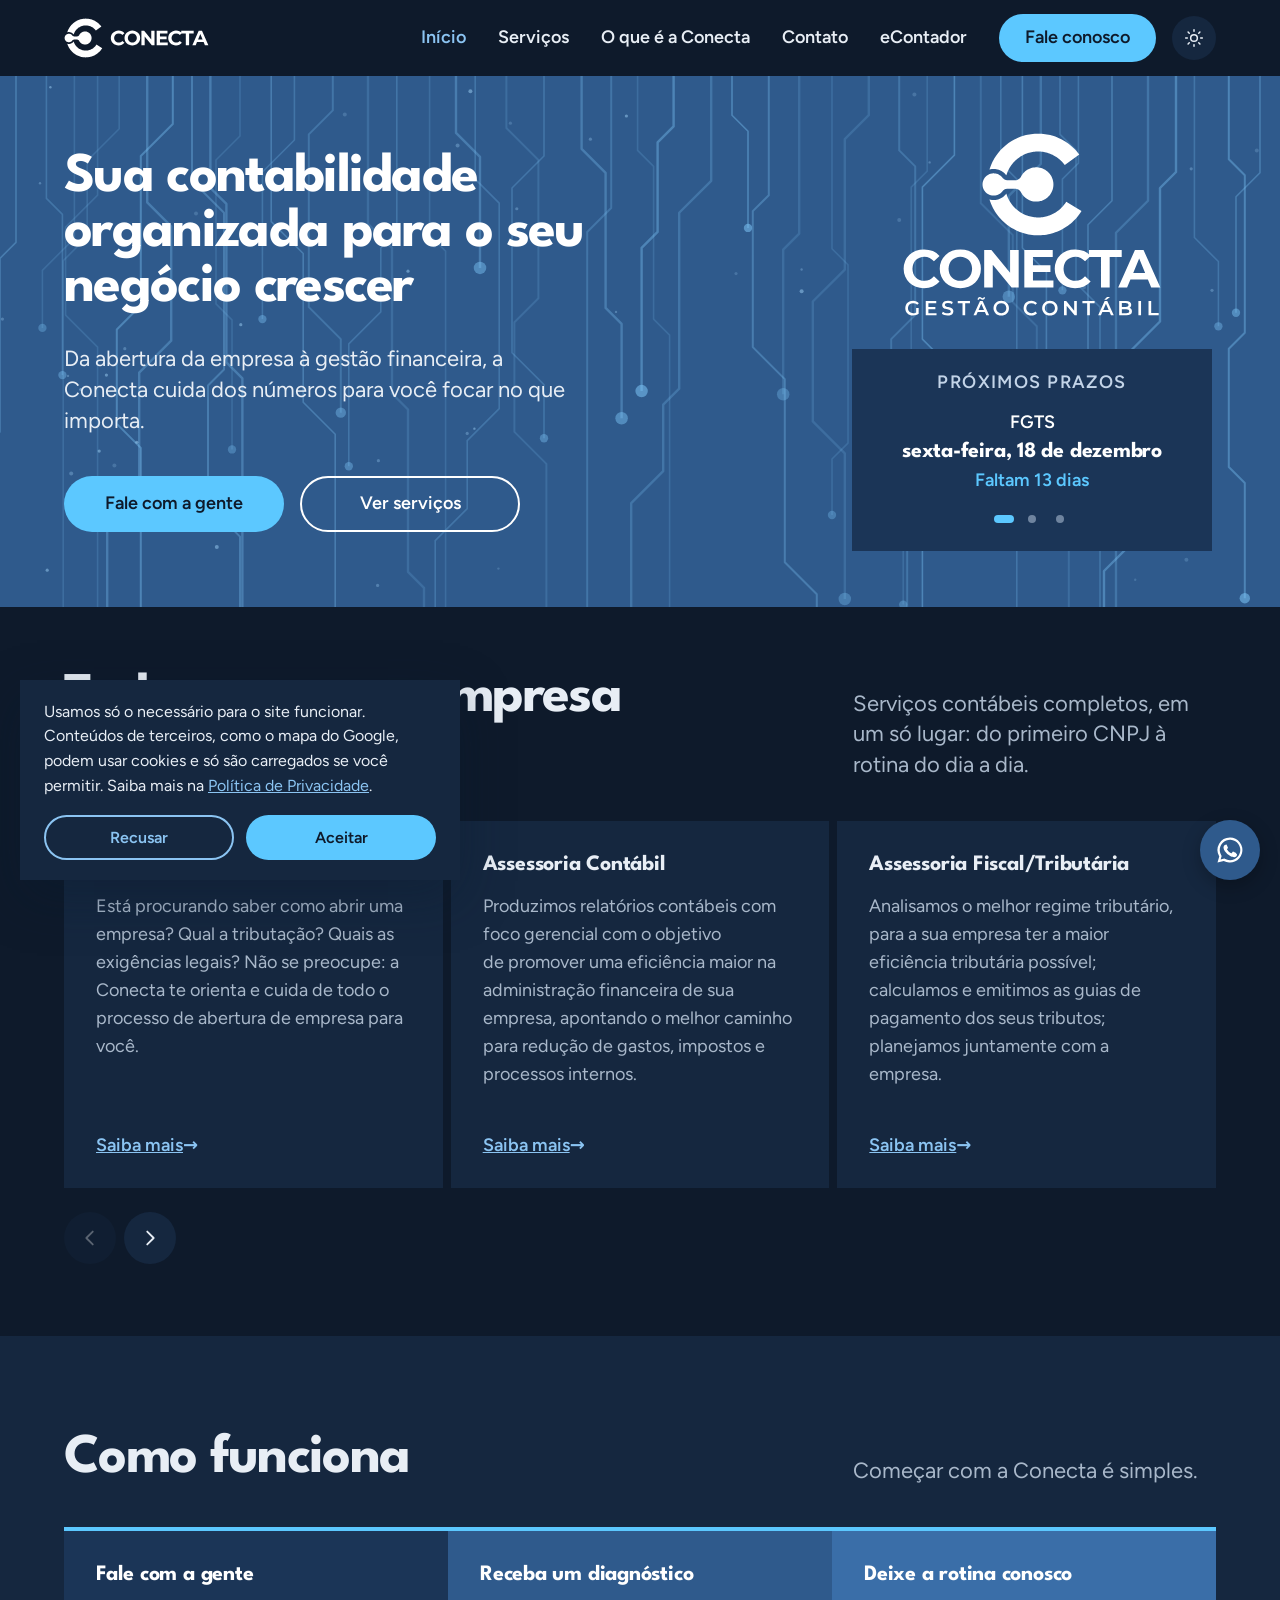
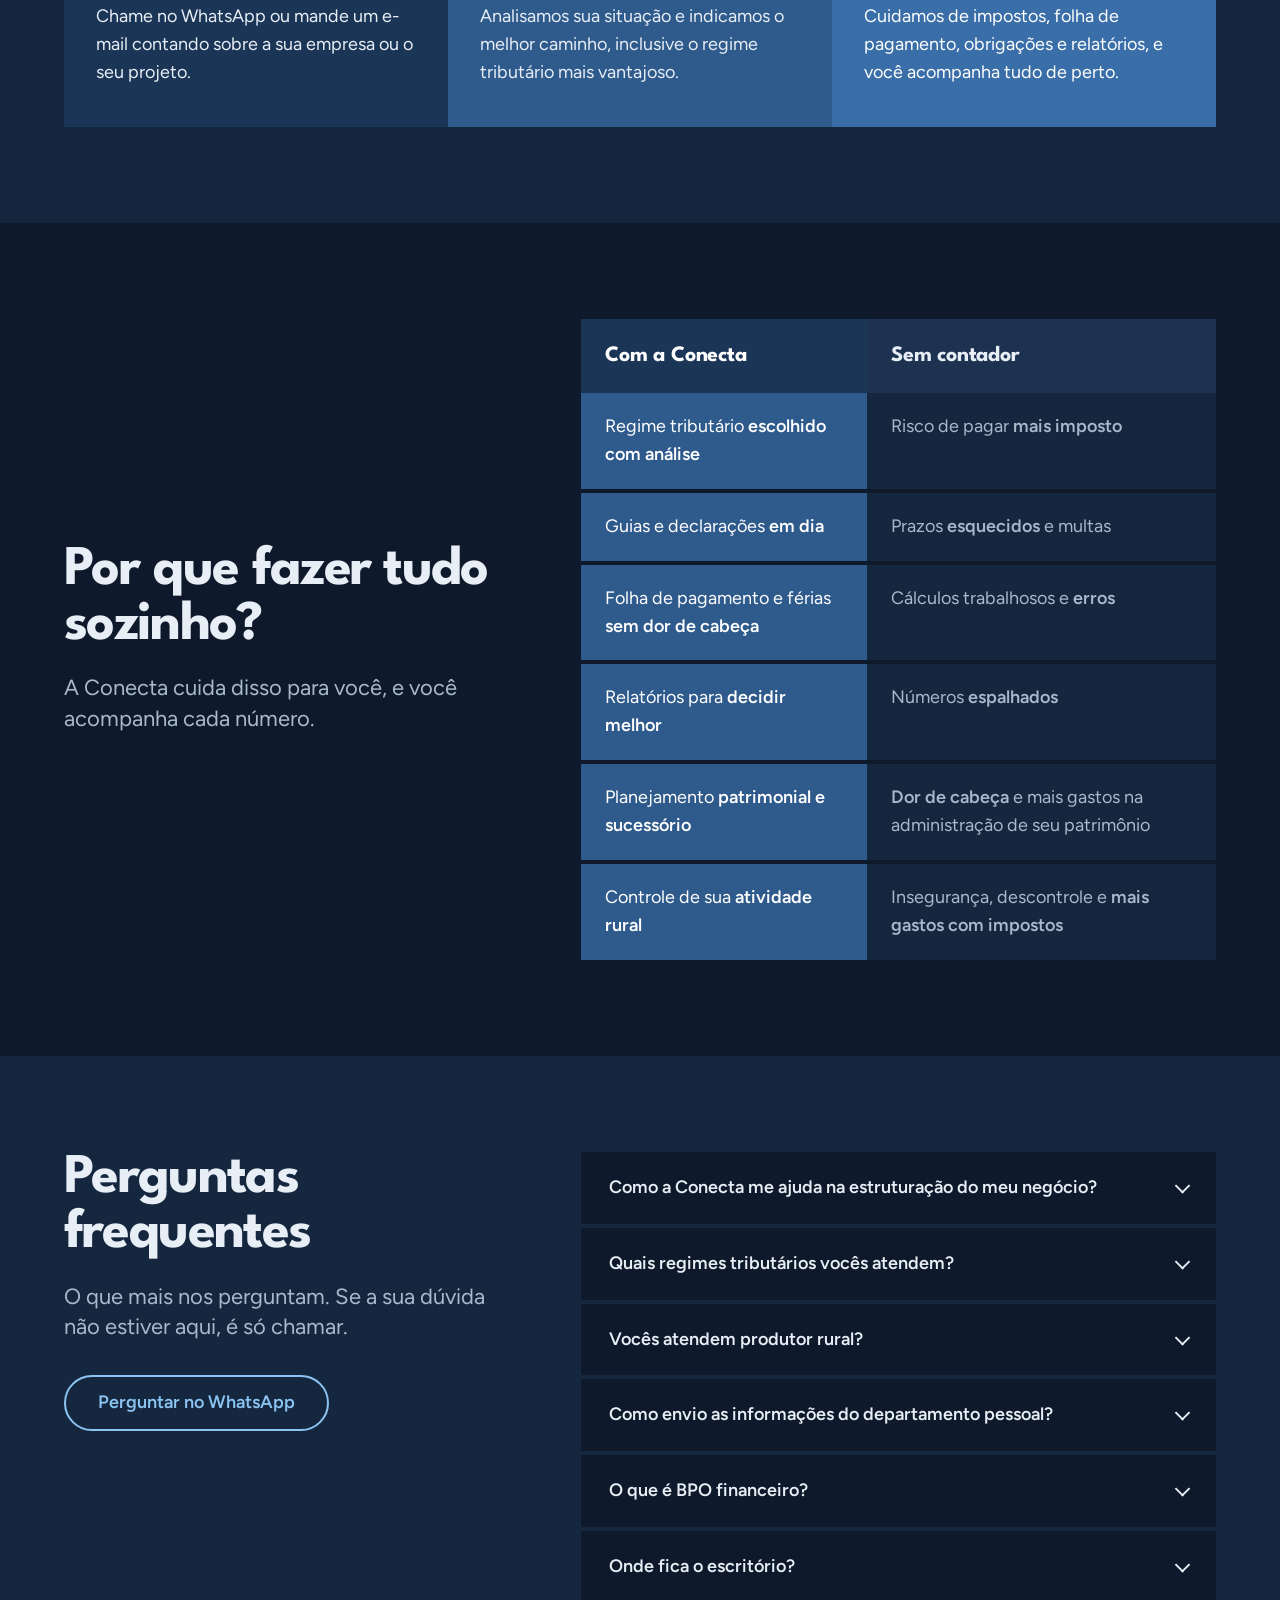
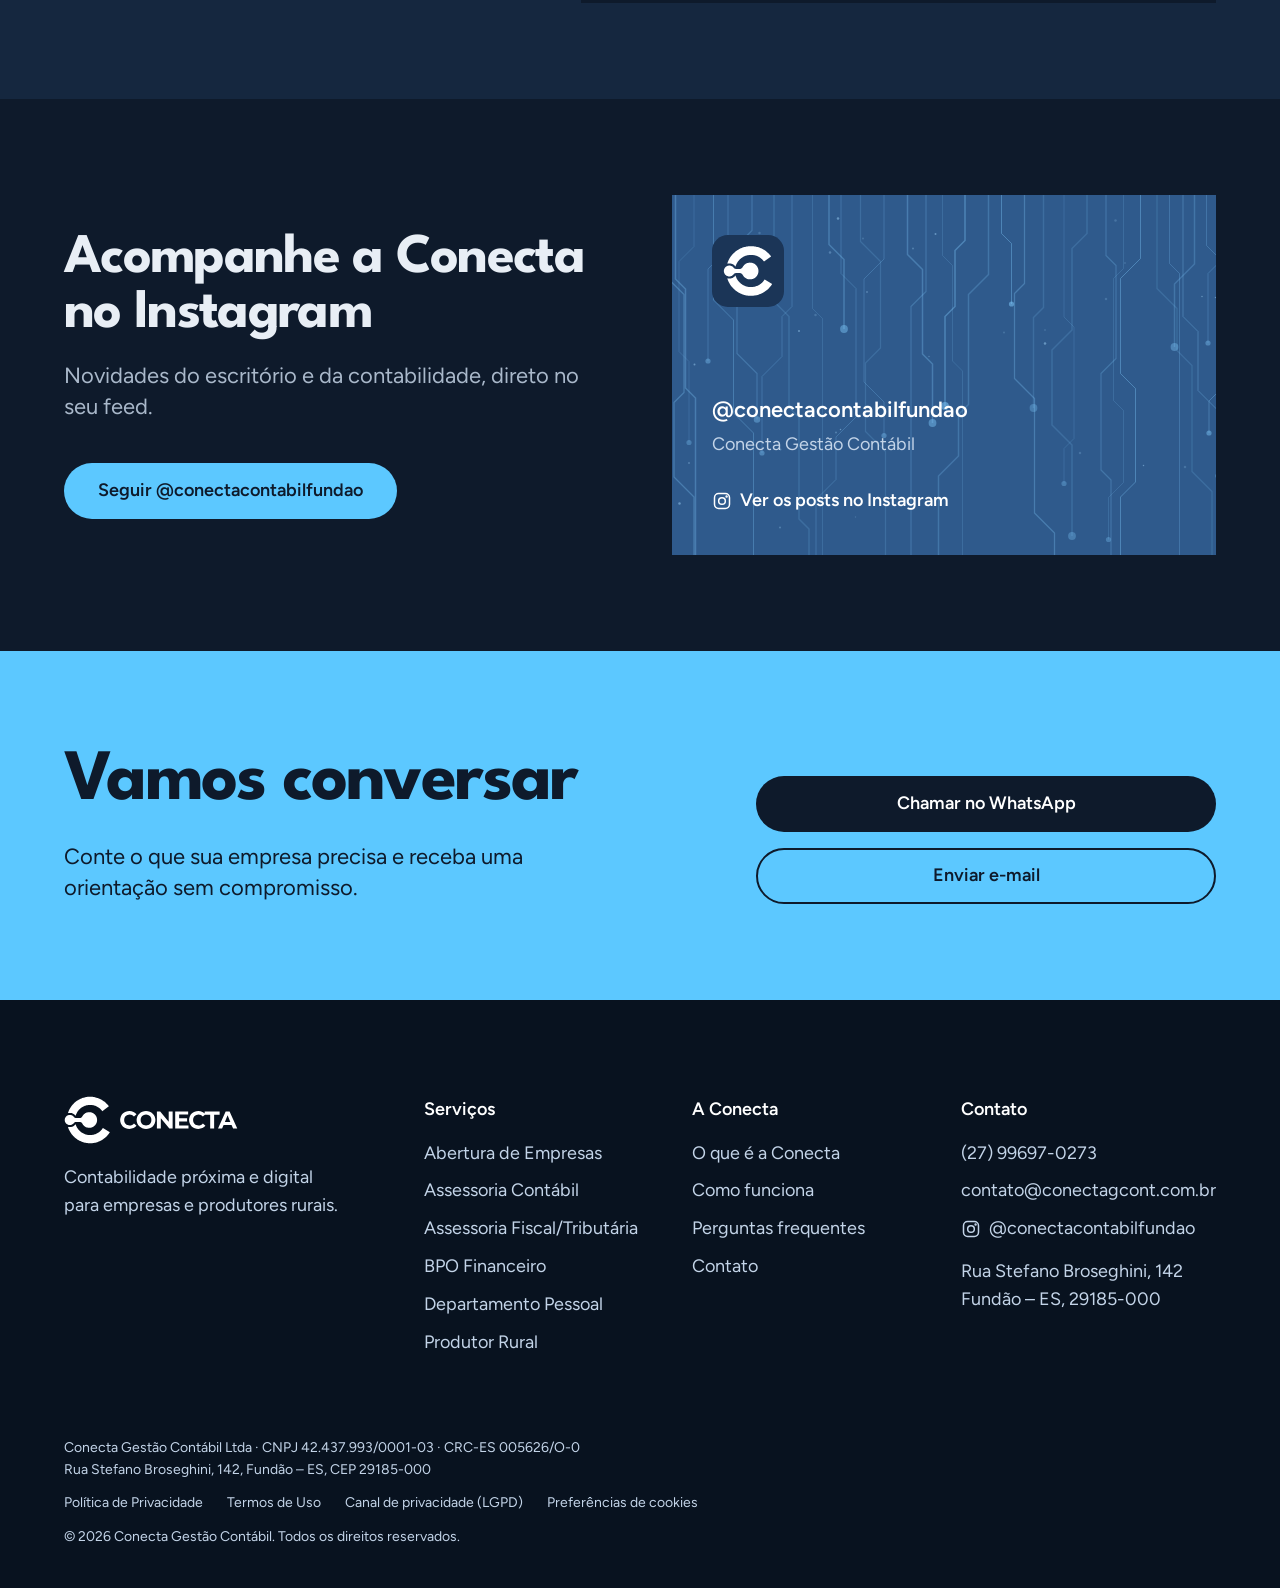
<file: index.html>
<!DOCTYPE html>
<html lang="pt-BR" data-tema="escuro">
<head>
  <meta charset="UTF-8">
  <meta name="viewport" content="width=device-width, initial-scale=1.0">
  <title>Conecta Gestão Contábil | Contabilidade em Fundão – ES</title>
  <meta name="description" content="Conecta Gestão Contábil: abertura de empresas, assessoria contábil e fiscal, departamento pessoal, BPO financeiro e produtor rural em Fundão (ES).">
  <script>
    // O site abre no modo escuro, a não ser que a pessoa tenha escolhido o claro
    try {
      var tema = localStorage.getItem("tema");
      if (tema) document.documentElement.dataset.tema = tema;
    } catch (e) {}
  </script>
  <link rel="icon" type="image/png" href="assets/img/favicon.png">
  <link rel="stylesheet" href="assets/css/style.css">
</head>
<body>
  <header class="cabecalho">
    <div class="container">
      <a class="logo" href="index.html"><img src="assets/img/logo-horizontal-azul.svg" alt="Conecta Gestão Contábil" width="145" height="40"></a>
      <nav aria-label="Menu principal">
        <button class="tema-botao" type="button" aria-label="Ativar modo noturno">
          <svg class="lua" viewBox="0 0 24 24" fill="none" stroke="currentColor" stroke-width="1.8" stroke-linecap="round" stroke-linejoin="round" aria-hidden="true"><path d="M21 12.8A9 9 0 1 1 11.2 3a7 7 0 0 0 9.8 9.8z"/></svg>
          <svg class="sol" viewBox="0 0 24 24" fill="none" stroke="currentColor" stroke-width="1.8" stroke-linecap="round" stroke-linejoin="round" aria-hidden="true"><circle cx="12" cy="12" r="4"/><path d="M12 2v2M12 20v2M4.9 4.9l1.4 1.4M17.7 17.7l1.4 1.4M2 12h2M20 12h2M4.9 19.1l1.4-1.4M17.7 6.3l1.4-1.4"/></svg>
        </button>
        <button class="menu-botao" aria-label="Abrir menu" aria-expanded="false"><svg viewBox="0 0 24 24" fill="none" stroke="currentColor" stroke-width="2" stroke-linecap="round" aria-hidden="true"><path d="M4 7h16M4 12h16M4 17h16"/></svg></button>
        <ul class="menu">
          <li><a href="index.html" aria-current="page">Início</a></li>
          <li><a href="pages/servicos.html">Serviços</a></li>
          <li><a href="pages/sobre.html">O que é a Conecta</a></li>
          <li><a href="pages/contato.html">Contato</a></li>
          <li><a href="https://econtador.alterdata.com.br/" target="_blank" rel="noopener">eContador</a></li>
          <li><a class="botao botao-primario" href="https://wa.me/5527996970273" target="_blank" rel="noopener">Fale conosco</a></li>
        </ul>
      </nav>
    </div>
  </header>

  <main>
    <section class="hero">
      <div class="hero-texto">
        <h1>Sua contabilidade organizada para o seu negócio crescer</h1>
        <p>Da abertura da empresa à gestão financeira, a Conecta cuida dos números para você focar no que importa.</p>
        <div class="botoes">
          <a class="botao botao-primario" href="https://wa.me/5527996970273" target="_blank" rel="noopener">Fale com a gente</a>
          <a class="botao botao-contorno" href="pages/servicos.html">Ver serviços</a>
        </div>
      </div>
      <div class="hero-painel">
        <img src="assets/img/logo-vertical.svg" alt="" width="200" height="142">
        <!-- O main.js troca as datas pelos próximos vencimentos e pelos dias que faltam -->
        <div class="vencimento">
          <p class="vencimento-rotulo">Próximos prazos</p>
          <ul class="prazos">
            <li data-prazo="das"><span class="prazo-nome">DAS</span><span class="prazo-data">Dia 20</span><span class="prazo-falta"></span></li>
            <li data-prazo="fgts"><span class="prazo-nome">FGTS</span><span class="prazo-data">Dia 20</span><span class="prazo-falta"></span></li>
            <li data-prazo="inss"><span class="prazo-nome">INSS</span><span class="prazo-data">Dia 20</span><span class="prazo-falta"></span></li>
          </ul>
        </div>
      </div>
    </section>

    <section class="secao">
      <div class="container">
        <div class="secao-cabeca">
          <h2 class="titulo">Tudo o que sua empresa precisa</h2>
          <p class="subtitulo">Serviços contábeis completos, em um só lugar: do primeiro CNPJ à rotina do dia a dia.</p>
        </div>
        <div class="carrossel">
          <div class="carrossel-trilho cartoes" tabindex="0" aria-label="Serviços">
            <article class="cartao" id="abertura-de-empresas">
              <h3>Abertura de Empresas</h3>
              <p>Está procurando saber como abrir uma empresa? Qual a tributação? Quais as exigências legais? Não se preocupe: a Conecta te orienta e cuida de todo o processo de abertura de empresa para você.</p>
              <a class="link" href="pages/servicos.html#abertura-de-empresas">Saiba mais</a>
            </article>
            <article class="cartao" id="assessoria-contabil">
              <h3>Assessoria Contábil</h3>
              <p>Produzimos relatórios contábeis com foco gerencial com o objetivo de promover uma eficiência maior na administração financeira de sua empresa, apontando o melhor caminho para redução de gastos, impostos e processos internos.</p>
              <a class="link" href="pages/servicos.html#assessoria-contabil">Saiba mais</a>
            </article>
            <article class="cartao" id="assessoria-fiscal-tributaria">
              <h3>Assessoria Fiscal/Tributária</h3>
              <p>Analisamos o melhor regime tributário, para a sua empresa ter a maior eficiência tributária possível; calculamos e emitimos as guias de pagamento dos seus tributos; planejamos juntamente com a empresa.</p>
              <a class="link" href="pages/servicos.html#assessoria-fiscal-tributaria">Saiba mais</a>
            </article>
            <article class="cartao" id="bpo-financeiro">
              <h3>BPO Financeiro</h3>
              <p>Deixe a gestão das finanças conosco para que você possa ganhar tempo, aumentar a eficiência e ao mesmo tempo diminuindo custos administrativos do seu negócio.</p>
              <a class="link" href="pages/servicos.html#bpo-financeiro">Saiba mais</a>
            </article>
            <article class="cartao" id="departamento-pessoal">
              <h3>Departamento Pessoal</h3>
              <p>Atendimento personalizado e tecnologicamente avançado para todos os seus serviços de departamento de pessoal. Todas as informações e movimentação do seu departamento pessoal são enviadas para nós de forma eletrônica, sem complicação e de forma segura.</p>
              <a class="link" href="pages/servicos.html#departamento-pessoal">Saiba mais</a>
            </article>
            <article class="cartao" id="produtor-rural-pessoa-fisica-e-pessoa-juridica">
              <h3>Produtor Rural</h3>
              <p>Análise da melhor forma de tributação conforme cada caso, acompanhamento mensal do resultado da atividade rural, elaboração de livro caixa da atividade rural, LCDPR, ITR, CCIR, regularização de documentos do seu imóvel rural, gestão patrimonial.</p>
              <a class="link" href="pages/servicos.html#produtor-rural-pessoa-fisica-e-pessoa-juridica">Saiba mais</a>
            </article>
          </div>
          <div class="carrossel-controles">
            <button class="carrossel-seta anterior" type="button" aria-label="Serviço anterior"><svg viewBox="0 0 24 24" fill="none" stroke="currentColor" stroke-width="2" stroke-linecap="round" stroke-linejoin="round" aria-hidden="true"><path d="M15 5l-7 7 7 7"/></svg></button>
            <button class="carrossel-seta proximo" type="button" aria-label="Próximo serviço"><svg viewBox="0 0 24 24" fill="none" stroke="currentColor" stroke-width="2" stroke-linecap="round" stroke-linejoin="round" aria-hidden="true"><path d="M9 5l7 7-7 7"/></svg></button>
          </div>
        </div>
      </div>
    </section>

    <section class="secao secao-alt" id="como-funciona">
      <div class="container">
        <div class="secao-cabeca">
          <h2 class="titulo">Como funciona</h2>
          <p class="subtitulo">Começar com a Conecta é simples.</p>
        </div>
        <ol class="passos">
          <li>
            <h3>Fale com a gente</h3>
            <p>Chame no WhatsApp ou mande um e-mail contando sobre a sua empresa ou o seu projeto.</p>
          </li>
          <li>
            <h3>Receba um diagnóstico</h3>
            <p>Analisamos sua situação e indicamos o melhor caminho, inclusive o regime tributário mais vantajoso.</p>
          </li>
          <li>
            <h3>Deixe a rotina conosco</h3>
            <p>Cuidamos de impostos, folha de pagamento, obrigações e relatórios, e você acompanha tudo de perto.</p>
          </li>
        </ol>
      </div>
    </section>

    <section class="secao">
      <div class="container comparativo">
        <div>
          <h2 class="titulo">Por que fazer tudo sozinho?</h2>
          <p class="subtitulo">A Conecta cuida disso para você, e você acompanha cada número.</p>
        </div>
        <table class="tabela">
          <thead>
            <tr><th>Com a Conecta</th><th>Sem contador</th></tr>
          </thead>
          <tbody>
            <tr><td>Regime tributário <strong>escolhido com análise</strong></td><td>Risco de pagar <strong>mais imposto</strong></td></tr>
            <tr><td>Guias e declarações <strong>em dia</strong></td><td>Prazos <strong>esquecidos</strong> e multas</td></tr>
            <tr><td>Folha de pagamento e férias <strong>sem dor de cabeça</strong></td><td>Cálculos trabalhosos e <strong>erros</strong></td></tr>
            <tr><td>Relatórios para <strong>decidir melhor</strong></td><td>Números <strong>espalhados</strong></td></tr>
            <tr><td>Planejamento <strong>patrimonial e sucessório</strong></td><td><strong>Dor de cabeça</strong> e mais gastos na administração de seu patrimônio</td></tr>
            <tr><td>Controle de sua <strong>atividade rural</strong></td><td>Insegurança, descontrole e <strong>mais gastos com impostos</strong></td></tr>
          </tbody>
        </table>
      </div>
    </section>

    <section class="secao secao-alt" id="perguntas">
      <div class="container faq">
        <div class="faq-intro">
          <h2 class="titulo">Perguntas frequentes</h2>
          <p class="subtitulo">O que mais nos perguntam. Se a sua dúvida não estiver aqui, é só chamar.</p>
          <a class="botao botao-contorno" href="https://wa.me/5527996970273" target="_blank" rel="noopener">Perguntar no WhatsApp</a>
        </div>
        <div class="faq-lista">
            <details>
              <summary>Como a Conecta me ajuda na estruturação do meu negócio?</summary>
              <p>Analisamos a melhor tributação e o quadro societário, registramos o contrato social e cuidamos de alvarás, licenças e da legalização nos órgãos públicos.</p>
            </details>
            <details>
              <summary>Quais regimes tributários vocês atendem?</summary>
              <p>Atendemos empresas do Simples Nacional, Lucro Presumido e Lucro Real, além de entidades imunes e isentas.</p>
            </details>
            <details>
              <summary>Vocês atendem produtor rural?</summary>
              <p>Sim, tanto pessoa física quanto pessoa jurídica: livro caixa da atividade rural, LCDPR, ITR, CCIR, regularização de documentos do imóvel e gestão patrimonial.</p>
            </details>
            <details>
              <summary>Como envio as informações do departamento pessoal?</summary>
              <p>Tudo é enviado de forma eletrônica, sem papelada. A Conecta cuida da folha de pagamento, admissões, demissões, férias e das guias de recolhimento.</p>
            </details>
            <details>
              <summary>O que é BPO financeiro?</summary>
              <p>É quando a Conecta assume a rotina financeira da sua empresa: contas a pagar e receber, fluxo de caixa, emissão de notas, conciliação e relatórios.</p>
            </details>
            <details>
              <summary>Onde fica o escritório?</summary>
              <p>Na Rua Stefano Broseghini, 142, em Fundão (ES). Também atendemos pelo WhatsApp e por e-mail ou, se preferir, vamos até você.</p>
            </details>
        </div>
      </div>
    </section>

    <section class="secao" id="instagram">
      <div class="container instagram">
        <div class="instagram-texto">
          <h2 class="titulo">Acompanhe a Conecta no Instagram</h2>
          <p class="subtitulo">Novidades do escritório e da contabilidade, direto no seu feed.</p>
          <a class="botao botao-primario" href="https://www.instagram.com/conectacontabilfundao/" target="_blank" rel="noopener">Seguir @conectacontabilfundao</a>
        </div>
        <!-- Posts do Instagram: o código do widget (ver docs/identidade-visual.md) entra no lugar deste cartão -->
        <div class="instagram-feed">
          <a class="instagram-perfil" href="https://www.instagram.com/conectacontabilfundao/" target="_blank" rel="noopener">
            <img src="assets/img/icone.svg" alt="" width="72" height="72">
            <strong>@conectacontabilfundao</strong>
            <span>Conecta Gestão Contábil</span>
            <span class="instagram-ver"><svg viewBox="0 0 24 24" fill="none" stroke="currentColor" stroke-width="1.8" stroke-linecap="round" stroke-linejoin="round" aria-hidden="true"><rect x="3" y="3" width="18" height="18" rx="5"/><circle cx="12" cy="12" r="4"/><circle cx="17.5" cy="6.5" r="0.6" fill="currentColor"/></svg>Ver os posts no Instagram</span>
          </a>
        </div>
      </div>
    </section>

    <section class="chamada">
      <div class="container">
        <div>
          <h2 class="titulo">Vamos conversar</h2>
          <p>Conte o que sua empresa precisa e receba uma orientação sem compromisso.</p>
        </div>
        <div class="botoes">
          <a class="botao botao-noite" href="https://wa.me/5527996970273" target="_blank" rel="noopener">Chamar no WhatsApp</a>
          <a class="botao botao-contorno" href="mailto:contato@conectagcont.com.br">Enviar e-mail</a>
        </div>
      </div>
    </section>
  </main>

  <footer class="rodape">
    <div class="container">
      <div class="rodape-grade">
        <div class="rodape-marca">
          <img src="assets/img/logo-horizontal.svg" alt="Conecta Gestão Contábil" width="145" height="40">
          <p>Contabilidade próxima e digital para empresas e produtores rurais.</p>
        </div>
        <div>
          <h2>Serviços</h2>
          <ul>
            <li><a href="pages/servicos.html#abertura-de-empresas">Abertura de Empresas</a></li>
            <li><a href="pages/servicos.html#assessoria-contabil">Assessoria Contábil</a></li>
            <li><a href="pages/servicos.html#assessoria-fiscal-tributaria">Assessoria Fiscal/Tributária</a></li>
            <li><a href="pages/servicos.html#bpo-financeiro">BPO Financeiro</a></li>
            <li><a href="pages/servicos.html#departamento-pessoal">Departamento Pessoal</a></li>
            <li><a href="pages/servicos.html#produtor-rural-pessoa-fisica-e-pessoa-juridica">Produtor Rural</a></li>
          </ul>
        </div>
        <div>
          <h2>A Conecta</h2>
          <ul>
            <li><a href="pages/sobre.html">O que é a Conecta</a></li>
            <li><a href="index.html#como-funciona">Como funciona</a></li>
            <li><a href="index.html#perguntas">Perguntas frequentes</a></li>
            <li><a href="pages/contato.html">Contato</a></li>
          </ul>
        </div>
        <div>
          <h2>Contato</h2>
          <ul>
            <li><a href="https://wa.me/5527996970273" target="_blank" rel="noopener">(27) 99697-0273</a></li>
            <li><a href="mailto:contato@conectagcont.com.br">contato@conectagcont.com.br</a></li>
            <li><a class="rodape-instagram" href="https://www.instagram.com/conectacontabilfundao/" target="_blank" rel="noopener"><svg viewBox="0 0 24 24" fill="none" stroke="currentColor" stroke-width="1.8" stroke-linecap="round" stroke-linejoin="round" aria-hidden="true"><rect x="3" y="3" width="18" height="18" rx="5"/><circle cx="12" cy="12" r="4"/><circle cx="17.5" cy="6.5" r="0.6" fill="currentColor"/></svg>@conectacontabilfundao</a></li>
            <li>Rua Stefano Broseghini, 142<br>Fundão – ES, 29185-000</li>
          </ul>
        </div>
      </div>
      <div class="rodape-fim">
        <p class="rodape-empresa">Conecta Gestão Contábil Ltda · CNPJ 42.437.993/0001-03 · CRC-ES 005626/O-0<br>Rua Stefano Broseghini, 142, Fundão – ES, CEP 29185-000</p>
        <ul class="rodape-legal">
          <li><a href="pages/privacidade.html">Política de Privacidade</a></li>
          <li><a href="pages/termos.html">Termos de Uso</a></li>
          <li><a href="pages/privacidade.html#encarregado">Canal de privacidade (LGPD)</a></li>
          <li><button type="button" class="link-botao" data-preferencias-cookies>Preferências de cookies</button></li>
        </ul>
        <p>&copy; <span id="ano"></span> Conecta Gestão Contábil. Todos os direitos reservados.</p>
      </div>
    </div>
  </footer>

  <a class="whatsapp" href="https://wa.me/5527996970273" target="_blank" rel="noopener" aria-label="Falar no WhatsApp"><svg viewBox="0 0 24 24" fill="currentColor" aria-hidden="true"><path d="M12 2a10 10 0 0 0-8.6 15.1L2 22l5-1.3A10 10 0 1 0 12 2zm0 18.2a8.2 8.2 0 0 1-4.2-1.2l-.3-.2-3 .8.8-2.9-.2-.3A8.2 8.2 0 1 1 12 20.2zm4.5-6.1c-.2-.1-1.5-.7-1.7-.8-.2-.1-.4-.1-.6.1l-.8 1c-.1.2-.3.2-.5.1a6.7 6.7 0 0 1-3.3-2.9c-.2-.4.2-.4.7-1.3.1-.2 0-.3 0-.4l-.8-1.8c-.2-.5-.4-.4-.6-.4h-.5a1 1 0 0 0-.7.3 3 3 0 0 0-.9 2.2 5.2 5.2 0 0 0 1.1 2.8 11.9 11.9 0 0 0 4.6 4c1.7.7 2.4.8 3.2.7.5-.1 1.5-.6 1.7-1.2.2-.6.2-1.1.2-1.2-.1-.1-.3-.2-.5-.3z"/></svg></a>
  <script src="assets/js/main.js"></script>
</body>
</html>
</file>
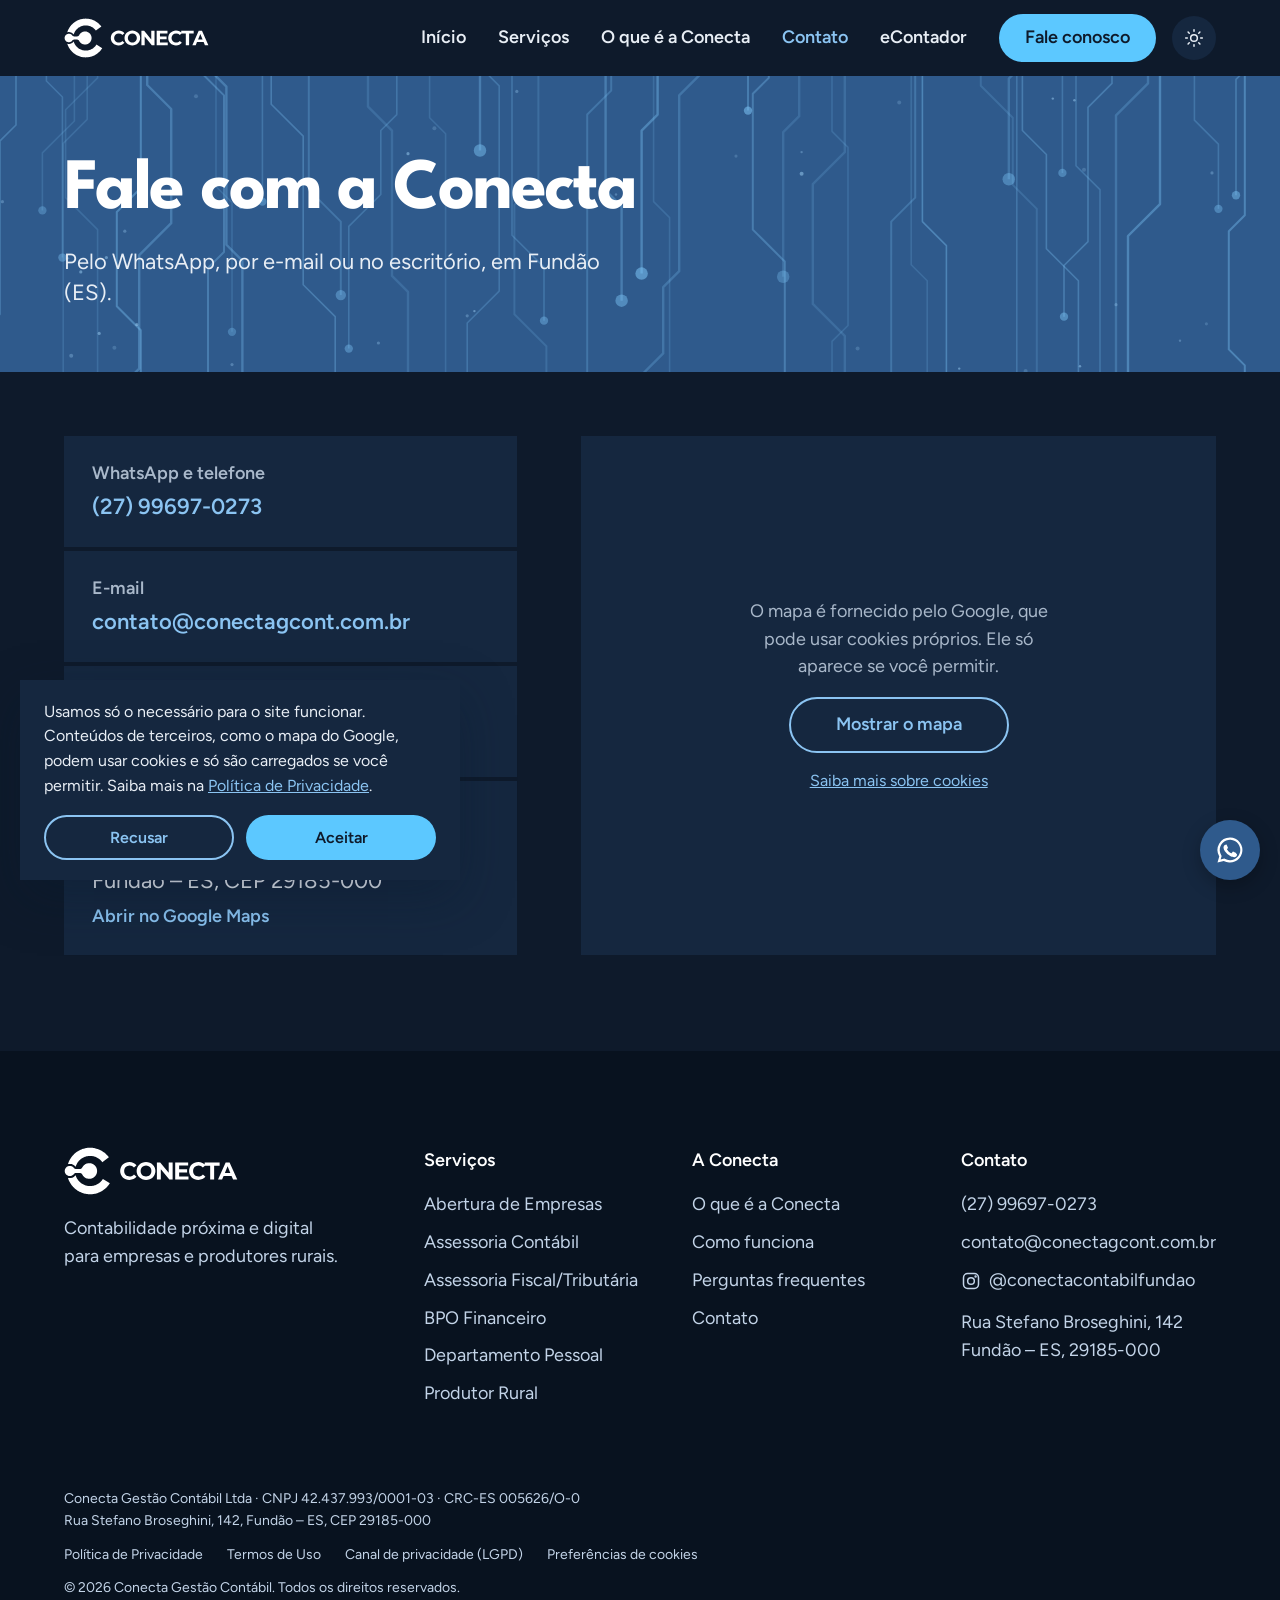
<file: pages/contato.html>
<!DOCTYPE html>
<html lang="pt-BR" data-tema="escuro">
<head>
  <meta charset="UTF-8">
  <meta name="viewport" content="width=device-width, initial-scale=1.0">
  <title>Contato | Conecta Gestão Contábil</title>
  <meta name="description" content="Entre em contato com a Conecta por WhatsApp, e-mail ou visite nosso escritório em Fundão (ES).">
  <script>
    // O site abre no modo escuro, a não ser que a pessoa tenha escolhido o claro
    try {
      var tema = localStorage.getItem("tema");
      if (tema) document.documentElement.dataset.tema = tema;
    } catch (e) {}
  </script>
  <link rel="icon" type="image/png" href="../assets/img/favicon.png">
  <link rel="stylesheet" href="../assets/css/style.css">
</head>
<body>
  <header class="cabecalho">
    <div class="container">
      <a class="logo" href="../index.html"><img src="../assets/img/logo-horizontal-azul.svg" alt="Conecta Gestão Contábil" width="145" height="40"></a>
      <nav aria-label="Menu principal">
        <button class="tema-botao" type="button" aria-label="Ativar modo noturno">
          <svg class="lua" viewBox="0 0 24 24" fill="none" stroke="currentColor" stroke-width="1.8" stroke-linecap="round" stroke-linejoin="round" aria-hidden="true"><path d="M21 12.8A9 9 0 1 1 11.2 3a7 7 0 0 0 9.8 9.8z"/></svg>
          <svg class="sol" viewBox="0 0 24 24" fill="none" stroke="currentColor" stroke-width="1.8" stroke-linecap="round" stroke-linejoin="round" aria-hidden="true"><circle cx="12" cy="12" r="4"/><path d="M12 2v2M12 20v2M4.9 4.9l1.4 1.4M17.7 17.7l1.4 1.4M2 12h2M20 12h2M4.9 19.1l1.4-1.4M17.7 6.3l1.4-1.4"/></svg>
        </button>
        <button class="menu-botao" aria-label="Abrir menu" aria-expanded="false"><svg viewBox="0 0 24 24" fill="none" stroke="currentColor" stroke-width="2" stroke-linecap="round" aria-hidden="true"><path d="M4 7h16M4 12h16M4 17h16"/></svg></button>
        <ul class="menu">
          <li><a href="../index.html">Início</a></li>
          <li><a href="../pages/servicos.html">Serviços</a></li>
          <li><a href="../pages/sobre.html">O que é a Conecta</a></li>
          <li><a href="../pages/contato.html" aria-current="page">Contato</a></li>
          <li><a href="https://econtador.alterdata.com.br/" target="_blank" rel="noopener">eContador</a></li>
          <li><a class="botao botao-primario" href="https://wa.me/5527996970273" target="_blank" rel="noopener">Fale conosco</a></li>
        </ul>
      </nav>
    </div>
  </header>

  <main>
    <section class="topo">
      <div class="container">
        <h1 class="titulo">Fale com a Conecta</h1>
        <p class="subtitulo">Pelo WhatsApp, por e-mail ou no escritório, em Fundão (ES).</p>
      </div>
    </section>

    <section class="secao">
      <div class="container contato-grade">
        <div class="contato-lista">
          <div class="contato-item">
            <div>
              <h2>WhatsApp e telefone</h2>
              <a href="https://wa.me/5527996970273" target="_blank" rel="noopener">(27) 99697-0273</a>
            </div>
          </div>
          <div class="contato-item">
            <div>
              <h2>E-mail</h2>
              <a href="mailto:contato@conectagcont.com.br">contato@conectagcont.com.br</a>
            </div>
          </div>
          <div class="contato-item">
            <div>
              <h2>Instagram</h2>
              <a href="https://www.instagram.com/conectacontabilfundao/" target="_blank" rel="noopener">@conectacontabilfundao</a>
            </div>
          </div>
          <div class="contato-item">
            <div>
              <h2>Endereço</h2>
              <p>Rua Stefano Broseghini, 142<br>Fundão – ES, CEP 29185-000</p>
              <a href="https://maps.app.goo.gl/xSGNAUeT76GwLMH97" target="_blank" rel="noopener">Abrir no Google Maps</a>
            </div>
          </div>
        </div>
        <!-- O mapa do Google só é carregado depois do consentimento (ver main.js) -->
        <div class="mapa" data-consentimento="terceiros"
          data-src="https://www.google.com/maps?q=Rua+Stefano+Broseghini,+142,+Fund%C3%A3o+-+ES,+29185-000&amp;output=embed"
          data-titulo="Mapa do escritório da Conecta">
          <div class="mapa-aviso">
            <p>O mapa é fornecido pelo Google, que pode usar cookies próprios. Ele só aparece se você permitir.</p>
            <button class="botao botao-contorno" type="button" data-aceitar-cookies>Mostrar o mapa</button>
            <a href="../pages/privacidade.html#cookies">Saiba mais sobre cookies</a>
          </div>
        </div>
      </div>
    </section>
  </main>

  <footer class="rodape">
    <div class="container">
      <div class="rodape-grade">
        <div class="rodape-marca">
          <img src="../assets/img/logo-horizontal.svg" alt="Conecta Gestão Contábil" width="145" height="40">
          <p>Contabilidade próxima e digital para empresas e produtores rurais.</p>
        </div>
        <div>
          <h2>Serviços</h2>
          <ul>
            <li><a href="../pages/servicos.html#abertura-de-empresas">Abertura de Empresas</a></li>
            <li><a href="../pages/servicos.html#assessoria-contabil">Assessoria Contábil</a></li>
            <li><a href="../pages/servicos.html#assessoria-fiscal-tributaria">Assessoria Fiscal/Tributária</a></li>
            <li><a href="../pages/servicos.html#bpo-financeiro">BPO Financeiro</a></li>
            <li><a href="../pages/servicos.html#departamento-pessoal">Departamento Pessoal</a></li>
            <li><a href="../pages/servicos.html#produtor-rural-pessoa-fisica-e-pessoa-juridica">Produtor Rural</a></li>
          </ul>
        </div>
        <div>
          <h2>A Conecta</h2>
          <ul>
            <li><a href="../pages/sobre.html">O que é a Conecta</a></li>
            <li><a href="../index.html#como-funciona">Como funciona</a></li>
            <li><a href="../index.html#perguntas">Perguntas frequentes</a></li>
            <li><a href="../pages/contato.html">Contato</a></li>
          </ul>
        </div>
        <div>
          <h2>Contato</h2>
          <ul>
            <li><a href="https://wa.me/5527996970273" target="_blank" rel="noopener">(27) 99697-0273</a></li>
            <li><a href="mailto:contato@conectagcont.com.br">contato@conectagcont.com.br</a></li>
            <li><a class="rodape-instagram" href="https://www.instagram.com/conectacontabilfundao/" target="_blank" rel="noopener"><svg viewBox="0 0 24 24" fill="none" stroke="currentColor" stroke-width="1.8" stroke-linecap="round" stroke-linejoin="round" aria-hidden="true"><rect x="3" y="3" width="18" height="18" rx="5"/><circle cx="12" cy="12" r="4"/><circle cx="17.5" cy="6.5" r="0.6" fill="currentColor"/></svg>@conectacontabilfundao</a></li>
            <li>Rua Stefano Broseghini, 142<br>Fundão – ES, 29185-000</li>
          </ul>
        </div>
      </div>
      <div class="rodape-fim">
        <p class="rodape-empresa">Conecta Gestão Contábil Ltda · CNPJ 42.437.993/0001-03 · CRC-ES 005626/O-0<br>Rua Stefano Broseghini, 142, Fundão – ES, CEP 29185-000</p>
        <ul class="rodape-legal">
          <li><a href="../pages/privacidade.html">Política de Privacidade</a></li>
          <li><a href="../pages/termos.html">Termos de Uso</a></li>
          <li><a href="../pages/privacidade.html#encarregado">Canal de privacidade (LGPD)</a></li>
          <li><button type="button" class="link-botao" data-preferencias-cookies>Preferências de cookies</button></li>
        </ul>
        <p>&copy; <span id="ano"></span> Conecta Gestão Contábil. Todos os direitos reservados.</p>
      </div>
    </div>
  </footer>

  <a class="whatsapp" href="https://wa.me/5527996970273" target="_blank" rel="noopener" aria-label="Falar no WhatsApp"><svg viewBox="0 0 24 24" fill="currentColor" aria-hidden="true"><path d="M12 2a10 10 0 0 0-8.6 15.1L2 22l5-1.3A10 10 0 1 0 12 2zm0 18.2a8.2 8.2 0 0 1-4.2-1.2l-.3-.2-3 .8.8-2.9-.2-.3A8.2 8.2 0 1 1 12 20.2zm4.5-6.1c-.2-.1-1.5-.7-1.7-.8-.2-.1-.4-.1-.6.1l-.8 1c-.1.2-.3.2-.5.1a6.7 6.7 0 0 1-3.3-2.9c-.2-.4.2-.4.7-1.3.1-.2 0-.3 0-.4l-.8-1.8c-.2-.5-.4-.4-.6-.4h-.5a1 1 0 0 0-.7.3 3 3 0 0 0-.9 2.2 5.2 5.2 0 0 0 1.1 2.8 11.9 11.9 0 0 0 4.6 4c1.7.7 2.4.8 3.2.7.5-.1 1.5-.6 1.7-1.2.2-.6.2-1.1.2-1.2-.1-.1-.3-.2-.5-.3z"/></svg></a>
  <script src="../assets/js/main.js"></script>
</body>
</html>
</file>
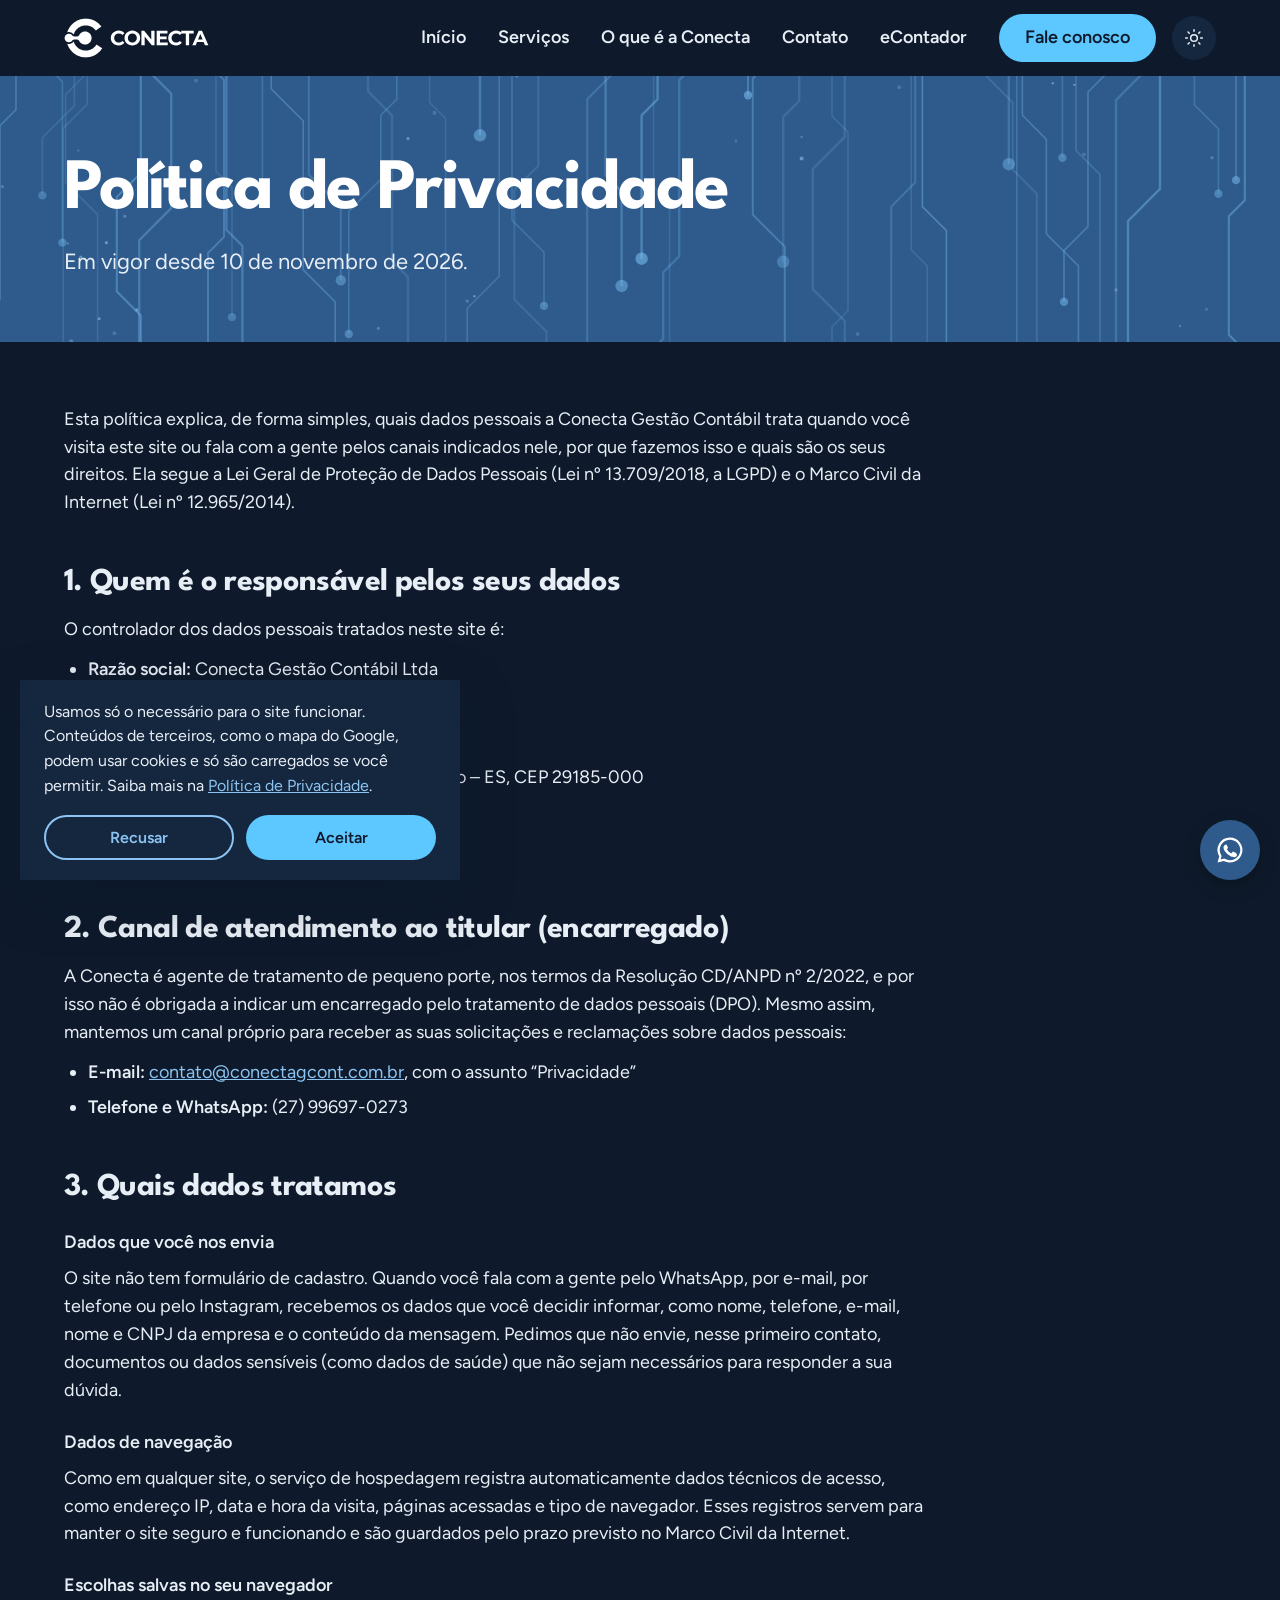
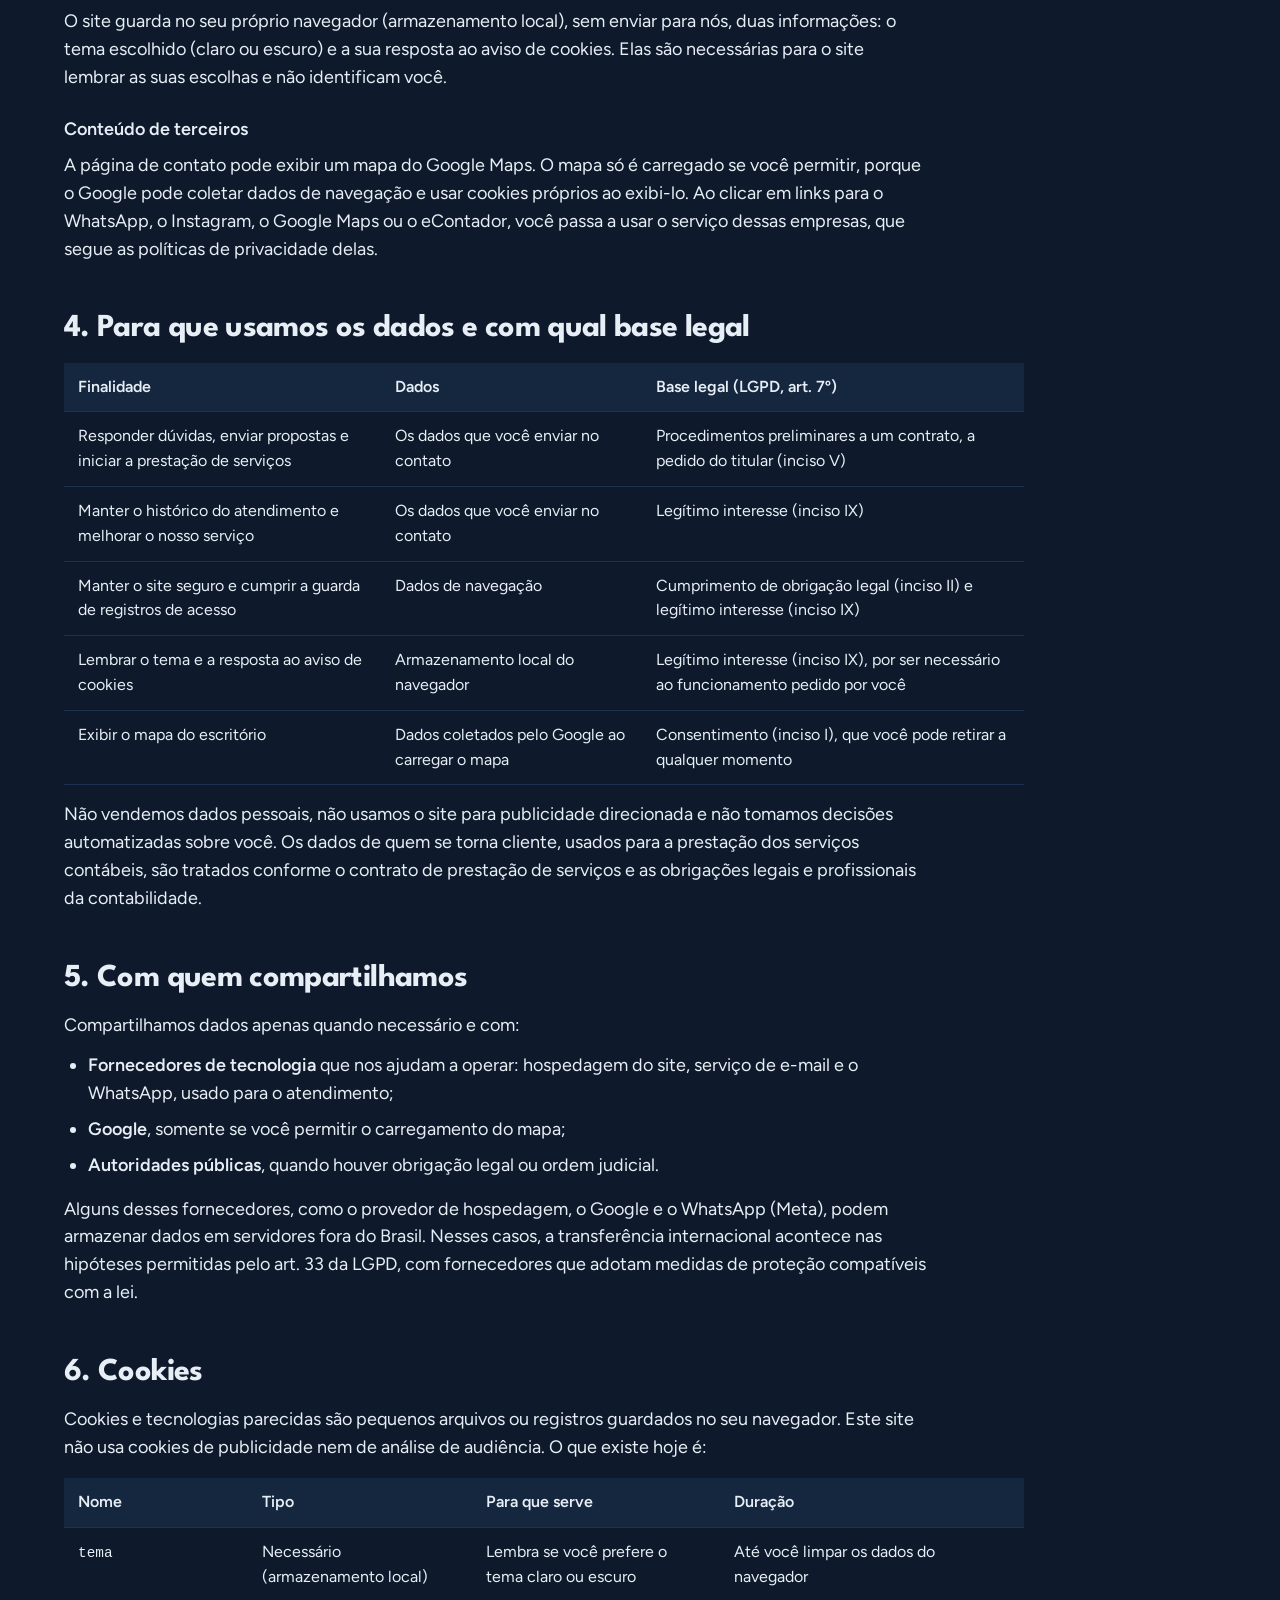
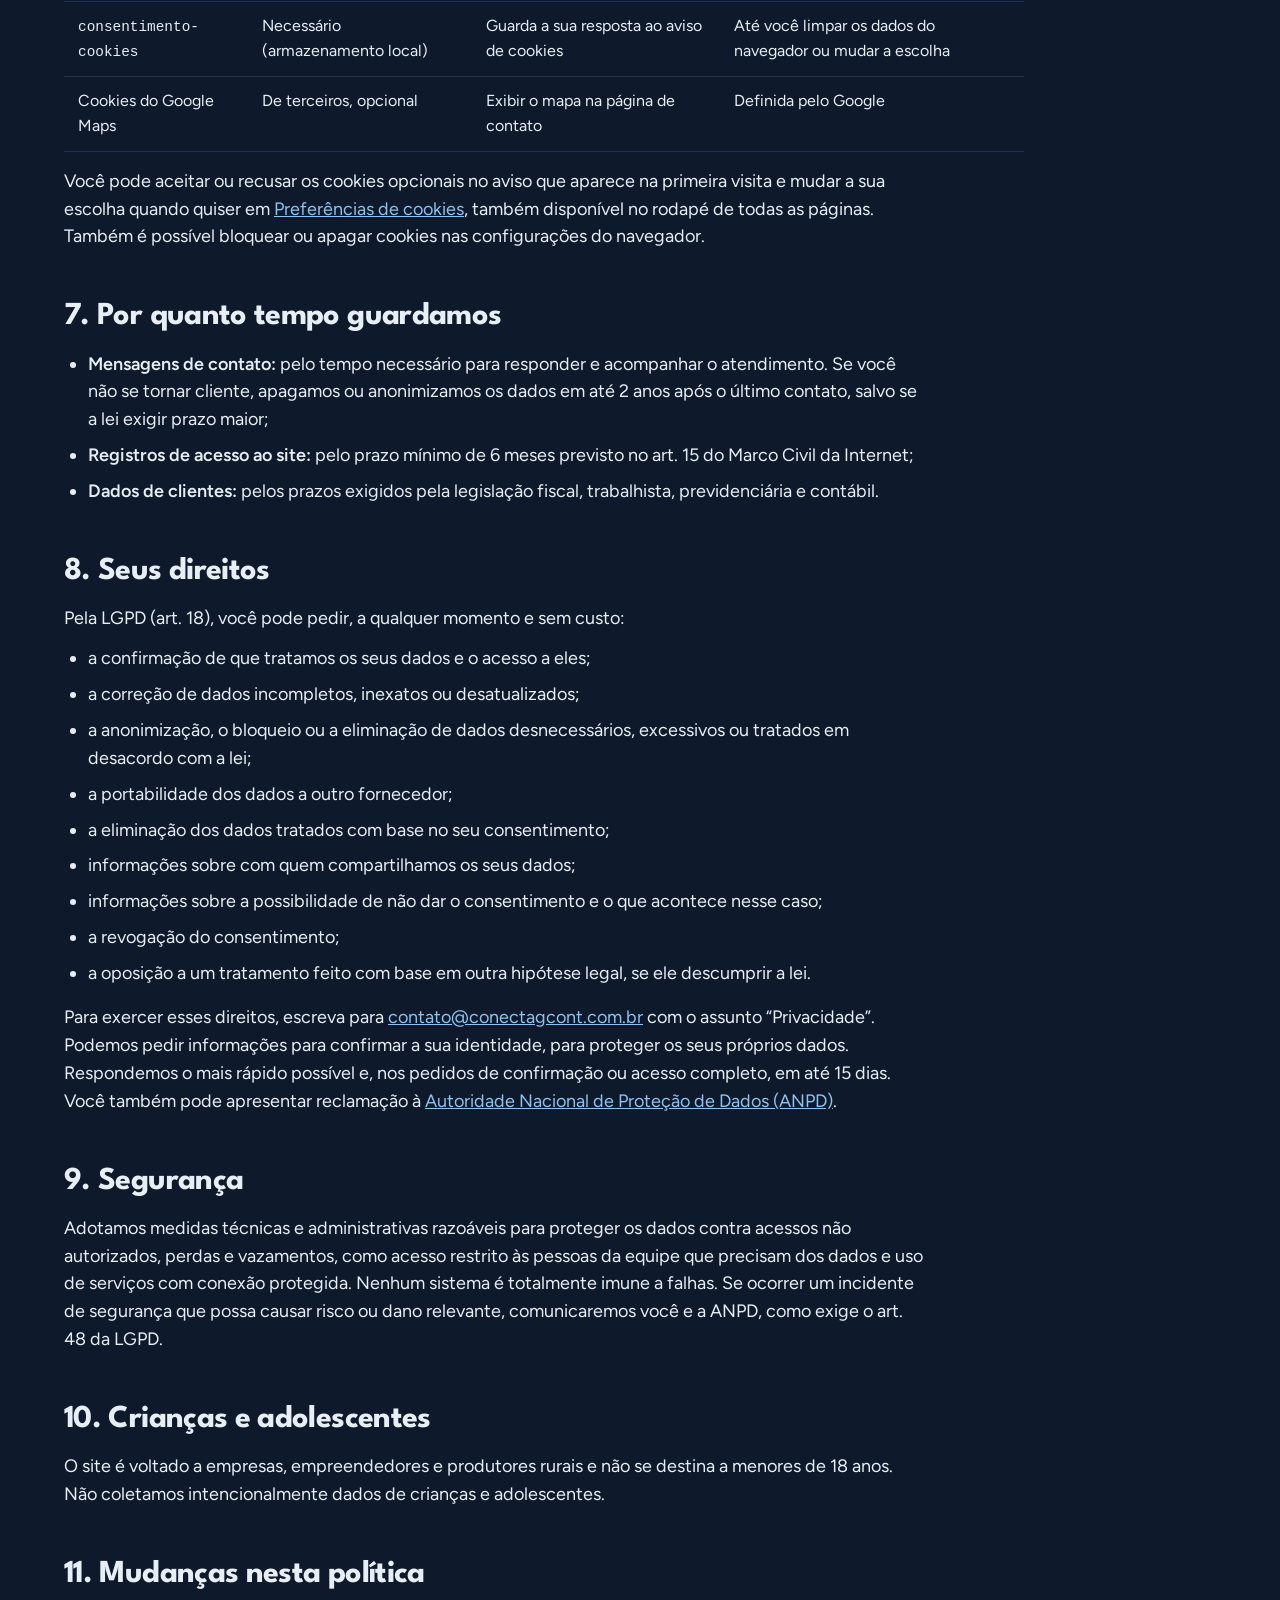
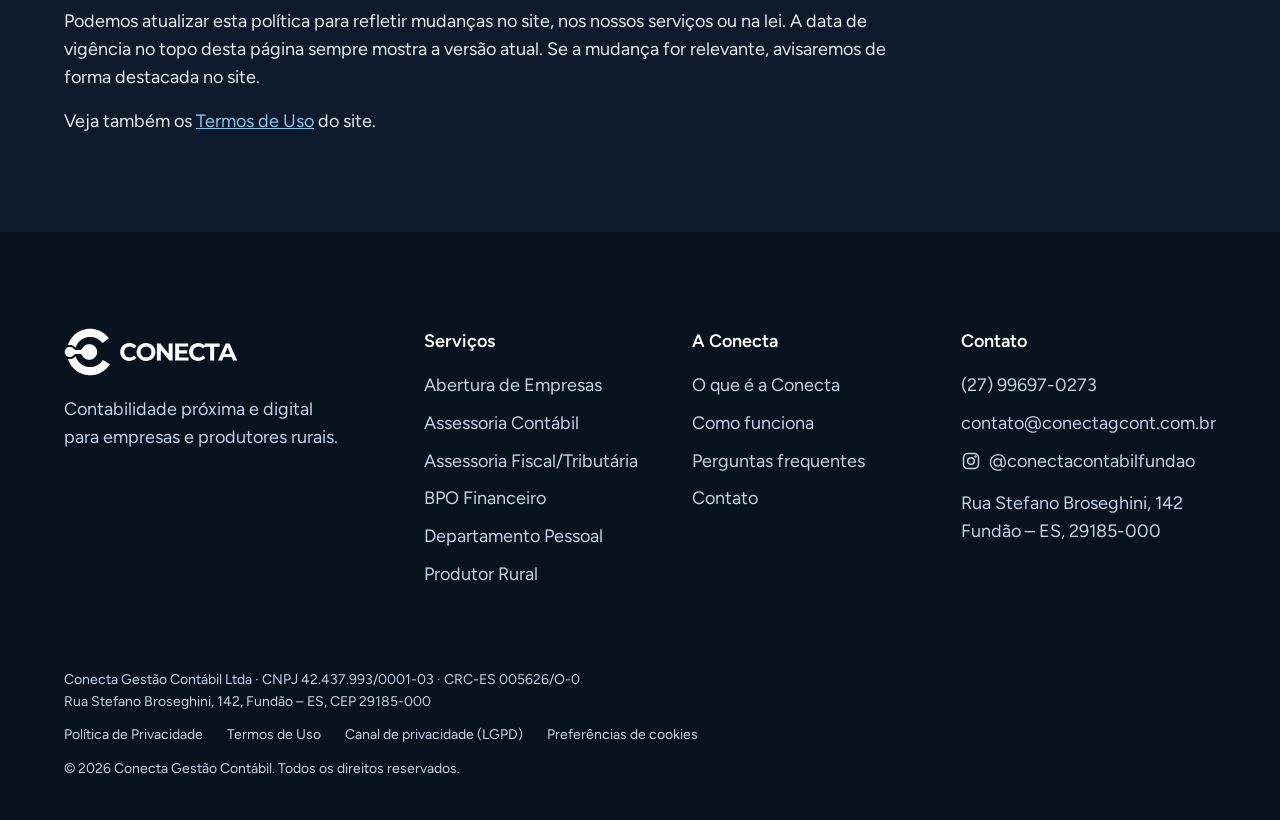
<file: pages/privacidade.html>
<!DOCTYPE html>
<html lang="pt-BR" data-tema="escuro">
<head>
  <meta charset="UTF-8">
  <meta name="viewport" content="width=device-width, initial-scale=1.0">
  <title>Política de Privacidade | Conecta Gestão Contábil</title>
  <meta name="description" content="Como a Conecta Gestão Contábil trata os dados pessoais de quem visita o site ou entra em contato, conforme a LGPD.">
  <script>
    // O site abre no modo escuro, a não ser que a pessoa tenha escolhido o claro
    try {
      var tema = localStorage.getItem("tema");
      if (tema) document.documentElement.dataset.tema = tema;
    } catch (e) {}
  </script>
  <link rel="icon" type="image/png" href="../assets/img/favicon.png">
  <link rel="stylesheet" href="../assets/css/style.css">
</head>
<body>
  <header class="cabecalho">
    <div class="container">
      <a class="logo" href="../index.html"><img src="../assets/img/logo-horizontal-azul.svg" alt="Conecta Gestão Contábil" width="145" height="40"></a>
      <nav aria-label="Menu principal">
        <button class="tema-botao" type="button" aria-label="Ativar modo noturno">
          <svg class="lua" viewBox="0 0 24 24" fill="none" stroke="currentColor" stroke-width="1.8" stroke-linecap="round" stroke-linejoin="round" aria-hidden="true"><path d="M21 12.8A9 9 0 1 1 11.2 3a7 7 0 0 0 9.8 9.8z"/></svg>
          <svg class="sol" viewBox="0 0 24 24" fill="none" stroke="currentColor" stroke-width="1.8" stroke-linecap="round" stroke-linejoin="round" aria-hidden="true"><circle cx="12" cy="12" r="4"/><path d="M12 2v2M12 20v2M4.9 4.9l1.4 1.4M17.7 17.7l1.4 1.4M2 12h2M20 12h2M4.9 19.1l1.4-1.4M17.7 6.3l1.4-1.4"/></svg>
        </button>
        <button class="menu-botao" aria-label="Abrir menu" aria-expanded="false"><svg viewBox="0 0 24 24" fill="none" stroke="currentColor" stroke-width="2" stroke-linecap="round" aria-hidden="true"><path d="M4 7h16M4 12h16M4 17h16"/></svg></button>
        <ul class="menu">
          <li><a href="../index.html">Início</a></li>
          <li><a href="../pages/servicos.html">Serviços</a></li>
          <li><a href="../pages/sobre.html">O que é a Conecta</a></li>
          <li><a href="../pages/contato.html">Contato</a></li>
          <li><a href="https://econtador.alterdata.com.br/" target="_blank" rel="noopener">eContador</a></li>
          <li><a class="botao botao-primario" href="https://wa.me/5527996970273" target="_blank" rel="noopener">Fale conosco</a></li>
        </ul>
      </nav>
    </div>
  </header>

  <main>
    <section class="topo">
      <div class="container">
        <h1 class="titulo">Política de Privacidade</h1>
        <p class="subtitulo">Em vigor desde 10 de novembro de 2026.</p>
      </div>
    </section>

    <section class="secao">
      <div class="container legal">
        <p>Esta política explica, de forma simples, quais dados pessoais a Conecta Gestão Contábil trata quando você visita este site ou fala com a gente pelos canais indicados nele, por que fazemos isso e quais são os seus direitos. Ela segue a Lei Geral de Proteção de Dados Pessoais (Lei nº 13.709/2018, a LGPD) e o Marco Civil da Internet (Lei nº 12.965/2014).</p>

        <h2 id="controlador">1. Quem é o responsável pelos seus dados</h2>
        <p>O controlador dos dados pessoais tratados neste site é:</p>
        <ul>
          <li><strong>Razão social:</strong> Conecta Gestão Contábil Ltda</li>
          <li><strong>Nome fantasia:</strong> Conecta Gestão Contábil</li>
          <li><strong>CNPJ:</strong> 42.437.993/0001-03</li>
          <li><strong>Endereço:</strong> Rua Stefano Broseghini, 142, Fundão – ES, CEP 29185-000</li>
          <li><strong>E-mail:</strong> <a href="mailto:contato@conectagcont.com.br">contato@conectagcont.com.br</a></li>
          <li><strong>Telefone e WhatsApp:</strong> (27) 99697-0273</li>
        </ul>

        <h2 id="encarregado">2. Canal de atendimento ao titular (encarregado)</h2>
        <p>A Conecta é agente de tratamento de pequeno porte, nos termos da Resolução CD/ANPD nº 2/2022, e por isso não é obrigada a indicar um encarregado pelo tratamento de dados pessoais (DPO). Mesmo assim, mantemos um canal próprio para receber as suas solicitações e reclamações sobre dados pessoais:</p>
        <ul>
          <li><strong>E-mail:</strong> <a href="mailto:contato@conectagcont.com.br">contato@conectagcont.com.br</a>, com o assunto “Privacidade”</li>
          <li><strong>Telefone e WhatsApp:</strong> (27) 99697-0273</li>
        </ul>

        <h2 id="dados">3. Quais dados tratamos</h2>
        <h3>Dados que você nos envia</h3>
        <p>O site não tem formulário de cadastro. Quando você fala com a gente pelo WhatsApp, por e-mail, por telefone ou pelo Instagram, recebemos os dados que você decidir informar, como nome, telefone, e-mail, nome e CNPJ da empresa e o conteúdo da mensagem. Pedimos que não envie, nesse primeiro contato, documentos ou dados sensíveis (como dados de saúde) que não sejam necessários para responder a sua dúvida.</p>
        <h3>Dados de navegação</h3>
        <p>Como em qualquer site, o serviço de hospedagem registra automaticamente dados técnicos de acesso, como endereço IP, data e hora da visita, páginas acessadas e tipo de navegador. Esses registros servem para manter o site seguro e funcionando e são guardados pelo prazo previsto no Marco Civil da Internet.</p>
        <h3>Escolhas salvas no seu navegador</h3>
        <p>O site guarda no seu próprio navegador (armazenamento local), sem enviar para nós, duas informações: o tema escolhido (claro ou escuro) e a sua resposta ao aviso de cookies. Elas são necessárias para o site lembrar as suas escolhas e não identificam você.</p>
        <h3>Conteúdo de terceiros</h3>
        <p>A página de contato pode exibir um mapa do Google Maps. O mapa só é carregado se você permitir, porque o Google pode coletar dados de navegação e usar cookies próprios ao exibi-lo. Ao clicar em links para o WhatsApp, o Instagram, o Google Maps ou o eContador, você passa a usar o serviço dessas empresas, que segue as políticas de privacidade delas.</p>

        <h2 id="finalidades">4. Para que usamos os dados e com qual base legal</h2>
        <div class="tabela-rolagem">
          <table class="tabela-legal">
            <thead><tr><th>Finalidade</th><th>Dados</th><th>Base legal (LGPD, art. 7º)</th></tr></thead>
            <tbody>
              <tr><td>Responder dúvidas, enviar propostas e iniciar a prestação de serviços</td><td>Os dados que você enviar no contato</td><td>Procedimentos preliminares a um contrato, a pedido do titular (inciso V)</td></tr>
              <tr><td>Manter o histórico do atendimento e melhorar o nosso serviço</td><td>Os dados que você enviar no contato</td><td>Legítimo interesse (inciso IX)</td></tr>
              <tr><td>Manter o site seguro e cumprir a guarda de registros de acesso</td><td>Dados de navegação</td><td>Cumprimento de obrigação legal (inciso II) e legítimo interesse (inciso IX)</td></tr>
              <tr><td>Lembrar o tema e a resposta ao aviso de cookies</td><td>Armazenamento local do navegador</td><td>Legítimo interesse (inciso IX), por ser necessário ao funcionamento pedido por você</td></tr>
              <tr><td>Exibir o mapa do escritório</td><td>Dados coletados pelo Google ao carregar o mapa</td><td>Consentimento (inciso I), que você pode retirar a qualquer momento</td></tr>
            </tbody>
          </table>
        </div>
        <p>Não vendemos dados pessoais, não usamos o site para publicidade direcionada e não tomamos decisões automatizadas sobre você. Os dados de quem se torna cliente, usados para a prestação dos serviços contábeis, são tratados conforme o contrato de prestação de serviços e as obrigações legais e profissionais da contabilidade.</p>

        <h2 id="compartilhamento">5. Com quem compartilhamos</h2>
        <p>Compartilhamos dados apenas quando necessário e com:</p>
        <ul>
          <li><strong>Fornecedores de tecnologia</strong> que nos ajudam a operar: hospedagem do site, serviço de e-mail e o WhatsApp, usado para o atendimento;</li>
          <li><strong>Google</strong>, somente se você permitir o carregamento do mapa;</li>
          <li><strong>Autoridades públicas</strong>, quando houver obrigação legal ou ordem judicial.</li>
        </ul>
        <!-- TODO(Arthur): quando a hospedagem definitiva for escolhida, conferir se ela adiciona cookies ou
             ferramentas de análise; se adicionar, incluir na tabela de cookies (seção 6) e no aviso. -->
        <p>Alguns desses fornecedores, como o provedor de hospedagem, o Google e o WhatsApp (Meta), podem armazenar dados em servidores fora do Brasil. Nesses casos, a transferência internacional acontece nas hipóteses permitidas pelo art. 33 da LGPD, com fornecedores que adotam medidas de proteção compatíveis com a lei.</p>

        <h2 id="cookies">6. Cookies</h2>
        <p>Cookies e tecnologias parecidas são pequenos arquivos ou registros guardados no seu navegador. Este site não usa cookies de publicidade nem de análise de audiência. O que existe hoje é:</p>
        <div class="tabela-rolagem">
          <table class="tabela-legal">
            <thead><tr><th>Nome</th><th>Tipo</th><th>Para que serve</th><th>Duração</th></tr></thead>
            <tbody>
              <tr><td><code>tema</code></td><td>Necessário (armazenamento local)</td><td>Lembra se você prefere o tema claro ou escuro</td><td>Até você limpar os dados do navegador</td></tr>
              <tr><td><code>consentimento-cookies</code></td><td>Necessário (armazenamento local)</td><td>Guarda a sua resposta ao aviso de cookies</td><td>Até você limpar os dados do navegador ou mudar a escolha</td></tr>
              <tr><td>Cookies do Google Maps</td><td>De terceiros, opcional</td><td>Exibir o mapa na página de contato</td><td>Definida pelo Google</td></tr>
            </tbody>
          </table>
        </div>
        <p>Você pode aceitar ou recusar os cookies opcionais no aviso que aparece na primeira visita e mudar a sua escolha quando quiser em <button type="button" class="link-botao" data-preferencias-cookies>Preferências de cookies</button>, também disponível no rodapé de todas as páginas. Também é possível bloquear ou apagar cookies nas configurações do navegador.</p>

        <h2 id="retencao">7. Por quanto tempo guardamos</h2>
        <ul>
          <li><strong>Mensagens de contato:</strong> pelo tempo necessário para responder e acompanhar o atendimento. Se você não se tornar cliente, apagamos ou anonimizamos os dados em até 2 anos após o último contato, salvo se a lei exigir prazo maior;</li>
          <li><strong>Registros de acesso ao site:</strong> pelo prazo mínimo de 6 meses previsto no art. 15 do Marco Civil da Internet;</li>
          <li><strong>Dados de clientes:</strong> pelos prazos exigidos pela legislação fiscal, trabalhista, previdenciária e contábil.</li>
        </ul>

        <h2 id="direitos">8. Seus direitos</h2>
        <p>Pela LGPD (art. 18), você pode pedir, a qualquer momento e sem custo:</p>
        <ul>
          <li>a confirmação de que tratamos os seus dados e o acesso a eles;</li>
          <li>a correção de dados incompletos, inexatos ou desatualizados;</li>
          <li>a anonimização, o bloqueio ou a eliminação de dados desnecessários, excessivos ou tratados em desacordo com a lei;</li>
          <li>a portabilidade dos dados a outro fornecedor;</li>
          <li>a eliminação dos dados tratados com base no seu consentimento;</li>
          <li>informações sobre com quem compartilhamos os seus dados;</li>
          <li>informações sobre a possibilidade de não dar o consentimento e o que acontece nesse caso;</li>
          <li>a revogação do consentimento;</li>
          <li>a oposição a um tratamento feito com base em outra hipótese legal, se ele descumprir a lei.</li>
        </ul>
        <p>Para exercer esses direitos, escreva para <a href="mailto:contato@conectagcont.com.br">contato@conectagcont.com.br</a> com o assunto “Privacidade”. Podemos pedir informações para confirmar a sua identidade, para proteger os seus próprios dados. Respondemos o mais rápido possível e, nos pedidos de confirmação ou acesso completo, em até 15 dias. Você também pode apresentar reclamação à <a href="https://www.gov.br/anpd" target="_blank" rel="noopener">Autoridade Nacional de Proteção de Dados (ANPD)</a>.</p>

        <h2 id="seguranca">9. Segurança</h2>
        <p>Adotamos medidas técnicas e administrativas razoáveis para proteger os dados contra acessos não autorizados, perdas e vazamentos, como acesso restrito às pessoas da equipe que precisam dos dados e uso de serviços com conexão protegida. Nenhum sistema é totalmente imune a falhas. Se ocorrer um incidente de segurança que possa causar risco ou dano relevante, comunicaremos você e a ANPD, como exige o art. 48 da LGPD.</p>

        <h2 id="criancas">10. Crianças e adolescentes</h2>
        <p>O site é voltado a empresas, empreendedores e produtores rurais e não se destina a menores de 18 anos. Não coletamos intencionalmente dados de crianças e adolescentes.</p>

        <h2 id="alteracoes">11. Mudanças nesta política</h2>
        <p>Podemos atualizar esta política para refletir mudanças no site, nos nossos serviços ou na lei. A data de vigência no topo desta página sempre mostra a versão atual. Se a mudança for relevante, avisaremos de forma destacada no site.</p>

        <p>Veja também os <a href="../pages/termos.html">Termos de Uso</a> do site.</p>
      </div>
    </section>
  </main>

  <footer class="rodape">
    <div class="container">
      <div class="rodape-grade">
        <div class="rodape-marca">
          <img src="../assets/img/logo-horizontal.svg" alt="Conecta Gestão Contábil" width="145" height="40">
          <p>Contabilidade próxima e digital para empresas e produtores rurais.</p>
        </div>
        <div>
          <h2>Serviços</h2>
          <ul>
            <li><a href="../pages/servicos.html#abertura-de-empresas">Abertura de Empresas</a></li>
            <li><a href="../pages/servicos.html#assessoria-contabil">Assessoria Contábil</a></li>
            <li><a href="../pages/servicos.html#assessoria-fiscal-tributaria">Assessoria Fiscal/Tributária</a></li>
            <li><a href="../pages/servicos.html#bpo-financeiro">BPO Financeiro</a></li>
            <li><a href="../pages/servicos.html#departamento-pessoal">Departamento Pessoal</a></li>
            <li><a href="../pages/servicos.html#produtor-rural-pessoa-fisica-e-pessoa-juridica">Produtor Rural</a></li>
          </ul>
        </div>
        <div>
          <h2>A Conecta</h2>
          <ul>
            <li><a href="../pages/sobre.html">O que é a Conecta</a></li>
            <li><a href="../index.html#como-funciona">Como funciona</a></li>
            <li><a href="../index.html#perguntas">Perguntas frequentes</a></li>
            <li><a href="../pages/contato.html">Contato</a></li>
          </ul>
        </div>
        <div>
          <h2>Contato</h2>
          <ul>
            <li><a href="https://wa.me/5527996970273" target="_blank" rel="noopener">(27) 99697-0273</a></li>
            <li><a href="mailto:contato@conectagcont.com.br">contato@conectagcont.com.br</a></li>
            <li><a class="rodape-instagram" href="https://www.instagram.com/conectacontabilfundao/" target="_blank" rel="noopener"><svg viewBox="0 0 24 24" fill="none" stroke="currentColor" stroke-width="1.8" stroke-linecap="round" stroke-linejoin="round" aria-hidden="true"><rect x="3" y="3" width="18" height="18" rx="5"/><circle cx="12" cy="12" r="4"/><circle cx="17.5" cy="6.5" r="0.6" fill="currentColor"/></svg>@conectacontabilfundao</a></li>
            <li>Rua Stefano Broseghini, 142<br>Fundão – ES, 29185-000</li>
          </ul>
        </div>
      </div>
      <div class="rodape-fim">
        <p class="rodape-empresa">Conecta Gestão Contábil Ltda · CNPJ 42.437.993/0001-03 · CRC-ES 005626/O-0<br>Rua Stefano Broseghini, 142, Fundão – ES, CEP 29185-000</p>
        <ul class="rodape-legal">
          <li><a href="../pages/privacidade.html">Política de Privacidade</a></li>
          <li><a href="../pages/termos.html">Termos de Uso</a></li>
          <li><a href="../pages/privacidade.html#encarregado">Canal de privacidade (LGPD)</a></li>
          <li><button type="button" class="link-botao" data-preferencias-cookies>Preferências de cookies</button></li>
        </ul>
        <p>&copy; <span id="ano"></span> Conecta Gestão Contábil. Todos os direitos reservados.</p>
      </div>
    </div>
  </footer>

  <a class="whatsapp" href="https://wa.me/5527996970273" target="_blank" rel="noopener" aria-label="Falar no WhatsApp"><svg viewBox="0 0 24 24" fill="currentColor" aria-hidden="true"><path d="M12 2a10 10 0 0 0-8.6 15.1L2 22l5-1.3A10 10 0 1 0 12 2zm0 18.2a8.2 8.2 0 0 1-4.2-1.2l-.3-.2-3 .8.8-2.9-.2-.3A8.2 8.2 0 1 1 12 20.2zm4.5-6.1c-.2-.1-1.5-.7-1.7-.8-.2-.1-.4-.1-.6.1l-.8 1c-.1.2-.3.2-.5.1a6.7 6.7 0 0 1-3.3-2.9c-.2-.4.2-.4.7-1.3.1-.2 0-.3 0-.4l-.8-1.8c-.2-.5-.4-.4-.6-.4h-.5a1 1 0 0 0-.7.3 3 3 0 0 0-.9 2.2 5.2 5.2 0 0 0 1.1 2.8 11.9 11.9 0 0 0 4.6 4c1.7.7 2.4.8 3.2.7.5-.1 1.5-.6 1.7-1.2.2-.6.2-1.1.2-1.2-.1-.1-.3-.2-.5-.3z"/></svg></a>
  <script src="../assets/js/main.js"></script>
</body>
</html>
</file>
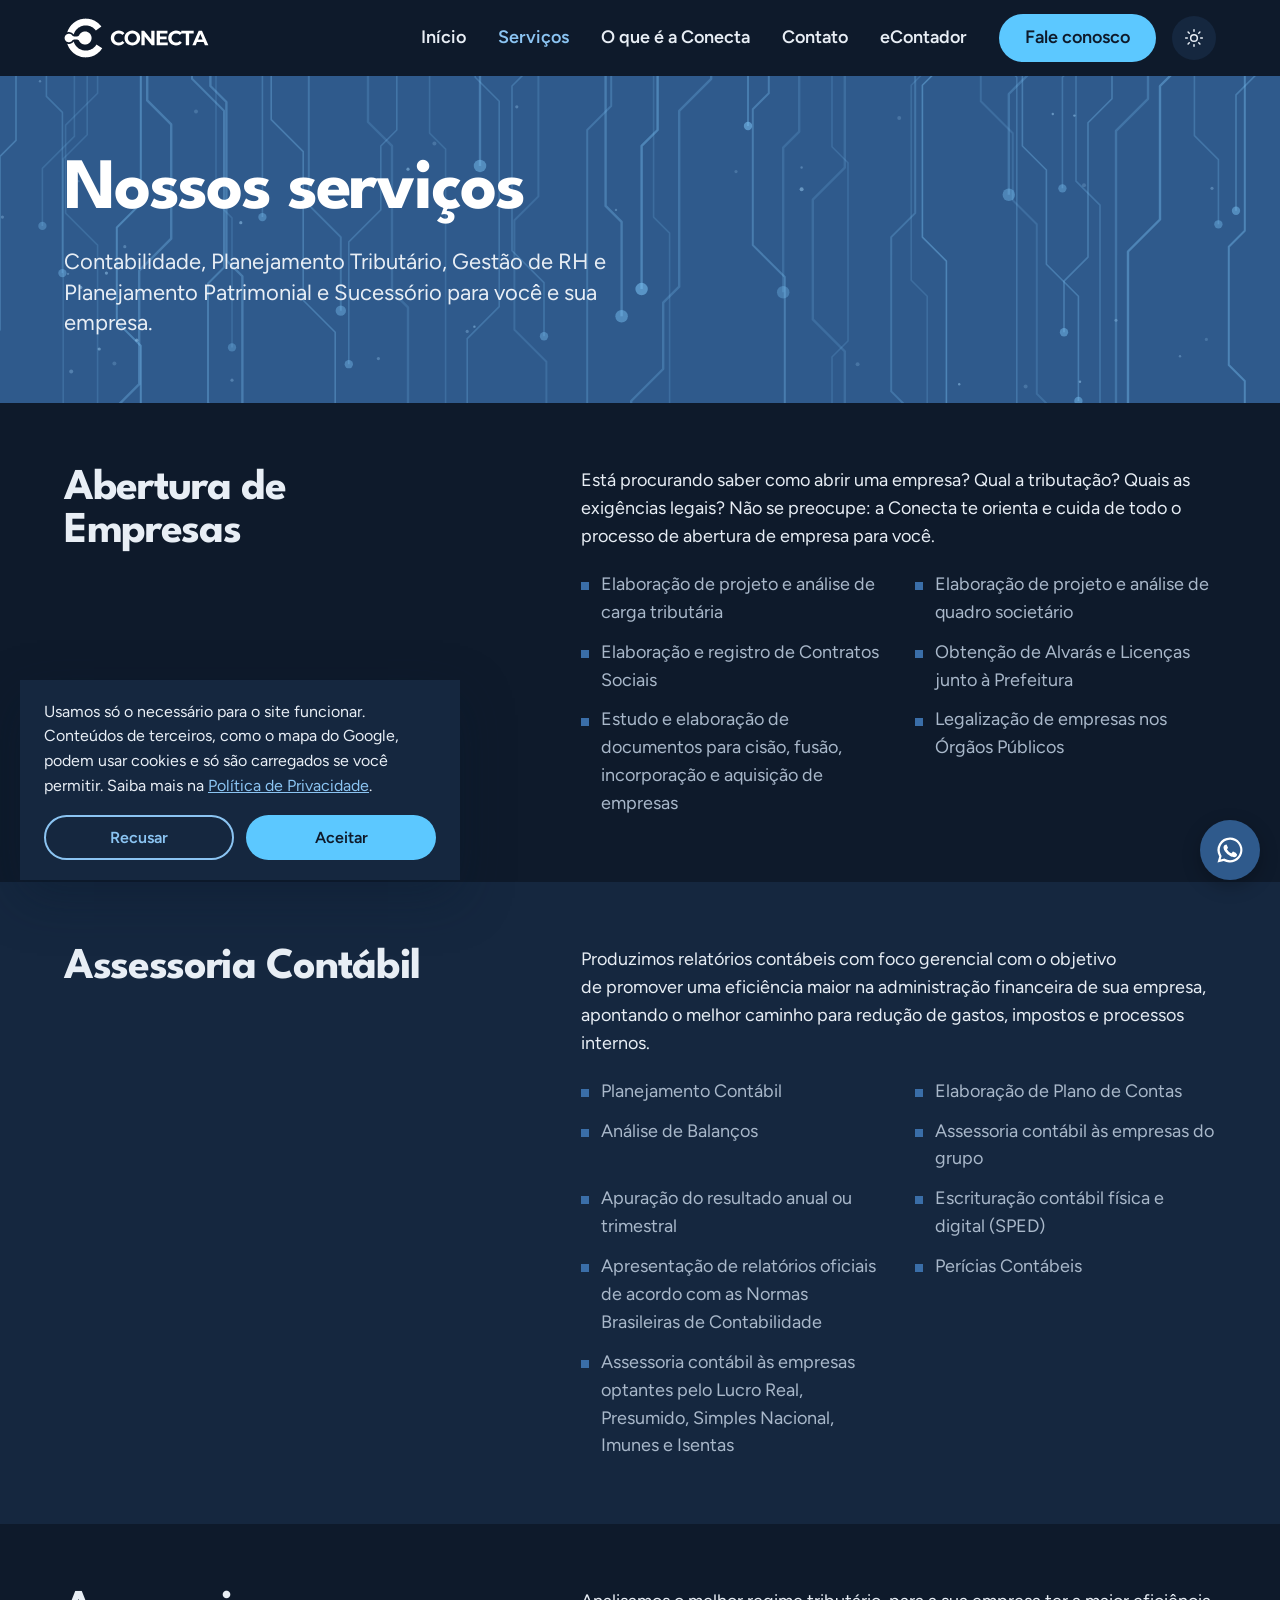
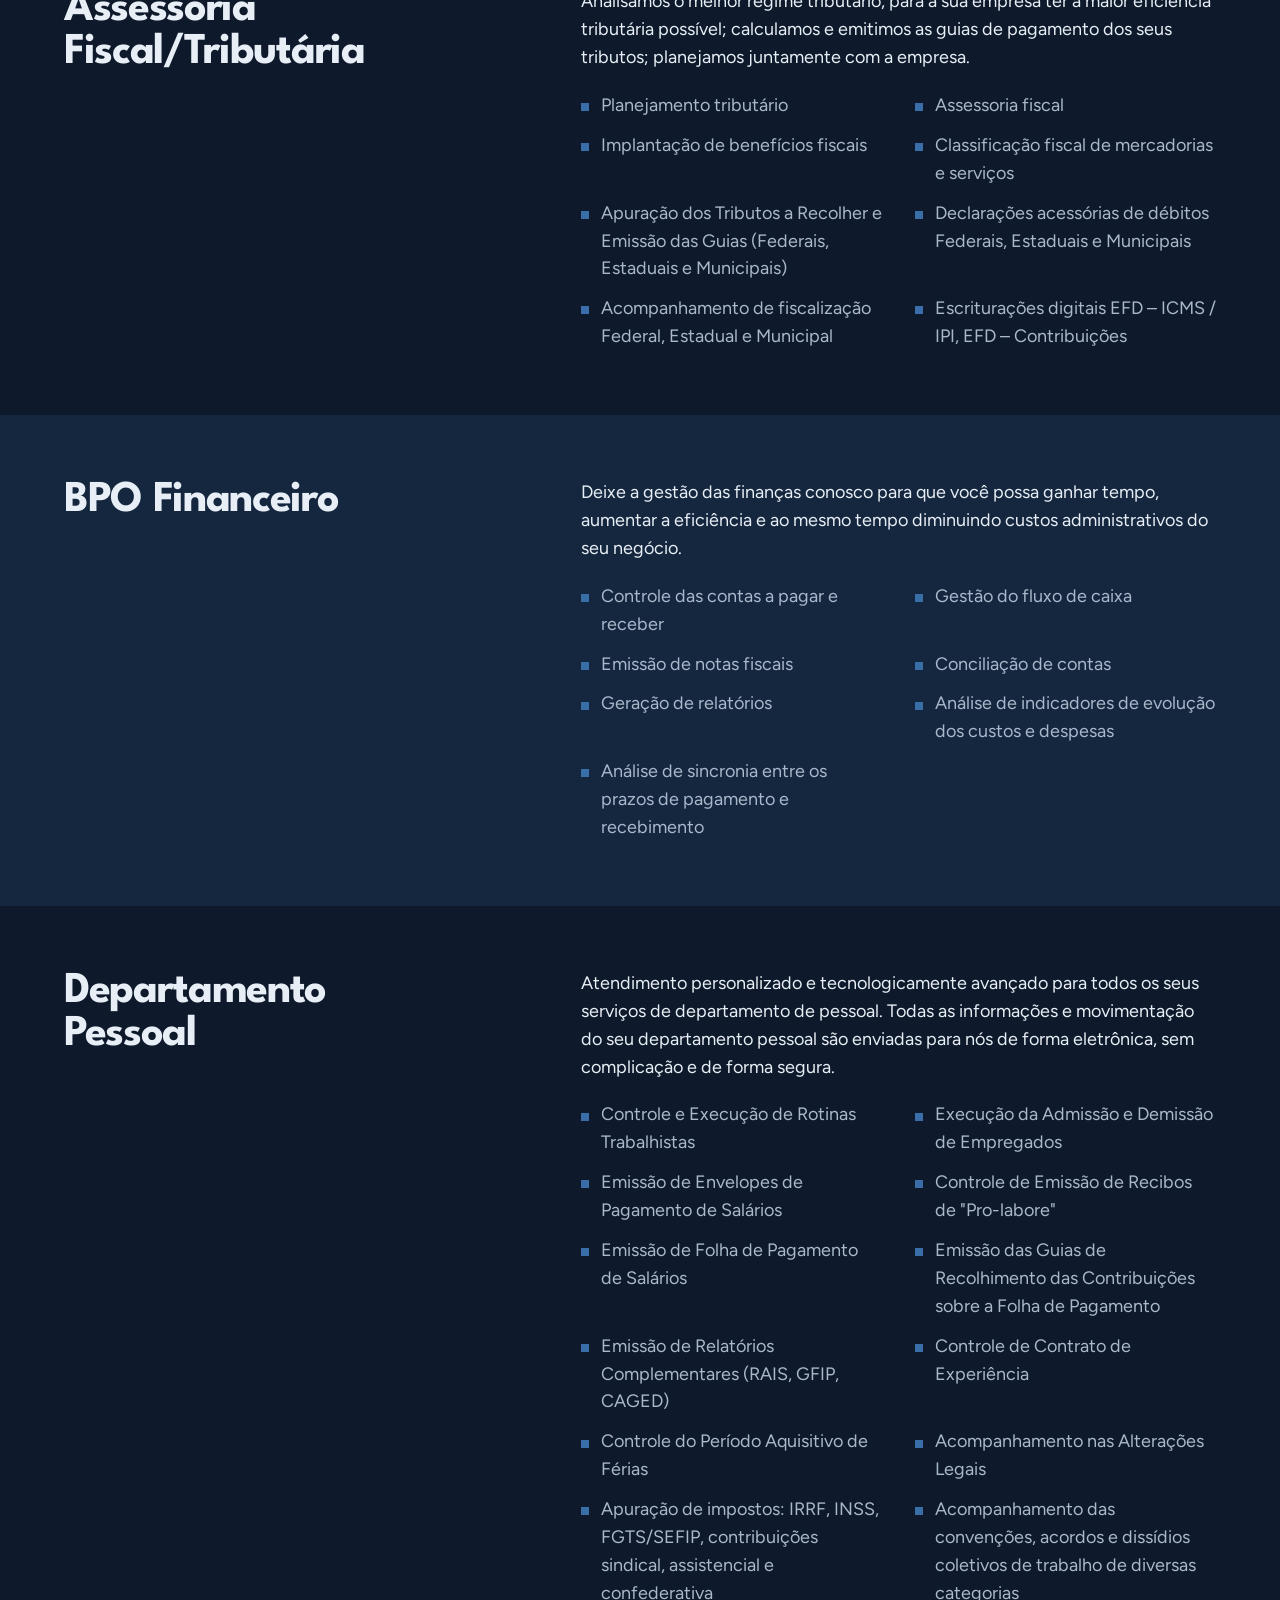
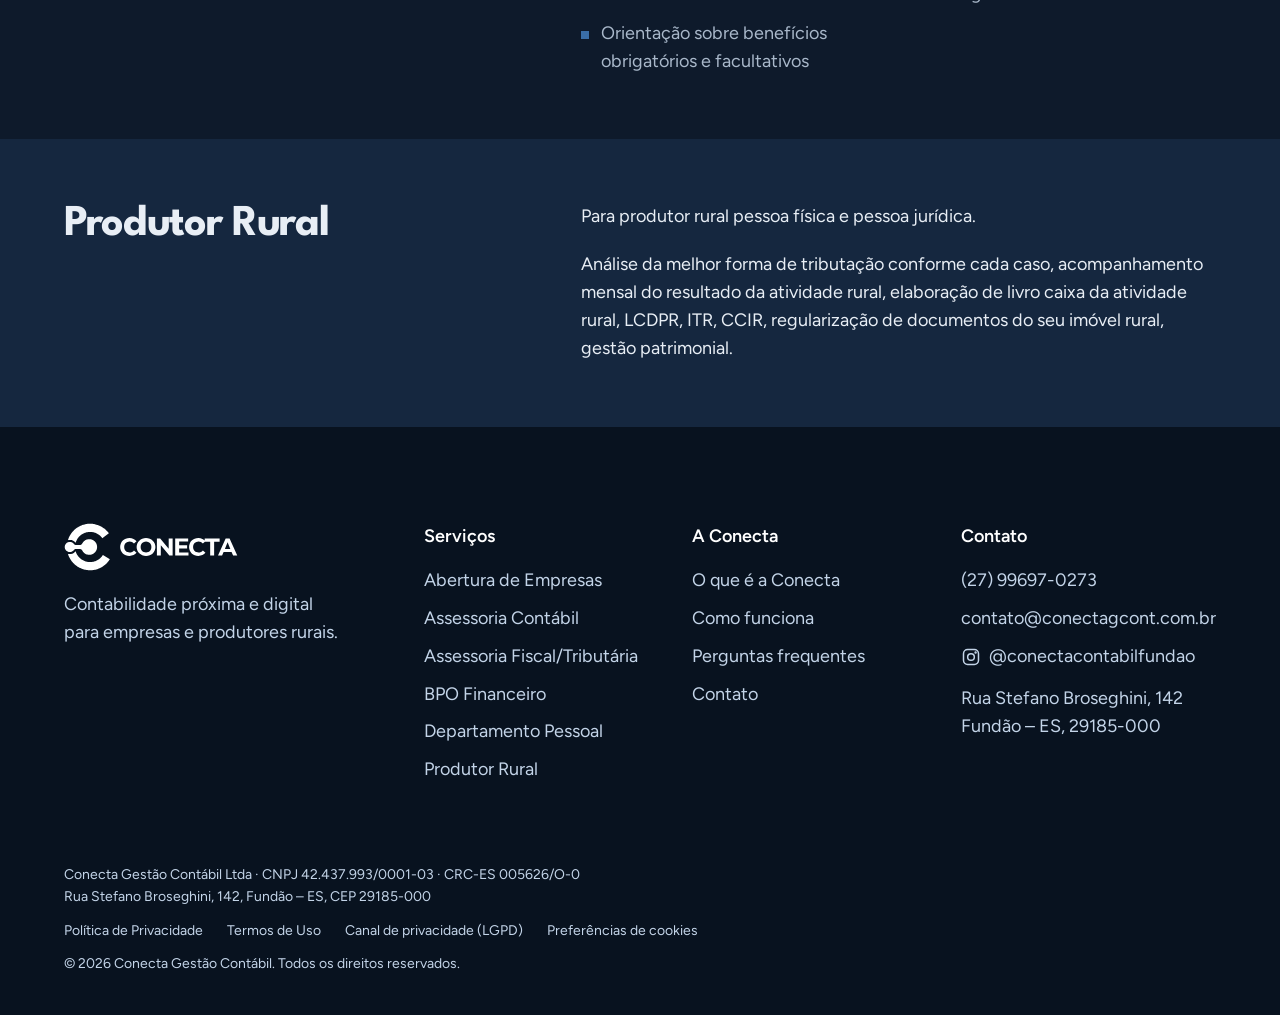
<file: pages/servicos.html>
<!DOCTYPE html>
<html lang="pt-BR" data-tema="escuro">
<head>
  <meta charset="UTF-8">
  <meta name="viewport" content="width=device-width, initial-scale=1.0">
  <title>Serviços | Conecta Gestão Contábil</title>
  <meta name="description" content="Serviços da Conecta: abertura de empresas, assessoria contábil e fiscal, departamento pessoal, BPO financeiro e produtor rural.">
  <script>
    // O site abre no modo escuro, a não ser que a pessoa tenha escolhido o claro
    try {
      var tema = localStorage.getItem("tema");
      if (tema) document.documentElement.dataset.tema = tema;
    } catch (e) {}
  </script>
  <link rel="icon" type="image/png" href="../assets/img/favicon.png">
  <link rel="stylesheet" href="../assets/css/style.css">
</head>
<body>
  <header class="cabecalho">
    <div class="container">
      <a class="logo" href="../index.html"><img src="../assets/img/logo-horizontal-azul.svg" alt="Conecta Gestão Contábil" width="145" height="40"></a>
      <nav aria-label="Menu principal">
        <button class="tema-botao" type="button" aria-label="Ativar modo noturno">
          <svg class="lua" viewBox="0 0 24 24" fill="none" stroke="currentColor" stroke-width="1.8" stroke-linecap="round" stroke-linejoin="round" aria-hidden="true"><path d="M21 12.8A9 9 0 1 1 11.2 3a7 7 0 0 0 9.8 9.8z"/></svg>
          <svg class="sol" viewBox="0 0 24 24" fill="none" stroke="currentColor" stroke-width="1.8" stroke-linecap="round" stroke-linejoin="round" aria-hidden="true"><circle cx="12" cy="12" r="4"/><path d="M12 2v2M12 20v2M4.9 4.9l1.4 1.4M17.7 17.7l1.4 1.4M2 12h2M20 12h2M4.9 19.1l1.4-1.4M17.7 6.3l1.4-1.4"/></svg>
        </button>
        <button class="menu-botao" aria-label="Abrir menu" aria-expanded="false"><svg viewBox="0 0 24 24" fill="none" stroke="currentColor" stroke-width="2" stroke-linecap="round" aria-hidden="true"><path d="M4 7h16M4 12h16M4 17h16"/></svg></button>
        <ul class="menu">
          <li><a href="../index.html">Início</a></li>
          <li><a href="../pages/servicos.html" aria-current="page">Serviços</a></li>
          <li><a href="../pages/sobre.html">O que é a Conecta</a></li>
          <li><a href="../pages/contato.html">Contato</a></li>
          <li><a href="https://econtador.alterdata.com.br/" target="_blank" rel="noopener">eContador</a></li>
          <li><a class="botao botao-primario" href="https://wa.me/5527996970273" target="_blank" rel="noopener">Fale conosco</a></li>
        </ul>
      </nav>
    </div>
  </header>

  <main>
    <section class="topo">
      <div class="container">
        <h1 class="titulo">Nossos serviços</h1>
        <p class="subtitulo">Contabilidade, Planejamento Tributário, Gestão de RH e Planejamento Patrimonial e Sucessório para você e sua empresa.</p>
      </div>
    </section>

    <div class="faixas">
      <article class="faixa" id="abertura-de-empresas">
        <div class="container">
          <h2>Abertura de Empresas</h2>
          <div>
            <p>Está procurando saber como abrir uma empresa? Qual a tributação? Quais as exigências legais? Não se preocupe: a Conecta te orienta e cuida de todo o processo de abertura de empresa para você.</p>
            <ul>
              <li>Elaboração de projeto e análise de carga tributária</li>
              <li>Elaboração de projeto e análise de quadro societário</li>
              <li>Elaboração e registro de Contratos Sociais</li>
              <li>Obtenção de Alvarás e Licenças junto à Prefeitura</li>
              <li>Estudo e elaboração de documentos para cisão, fusão, incorporação e aquisição de empresas</li>
              <li>Legalização de empresas nos Órgãos Públicos</li>
            </ul>
          </div>
        </div>
      </article>
      <article class="faixa" id="assessoria-contabil">
        <div class="container">
          <h2>Assessoria Contábil</h2>
          <div>
            <p>Produzimos relatórios contábeis com foco gerencial com o objetivo de promover uma eficiência maior na administração financeira de sua empresa, apontando o melhor caminho para redução de gastos, impostos e processos internos.</p>
            <ul>
              <li>Planejamento Contábil</li>
              <li>Elaboração de Plano de Contas</li>
              <li>Análise de Balanços</li>
              <li>Assessoria contábil às empresas do grupo</li>
              <li>Apuração do resultado anual ou trimestral</li>
              <li>Escrituração contábil física e digital (SPED)</li>
              <li>Apresentação de relatórios oficiais de acordo com as Normas Brasileiras de Contabilidade</li>
              <li>Perícias Contábeis</li>
              <li>Assessoria contábil às empresas optantes pelo Lucro Real, Presumido, Simples Nacional, Imunes e Isentas</li>
            </ul>
          </div>
        </div>
      </article>
      <article class="faixa" id="assessoria-fiscal-tributaria">
        <div class="container">
          <h2>Assessoria Fiscal/Tributária</h2>
          <div>
            <p>Analisamos o melhor regime tributário, para a sua empresa ter a maior eficiência tributária possível; calculamos e emitimos as guias de pagamento dos seus tributos; planejamos juntamente com a empresa.</p>
            <ul>
              <li>Planejamento tributário</li>
              <li>Assessoria fiscal</li>
              <li>Implantação de benefícios fiscais</li>
              <li>Classificação fiscal de mercadorias e serviços</li>
              <li>Apuração dos Tributos a Recolher e Emissão das Guias (Federais, Estaduais e Municipais)</li>
              <li>Declarações acessórias de débitos Federais, Estaduais e Municipais</li>
              <li>Acompanhamento de fiscalização Federal, Estadual e Municipal</li>
              <li>Escriturações digitais EFD – ICMS / IPI, EFD – Contribuições</li>
            </ul>
          </div>
        </div>
      </article>
      <article class="faixa" id="bpo-financeiro">
        <div class="container">
          <h2>BPO Financeiro</h2>
          <div>
            <p>Deixe a gestão das finanças conosco para que você possa ganhar tempo, aumentar a eficiência e ao mesmo tempo diminuindo custos administrativos do seu negócio.</p>
            <ul>
              <li>Controle das contas a pagar e receber</li>
              <li>Gestão do fluxo de caixa</li>
              <li>Emissão de notas fiscais</li>
              <li>Conciliação de contas</li>
              <li>Geração de relatórios</li>
              <li>Análise de indicadores de evolução dos custos e despesas</li>
              <li>Análise de sincronia entre os prazos de pagamento e recebimento</li>
            </ul>
          </div>
        </div>
      </article>
      <article class="faixa" id="departamento-pessoal">
        <div class="container">
          <h2>Departamento Pessoal</h2>
          <div>
            <p>Atendimento personalizado e tecnologicamente avançado para todos os seus serviços de departamento de pessoal. Todas as informações e movimentação do seu departamento pessoal são enviadas para nós de forma eletrônica, sem complicação e de forma segura.</p>
            <ul>
              <li>Controle e Execução de Rotinas Trabalhistas</li>
              <li>Execução da Admissão e Demissão de Empregados</li>
              <li>Emissão de Envelopes de Pagamento de Salários</li>
              <li>Controle de Emissão de Recibos de "Pro-labore"</li>
              <li>Emissão de Folha de Pagamento de Salários</li>
              <li>Emissão das Guias de Recolhimento das Contribuições sobre a Folha de Pagamento</li>
              <li>Emissão de Relatórios Complementares (RAIS, GFIP, CAGED)</li>
              <li>Controle de Contrato de Experiência</li>
              <li>Controle do Período Aquisitivo de Férias</li>
              <li>Acompanhamento nas Alterações Legais</li>
              <li>Apuração de impostos: IRRF, INSS, FGTS/SEFIP, contribuições sindical, assistencial e confederativa</li>
              <li>Acompanhamento das convenções, acordos e dissídios coletivos de trabalho de diversas categorias</li>
              <li>Orientação sobre benefícios obrigatórios e facultativos</li>
            </ul>
          </div>
        </div>
      </article>
      <article class="faixa" id="produtor-rural-pessoa-fisica-e-pessoa-juridica">
        <div class="container">
          <h2>Produtor Rural</h2>
          <div>
            <p>Para produtor rural pessoa física e pessoa jurídica.</p>
            <p>Análise da melhor forma de tributação conforme cada caso, acompanhamento mensal do resultado da atividade rural, elaboração de livro caixa da atividade rural, LCDPR, ITR, CCIR, regularização de documentos do seu imóvel rural, gestão patrimonial.</p>
          </div>
        </div>
      </article>
    </div>
  </main>

  <footer class="rodape">
    <div class="container">
      <div class="rodape-grade">
        <div class="rodape-marca">
          <img src="../assets/img/logo-horizontal.svg" alt="Conecta Gestão Contábil" width="145" height="40">
          <p>Contabilidade próxima e digital para empresas e produtores rurais.</p>
        </div>
        <div>
          <h2>Serviços</h2>
          <ul>
            <li><a href="../pages/servicos.html#abertura-de-empresas">Abertura de Empresas</a></li>
            <li><a href="../pages/servicos.html#assessoria-contabil">Assessoria Contábil</a></li>
            <li><a href="../pages/servicos.html#assessoria-fiscal-tributaria">Assessoria Fiscal/Tributária</a></li>
            <li><a href="../pages/servicos.html#bpo-financeiro">BPO Financeiro</a></li>
            <li><a href="../pages/servicos.html#departamento-pessoal">Departamento Pessoal</a></li>
            <li><a href="../pages/servicos.html#produtor-rural-pessoa-fisica-e-pessoa-juridica">Produtor Rural</a></li>
          </ul>
        </div>
        <div>
          <h2>A Conecta</h2>
          <ul>
            <li><a href="../pages/sobre.html">O que é a Conecta</a></li>
            <li><a href="../index.html#como-funciona">Como funciona</a></li>
            <li><a href="../index.html#perguntas">Perguntas frequentes</a></li>
            <li><a href="../pages/contato.html">Contato</a></li>
          </ul>
        </div>
        <div>
          <h2>Contato</h2>
          <ul>
            <li><a href="https://wa.me/5527996970273" target="_blank" rel="noopener">(27) 99697-0273</a></li>
            <li><a href="mailto:contato@conectagcont.com.br">contato@conectagcont.com.br</a></li>
            <li><a class="rodape-instagram" href="https://www.instagram.com/conectacontabilfundao/" target="_blank" rel="noopener"><svg viewBox="0 0 24 24" fill="none" stroke="currentColor" stroke-width="1.8" stroke-linecap="round" stroke-linejoin="round" aria-hidden="true"><rect x="3" y="3" width="18" height="18" rx="5"/><circle cx="12" cy="12" r="4"/><circle cx="17.5" cy="6.5" r="0.6" fill="currentColor"/></svg>@conectacontabilfundao</a></li>
            <li>Rua Stefano Broseghini, 142<br>Fundão – ES, 29185-000</li>
          </ul>
        </div>
      </div>
      <div class="rodape-fim">
        <p class="rodape-empresa">Conecta Gestão Contábil Ltda · CNPJ 42.437.993/0001-03 · CRC-ES 005626/O-0<br>Rua Stefano Broseghini, 142, Fundão – ES, CEP 29185-000</p>
        <ul class="rodape-legal">
          <li><a href="../pages/privacidade.html">Política de Privacidade</a></li>
          <li><a href="../pages/termos.html">Termos de Uso</a></li>
          <li><a href="../pages/privacidade.html#encarregado">Canal de privacidade (LGPD)</a></li>
          <li><button type="button" class="link-botao" data-preferencias-cookies>Preferências de cookies</button></li>
        </ul>
        <p>&copy; <span id="ano"></span> Conecta Gestão Contábil. Todos os direitos reservados.</p>
      </div>
    </div>
  </footer>

  <a class="whatsapp" href="https://wa.me/5527996970273" target="_blank" rel="noopener" aria-label="Falar no WhatsApp"><svg viewBox="0 0 24 24" fill="currentColor" aria-hidden="true"><path d="M12 2a10 10 0 0 0-8.6 15.1L2 22l5-1.3A10 10 0 1 0 12 2zm0 18.2a8.2 8.2 0 0 1-4.2-1.2l-.3-.2-3 .8.8-2.9-.2-.3A8.2 8.2 0 1 1 12 20.2zm4.5-6.1c-.2-.1-1.5-.7-1.7-.8-.2-.1-.4-.1-.6.1l-.8 1c-.1.2-.3.2-.5.1a6.7 6.7 0 0 1-3.3-2.9c-.2-.4.2-.4.7-1.3.1-.2 0-.3 0-.4l-.8-1.8c-.2-.5-.4-.4-.6-.4h-.5a1 1 0 0 0-.7.3 3 3 0 0 0-.9 2.2 5.2 5.2 0 0 0 1.1 2.8 11.9 11.9 0 0 0 4.6 4c1.7.7 2.4.8 3.2.7.5-.1 1.5-.6 1.7-1.2.2-.6.2-1.1.2-1.2-.1-.1-.3-.2-.5-.3z"/></svg></a>
  <script src="../assets/js/main.js"></script>
</body>
</html>
</file>
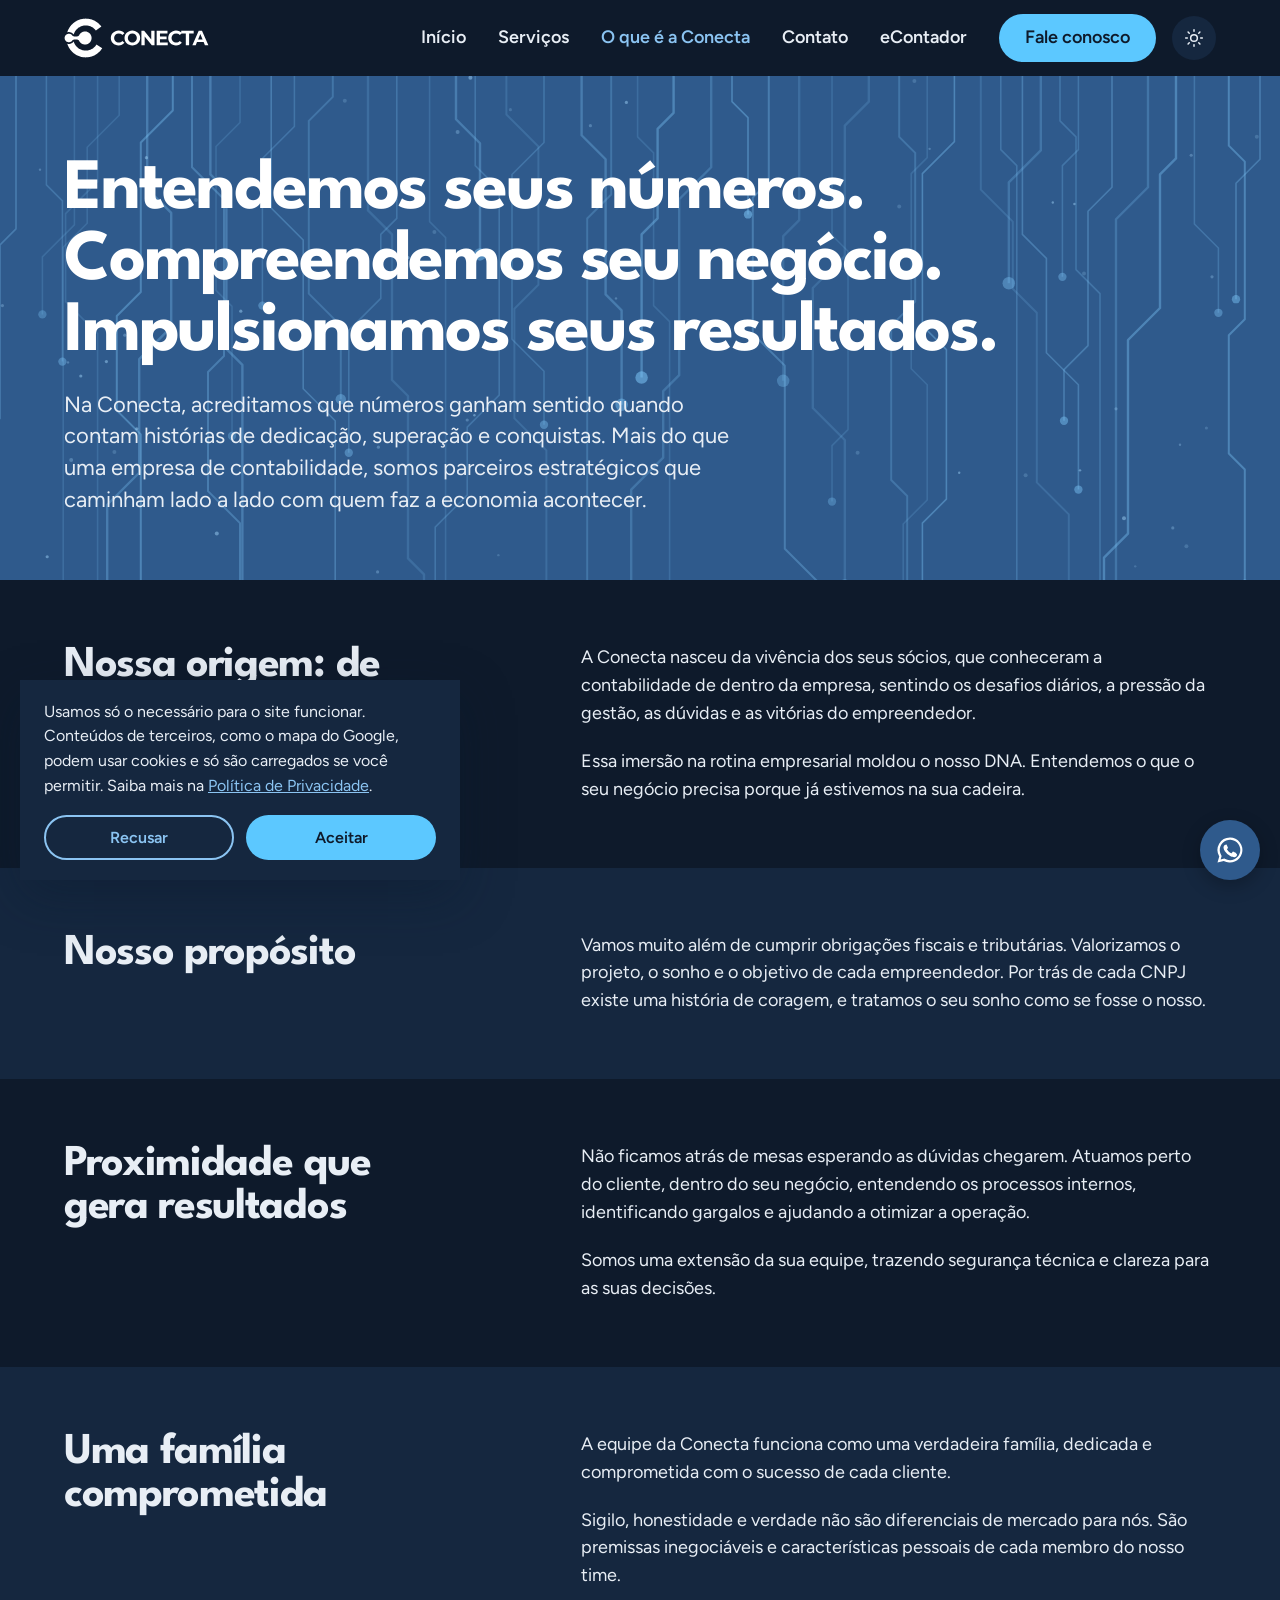
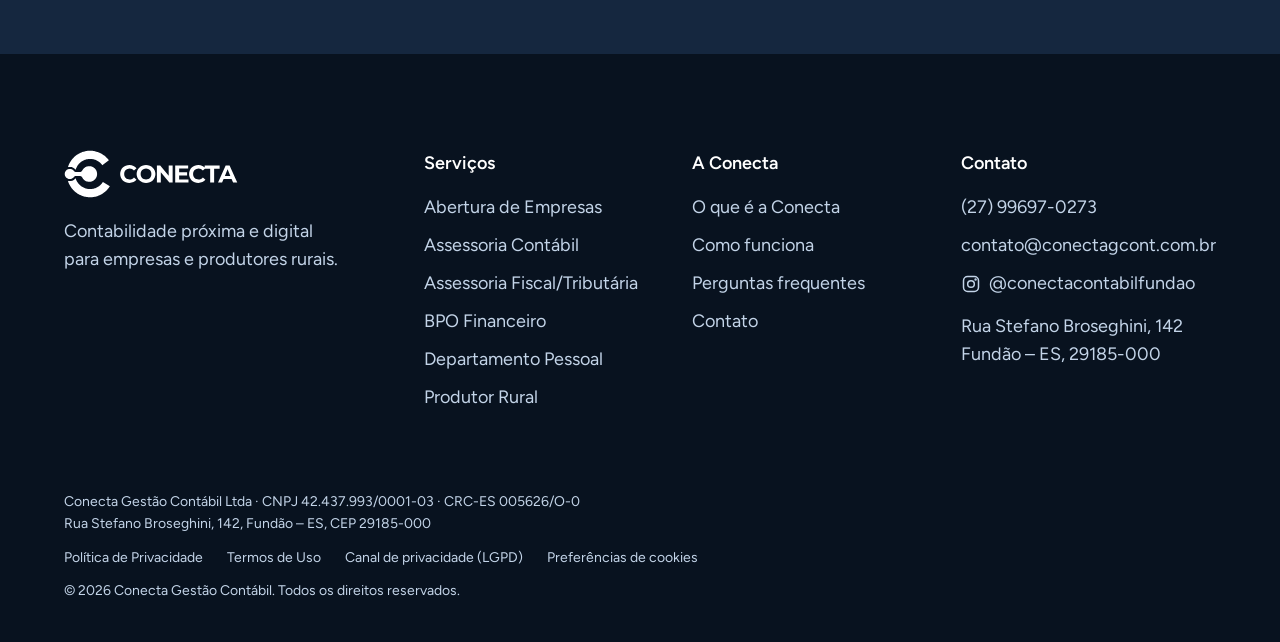
<file: pages/sobre.html>
<!DOCTYPE html>
<html lang="pt-BR" data-tema="escuro">
<head>
  <meta charset="UTF-8">
  <meta name="viewport" content="width=device-width, initial-scale=1.0">
  <title>O que é a Conecta | Conecta Gestão Contábil</title>
  <meta name="description" content="Conheça a Conecta Gestão Contábil, escritório de contabilidade em Fundão (ES).">
  <script>
    // O site abre no modo escuro, a não ser que a pessoa tenha escolhido o claro
    try {
      var tema = localStorage.getItem("tema");
      if (tema) document.documentElement.dataset.tema = tema;
    } catch (e) {}
  </script>
  <link rel="icon" type="image/png" href="../assets/img/favicon.png">
  <link rel="stylesheet" href="../assets/css/style.css">
</head>
<body>
  <header class="cabecalho">
    <div class="container">
      <a class="logo" href="../index.html"><img src="../assets/img/logo-horizontal-azul.svg" alt="Conecta Gestão Contábil" width="145" height="40"></a>
      <nav aria-label="Menu principal">
        <button class="tema-botao" type="button" aria-label="Ativar modo noturno">
          <svg class="lua" viewBox="0 0 24 24" fill="none" stroke="currentColor" stroke-width="1.8" stroke-linecap="round" stroke-linejoin="round" aria-hidden="true"><path d="M21 12.8A9 9 0 1 1 11.2 3a7 7 0 0 0 9.8 9.8z"/></svg>
          <svg class="sol" viewBox="0 0 24 24" fill="none" stroke="currentColor" stroke-width="1.8" stroke-linecap="round" stroke-linejoin="round" aria-hidden="true"><circle cx="12" cy="12" r="4"/><path d="M12 2v2M12 20v2M4.9 4.9l1.4 1.4M17.7 17.7l1.4 1.4M2 12h2M20 12h2M4.9 19.1l1.4-1.4M17.7 6.3l1.4-1.4"/></svg>
        </button>
        <button class="menu-botao" aria-label="Abrir menu" aria-expanded="false"><svg viewBox="0 0 24 24" fill="none" stroke="currentColor" stroke-width="2" stroke-linecap="round" aria-hidden="true"><path d="M4 7h16M4 12h16M4 17h16"/></svg></button>
        <ul class="menu">
          <li><a href="../index.html">Início</a></li>
          <li><a href="../pages/servicos.html">Serviços</a></li>
          <li><a href="../pages/sobre.html" aria-current="page">O que é a Conecta</a></li>
          <li><a href="../pages/contato.html">Contato</a></li>
          <li><a href="https://econtador.alterdata.com.br/" target="_blank" rel="noopener">eContador</a></li>
          <li><a class="botao botao-primario" href="https://wa.me/5527996970273" target="_blank" rel="noopener">Fale conosco</a></li>
        </ul>
      </nav>
    </div>
  </header>

  <main>
    <section class="topo topo-longo">
      <div class="container">
        <h1 class="titulo">Entendemos seus números.<br> Compreendemos seu negócio.<br> Impulsionamos seus resultados.</h1>
        <div class="texto">
          <p>Na Conecta, acreditamos que números ganham sentido quando contam histórias de dedicação, superação e conquistas. Mais do que uma empresa de contabilidade, somos parceiros estratégicos que caminham lado a lado com quem faz a economia acontecer.</p>
        </div>
      </div>
    </section>

    <div class="faixas">
      <article class="faixa">
        <div class="container">
          <h2>Nossa origem: de dentro para fora</h2>
          <div>
            <p>A Conecta nasceu da vivência dos seus sócios, que conheceram a contabilidade de dentro da empresa, sentindo os desafios diários, a pressão da gestão, as dúvidas e as vitórias do empreendedor.</p>
            <p>Essa imersão na rotina empresarial moldou o nosso DNA. Entendemos o que o seu negócio precisa porque já estivemos na sua cadeira.</p>
          </div>
        </div>
      </article>
      <article class="faixa">
        <div class="container">
          <h2>Nosso propósito</h2>
          <div>
            <p>Vamos muito além de cumprir obrigações fiscais e tributárias. Valorizamos o projeto, o sonho e o objetivo de cada empreendedor. Por trás de cada CNPJ existe uma história de coragem, e tratamos o seu sonho como se fosse o nosso.</p>
          </div>
        </div>
      </article>
      <article class="faixa">
        <div class="container">
          <h2>Proximidade que gera resultados</h2>
          <div>
            <p>Não ficamos atrás de mesas esperando as dúvidas chegarem. Atuamos perto do cliente, dentro do seu negócio, entendendo os processos internos, identificando gargalos e ajudando a otimizar a operação.</p>
            <p>Somos uma extensão da sua equipe, trazendo segurança técnica e clareza para as suas decisões.</p>
          </div>
        </div>
      </article>
      <article class="faixa">
        <div class="container">
          <h2>Uma família comprometida</h2>
          <div>
            <p>A equipe da Conecta funciona como uma verdadeira família, dedicada e comprometida com o sucesso de cada cliente.</p>
            <p>Sigilo, honestidade e verdade não são diferenciais de mercado para nós. São premissas inegociáveis e características pessoais de cada membro do nosso time.</p>
          </div>
        </div>
      </article>
    </div>
  </main>

  <footer class="rodape">
    <div class="container">
      <div class="rodape-grade">
        <div class="rodape-marca">
          <img src="../assets/img/logo-horizontal.svg" alt="Conecta Gestão Contábil" width="145" height="40">
          <p>Contabilidade próxima e digital para empresas e produtores rurais.</p>
        </div>
        <div>
          <h2>Serviços</h2>
          <ul>
            <li><a href="../pages/servicos.html#abertura-de-empresas">Abertura de Empresas</a></li>
            <li><a href="../pages/servicos.html#assessoria-contabil">Assessoria Contábil</a></li>
            <li><a href="../pages/servicos.html#assessoria-fiscal-tributaria">Assessoria Fiscal/Tributária</a></li>
            <li><a href="../pages/servicos.html#bpo-financeiro">BPO Financeiro</a></li>
            <li><a href="../pages/servicos.html#departamento-pessoal">Departamento Pessoal</a></li>
            <li><a href="../pages/servicos.html#produtor-rural-pessoa-fisica-e-pessoa-juridica">Produtor Rural</a></li>
          </ul>
        </div>
        <div>
          <h2>A Conecta</h2>
          <ul>
            <li><a href="../pages/sobre.html">O que é a Conecta</a></li>
            <li><a href="../index.html#como-funciona">Como funciona</a></li>
            <li><a href="../index.html#perguntas">Perguntas frequentes</a></li>
            <li><a href="../pages/contato.html">Contato</a></li>
          </ul>
        </div>
        <div>
          <h2>Contato</h2>
          <ul>
            <li><a href="https://wa.me/5527996970273" target="_blank" rel="noopener">(27) 99697-0273</a></li>
            <li><a href="mailto:contato@conectagcont.com.br">contato@conectagcont.com.br</a></li>
            <li><a class="rodape-instagram" href="https://www.instagram.com/conectacontabilfundao/" target="_blank" rel="noopener"><svg viewBox="0 0 24 24" fill="none" stroke="currentColor" stroke-width="1.8" stroke-linecap="round" stroke-linejoin="round" aria-hidden="true"><rect x="3" y="3" width="18" height="18" rx="5"/><circle cx="12" cy="12" r="4"/><circle cx="17.5" cy="6.5" r="0.6" fill="currentColor"/></svg>@conectacontabilfundao</a></li>
            <li>Rua Stefano Broseghini, 142<br>Fundão – ES, 29185-000</li>
          </ul>
        </div>
      </div>
      <div class="rodape-fim">
        <p class="rodape-empresa">Conecta Gestão Contábil Ltda · CNPJ 42.437.993/0001-03 · CRC-ES 005626/O-0<br>Rua Stefano Broseghini, 142, Fundão – ES, CEP 29185-000</p>
        <ul class="rodape-legal">
          <li><a href="../pages/privacidade.html">Política de Privacidade</a></li>
          <li><a href="../pages/termos.html">Termos de Uso</a></li>
          <li><a href="../pages/privacidade.html#encarregado">Canal de privacidade (LGPD)</a></li>
          <li><button type="button" class="link-botao" data-preferencias-cookies>Preferências de cookies</button></li>
        </ul>
        <p>&copy; <span id="ano"></span> Conecta Gestão Contábil. Todos os direitos reservados.</p>
      </div>
    </div>
  </footer>

  <a class="whatsapp" href="https://wa.me/5527996970273" target="_blank" rel="noopener" aria-label="Falar no WhatsApp"><svg viewBox="0 0 24 24" fill="currentColor" aria-hidden="true"><path d="M12 2a10 10 0 0 0-8.6 15.1L2 22l5-1.3A10 10 0 1 0 12 2zm0 18.2a8.2 8.2 0 0 1-4.2-1.2l-.3-.2-3 .8.8-2.9-.2-.3A8.2 8.2 0 1 1 12 20.2zm4.5-6.1c-.2-.1-1.5-.7-1.7-.8-.2-.1-.4-.1-.6.1l-.8 1c-.1.2-.3.2-.5.1a6.7 6.7 0 0 1-3.3-2.9c-.2-.4.2-.4.7-1.3.1-.2 0-.3 0-.4l-.8-1.8c-.2-.5-.4-.4-.6-.4h-.5a1 1 0 0 0-.7.3 3 3 0 0 0-.9 2.2 5.2 5.2 0 0 0 1.1 2.8 11.9 11.9 0 0 0 4.6 4c1.7.7 2.4.8 3.2.7.5-.1 1.5-.6 1.7-1.2.2-.6.2-1.1.2-1.2-.1-.1-.3-.2-.5-.3z"/></svg></a>
  <script src="../assets/js/main.js"></script>
</body>
</html>
</file>
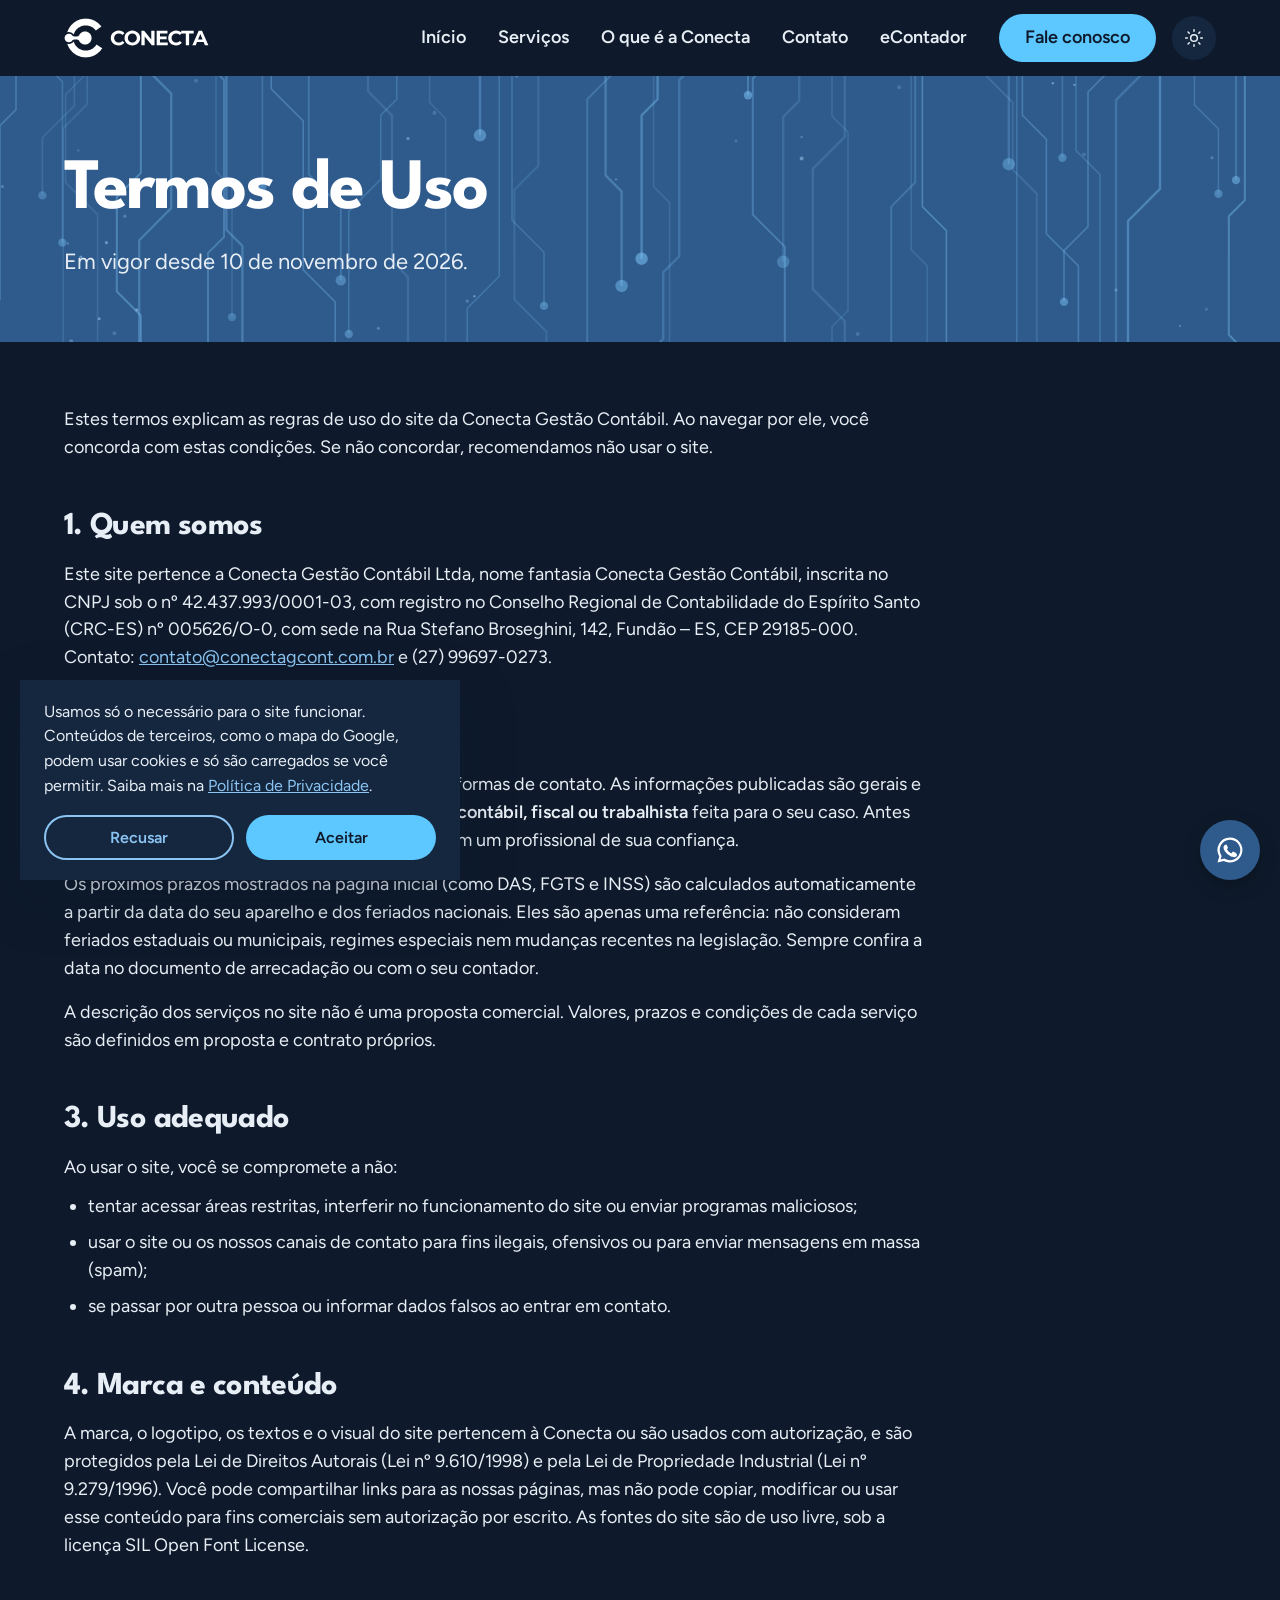
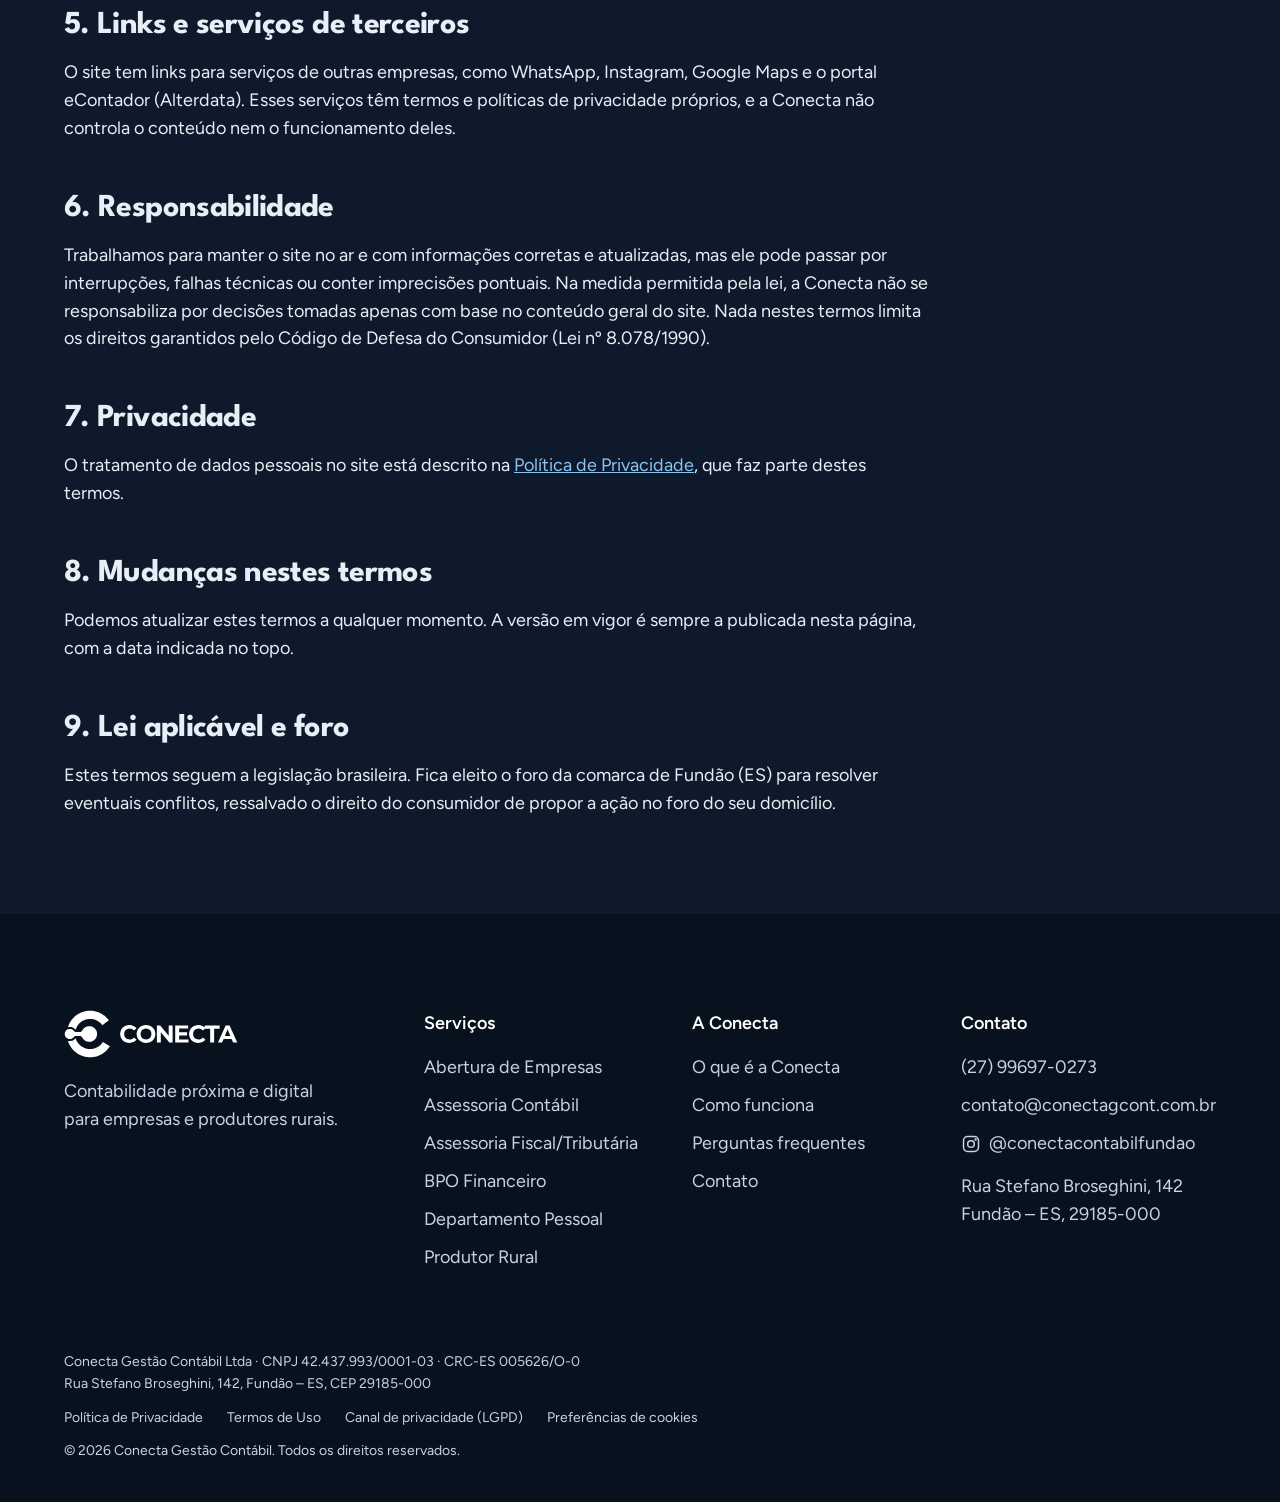
<file: pages/termos.html>
<!DOCTYPE html>
<html lang="pt-BR" data-tema="escuro">
<head>
  <meta charset="UTF-8">
  <meta name="viewport" content="width=device-width, initial-scale=1.0">
  <title>Termos de Uso | Conecta Gestão Contábil</title>
  <meta name="description" content="Regras de uso do site da Conecta Gestão Contábil.">
  <script>
    // O site abre no modo escuro, a não ser que a pessoa tenha escolhido o claro
    try {
      var tema = localStorage.getItem("tema");
      if (tema) document.documentElement.dataset.tema = tema;
    } catch (e) {}
  </script>
  <link rel="icon" type="image/png" href="../assets/img/favicon.png">
  <link rel="stylesheet" href="../assets/css/style.css">
</head>
<body>
  <header class="cabecalho">
    <div class="container">
      <a class="logo" href="../index.html"><img src="../assets/img/logo-horizontal-azul.svg" alt="Conecta Gestão Contábil" width="145" height="40"></a>
      <nav aria-label="Menu principal">
        <button class="tema-botao" type="button" aria-label="Ativar modo noturno">
          <svg class="lua" viewBox="0 0 24 24" fill="none" stroke="currentColor" stroke-width="1.8" stroke-linecap="round" stroke-linejoin="round" aria-hidden="true"><path d="M21 12.8A9 9 0 1 1 11.2 3a7 7 0 0 0 9.8 9.8z"/></svg>
          <svg class="sol" viewBox="0 0 24 24" fill="none" stroke="currentColor" stroke-width="1.8" stroke-linecap="round" stroke-linejoin="round" aria-hidden="true"><circle cx="12" cy="12" r="4"/><path d="M12 2v2M12 20v2M4.9 4.9l1.4 1.4M17.7 17.7l1.4 1.4M2 12h2M20 12h2M4.9 19.1l1.4-1.4M17.7 6.3l1.4-1.4"/></svg>
        </button>
        <button class="menu-botao" aria-label="Abrir menu" aria-expanded="false"><svg viewBox="0 0 24 24" fill="none" stroke="currentColor" stroke-width="2" stroke-linecap="round" aria-hidden="true"><path d="M4 7h16M4 12h16M4 17h16"/></svg></button>
        <ul class="menu">
          <li><a href="../index.html">Início</a></li>
          <li><a href="../pages/servicos.html">Serviços</a></li>
          <li><a href="../pages/sobre.html">O que é a Conecta</a></li>
          <li><a href="../pages/contato.html">Contato</a></li>
          <li><a href="https://econtador.alterdata.com.br/" target="_blank" rel="noopener">eContador</a></li>
          <li><a class="botao botao-primario" href="https://wa.me/5527996970273" target="_blank" rel="noopener">Fale conosco</a></li>
        </ul>
      </nav>
    </div>
  </header>

  <main>
    <section class="topo">
      <div class="container">
        <h1 class="titulo">Termos de Uso</h1>
        <p class="subtitulo">Em vigor desde 10 de novembro de 2026.</p>
      </div>
    </section>

    <section class="secao">
      <div class="container legal">
        <p>Estes termos explicam as regras de uso do site da Conecta Gestão Contábil. Ao navegar por ele, você concorda com estas condições. Se não concordar, recomendamos não usar o site.</p>

        <h2 id="quem-somos">1. Quem somos</h2>
        <p>Este site pertence a Conecta Gestão Contábil Ltda, nome fantasia Conecta Gestão Contábil, inscrita no CNPJ sob o nº 42.437.993/0001-03, com registro no Conselho Regional de Contabilidade do Espírito Santo (CRC-ES) nº 005626/O-0, com sede na Rua Stefano Broseghini, 142, Fundão – ES, CEP 29185-000. Contato: <a href="mailto:contato@conectagcont.com.br">contato@conectagcont.com.br</a> e (27) 99697-0273.</p>

        <h2 id="finalidade">2. Para que serve o site</h2>
        <p>O site apresenta a Conecta, os seus serviços e as formas de contato. As informações publicadas são gerais e educativas. Elas <strong>não substituem uma consultoria contábil, fiscal ou trabalhista</strong> feita para o seu caso. Antes de tomar decisões, fale com a nossa equipe ou com um profissional de sua confiança.</p>
        <p>Os próximos prazos mostrados na página inicial (como DAS, FGTS e INSS) são calculados automaticamente a partir da data do seu aparelho e dos feriados nacionais. Eles são apenas uma referência: não consideram feriados estaduais ou municipais, regimes especiais nem mudanças recentes na legislação. Sempre confira a data no documento de arrecadação ou com o seu contador.</p>
        <p>A descrição dos serviços no site não é uma proposta comercial. Valores, prazos e condições de cada serviço são definidos em proposta e contrato próprios.</p>

        <h2 id="uso">3. Uso adequado</h2>
        <p>Ao usar o site, você se compromete a não:</p>
        <ul>
          <li>tentar acessar áreas restritas, interferir no funcionamento do site ou enviar programas maliciosos;</li>
          <li>usar o site ou os nossos canais de contato para fins ilegais, ofensivos ou para enviar mensagens em massa (spam);</li>
          <li>se passar por outra pessoa ou informar dados falsos ao entrar em contato.</li>
        </ul>

        <h2 id="propriedade">4. Marca e conteúdo</h2>
        <p>A marca, o logotipo, os textos e o visual do site pertencem à Conecta ou são usados com autorização, e são protegidos pela Lei de Direitos Autorais (Lei nº 9.610/1998) e pela Lei de Propriedade Industrial (Lei nº 9.279/1996). Você pode compartilhar links para as nossas páginas, mas não pode copiar, modificar ou usar esse conteúdo para fins comerciais sem autorização por escrito. As fontes do site são de uso livre, sob a licença SIL Open Font License.</p>

        <h2 id="terceiros">5. Links e serviços de terceiros</h2>
        <p>O site tem links para serviços de outras empresas, como WhatsApp, Instagram, Google Maps e o portal eContador (Alterdata). Esses serviços têm termos e políticas de privacidade próprios, e a Conecta não controla o conteúdo nem o funcionamento deles.</p>

        <h2 id="responsabilidade">6. Responsabilidade</h2>
        <p>Trabalhamos para manter o site no ar e com informações corretas e atualizadas, mas ele pode passar por interrupções, falhas técnicas ou conter imprecisões pontuais. Na medida permitida pela lei, a Conecta não se responsabiliza por decisões tomadas apenas com base no conteúdo geral do site. Nada nestes termos limita os direitos garantidos pelo Código de Defesa do Consumidor (Lei nº 8.078/1990).</p>

        <h2 id="privacidade">7. Privacidade</h2>
        <p>O tratamento de dados pessoais no site está descrito na <a href="../pages/privacidade.html">Política de Privacidade</a>, que faz parte destes termos.</p>

        <h2 id="mudancas">8. Mudanças nestes termos</h2>
        <p>Podemos atualizar estes termos a qualquer momento. A versão em vigor é sempre a publicada nesta página, com a data indicada no topo.</p>

        <h2 id="lei">9. Lei aplicável e foro</h2>
        <p>Estes termos seguem a legislação brasileira. Fica eleito o foro da comarca de Fundão (ES) para resolver eventuais conflitos, ressalvado o direito do consumidor de propor a ação no foro do seu domicílio.</p>
      </div>
    </section>
  </main>

  <footer class="rodape">
    <div class="container">
      <div class="rodape-grade">
        <div class="rodape-marca">
          <img src="../assets/img/logo-horizontal.svg" alt="Conecta Gestão Contábil" width="145" height="40">
          <p>Contabilidade próxima e digital para empresas e produtores rurais.</p>
        </div>
        <div>
          <h2>Serviços</h2>
          <ul>
            <li><a href="../pages/servicos.html#abertura-de-empresas">Abertura de Empresas</a></li>
            <li><a href="../pages/servicos.html#assessoria-contabil">Assessoria Contábil</a></li>
            <li><a href="../pages/servicos.html#assessoria-fiscal-tributaria">Assessoria Fiscal/Tributária</a></li>
            <li><a href="../pages/servicos.html#bpo-financeiro">BPO Financeiro</a></li>
            <li><a href="../pages/servicos.html#departamento-pessoal">Departamento Pessoal</a></li>
            <li><a href="../pages/servicos.html#produtor-rural-pessoa-fisica-e-pessoa-juridica">Produtor Rural</a></li>
          </ul>
        </div>
        <div>
          <h2>A Conecta</h2>
          <ul>
            <li><a href="../pages/sobre.html">O que é a Conecta</a></li>
            <li><a href="../index.html#como-funciona">Como funciona</a></li>
            <li><a href="../index.html#perguntas">Perguntas frequentes</a></li>
            <li><a href="../pages/contato.html">Contato</a></li>
          </ul>
        </div>
        <div>
          <h2>Contato</h2>
          <ul>
            <li><a href="https://wa.me/5527996970273" target="_blank" rel="noopener">(27) 99697-0273</a></li>
            <li><a href="mailto:contato@conectagcont.com.br">contato@conectagcont.com.br</a></li>
            <li><a class="rodape-instagram" href="https://www.instagram.com/conectacontabilfundao/" target="_blank" rel="noopener"><svg viewBox="0 0 24 24" fill="none" stroke="currentColor" stroke-width="1.8" stroke-linecap="round" stroke-linejoin="round" aria-hidden="true"><rect x="3" y="3" width="18" height="18" rx="5"/><circle cx="12" cy="12" r="4"/><circle cx="17.5" cy="6.5" r="0.6" fill="currentColor"/></svg>@conectacontabilfundao</a></li>
            <li>Rua Stefano Broseghini, 142<br>Fundão – ES, 29185-000</li>
          </ul>
        </div>
      </div>
      <div class="rodape-fim">
        <p class="rodape-empresa">Conecta Gestão Contábil Ltda · CNPJ 42.437.993/0001-03 · CRC-ES 005626/O-0<br>Rua Stefano Broseghini, 142, Fundão – ES, CEP 29185-000</p>
        <ul class="rodape-legal">
          <li><a href="../pages/privacidade.html">Política de Privacidade</a></li>
          <li><a href="../pages/termos.html">Termos de Uso</a></li>
          <li><a href="../pages/privacidade.html#encarregado">Canal de privacidade (LGPD)</a></li>
          <li><button type="button" class="link-botao" data-preferencias-cookies>Preferências de cookies</button></li>
        </ul>
        <p>&copy; <span id="ano"></span> Conecta Gestão Contábil. Todos os direitos reservados.</p>
      </div>
    </div>
  </footer>

  <a class="whatsapp" href="https://wa.me/5527996970273" target="_blank" rel="noopener" aria-label="Falar no WhatsApp"><svg viewBox="0 0 24 24" fill="currentColor" aria-hidden="true"><path d="M12 2a10 10 0 0 0-8.6 15.1L2 22l5-1.3A10 10 0 1 0 12 2zm0 18.2a8.2 8.2 0 0 1-4.2-1.2l-.3-.2-3 .8.8-2.9-.2-.3A8.2 8.2 0 1 1 12 20.2zm4.5-6.1c-.2-.1-1.5-.7-1.7-.8-.2-.1-.4-.1-.6.1l-.8 1c-.1.2-.3.2-.5.1a6.7 6.7 0 0 1-3.3-2.9c-.2-.4.2-.4.7-1.3.1-.2 0-.3 0-.4l-.8-1.8c-.2-.5-.4-.4-.6-.4h-.5a1 1 0 0 0-.7.3 3 3 0 0 0-.9 2.2 5.2 5.2 0 0 0 1.1 2.8 11.9 11.9 0 0 0 4.6 4c1.7.7 2.4.8 3.2.7.5-.1 1.5-.6 1.7-1.2.2-.6.2-1.1.2-1.2-.1-.1-.3-.2-.5-.3z"/></svg></a>
  <script src="../assets/js/main.js"></script>
</body>
</html>
</file>
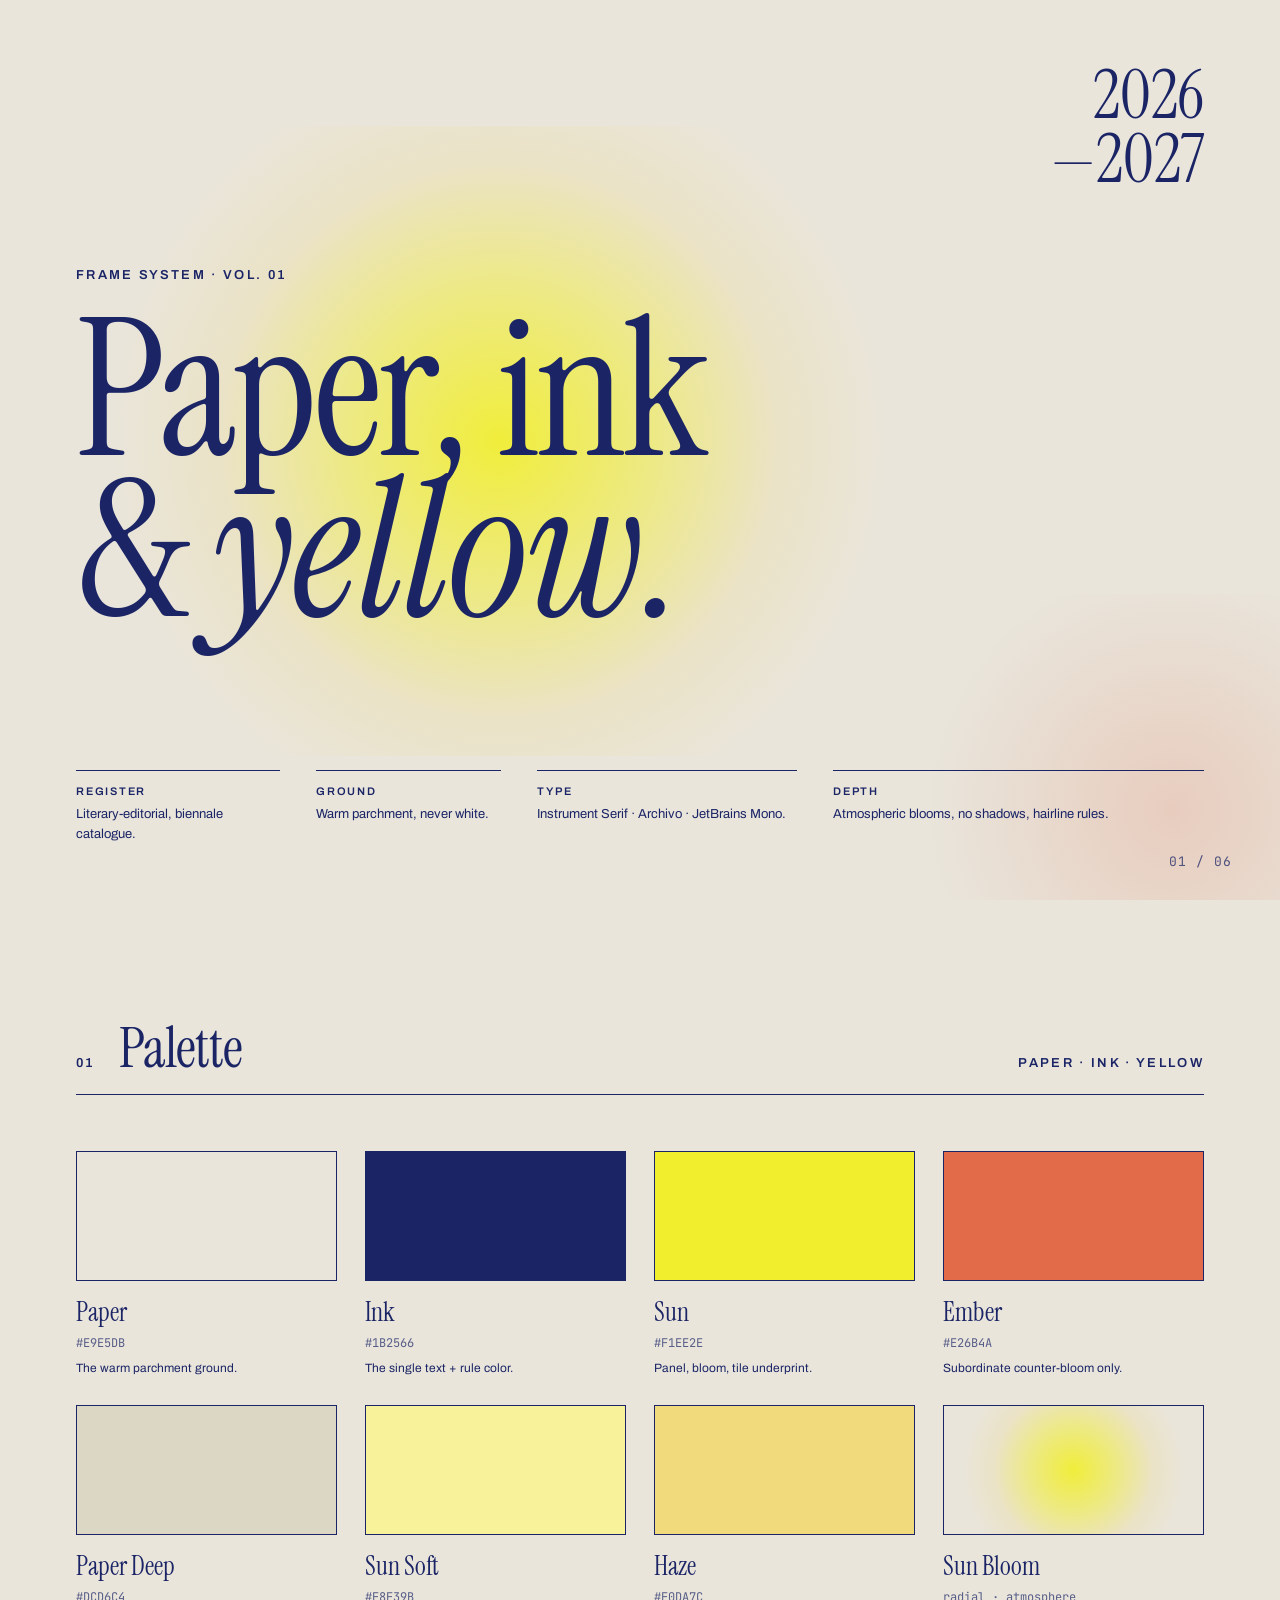
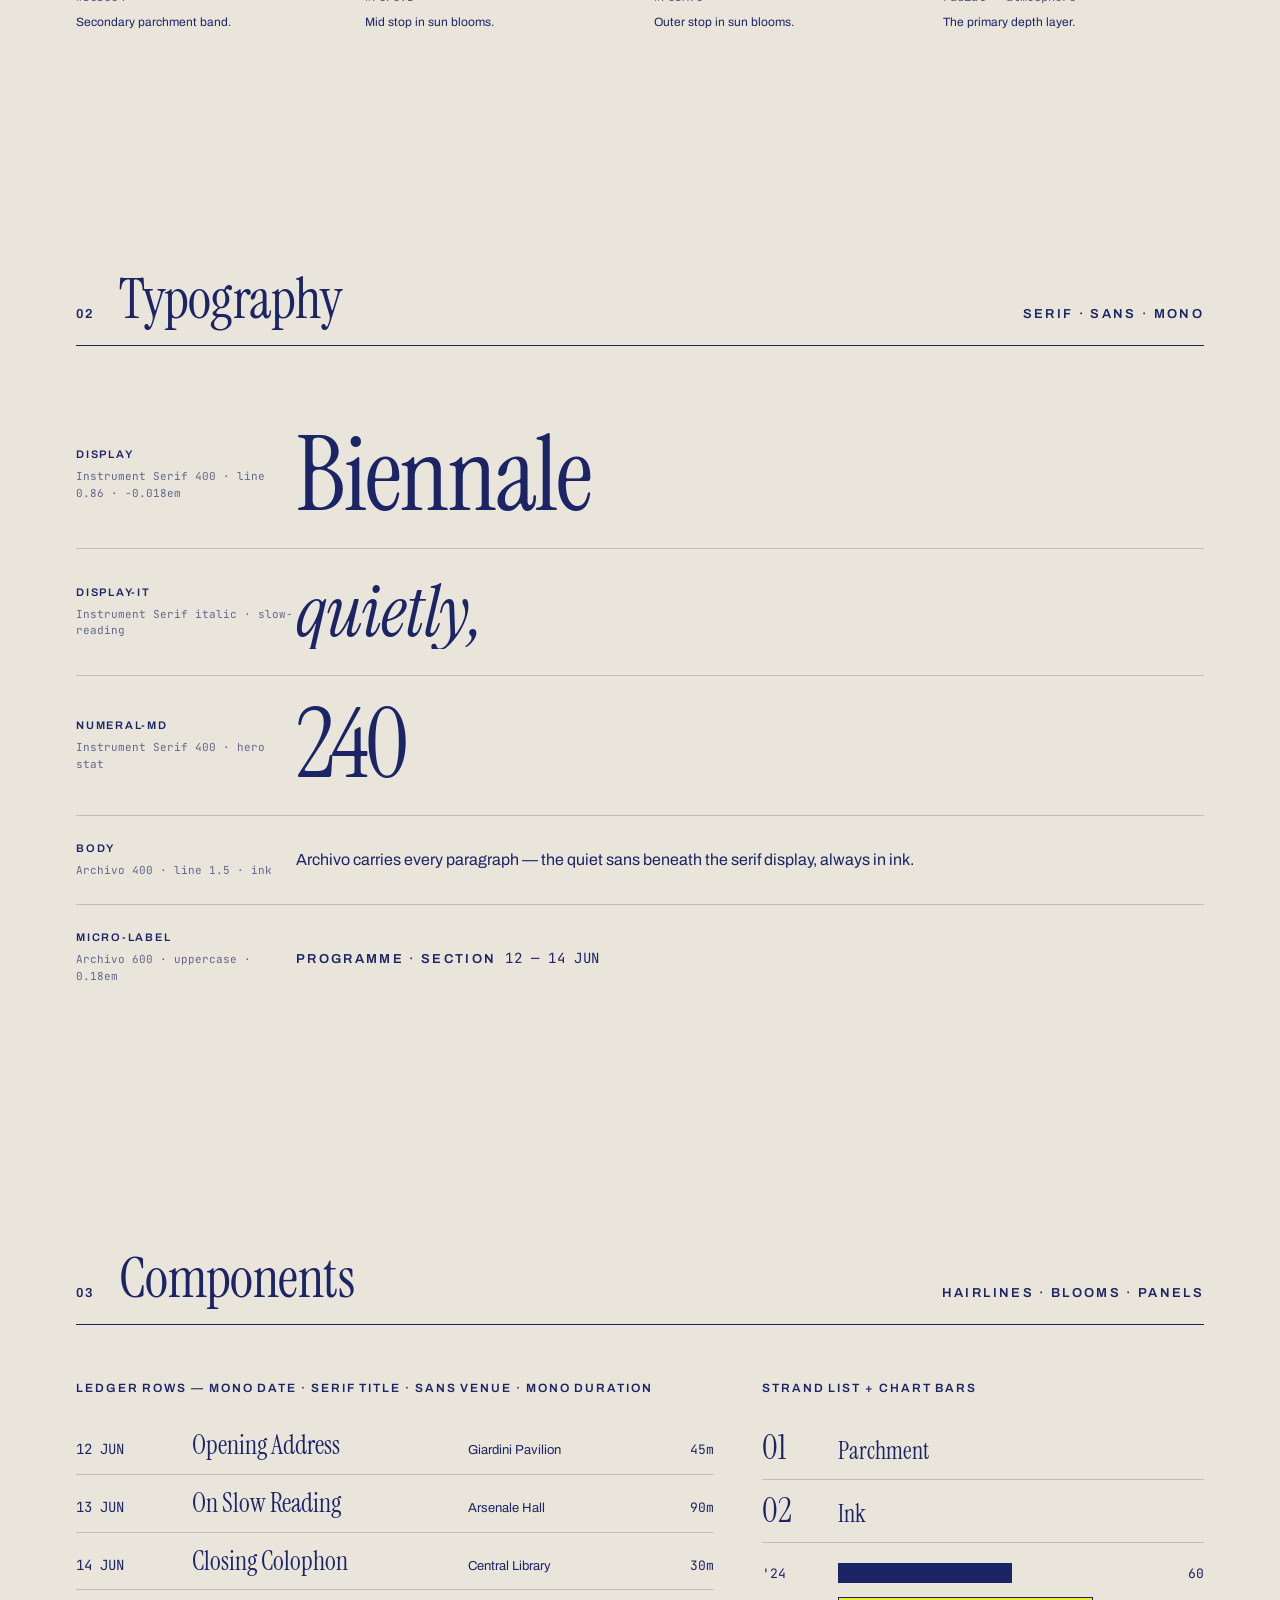
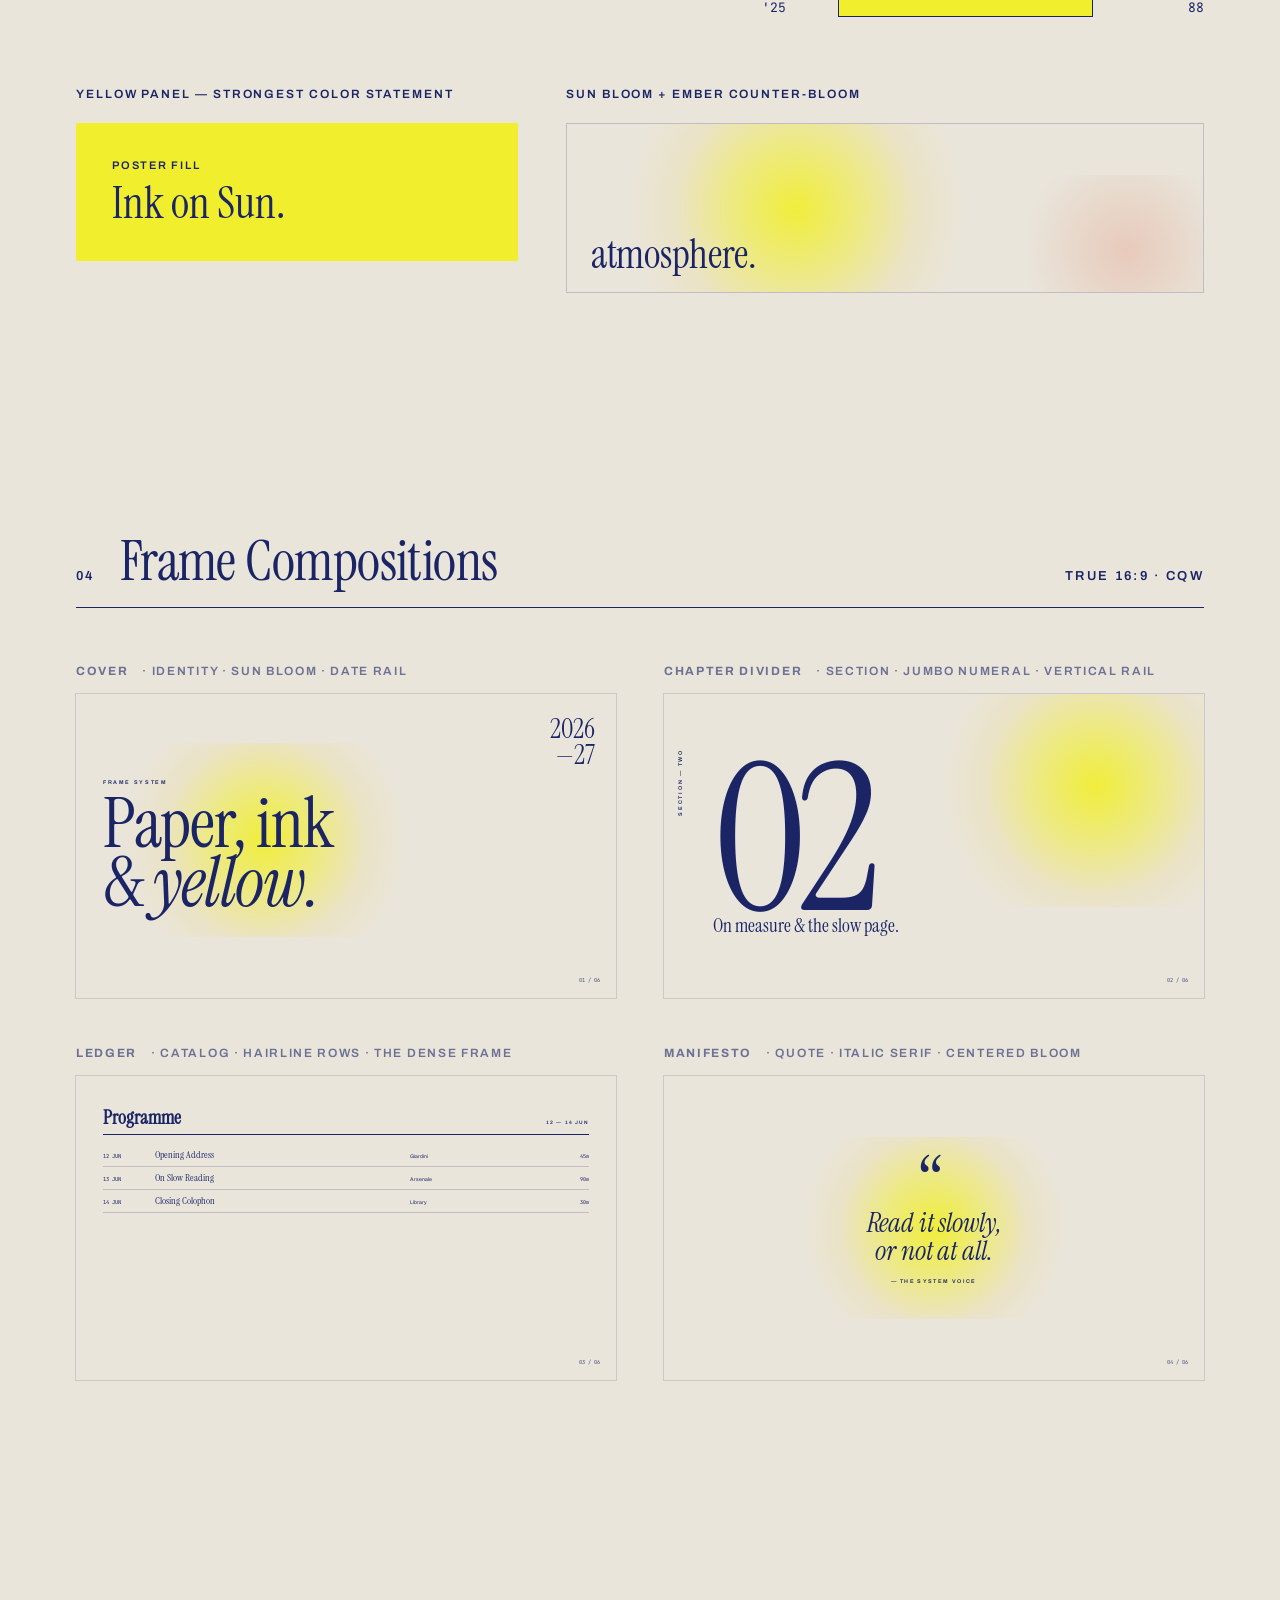
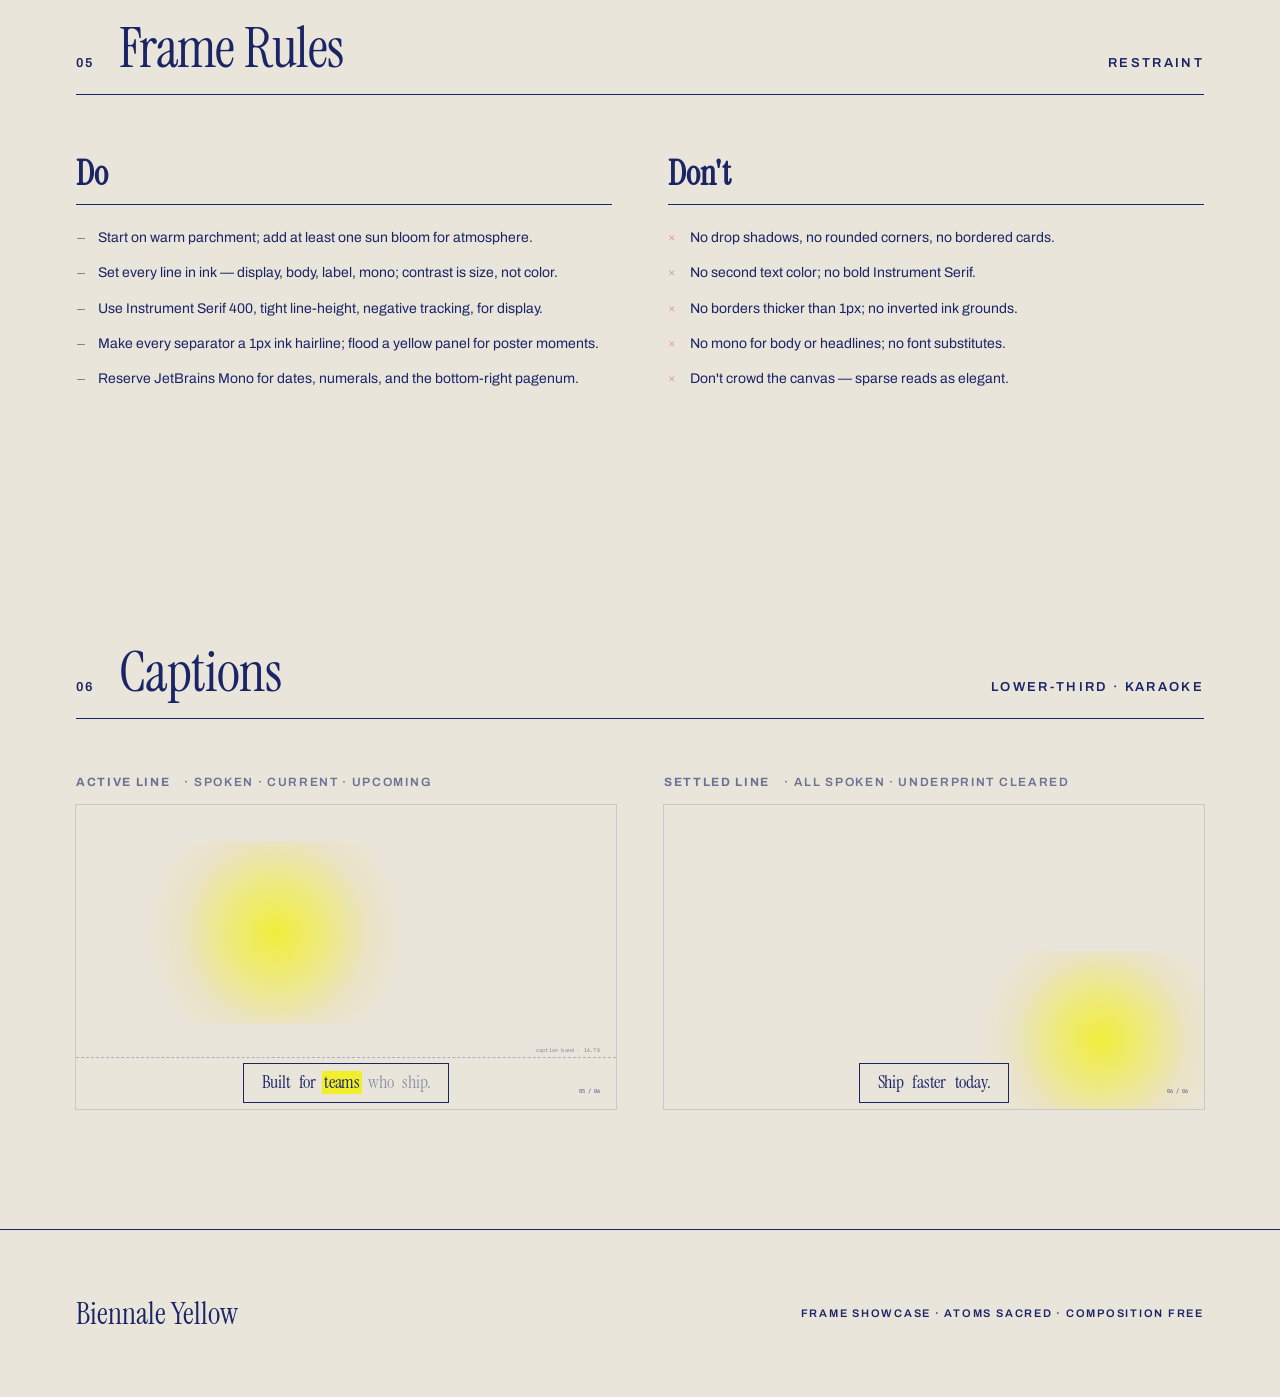
<file: .claude/skills/hyperframes/assets/frame-presets/biennale-yellow/frame-showcase.html>
<!doctype html>
<html lang="en">
  <head>
    <meta charset="utf-8" />
    <meta name="viewport" content="width=device-width,initial-scale=1" />
    <title>Biennale Yellow</title>
    <link rel="preconnect" href="https://fonts.googleapis.com" />
    <link rel="preconnect" href="https://fonts.gstatic.com" crossorigin />
    <link
      href="https://fonts.googleapis.com/css2?family=Instrument+Serif:ital@0;1&family=Archivo:wght@400;600&family=JetBrains+Mono:wght@400&display=swap"
      rel="stylesheet"
    />
    <style id="ds-tokens">
      :root {
        --paper: #e9e5db;
        --paper-deep: #dcd6c4;
        --sun: #f1ee2e;
        --sun-soft: #f8f39b;
        --haze: #f0da7c;
        --ink: #1b2566;
        --ember: #e26b4a;
        --serif: "Instrument Serif", Georgia, serif;
        --sans: "Archivo", sans-serif;
        --mono: "JetBrains Mono", ui-monospace, monospace;
        --bloom: radial-gradient(
          circle at 50% 50%,
          rgba(241, 238, 46, 0.92) 0%,
          rgba(241, 238, 46, 0.5) 30%,
          rgba(240, 218, 124, 0.22) 55%,
          rgba(233, 229, 219, 0) 78%
        );
      }
      * {
        margin: 0;
        padding: 0;
        box-sizing: border-box;
      }
      html {
        background: #0c0d1a;
      }
      body {
        background: var(--paper);
        color: var(--ink);
        font-family: var(--sans);
        -webkit-font-smoothing: antialiased;
      }
      .serif {
        font-family: var(--serif);
        font-weight: 400;
        letter-spacing: -0.018em;
        line-height: 0.9;
      }
      .micro {
        font-family: var(--sans);
        font-weight: 600;
        text-transform: uppercase;
        letter-spacing: 0.18em;
        font-size: 13px;
      }

      section {
        padding: 120px 76px;
        position: relative;
        overflow: hidden;
      }
      .sec-head {
        display: flex;
        align-items: baseline;
        gap: 24px;
        border-bottom: 1px solid var(--ink);
        padding-bottom: 18px;
        margin-bottom: 56px;
        position: relative;
        z-index: 2;
      }
      .sec-head .micro {
        color: var(--ink);
      }
      .sec-head h2 {
        font-family: var(--serif);
        font-weight: 400;
        font-size: 56px;
        line-height: 1;
        letter-spacing: -0.01em;
      }
      .sec-head .sp {
        flex: 1;
      }

      /* COVER */
      .cover {
        min-height: 100vh;
        padding: 0;
        display: flex;
        flex-direction: column;
        justify-content: center;
        position: relative;
        overflow: hidden;
      }
      .cover .bloom {
        position: absolute;
        width: 62%;
        height: 70%;
        left: 8%;
        top: 14%;
        background: var(--bloom);
        z-index: 0;
        pointer-events: none;
      }
      .cover .ember {
        position: absolute;
        width: 36%;
        height: 40%;
        right: -6%;
        bottom: -6%;
        background: radial-gradient(
          circle at 60% 60%,
          rgba(226, 107, 74, 0.2) 0%,
          rgba(226, 107, 74, 0) 70%
        );
        z-index: 0;
        pointer-events: none;
      }
      .cover .daterail {
        position: absolute;
        top: 64px;
        right: 76px;
        font-family: var(--serif);
        font-weight: 400;
        font-size: clamp(48px, 5.2vw, 84px);
        line-height: 0.96;
        text-align: right;
        letter-spacing: -0.005em;
        z-index: 2;
      }
      .cover .inner {
        padding: 0 76px;
        position: relative;
        z-index: 2;
      }
      .cover .micro {
        margin-bottom: 28px;
      }
      .cover h1 {
        font-family: var(--serif);
        font-weight: 400;
        font-size: clamp(110px, 15vw, 230px);
        line-height: 0.84;
        letter-spacing: -0.018em;
      }
      .cover h1 em {
        font-style: italic;
        letter-spacing: -0.005em;
      }
      .cover .footer {
        position: absolute;
        bottom: 0;
        left: 0;
        right: 0;
        display: grid;
        grid-template-columns: 1.1fr 1fr 1.4fr 2fr;
        gap: 36px;
        padding: 0 76px 56px;
        z-index: 2;
      }
      .cover .fcell {
        border-top: 1px solid var(--ink);
        padding-top: 14px;
      }
      .cover .fcell .t {
        font-family: var(--sans);
        font-weight: 600;
        text-transform: uppercase;
        letter-spacing: 0.16em;
        font-size: 11px;
        margin-bottom: 8px;
      }
      .cover .fcell .b {
        font-family: var(--sans);
        font-weight: 400;
        font-size: 13px;
        line-height: 1.5;
        color: var(--ink);
      }
      .cover .pagenum {
        position: absolute;
        bottom: 30px;
        right: 48px;
        font-family: var(--mono);
        font-size: 13px;
        letter-spacing: 0.08em;
        opacity: 0.75;
        z-index: 2;
      }

      /* PALETTE */
      .swatches {
        display: grid;
        grid-template-columns: repeat(4, 1fr);
        gap: 28px;
        position: relative;
        z-index: 2;
      }
      .sw .chip {
        height: 130px;
        border: 1px solid var(--ink);
      }
      .sw .name {
        font-family: var(--serif);
        font-size: 26px;
        margin-top: 14px;
      }
      .sw .hex {
        font-family: var(--mono);
        font-size: 12px;
        color: var(--ink);
        opacity: 0.7;
        margin-top: 6px;
      }
      .sw .role {
        font-family: var(--sans);
        font-size: 12px;
        line-height: 1.5;
        color: var(--ink);
        margin-top: 8px;
      }

      /* TYPE */
      .type-row {
        display: grid;
        grid-template-columns: 220px 1fr;
        align-items: center;
        padding: 26px 0;
        border-bottom: 1px solid rgba(27, 37, 102, 0.2);
      }
      .type-row .tok {
        font-family: var(--sans);
        font-weight: 600;
        text-transform: uppercase;
        letter-spacing: 0.16em;
        font-size: 11px;
      }
      .type-row .m {
        font-family: var(--mono);
        font-size: 11px;
        color: var(--ink);
        opacity: 0.65;
        margin-top: 8px;
        line-height: 1.5;
      }
      .type-row .spec {
        overflow: hidden;
      }

      /* COMPONENTS */
      .cnote {
        font-family: var(--sans);
        font-weight: 600;
        text-transform: uppercase;
        letter-spacing: 0.16em;
        font-size: 12px;
        margin-bottom: 22px;
      }
      .cgrid {
        display: grid;
        grid-template-columns: repeat(12, 1fr);
        gap: 48px;
        margin-bottom: 56px;
      }
      .s4 {
        grid-column: span 4;
      }
      .s5 {
        grid-column: span 5;
      }
      .s6 {
        grid-column: span 6;
      }
      .s7 {
        grid-column: span 7;
      }
      .s8 {
        grid-column: span 8;
      }
      .ledger .row {
        display: grid;
        grid-template-columns: 92px 1.6fr 0.9fr 80px;
        gap: 24px;
        padding: 14px 0;
        border-bottom: 1px solid rgba(27, 37, 102, 0.2);
        align-items: baseline;
      }
      .ledger .dt {
        font-family: var(--mono);
        font-size: 14px;
      }
      .ledger .ti {
        font-family: var(--serif);
        font-size: 26px;
        line-height: 1.1;
      }
      .ledger .vn {
        font-family: var(--sans);
        font-size: 13px;
        color: var(--ink);
      }
      .ledger .du {
        font-family: var(--mono);
        font-size: 13px;
        text-align: right;
      }
      .strand .row {
        display: grid;
        grid-template-columns: 56px 1fr;
        gap: 20px;
        padding: 14px 0;
        border-bottom: 1px solid rgba(27, 37, 102, 0.2);
        align-items: baseline;
      }
      .strand .nm {
        font-family: var(--serif);
        font-size: 34px;
        line-height: 1;
      }
      .strand .ti {
        font-family: var(--serif);
        font-size: 24px;
        line-height: 1.1;
      }
      .strand .bd {
        font-family: var(--sans);
        font-size: 13px;
        line-height: 1.5;
        color: var(--ink);
        margin-top: 4px;
      }
      .bars .row {
        display: grid;
        grid-template-columns: 60px 1fr 60px;
        gap: 16px;
        align-items: center;
        margin-bottom: 14px;
      }
      .bars .yr {
        font-family: var(--mono);
        font-size: 13px;
      }
      .bars .bar {
        height: 20px;
        background: var(--ink);
      }
      .bars .bar.lit {
        background: var(--sun);
        border: 1px solid var(--ink);
      }
      .bars .vl {
        font-family: var(--mono);
        font-size: 13px;
        text-align: right;
      }
      .ypanel {
        background: var(--sun);
        padding: 36px;
        color: var(--ink);
      }
      .ypanel .l {
        font-family: var(--sans);
        font-weight: 600;
        text-transform: uppercase;
        letter-spacing: 0.16em;
        font-size: 11px;
      }
      .ypanel .h {
        font-family: var(--serif);
        font-size: 44px;
        line-height: 0.95;
        margin-top: 12px;
      }

      /* COMPOSITIONS */
      .gallery {
        display: grid;
        grid-template-columns: 1fr 1fr;
        gap: 48px;
        position: relative;
        z-index: 2;
      }
      .fw .flabel {
        display: flex;
        gap: 14px;
        align-items: baseline;
        margin-bottom: 16px;
        font-family: var(--sans);
        font-weight: 600;
        text-transform: uppercase;
        letter-spacing: 0.14em;
        font-size: 12px;
        color: var(--ink);
        opacity: 0.6;
      }
      .fw .flabel b {
        opacity: 1;
      }
      .frame {
        aspect-ratio: 16/9;
        container-type: size;
        position: relative;
        overflow: hidden;
        background: var(--paper);
        box-shadow: 0 0 0 1px rgba(27, 37, 102, 0.15);
      }
      .frame > .body {
        position: absolute;
        inset: 0;
        z-index: 3;
      }
      .frame .bloom {
        position: absolute;
        background: var(--bloom);
        z-index: 1;
        pointer-events: none;
      }
      .frame .pn {
        position: absolute;
        right: 3cqw;
        bottom: 2.6cqw;
        font-family: var(--mono);
        font-size: 1cqw;
        opacity: 0.75;
        z-index: 4;
      }

      /* f1 cover */
      .yf1 .bloom {
        width: 58%;
        height: 64%;
        left: 6%;
        top: 16%;
      }
      .yf1 .body {
        display: flex;
        flex-direction: column;
        justify-content: center;
        padding: 0 5cqw;
      }
      .yf1 .micro {
        font-family: var(--sans);
        font-weight: 600;
        text-transform: uppercase;
        letter-spacing: 0.3cqw;
        font-size: 1cqw;
        margin-bottom: 1.8cqw;
      }
      .yf1 h3 {
        font-family: var(--serif);
        font-weight: 400;
        font-size: 13cqw;
        line-height: 0.84;
        letter-spacing: -0.018em;
      }
      .yf1 h3 em {
        font-style: italic;
      }
      .yf1 .dr {
        position: absolute;
        top: 4cqw;
        right: 4cqw;
        font-family: var(--serif);
        font-size: 5cqw;
        line-height: 0.96;
        text-align: right;
        letter-spacing: -0.005em;
        z-index: 4;
      }

      /* f2 chapter divider */
      .yf2 .bloom {
        width: 60%;
        height: 80%;
        right: -10%;
        top: -10%;
        left: auto;
      }
      .yf2 .rail {
        position: absolute;
        left: 3cqw;
        top: 50%;
        transform: rotate(-90deg) translateX(50%);
        transform-origin: left center;
        font-family: var(--sans);
        font-weight: 600;
        text-transform: uppercase;
        letter-spacing: 0.32em;
        font-size: 1cqw;
        white-space: nowrap;
        z-index: 4;
      }
      .yf2 .body {
        display: flex;
        flex-direction: column;
        justify-content: center;
        padding: 0 5cqw 0 9cqw;
      }
      .yf2 .num {
        font-family: var(--serif);
        font-weight: 400;
        font-size: 38cqw;
        line-height: 0.84;
        letter-spacing: -0.04em;
        color: var(--ink);
      }
      .yf2 .ti {
        font-family: var(--serif);
        font-size: 3.6cqw;
        line-height: 1.05;
        margin-top: -2cqw;
        max-width: 46cqw;
      }

      /* f3 ledger */
      .yf3 .body {
        padding: 6cqw 5cqw;
        display: flex;
        flex-direction: column;
      }
      .yf3 .top {
        display: flex;
        justify-content: space-between;
        align-items: baseline;
        border-bottom: 1px solid var(--ink);
        padding-bottom: 1.2cqw;
        margin-bottom: 1.6cqw;
      }
      .yf3 .top h4 {
        font-family: var(--serif);
        font-size: 3.6cqw;
        line-height: 1;
      }
      .yf3 .top .micro {
        font-family: var(--sans);
        font-weight: 600;
        text-transform: uppercase;
        letter-spacing: 0.2cqw;
        font-size: 0.9cqw;
      }
      .yf3 .row {
        display: grid;
        grid-template-columns: 8cqw 1.6fr 0.9fr 6cqw;
        gap: 1.6cqw;
        padding: 1cqw 0;
        border-bottom: 1px solid rgba(27, 37, 102, 0.2);
        align-items: baseline;
      }
      .yf3 .dt {
        font-family: var(--mono);
        font-size: 1cqw;
      }
      .yf3 .ti {
        font-family: var(--serif);
        font-size: 1.9cqw;
        line-height: 1.1;
      }
      .yf3 .vn {
        font-family: var(--sans);
        font-size: 0.95cqw;
      }
      .yf3 .du {
        font-family: var(--mono);
        font-size: 0.95cqw;
        text-align: right;
      }

      /* f4 manifesto */
      .yf4 .bloom {
        width: 54%;
        height: 60%;
        left: 50%;
        top: 50%;
        transform: translate(-50%, -50%);
      }
      .yf4 .body {
        display: flex;
        flex-direction: column;
        justify-content: center;
        align-items: center;
        text-align: center;
        padding: 0 9cqw;
      }
      .yf4 .qm {
        font-family: var(--serif);
        font-size: 14cqw;
        line-height: 0.5;
        height: 7cqw;
      }
      .yf4 .q {
        font-family: var(--serif);
        font-style: italic;
        font-size: 5cqw;
        line-height: 1.04;
        letter-spacing: -0.005em;
      }
      .yf4 .at {
        font-family: var(--sans);
        font-weight: 600;
        text-transform: uppercase;
        letter-spacing: 0.25cqw;
        font-size: 1cqw;
        margin-top: 2.4cqw;
      }

      /* PRINCIPLES */
      .dos {
        display: grid;
        grid-template-columns: 1fr 1fr;
        gap: 56px;
        position: relative;
        z-index: 2;
      }
      .do-card h4 {
        font-family: var(--serif);
        font-size: 34px;
        margin-bottom: 8px;
      }
      .do-card .rule {
        height: 1px;
        background: var(--ink);
        margin-bottom: 22px;
      }
      .do-card ul {
        list-style: none;
      }
      .do-card li {
        font-family: var(--sans);
        font-size: 14px;
        line-height: 1.6;
        padding-left: 22px;
        position: relative;
        margin-bottom: 13px;
        color: var(--ink);
      }
      .do-card li::before {
        position: absolute;
        left: 0;
        font-family: var(--serif);
      }
      .do-card.do li::before {
        content: "\2014";
      }
      .do-card.dont li::before {
        content: "\00d7";
        color: var(--ember);
      }

      .foot {
        padding: 64px 76px;
        border-top: 1px solid var(--ink);
        display: flex;
        justify-content: space-between;
        align-items: center;
      }
      .foot .l {
        font-family: var(--serif);
        font-size: 30px;
      }
      .foot .r {
        font-family: var(--sans);
        font-weight: 600;
        text-transform: uppercase;
        letter-spacing: 0.16em;
        font-size: 11px;
      }
      @media (max-width: 1100px) {
        .gallery {
          grid-template-columns: 1fr;
        }
        .swatches {
          grid-template-columns: 1fr 1fr;
        }
      }
    </style>
    <link
      rel="stylesheet"
      href="https://fonts.googleapis.com/css2?family=Instrument+Serif:ital,wght@0,400;1,400&display=swap"
    />
    <link
      rel="stylesheet"
      href="https://fonts.googleapis.com/css2?family=Archivo:wght@400;500;600;700&display=swap"
    />
    <style id="ft-override">
      :root {
        --primary: #e9e5db !important;
        --secondary: #1b2566 !important;
        --tertiary: #dcd6c4 !important;
        --accent: #f1ee2e !important;
        --f-disp: "Instrument Serif", sans-serif !important;
        --f-body: "Archivo", sans-serif !important;
        --paper: #e9e5db !important;
        --paper-deep: #dcd6c4 !important;
        --sun: #f1ee2e !important;
        --ink: #1b2566 !important;
        --serif: "Instrument Serif", sans-serif !important;
        --sans: "Archivo", sans-serif !important;
        --sun-soft: #f8f39b !important;
        --haze: #f0da7c !important;
        --ember: #e26b4a !important;
      }
    </style>
  </head>
  <body>
    <!-- COVER -->
    <section class="cover">
      <div class="bloom"></div>
      <div class="ember"></div>
      <div class="daterail">2026<br />—2027</div>
      <div class="inner">
        <div class="micro">Frame System · Vol. 01</div>
        <h1>Paper, ink<br />&amp; <em>yellow.</em></h1>
      </div>
      <div class="footer">
        <div class="fcell">
          <div class="t">Register</div>
          <div class="b">Literary-editorial, biennale catalogue.</div>
        </div>
        <div class="fcell">
          <div class="t">Ground</div>
          <div class="b">Warm parchment, never white.</div>
        </div>
        <div class="fcell">
          <div class="t">Type</div>
          <div class="b">Instrument Serif · Archivo · JetBrains Mono.</div>
        </div>
        <div class="fcell">
          <div class="t">Depth</div>
          <div class="b">Atmospheric blooms, no shadows, hairline rules.</div>
        </div>
      </div>
      <div class="pagenum">01 / 06</div>
    </section>

    <!-- PALETTE -->
    <section>
      <div class="sec-head">
        <span class="micro">01</span>
        <h2>Palette</h2>
        <span class="sp"></span><span class="micro">Paper · Ink · Yellow</span>
      </div>
      <div class="swatches">
        <div class="sw">
          <div class="chip" style="background: var(--paper)"></div>
          <div class="name">Paper</div>
          <div class="hex">#E9E5DB</div>
          <div class="role">The warm parchment ground.</div>
        </div>
        <div class="sw">
          <div class="chip" style="background: var(--ink)"></div>
          <div class="name">Ink</div>
          <div class="hex">#1B2566</div>
          <div class="role">The single text + rule color.</div>
        </div>
        <div class="sw">
          <div class="chip" style="background: var(--sun)"></div>
          <div class="name">Sun</div>
          <div class="hex">#F1EE2E</div>
          <div class="role">Panel, bloom, tile underprint.</div>
        </div>
        <div class="sw">
          <div class="chip" style="background: var(--ember)"></div>
          <div class="name">Ember</div>
          <div class="hex">#E26B4A</div>
          <div class="role">Subordinate counter-bloom only.</div>
        </div>
        <div class="sw">
          <div class="chip" style="background: var(--paper-deep)"></div>
          <div class="name">Paper Deep</div>
          <div class="hex">#DCD6C4</div>
          <div class="role">Secondary parchment band.</div>
        </div>
        <div class="sw">
          <div class="chip" style="background: var(--sun-soft)"></div>
          <div class="name">Sun Soft</div>
          <div class="hex">#F8F39B</div>
          <div class="role">Mid stop in sun blooms.</div>
        </div>
        <div class="sw">
          <div class="chip" style="background: var(--haze)"></div>
          <div class="name">Haze</div>
          <div class="hex">#F0DA7C</div>
          <div class="role">Outer stop in sun blooms.</div>
        </div>
        <div class="sw">
          <div class="chip" style="background: var(--bloom), var(--paper)"></div>
          <div class="name">Sun Bloom</div>
          <div class="hex">radial · atmosphere</div>
          <div class="role">The primary depth layer.</div>
        </div>
      </div>
    </section>

    <!-- TYPOGRAPHY -->
    <section>
      <div class="sec-head">
        <span class="micro">02</span>
        <h2>Typography</h2>
        <span class="sp"></span><span class="micro">Serif · Sans · Mono</span>
      </div>
      <div class="type-row">
        <div>
          <div class="tok">display</div>
          <div class="m">Instrument Serif 400 · line 0.86 · −0.018em</div>
        </div>
        <div class="spec"><span class="serif" style="font-size: 104px">Biennale</span></div>
      </div>
      <div class="type-row">
        <div>
          <div class="tok">display-it</div>
          <div class="m">Instrument Serif italic · slow-reading</div>
        </div>
        <div class="spec">
          <span class="serif" style="font-style: italic; font-size: 72px; line-height: 1.04"
            >quietly,</span
          >
        </div>
      </div>
      <div class="type-row">
        <div>
          <div class="tok">numeral-md</div>
          <div class="m">Instrument Serif 400 · hero stat</div>
        </div>
        <div class="spec">
          <span class="serif" style="font-size: 96px; letter-spacing: -0.04em">240</span>
        </div>
      </div>
      <div class="type-row">
        <div>
          <div class="tok">body</div>
          <div class="m">Archivo 400 · line 1.5 · ink</div>
        </div>
        <div class="spec">
          <p style="font-family: var(--sans); font-size: 16px; line-height: 1.5; max-width: 620px">
            Archivo carries every paragraph — the quiet sans beneath the serif display, always in
            ink.
          </p>
        </div>
      </div>
      <div class="type-row" style="border-bottom: 0">
        <div>
          <div class="tok">micro-label</div>
          <div class="m">Archivo 600 · uppercase · 0.18em</div>
        </div>
        <div class="spec">
          <span class="micro">Programme · Section</span> &nbsp;
          <span
            class="serif"
            style="font-family: var(--mono); font-size: 14px; letter-spacing: 0.04em"
            >12 — 14 JUN</span
          >
        </div>
      </div>
    </section>

    <!-- COMPONENTS -->
    <section>
      <div class="sec-head">
        <span class="micro">03</span>
        <h2>Components</h2>
        <span class="sp"></span><span class="micro">Hairlines · Blooms · Panels</span>
      </div>

      <div class="cgrid">
        <div class="s7">
          <div class="cnote">
            Ledger rows — mono date · serif title · sans venue · mono duration
          </div>
          <div class="ledger">
            <div class="row">
              <span class="dt">12 JUN</span><span class="ti">Opening Address</span
              ><span class="vn">Giardini Pavilion</span><span class="du">45m</span>
            </div>
            <div class="row">
              <span class="dt">13 JUN</span><span class="ti">On Slow Reading</span
              ><span class="vn">Arsenale Hall</span><span class="du">90m</span>
            </div>
            <div class="row">
              <span class="dt">14 JUN</span><span class="ti">Closing Colophon</span
              ><span class="vn">Central Library</span><span class="du">30m</span>
            </div>
          </div>
        </div>
        <div class="s5">
          <div class="cnote">Strand list + chart bars</div>
          <div class="strand">
            <div class="row">
              <span class="nm">01</span>
              <div><div class="ti">Parchment</div></div>
            </div>
            <div class="row">
              <span class="nm">02</span>
              <div><div class="ti">Ink</div></div>
            </div>
          </div>
          <div class="bars" style="margin-top: 20px">
            <div class="row">
              <span class="yr">'24</span><span class="bar" style="width: 60%"></span
              ><span class="vl">60</span>
            </div>
            <div class="row">
              <span class="yr">'25</span><span class="bar lit" style="width: 88%"></span
              ><span class="vl">88</span>
            </div>
          </div>
        </div>
      </div>

      <div class="cgrid" style="margin-bottom: 0">
        <div class="s5">
          <div class="cnote">Yellow panel — strongest color statement</div>
          <div class="ypanel">
            <div class="l">Poster Fill</div>
            <div class="h">Ink on Sun.</div>
          </div>
        </div>
        <div class="s7">
          <div class="cnote">Sun bloom + ember counter-bloom</div>
          <div
            style="
              position: relative;
              height: 170px;
              border: 1px solid rgba(27, 37, 102, 0.2);
              overflow: hidden;
            "
          >
            <div
              style="
                position: absolute;
                width: 60%;
                height: 130%;
                left: 6%;
                top: -15%;
                background: var(--bloom);
              "
            ></div>
            <div
              style="
                position: absolute;
                width: 40%;
                height: 90%;
                right: -8%;
                bottom: -20%;
                background: radial-gradient(circle, rgba(226, 107, 74, 0.22), transparent 70%);
              "
            ></div>
            <div style="position: absolute; left: 24px; bottom: 20px" class="serif">
              <span style="font-size: 40px">atmosphere.</span>
            </div>
          </div>
        </div>
      </div>
    </section>

    <!-- COMPOSITIONS -->
    <section>
      <div class="sec-head">
        <span class="micro">04</span>
        <h2>Frame Compositions</h2>
        <span class="sp"></span><span class="micro">True 16:9 · cqw</span>
      </div>
      <div class="gallery">
        <div class="fw">
          <div class="flabel"><b>Cover</b><span>· identity · sun bloom · date rail</span></div>
          <div class="frame yf1">
            <div class="bloom"></div>
            <div class="dr">2026<br />—27</div>
            <div class="body">
              <div class="micro">Frame System</div>
              <h3>Paper, ink<br />&amp; <em>yellow.</em></h3>
            </div>
            <div class="pn">01 / 06</div>
          </div>
        </div>

        <div class="fw">
          <div class="flabel">
            <b>Chapter Divider</b><span>· section · jumbo numeral · vertical rail</span>
          </div>
          <div class="frame yf2">
            <div class="bloom"></div>
            <div class="rail">Section — Two</div>
            <div class="body">
              <div class="num">02</div>
              <div class="ti">On measure &amp; the slow page.</div>
            </div>
            <div class="pn">02 / 06</div>
          </div>
        </div>

        <div class="fw">
          <div class="flabel">
            <b>Ledger</b><span>· catalog · hairline rows · the dense frame</span>
          </div>
          <div class="frame yf3">
            <div class="body">
              <div class="top">
                <h4>Programme</h4>
                <span class="micro">12 — 14 JUN</span>
              </div>
              <div class="row">
                <span class="dt">12 JUN</span><span class="ti">Opening Address</span
                ><span class="vn">Giardini</span><span class="du">45m</span>
              </div>
              <div class="row">
                <span class="dt">13 JUN</span><span class="ti">On Slow Reading</span
                ><span class="vn">Arsenale</span><span class="du">90m</span>
              </div>
              <div class="row">
                <span class="dt">14 JUN</span><span class="ti">Closing Colophon</span
                ><span class="vn">Library</span><span class="du">30m</span>
              </div>
            </div>
            <div class="pn">03 / 06</div>
          </div>
        </div>

        <div class="fw">
          <div class="flabel">
            <b>Manifesto</b><span>· quote · italic serif · centered bloom</span>
          </div>
          <div class="frame yf4">
            <div class="bloom"></div>
            <div class="body">
              <div class="qm">&ldquo;</div>
              <div class="q">Read it slowly,<br />or not at all.</div>
              <div class="at">— The System Voice</div>
            </div>
            <div class="pn">04 / 06</div>
          </div>
        </div>
      </div>
    </section>

    <!-- PRINCIPLES -->
    <section>
      <div class="sec-head">
        <span class="micro">05</span>
        <h2>Frame Rules</h2>
        <span class="sp"></span><span class="micro">Restraint</span>
      </div>
      <div class="dos">
        <div class="do-card do">
          <h4>Do</h4>
          <div class="rule"></div>
          <ul>
            <li>Start on warm parchment; add at least one sun bloom for atmosphere.</li>
            <li>
              Set every line in ink — display, body, label, mono; contrast is size, not color.
            </li>
            <li>Use Instrument Serif 400, tight line-height, negative tracking, for display.</li>
            <li>
              Make every separator a 1px ink hairline; flood a yellow panel for poster moments.
            </li>
            <li>Reserve JetBrains Mono for dates, numerals, and the bottom-right pagenum.</li>
          </ul>
        </div>
        <div class="do-card dont">
          <h4>Don't</h4>
          <div class="rule"></div>
          <ul>
            <li>No drop shadows, no rounded corners, no bordered cards.</li>
            <li>No second text color; no bold Instrument Serif.</li>
            <li>No borders thicker than 1px; no inverted ink grounds.</li>
            <li>No mono for body or headlines; no font substitutes.</li>
            <li>Don't crowd the canvas — sparse reads as elegant.</li>
          </ul>
        </div>
      </div>
    </section>

    <!-- CAPTIONS — preview of caption-skin.html (the preset's lower-third karaoke look) -->
    <style>
      /* mirrors caption-skin.html; the skin's --cap-* vocab mapped to this preset's tokens */
      .capdemo {
        --cap-ink: var(--ink);
        --cap-canvas: var(--paper);
        --cap-accent: var(--sun);
        --cap-accent-2: var(--ember);
      }
      .capdemo .stage {
        position: absolute;
        left: 0;
        right: 0;
        bottom: 0;
        height: 16.67cqh;
        display: flex;
        align-items: center;
        justify-content: center;
        z-index: 4;
      }
      .capdemo .pill {
        max-width: 80cqw;
        padding: 1.4cqw 3cqw 1.7cqw;
        background: var(--cap-canvas);
        border: 1px solid var(--cap-ink);
        border-radius: 0;
      }
      .capdemo .line {
        display: flex;
        flex-wrap: wrap;
        justify-content: center;
        gap: 0.1em 0.34em;
        font-family: var(--serif);
        font-weight: 400;
        font-size: 3.4cqw;
        line-height: 1.16;
        letter-spacing: -0.01em;
      }
      .capdemo .w {
        display: inline-block;
        padding: 0 0.06em;
        color: color-mix(in srgb, var(--cap-ink) 42%, var(--cap-canvas));
      }
      .capdemo .w.spoken {
        color: var(--cap-ink);
      }
      .capdemo .w.active {
        color: var(--cap-ink);
        background: var(--cap-accent);
        box-shadow: 0 0 0 0.06em var(--cap-accent);
      }
      .capdemo .bandline {
        position: absolute;
        left: 0;
        right: 0;
        bottom: 16.67cqh;
        border-top: 1px dashed rgba(27, 37, 102, 0.28);
        z-index: 3;
      }
      .capdemo .bandtag {
        position: absolute;
        right: 3cqw;
        bottom: calc(16.67cqh + 0.7cqw);
        font-family: var(--mono);
        font-size: 0.95cqw;
        letter-spacing: 0.04em;
        color: var(--ink);
        opacity: 0.5;
        z-index: 4;
      }
    </style>
    <section>
      <div class="sec-head">
        <span class="micro">06</span>
        <h2>Captions</h2>
        <span class="sp"></span><span class="micro">Lower-third · Karaoke</span>
      </div>
      <div class="gallery">
        <div class="fw">
          <div class="flabel"><b>Active line</b><span>· spoken · current · upcoming</span></div>
          <div class="frame capdemo">
            <div class="bloom" style="width: 54%; height: 60%; left: 10%; top: 12%"></div>
            <div class="bandline"></div>
            <div class="bandtag">caption band · 16.7%</div>
            <div class="stage">
              <div class="pill">
                <div class="line">
                  <span class="w spoken">Built</span>
                  <span class="w spoken">for</span>
                  <span class="w active">teams</span>
                  <span class="w">who</span>
                  <span class="w">ship.</span>
                </div>
              </div>
            </div>
            <div class="pn">05 / 06</div>
          </div>
        </div>

        <div class="fw">
          <div class="flabel">
            <b>Settled line</b><span>· all spoken · underprint cleared</span>
          </div>
          <div class="frame capdemo">
            <div
              class="bloom"
              style="width: 50%; height: 58%; right: -6%; bottom: -6%; left: auto"
            ></div>
            <div class="stage">
              <div class="pill">
                <div class="line">
                  <span class="w spoken">Ship</span>
                  <span class="w spoken">faster</span>
                  <span class="w spoken">today.</span>
                </div>
              </div>
            </div>
            <div class="pn">06 / 06</div>
          </div>
        </div>
      </div>
    </section>

    <div class="foot">
      <span class="l">Biennale Yellow</span>
      <span class="r">Frame Showcase · Atoms Sacred · Composition Free</span>
    </div>

    <template id="__bundler_thumbnail">
      <svg viewBox="0 0 100 100" xmlns="http://www.w3.org/2000/svg">
        <rect width="100" height="100" fill="#E9E5DB" />
        <circle cx="42" cy="42" r="34" fill="#F1EE2E" opacity="0.55" />
        <text x="14" y="64" font-family="Georgia" font-size="30" fill="#1B2566">Aa</text>
        <rect x="14" y="74" width="60" height="1.5" fill="#1B2566" />
      </svg>
    </template>
  </body>
</html>
</file>
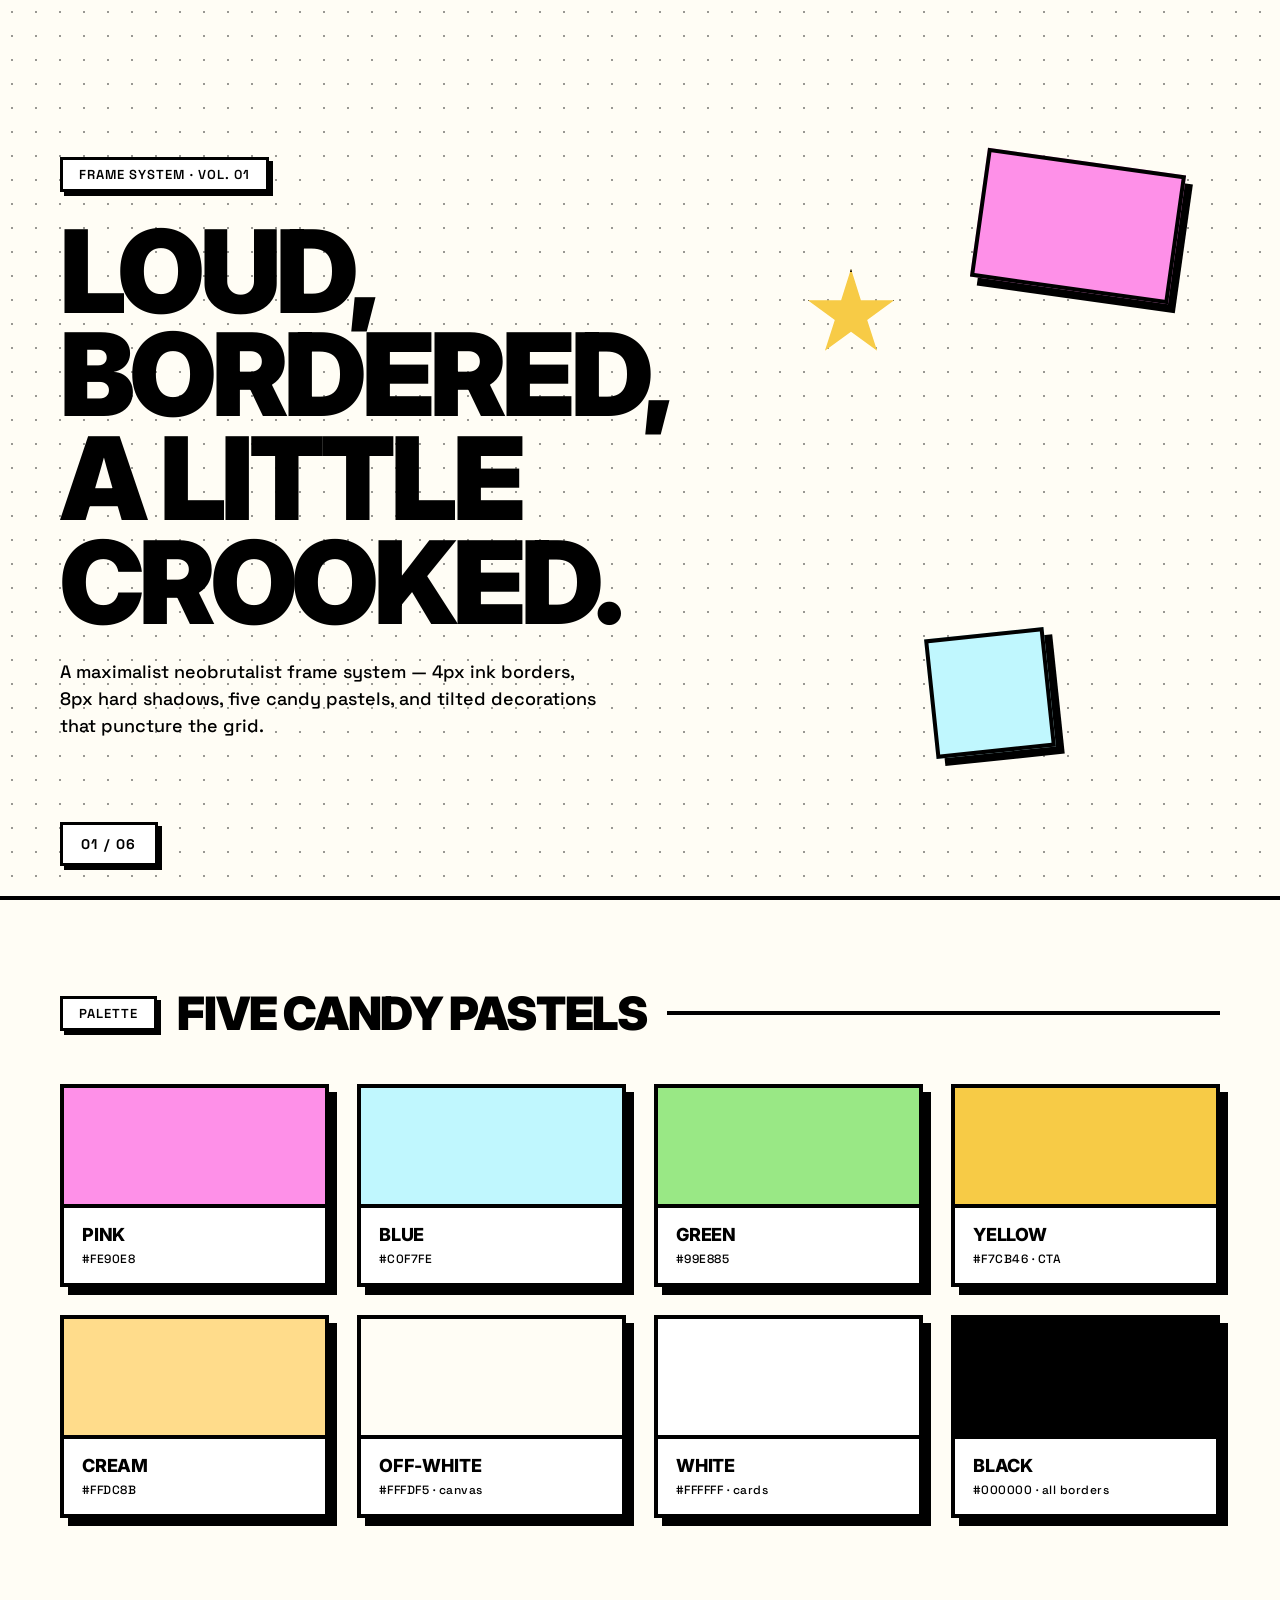
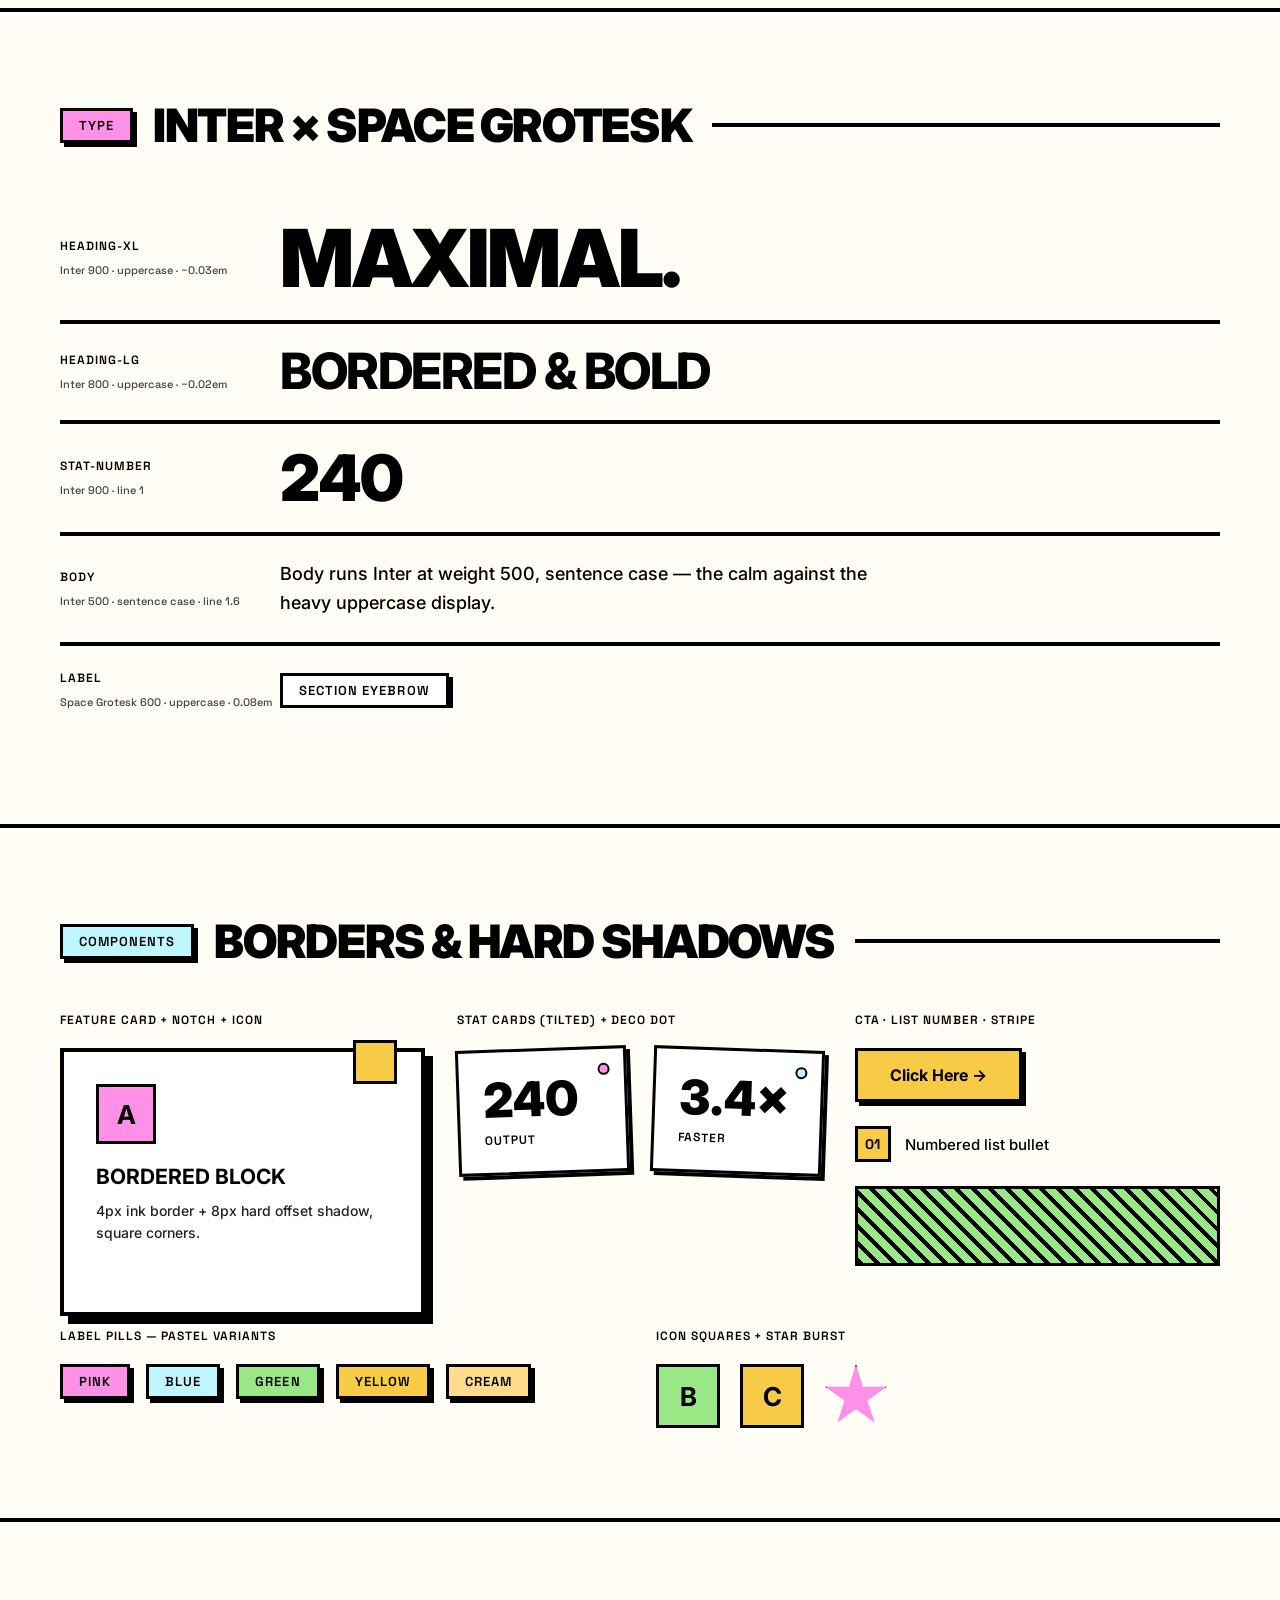
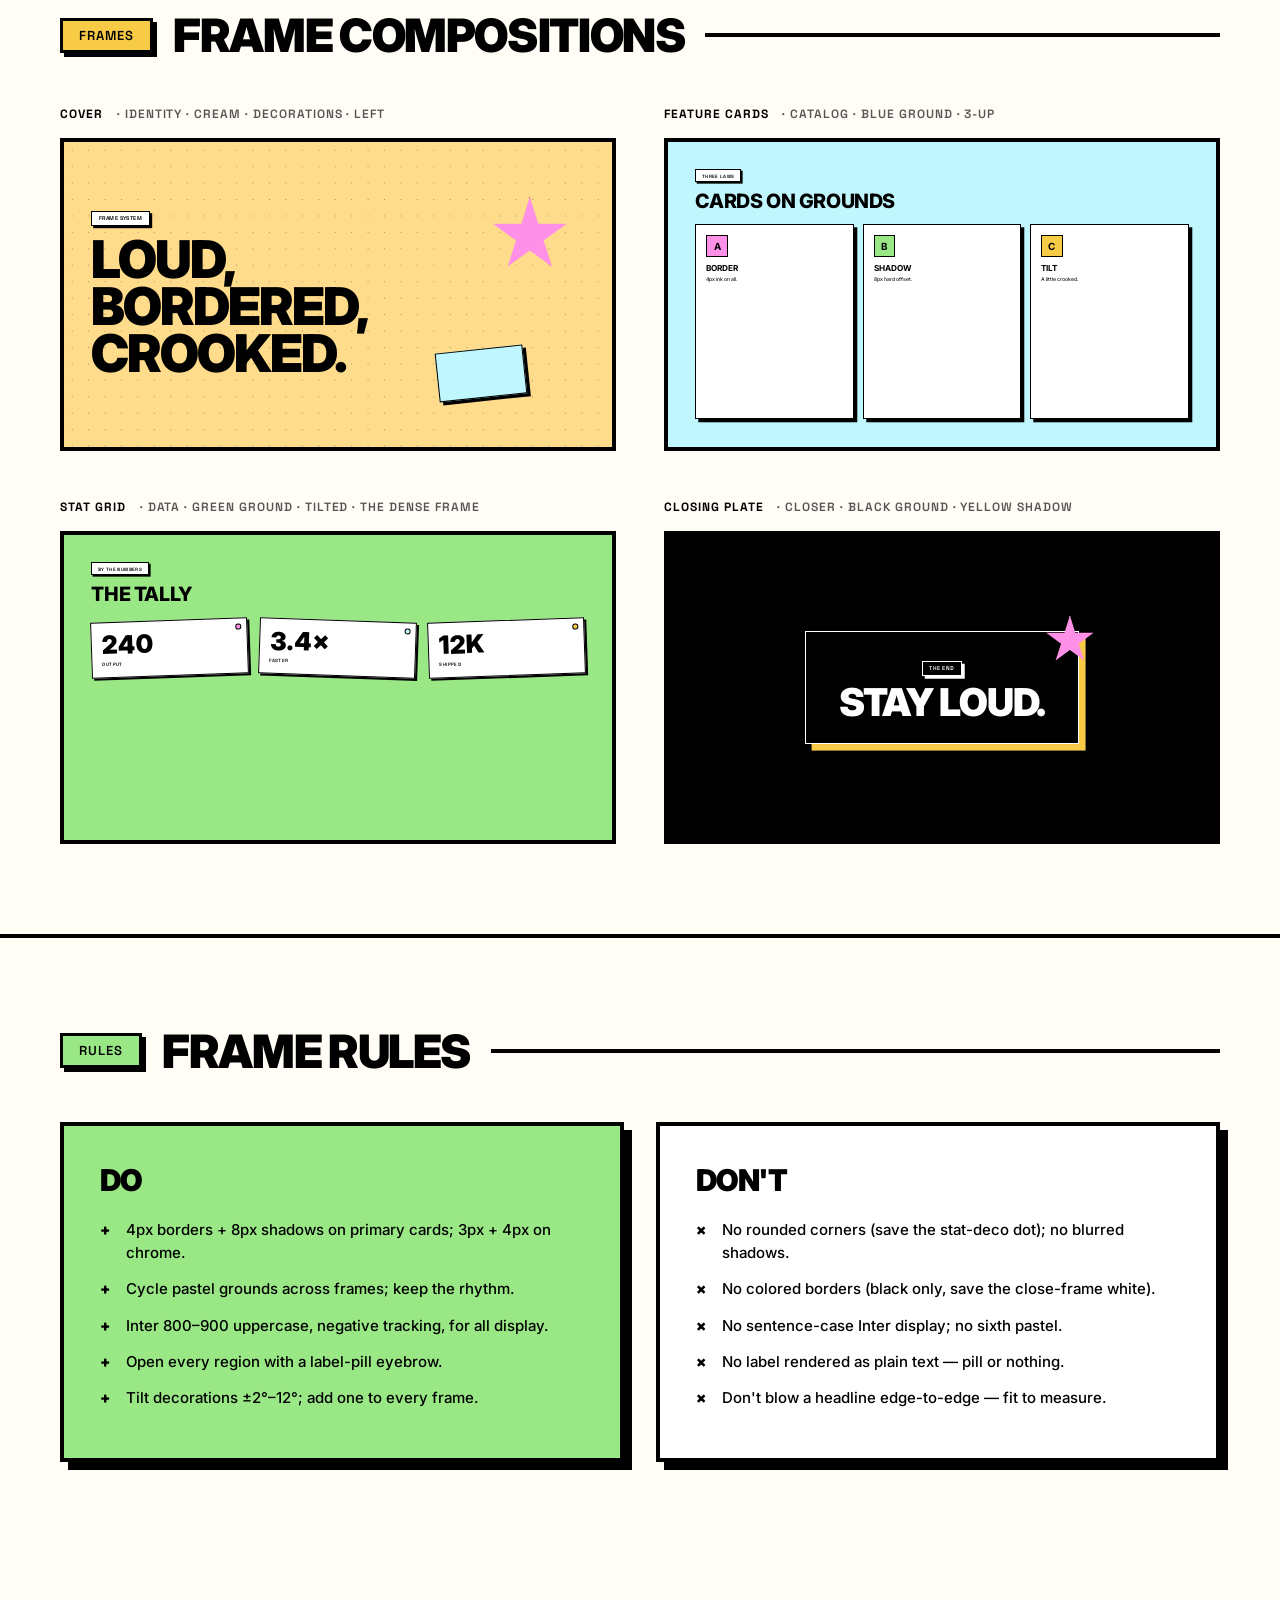
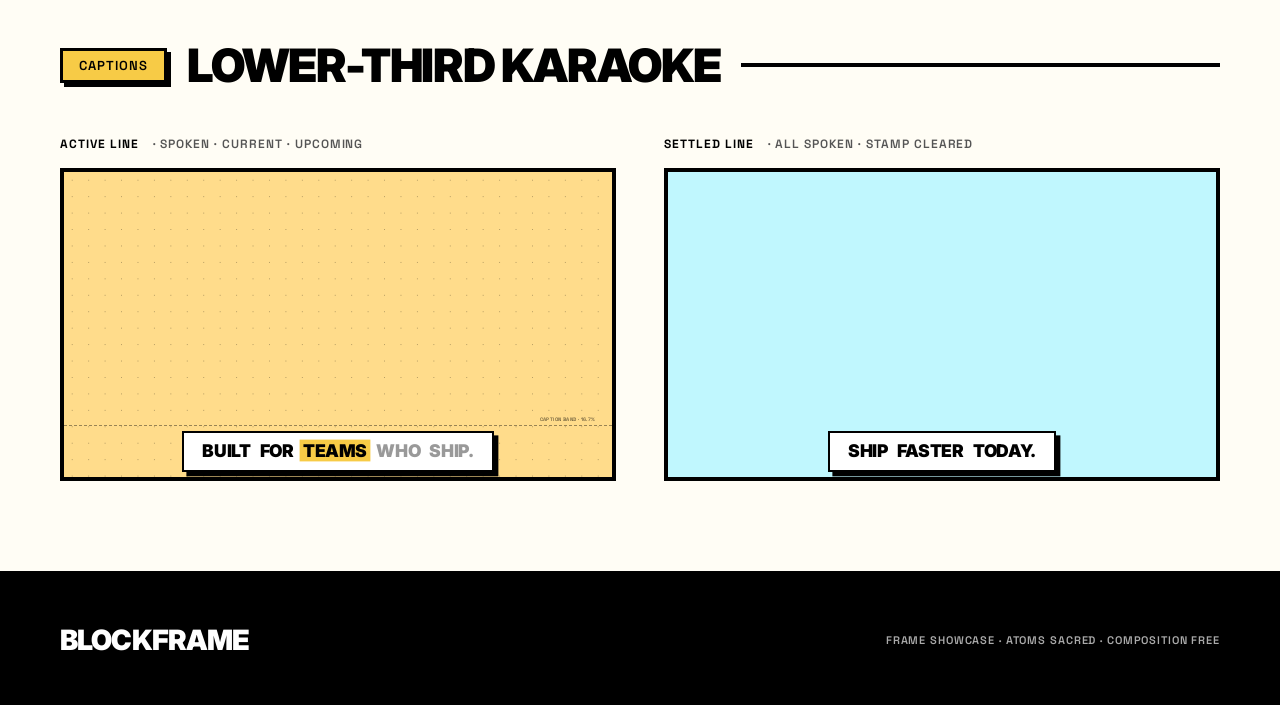
<file: .claude/skills/hyperframes/assets/frame-presets/blockframe/frame-showcase.html>
<!doctype html>
<html lang="en">
  <head>
    <meta charset="utf-8" />
    <meta name="viewport" content="width=device-width,initial-scale=1" />
    <title>BlockFrame</title>
    <link rel="preconnect" href="https://fonts.googleapis.com" />
    <link rel="preconnect" href="https://fonts.gstatic.com" crossorigin />
    <link
      href="https://fonts.googleapis.com/css2?family=Inter:wght@400;500;700;800;900&family=Space+Grotesk:wght@500;600;700&display=swap"
      rel="stylesheet"
    />
    <style id="ds-tokens">
      :root {
        --black: #000000;
        --white: #ffffff;
        --offwhite: #fffdf5;
        --pink: #fe90e8;
        --blue: #c0f7fe;
        --green: #99e885;
        --yellow: #f7cb46;
        --cream: #ffdc8b;
        --disp: "Inter", sans-serif;
        --mono: "Space Grotesk", monospace;
      }
      * {
        margin: 0;
        padding: 0;
        box-sizing: border-box;
      }
      html {
        background: #111;
      }
      body {
        background: var(--offwhite);
        color: var(--black);
        font-family: var(--disp);
        -webkit-font-smoothing: antialiased;
      }
      .disp {
        font-family: var(--disp);
        text-transform: uppercase;
        letter-spacing: -0.03em;
        line-height: 0.95;
        font-weight: 900;
      }
      .pill {
        display: inline-block;
        border: 3px solid var(--black);
        background: var(--white);
        box-shadow: 4px 4px 0 var(--black);
        padding: 6px 16px;
        font-family: var(--mono);
        font-weight: 600;
        text-transform: uppercase;
        letter-spacing: 0.08em;
        font-size: 13px;
      }
      .dotgrid {
        background-image: radial-gradient(circle, var(--black) 1.2px, transparent 1.2px);
        background-size: 24px 24px;
      }

      section {
        padding: 90px 60px;
        position: relative;
        border-bottom: 4px solid var(--black);
      }
      .sec-head {
        display: flex;
        align-items: center;
        gap: 20px;
        margin-bottom: 48px;
      }
      .sec-head h2 {
        font-family: var(--disp);
        font-weight: 900;
        text-transform: uppercase;
        letter-spacing: -0.03em;
        font-size: 46px;
        line-height: 1;
      }
      .sec-head .sp {
        flex: 1;
        height: 4px;
        background: var(--black);
      }

      /* COVER */
      .cover {
        min-height: 100vh;
        background: var(--offwhite);
        padding: 60px;
        display: flex;
        flex-direction: column;
        justify-content: center;
        position: relative;
        overflow: hidden;
      }
      .cover .dg {
        position: absolute;
        inset: 0;
        opacity: 0.4;
        background-image: radial-gradient(circle, var(--black) 1.2px, transparent 1.2px);
        background-size: 24px 24px;
        pointer-events: none;
      }
      .cover .inner {
        position: relative;
        z-index: 3;
        max-width: 72%;
      }
      .cover .pill {
        margin-bottom: 28px;
      }
      .cover h1 {
        font-family: var(--disp);
        font-weight: 900;
        text-transform: uppercase;
        letter-spacing: -0.04em;
        line-height: 0.9;
        font-size: clamp(64px, 9vw, 150px);
      }
      .cover .sub {
        font-family: var(--mono);
        font-weight: 500;
        font-size: 18px;
        line-height: 1.5;
        color: var(--black);
        margin-top: 24px;
        max-width: 540px;
      }
      .cover .deco-rect {
        position: absolute;
        top: 18%;
        right: 8%;
        width: 200px;
        height: 130px;
        background: var(--pink);
        border: 4px solid var(--black);
        box-shadow: 8px 8px 0 var(--black);
        transform: rotate(8deg);
        z-index: 2;
      }
      .cover .deco-rect2 {
        position: absolute;
        bottom: 16%;
        right: 18%;
        width: 120px;
        height: 120px;
        background: var(--blue);
        border: 4px solid var(--black);
        box-shadow: 8px 8px 0 var(--black);
        transform: rotate(-6deg);
        z-index: 1;
      }
      .cover .star {
        position: absolute;
        top: 30%;
        right: 30%;
        width: 90px;
        height: 90px;
        background: var(--yellow);
        border: 3px solid var(--black);
        clip-path: polygon(
          50% 0%,
          61% 35%,
          98% 35%,
          68% 57%,
          79% 91%,
          50% 70%,
          21% 91%,
          32% 57%,
          2% 35%,
          39% 35%
        );
        z-index: 4;
      }
      .cover .counter {
        position: absolute;
        bottom: 30px;
        left: 60px;
        border: 3px solid var(--black);
        background: var(--white);
        box-shadow: 4px 4px 0 var(--black);
        padding: 10px 18px;
        font-family: var(--mono);
        font-weight: 700;
        text-transform: uppercase;
        letter-spacing: 0.1em;
        font-size: 14px;
      }

      /* PALETTE */
      .swatches {
        display: grid;
        grid-template-columns: repeat(4, 1fr);
        gap: 28px;
      }
      .sw {
        border: 4px solid var(--black);
        background: var(--white);
        box-shadow: 8px 8px 0 var(--black);
      }
      .sw .chip {
        height: 120px;
        border-bottom: 4px solid var(--black);
      }
      .sw .meta {
        padding: 16px 18px;
      }
      .sw .name {
        font-family: var(--disp);
        font-weight: 800;
        text-transform: uppercase;
        letter-spacing: -0.01em;
        font-size: 18px;
      }
      .sw .hex {
        font-family: var(--mono);
        font-weight: 500;
        font-size: 12px;
        letter-spacing: 0.04em;
        margin-top: 6px;
      }

      /* TYPE */
      .type-row {
        display: grid;
        grid-template-columns: 220px 1fr;
        align-items: center;
        padding: 24px 0;
        border-bottom: 4px solid var(--black);
      }
      .type-row .tok {
        font-family: var(--mono);
        font-weight: 600;
        text-transform: uppercase;
        letter-spacing: 0.08em;
        font-size: 12px;
      }
      .type-row .m {
        font-family: var(--mono);
        font-weight: 500;
        font-size: 11px;
        color: #444;
        margin-top: 8px;
        line-height: 1.5;
      }
      .type-row .spec {
        overflow: hidden;
      }

      /* COMPONENTS */
      .cnote {
        font-family: var(--mono);
        font-weight: 600;
        text-transform: uppercase;
        letter-spacing: 0.08em;
        font-size: 12px;
        margin-bottom: 20px;
      }
      .cgrid {
        display: grid;
        grid-template-columns: repeat(12, 1fr);
        gap: 32px;
        margin-bottom: 48px;
      }
      .s3 {
        grid-column: span 3;
      }
      .s4 {
        grid-column: span 4;
      }
      .s6 {
        grid-column: span 6;
      }
      .s8 {
        grid-column: span 8;
      }
      .fcard {
        border: 4px solid var(--black);
        background: var(--white);
        box-shadow: 8px 8px 0 var(--black);
        padding: 32px;
        position: relative;
        height: 100%;
      }
      .fcard .notch {
        position: absolute;
        top: -12px;
        right: 24px;
        width: 44px;
        height: 44px;
        background: var(--yellow);
        border: 3px solid var(--black);
      }
      .fcard .ic {
        width: 60px;
        height: 60px;
        border: 3px solid var(--black);
        background: var(--blue);
        display: grid;
        place-items: center;
        font-family: var(--disp);
        font-weight: 700;
        font-size: 26px;
        margin-bottom: 20px;
      }
      .fcard .t {
        font-family: var(--disp);
        font-weight: 700;
        text-transform: uppercase;
        font-size: 21px;
        line-height: 1.2;
      }
      .fcard .bd {
        font-family: var(--disp);
        font-weight: 500;
        font-size: 14px;
        line-height: 1.6;
        color: #222;
        margin-top: 10px;
      }
      .statcard {
        border: 3px solid var(--black);
        background: var(--white);
        box-shadow: 4px 4px 0 var(--black);
        padding: 24px;
        position: relative;
      }
      .statcard .dot {
        position: absolute;
        top: 14px;
        right: 14px;
        width: 12px;
        height: 12px;
        border-radius: 50%;
        border: 2px solid var(--black);
      }
      .statcard .n {
        font-family: var(--disp);
        font-weight: 900;
        font-size: 48px;
        line-height: 1;
      }
      .statcard .l {
        font-family: var(--mono);
        font-weight: 600;
        text-transform: uppercase;
        letter-spacing: 0.08em;
        font-size: 12px;
        margin-top: 8px;
      }
      .btn {
        display: inline-block;
        border: 3px solid var(--black);
        background: var(--yellow);
        box-shadow: 4px 4px 0 var(--black);
        padding: 14px 32px;
        font-family: var(--disp);
        font-weight: 700;
        font-size: 16px;
      }
      .stripe {
        height: 80px;
        border: 3px solid var(--black);
        background: repeating-linear-gradient(
          45deg,
          var(--black),
          var(--black) 4px,
          var(--green) 4px,
          var(--green) 12px
        );
      }
      .listnum {
        display: inline-grid;
        place-items: center;
        width: 36px;
        height: 36px;
        border: 3px solid var(--black);
        background: var(--yellow);
        font-family: var(--mono);
        font-weight: 700;
        font-size: 14px;
      }

      /* COMPOSITIONS */
      .gallery {
        display: grid;
        grid-template-columns: 1fr 1fr;
        gap: 48px;
      }
      .fw .flabel {
        display: flex;
        gap: 14px;
        align-items: baseline;
        margin-bottom: 16px;
        font-family: var(--mono);
        font-weight: 600;
        text-transform: uppercase;
        letter-spacing: 0.08em;
        font-size: 12px;
        color: #555;
      }
      .fw .flabel b {
        color: var(--black);
      }
      .frame {
        aspect-ratio: 16/9;
        container-type: size;
        position: relative;
        overflow: hidden;
        background: var(--offwhite);
        border: 4px solid var(--black);
      }
      .frame > .body {
        position: absolute;
        inset: 0;
        z-index: 3;
      }

      /* f1 cover */
      .bf1 {
        background: var(--cream);
      }
      .bf1 .dg {
        position: absolute;
        inset: 0;
        opacity: 0.35;
        background-image: radial-gradient(circle, var(--black) 0.15cqw, transparent 0.15cqw);
        background-size: 3cqw 3cqw;
        z-index: 1;
      }
      .bf1 .body {
        display: flex;
        flex-direction: column;
        justify-content: center;
        padding: 0 5cqw;
      }
      .bf1 .pill {
        display: inline-block;
        border: 0.25cqw solid var(--black);
        background: var(--white);
        box-shadow: 0.4cqw 0.4cqw 0 var(--black);
        padding: 0.5cqw 1.2cqw;
        font-family: var(--mono);
        font-weight: 600;
        text-transform: uppercase;
        letter-spacing: 0.08em;
        font-size: 1cqw;
        margin-bottom: 2cqw;
        align-self: flex-start;
      }
      .bf1 h3 {
        font-family: var(--disp);
        font-weight: 900;
        text-transform: uppercase;
        letter-spacing: -0.04em;
        line-height: 0.9;
        font-size: 9.5cqw;
        max-width: 60cqw;
      }
      .bf1 .star {
        position: absolute;
        top: 18%;
        right: 8%;
        width: 14cqw;
        height: 14cqw;
        background: var(--pink);
        border: 0.3cqw solid var(--black);
        clip-path: polygon(
          50% 0%,
          61% 35%,
          98% 35%,
          68% 57%,
          79% 91%,
          50% 70%,
          21% 91%,
          32% 57%,
          2% 35%,
          39% 35%
        );
        z-index: 2;
      }
      .bf1 .rect {
        position: absolute;
        bottom: 16%;
        right: 16%;
        width: 16cqw;
        height: 9cqw;
        background: var(--blue);
        border: 0.3cqw solid var(--black);
        box-shadow: 0.6cqw 0.6cqw 0 var(--black);
        transform: rotate(-6deg);
        z-index: 1;
      }

      /* f2 feature cards */
      .bf2 {
        background: var(--blue);
      }
      .bf2 .body {
        padding: 5cqw;
        display: flex;
        flex-direction: column;
      }
      .bf2 .pill {
        align-self: flex-start;
        border: 0.2cqw solid var(--black);
        background: var(--white);
        box-shadow: 0.3cqw 0.3cqw 0 var(--black);
        padding: 0.4cqw 1cqw;
        font-family: var(--mono);
        font-weight: 600;
        text-transform: uppercase;
        letter-spacing: 0.08em;
        font-size: 0.85cqw;
        margin-bottom: 1.4cqw;
      }
      .bf2 h3 {
        font-family: var(--disp);
        font-weight: 800;
        text-transform: uppercase;
        letter-spacing: -0.02em;
        font-size: 3.6cqw;
        margin-bottom: 2cqw;
      }
      .bf2 .row {
        display: grid;
        grid-template-columns: repeat(3, 1fr);
        gap: 1.6cqw;
        flex: 1;
      }
      .bf2 .c {
        border: 0.3cqw solid var(--black);
        background: var(--white);
        box-shadow: 0.6cqw 0.6cqw 0 var(--black);
        padding: 1.8cqw;
      }
      .bf2 .c .ic {
        width: 4cqw;
        height: 4cqw;
        border: 0.2cqw solid var(--black);
        display: grid;
        place-items: center;
        font-family: var(--disp);
        font-weight: 700;
        font-size: 1.8cqw;
        margin-bottom: 1.2cqw;
      }
      .bf2 .c .t {
        font-family: var(--disp);
        font-weight: 700;
        text-transform: uppercase;
        font-size: 1.5cqw;
        line-height: 1.15;
      }
      .bf2 .c .bd {
        font-family: var(--disp);
        font-weight: 500;
        font-size: 0.95cqw;
        line-height: 1.5;
        color: #222;
        margin-top: 0.6cqw;
      }

      /* f3 stat grid (tilted) */
      .bf3 {
        background: var(--green);
      }
      .bf3 .body {
        padding: 5cqw;
        display: flex;
        flex-direction: column;
      }
      .bf3 .pill {
        align-self: flex-start;
        border: 0.2cqw solid var(--black);
        background: var(--white);
        box-shadow: 0.3cqw 0.3cqw 0 var(--black);
        padding: 0.4cqw 1cqw;
        font-family: var(--mono);
        font-weight: 600;
        text-transform: uppercase;
        letter-spacing: 0.08em;
        font-size: 0.85cqw;
        margin-bottom: 1.4cqw;
      }
      .bf3 h3 {
        font-family: var(--disp);
        font-weight: 800;
        text-transform: uppercase;
        letter-spacing: -0.02em;
        font-size: 3.6cqw;
        margin-bottom: 2.4cqw;
      }
      .bf3 .row {
        display: grid;
        grid-template-columns: repeat(3, 1fr);
        gap: 2cqw;
      }
      .bf3 .sc {
        border: 0.25cqw solid var(--black);
        background: var(--white);
        box-shadow: 0.4cqw 0.4cqw 0 var(--black);
        padding: 1.8cqw;
        position: relative;
      }
      .bf3 .sc:nth-child(odd) {
        transform: rotate(-2deg);
      }
      .bf3 .sc:nth-child(even) {
        transform: rotate(2deg);
      }
      .bf3 .sc .dot {
        position: absolute;
        top: 1cqw;
        right: 1cqw;
        width: 1cqw;
        height: 1cqw;
        border-radius: 50%;
        border: 0.15cqw solid var(--black);
      }
      .bf3 .sc .n {
        font-family: var(--disp);
        font-weight: 900;
        font-size: 4.6cqw;
        line-height: 1;
      }
      .bf3 .sc .l {
        font-family: var(--mono);
        font-weight: 600;
        text-transform: uppercase;
        letter-spacing: 0.08em;
        font-size: 0.85cqw;
        margin-top: 0.6cqw;
      }

      /* f4 close (black) */
      .bf4 {
        background: var(--black);
      }
      .bf4 .body {
        display: flex;
        flex-direction: column;
        justify-content: center;
        align-items: center;
        text-align: center;
      }
      .bf4 .cardf {
        border: 0.3cqw solid var(--white);
        box-shadow: 1.2cqw 1.2cqw 0 var(--yellow);
        padding: 4cqw 6cqw;
        position: relative;
      }
      .bf4 .pill {
        border: 0.25cqw solid var(--white);
        background: var(--black);
        color: var(--white);
        box-shadow: 0.5cqw 0.5cqw 0 var(--white);
        padding: 0.5cqw 1.2cqw;
        font-family: var(--mono);
        font-weight: 600;
        text-transform: uppercase;
        letter-spacing: 0.08em;
        font-size: 1cqw;
        margin-bottom: 1.6cqw;
        display: inline-block;
      }
      .bf4 h3 {
        font-family: var(--disp);
        font-weight: 900;
        text-transform: uppercase;
        letter-spacing: -0.03em;
        font-size: 7cqw;
        line-height: 0.95;
        color: var(--white);
      }
      .bf4 .star {
        position: absolute;
        top: -3cqw;
        right: -3cqw;
        width: 9cqw;
        height: 9cqw;
        background: var(--pink);
        border: 0.3cqw solid var(--white);
        clip-path: polygon(
          50% 0%,
          61% 35%,
          98% 35%,
          68% 57%,
          79% 91%,
          50% 70%,
          21% 91%,
          32% 57%,
          2% 35%,
          39% 35%
        );
      }

      /* PRINCIPLES */
      .dos {
        display: grid;
        grid-template-columns: 1fr 1fr;
        gap: 32px;
      }
      .do-card {
        border: 4px solid var(--black);
        box-shadow: 8px 8px 0 var(--black);
        padding: 36px;
      }
      .do-card.do {
        background: var(--green);
      }
      .do-card.dont {
        background: var(--white);
      }
      .do-card h4 {
        font-family: var(--disp);
        font-weight: 900;
        text-transform: uppercase;
        letter-spacing: -0.02em;
        font-size: 30px;
        margin-bottom: 20px;
      }
      .do-card ul {
        list-style: none;
      }
      .do-card li {
        font-family: var(--disp);
        font-weight: 500;
        font-size: 15px;
        line-height: 1.55;
        padding-left: 26px;
        position: relative;
        margin-bottom: 13px;
      }
      .do-card li::before {
        position: absolute;
        left: 0;
        font-family: var(--disp);
        font-weight: 900;
      }
      .do-card.do li::before {
        content: "+";
      }
      .do-card.dont li::before {
        content: "\00d7";
      }

      .foot {
        padding: 48px 60px;
        background: var(--black);
        color: var(--white);
        display: flex;
        justify-content: space-between;
        align-items: center;
      }
      .foot .l {
        font-family: var(--disp);
        font-weight: 900;
        text-transform: uppercase;
        letter-spacing: -0.03em;
        font-size: 28px;
      }
      .foot .r {
        font-family: var(--mono);
        font-weight: 600;
        text-transform: uppercase;
        letter-spacing: 0.08em;
        font-size: 11px;
        color: #aaa;
      }
      @media (max-width: 1100px) {
        .gallery {
          grid-template-columns: 1fr;
        }
        .swatches {
          grid-template-columns: 1fr 1fr;
        }
      }
    </style>
    <link
      rel="stylesheet"
      href="https://fonts.googleapis.com/css2?family=Inter:wght@400;500;600;700;800;900&display=swap"
    />
    <link
      rel="stylesheet"
      href="https://fonts.googleapis.com/css2?family=Space+Grotesk:wght@400;500;600;700&display=swap"
    />
    <style id="ft-override">
      :root {
        --primary: #fffdf5 !important;
        --secondary: #000000 !important;
        --tertiary: #ffdc8b !important;
        --accent: #fe90e8 !important;
        --f-disp: "Inter", sans-serif !important;
        --f-body: "Space Grotesk", sans-serif !important;
        --black: #000000 !important;
        --offwhite: #fffdf5 !important;
        --pink: #fe90e8 !important;
        --cream: #ffdc8b !important;
        --disp: "Inter", sans-serif !important;
        --mono: "Space Grotesk", sans-serif !important;
        --white: #ffffff !important;
        --blue: #c0f7fe !important;
        --green: #99e885 !important;
        --yellow: #f7cb46 !important;
      }
    </style>
  </head>
  <body>
    <!-- COVER -->
    <section class="cover">
      <div class="dg"></div>
      <div class="star"></div>
      <div class="deco-rect"></div>
      <div class="deco-rect2"></div>
      <div class="inner">
        <span class="pill">Frame System · Vol. 01</span>
        <h1>Loud,<br />bordered,<br />a little crooked.</h1>
        <div class="sub">
          A maximalist neobrutalist frame system — 4px ink borders, 8px hard shadows, five candy
          pastels, and tilted decorations that puncture the grid.
        </div>
      </div>
      <div class="counter">01 / 06</div>
    </section>

    <!-- PALETTE -->
    <section>
      <div class="sec-head">
        <span class="pill">Palette</span>
        <h2>Five Candy Pastels</h2>
        <span class="sp"></span>
      </div>
      <div class="swatches">
        <div class="sw">
          <div class="chip" style="background: var(--pink)"></div>
          <div class="meta">
            <div class="name">Pink</div>
            <div class="hex">#FE90E8</div>
          </div>
        </div>
        <div class="sw">
          <div class="chip" style="background: var(--blue)"></div>
          <div class="meta">
            <div class="name">Blue</div>
            <div class="hex">#C0F7FE</div>
          </div>
        </div>
        <div class="sw">
          <div class="chip" style="background: var(--green)"></div>
          <div class="meta">
            <div class="name">Green</div>
            <div class="hex">#99E885</div>
          </div>
        </div>
        <div class="sw">
          <div class="chip" style="background: var(--yellow)"></div>
          <div class="meta">
            <div class="name">Yellow</div>
            <div class="hex">#F7CB46 · CTA</div>
          </div>
        </div>
        <div class="sw">
          <div class="chip" style="background: var(--cream)"></div>
          <div class="meta">
            <div class="name">Cream</div>
            <div class="hex">#FFDC8B</div>
          </div>
        </div>
        <div class="sw">
          <div
            class="chip"
            style="background: var(--offwhite); border-bottom: 4px solid var(--black)"
          ></div>
          <div class="meta">
            <div class="name">Off-White</div>
            <div class="hex">#FFFDF5 · canvas</div>
          </div>
        </div>
        <div class="sw">
          <div
            class="chip"
            style="background: var(--white); border-bottom: 4px solid var(--black)"
          ></div>
          <div class="meta">
            <div class="name">White</div>
            <div class="hex">#FFFFFF · cards</div>
          </div>
        </div>
        <div class="sw">
          <div class="chip" style="background: var(--black)"></div>
          <div class="meta">
            <div class="name">Black</div>
            <div class="hex">#000000 · all borders</div>
          </div>
        </div>
      </div>
    </section>

    <!-- TYPOGRAPHY -->
    <section>
      <div class="sec-head">
        <span class="pill" style="background: var(--pink)">Type</span>
        <h2>Inter × Space Grotesk</h2>
        <span class="sp"></span>
      </div>
      <div class="type-row">
        <div>
          <div class="tok">heading-xl</div>
          <div class="m">Inter 900 · uppercase · −0.03em</div>
        </div>
        <div class="spec"><span class="disp" style="font-size: 80px">Maximal.</span></div>
      </div>
      <div class="type-row">
        <div>
          <div class="tok">heading-lg</div>
          <div class="m">Inter 800 · uppercase · −0.02em</div>
        </div>
        <div class="spec">
          <span class="disp" style="font-weight: 800; font-size: 50px">Bordered & Bold</span>
        </div>
      </div>
      <div class="type-row">
        <div>
          <div class="tok">stat-number</div>
          <div class="m">Inter 900 · line 1</div>
        </div>
        <div class="spec">
          <span class="disp" style="font-size: 64px; letter-spacing: -0.02em">240</span>
        </div>
      </div>
      <div class="type-row">
        <div>
          <div class="tok">body</div>
          <div class="m">Inter 500 · sentence case · line 1.6</div>
        </div>
        <div class="spec">
          <p style="font-weight: 500; font-size: 18px; line-height: 1.6; max-width: 640px">
            Body runs Inter at weight 500, sentence case — the calm against the heavy uppercase
            display.
          </p>
        </div>
      </div>
      <div class="type-row" style="border-bottom: 0">
        <div>
          <div class="tok">label</div>
          <div class="m">Space Grotesk 600 · uppercase · 0.08em</div>
        </div>
        <div class="spec"><span class="pill">Section Eyebrow</span></div>
      </div>
    </section>

    <!-- COMPONENTS -->
    <section>
      <div class="sec-head">
        <span class="pill" style="background: var(--blue)">Components</span>
        <h2>Borders & Hard Shadows</h2>
        <span class="sp"></span>
      </div>

      <div class="cgrid">
        <div class="s4">
          <div class="cnote">Feature card + notch + icon</div>
          <div class="fcard">
            <div class="notch"></div>
            <div class="ic" style="background: var(--pink)">A</div>
            <div class="t">Bordered Block</div>
            <div class="bd">4px ink border + 8px hard offset shadow, square corners.</div>
          </div>
        </div>
        <div class="s4">
          <div class="cnote">Stat cards (tilted) + deco dot</div>
          <div style="display: grid; grid-template-columns: 1fr 1fr; gap: 24px">
            <div class="statcard" style="transform: rotate(-2deg)">
              <div class="dot" style="background: var(--pink)"></div>
              <div class="n">240</div>
              <div class="l">Output</div>
            </div>
            <div class="statcard" style="transform: rotate(2deg)">
              <div class="dot" style="background: var(--blue)"></div>
              <div class="n">3.4×</div>
              <div class="l">Faster</div>
            </div>
          </div>
        </div>
        <div class="s4">
          <div class="cnote">CTA · list number · stripe</div>
          <span class="btn">Click Here →</span>
          <div style="display: flex; align-items: center; gap: 14px; margin-top: 24px">
            <span class="listnum">01</span
            ><span style="font-family: var(--disp); font-weight: 500; font-size: 15px"
              >Numbered list bullet</span
            >
          </div>
          <div class="stripe" style="margin-top: 24px"></div>
        </div>
      </div>

      <div class="cgrid" style="margin-bottom: 0">
        <div class="s6">
          <div class="cnote">Label pills — pastel variants</div>
          <div style="display: flex; gap: 16px; flex-wrap: wrap">
            <span class="pill" style="background: var(--pink)">Pink</span
            ><span class="pill" style="background: var(--blue)">Blue</span
            ><span class="pill" style="background: var(--green)">Green</span
            ><span class="pill" style="background: var(--yellow)">Yellow</span
            ><span class="pill" style="background: var(--cream)">Cream</span>
          </div>
        </div>
        <div class="s6">
          <div class="cnote">Icon squares + star burst</div>
          <div style="display: flex; align-items: center; gap: 20px">
            <span
              style="
                width: 64px;
                height: 64px;
                border: 3px solid var(--black);
                background: var(--green);
                display: grid;
                place-items: center;
                font-family: var(--disp);
                font-weight: 700;
                font-size: 26px;
              "
              >B</span
            >
            <span
              style="
                width: 64px;
                height: 64px;
                border: 3px solid var(--black);
                background: var(--yellow);
                display: grid;
                place-items: center;
                font-family: var(--disp);
                font-weight: 700;
                font-size: 26px;
              "
              >C</span
            >
            <span
              style="
                width: 64px;
                height: 64px;
                background: var(--pink);
                border: 3px solid var(--black);
                clip-path: polygon(
                  50% 0%,
                  61% 35%,
                  98% 35%,
                  68% 57%,
                  79% 91%,
                  50% 70%,
                  21% 91%,
                  32% 57%,
                  2% 35%,
                  39% 35%
                );
              "
            ></span>
          </div>
        </div>
      </div>
    </section>

    <!-- COMPOSITIONS -->
    <section>
      <div class="sec-head">
        <span class="pill" style="background: var(--yellow)">Frames</span>
        <h2>Frame Compositions</h2>
        <span class="sp"></span>
      </div>
      <div class="gallery">
        <div class="fw">
          <div class="flabel"><b>Cover</b><span>· identity · cream · decorations · left</span></div>
          <div class="frame bf1">
            <div class="dg"></div>
            <div class="star"></div>
            <div class="rect"></div>
            <div class="body">
              <span class="pill">Frame System</span>
              <h3>Loud, bordered, crooked.</h3>
            </div>
          </div>
        </div>

        <div class="fw">
          <div class="flabel"><b>Feature Cards</b><span>· catalog · blue ground · 3-up</span></div>
          <div class="frame bf2">
            <div class="body">
              <span class="pill">Three Laws</span>
              <h3>Cards on Grounds</h3>
              <div class="row">
                <div class="c">
                  <div class="ic" style="background: var(--pink)">A</div>
                  <div class="t">Border</div>
                  <div class="bd">4px ink on all.</div>
                </div>
                <div class="c">
                  <div class="ic" style="background: var(--green)">B</div>
                  <div class="t">Shadow</div>
                  <div class="bd">8px hard offset.</div>
                </div>
                <div class="c">
                  <div class="ic" style="background: var(--yellow)">C</div>
                  <div class="t">Tilt</div>
                  <div class="bd">A little crooked.</div>
                </div>
              </div>
            </div>
          </div>
        </div>

        <div class="fw">
          <div class="flabel">
            <b>Stat Grid</b><span>· data · green ground · tilted · the dense frame</span>
          </div>
          <div class="frame bf3">
            <div class="body">
              <span class="pill">By The Numbers</span>
              <h3>The Tally</h3>
              <div class="row">
                <div class="sc">
                  <div class="dot" style="background: var(--pink)"></div>
                  <div class="n">240</div>
                  <div class="l">Output</div>
                </div>
                <div class="sc">
                  <div class="dot" style="background: var(--blue)"></div>
                  <div class="n">3.4×</div>
                  <div class="l">Faster</div>
                </div>
                <div class="sc">
                  <div class="dot" style="background: var(--yellow)"></div>
                  <div class="n">12K</div>
                  <div class="l">Shipped</div>
                </div>
              </div>
            </div>
          </div>
        </div>

        <div class="fw">
          <div class="flabel">
            <b>Closing Plate</b><span>· closer · black ground · yellow shadow</span>
          </div>
          <div class="frame bf4">
            <div class="body">
              <div class="cardf">
                <div class="star"></div>
                <span class="pill">The End</span>
                <h3>Stay loud.</h3>
              </div>
            </div>
          </div>
        </div>
      </div>
    </section>

    <!-- PRINCIPLES -->
    <section style="border-bottom: none">
      <div class="sec-head">
        <span class="pill" style="background: var(--green)">Rules</span>
        <h2>Frame Rules</h2>
        <span class="sp"></span>
      </div>
      <div class="dos">
        <div class="do-card do">
          <h4>Do</h4>
          <ul>
            <li>4px borders + 8px shadows on primary cards; 3px + 4px on chrome.</li>
            <li>Cycle pastel grounds across frames; keep the rhythm.</li>
            <li>Inter 800–900 uppercase, negative tracking, for all display.</li>
            <li>Open every region with a label-pill eyebrow.</li>
            <li>Tilt decorations ±2°–12°; add one to every frame.</li>
          </ul>
        </div>
        <div class="do-card dont">
          <h4>Don't</h4>
          <ul>
            <li>No rounded corners (save the stat-deco dot); no blurred shadows.</li>
            <li>No colored borders (black only, save the close-frame white).</li>
            <li>No sentence-case Inter display; no sixth pastel.</li>
            <li>No label rendered as plain text — pill or nothing.</li>
            <li>Don't blow a headline edge-to-edge — fit to measure.</li>
          </ul>
        </div>
      </div>
    </section>

    <!-- CAPTIONS — preview of caption-skin.html (the preset's lower-third karaoke look) -->
    <style>
      /* mirrors caption-skin.html; the skin's --cap-* vocab mapped to this preset's tokens */
      .capdemo {
        --cap-ink: var(--black);
        --cap-canvas: var(--white);
        --cap-accent: var(--yellow);
        --cap-accent-2: var(--cream);
      }
      .capdemo .stage {
        position: absolute;
        left: 0;
        right: 0;
        bottom: 0;
        height: 16.67cqh;
        display: flex;
        align-items: center;
        justify-content: center;
        z-index: 4;
      }
      .capdemo .pill {
        max-width: 80cqw;
        padding: 1.4cqw 3cqw 1.7cqw;
        background: var(--cap-canvas);
        border: 0.4cqw solid var(--cap-ink);
        border-radius: 0;
        box-shadow: 0.8cqw 0.8cqw 0 var(--cap-ink);
      }
      .capdemo .line {
        display: flex;
        flex-wrap: wrap;
        justify-content: center;
        gap: 0.12em 0.32em;
        font-family: var(--disp);
        font-weight: 900;
        text-transform: uppercase;
        font-size: 3.2cqw;
        line-height: 1.12;
        letter-spacing: -0.02em;
      }
      .capdemo .w {
        display: inline-block;
        padding: 0 0.1em;
        color: color-mix(in srgb, var(--cap-ink) 40%, var(--cap-canvas));
      }
      .capdemo .w.spoken {
        color: var(--cap-ink);
      }
      .capdemo .w.active {
        color: var(--cap-ink);
        background: var(--cap-accent);
        box-shadow: 0 0 0 0.08em var(--cap-accent);
      }
      .capdemo .bandline {
        position: absolute;
        left: 0;
        right: 0;
        bottom: 16.67cqh;
        border-top: 0.15cqw dashed rgba(0, 0, 0, 0.4);
        z-index: 3;
      }
      .capdemo .bandtag {
        position: absolute;
        right: 3cqw;
        bottom: calc(16.67cqh + 0.7cqw);
        font-family: var(--mono);
        font-weight: 600;
        text-transform: uppercase;
        font-size: 0.9cqw;
        letter-spacing: 0.08em;
        color: var(--black);
        opacity: 0.55;
        z-index: 4;
      }
    </style>
    <section>
      <div class="sec-head">
        <span class="pill" style="background: var(--yellow)">Captions</span>
        <h2>Lower-Third Karaoke</h2>
        <span class="sp"></span>
      </div>
      <div class="gallery">
        <div class="fw">
          <div class="flabel"><b>Active line</b><span>· spoken · current · upcoming</span></div>
          <div class="frame capdemo" style="background: var(--cream)">
            <div
              class="dg"
              style="
                position: absolute;
                inset: 0;
                opacity: 0.3;
                background-image: radial-gradient(
                  circle,
                  var(--black) 0.15cqw,
                  transparent 0.15cqw
                );
                background-size: 3cqw 3cqw;
                z-index: 1;
              "
            ></div>
            <div class="bandline"></div>
            <div class="bandtag">caption band · 16.7%</div>
            <div class="stage">
              <div class="pill">
                <div class="line">
                  <span class="w spoken">Built</span>
                  <span class="w spoken">for</span>
                  <span class="w active">teams</span>
                  <span class="w">who</span>
                  <span class="w">ship.</span>
                </div>
              </div>
            </div>
          </div>
        </div>

        <div class="fw">
          <div class="flabel"><b>Settled line</b><span>· all spoken · stamp cleared</span></div>
          <div class="frame capdemo" style="background: var(--blue)">
            <div class="stage">
              <div class="pill">
                <div class="line">
                  <span class="w spoken">Ship</span>
                  <span class="w spoken">faster</span>
                  <span class="w spoken">today.</span>
                </div>
              </div>
            </div>
          </div>
        </div>
      </div>
    </section>

    <div class="foot">
      <span class="l">BlockFrame</span>
      <span class="r">Frame Showcase · Atoms Sacred · Composition Free</span>
    </div>

    <template id="__bundler_thumbnail">
      <svg viewBox="0 0 100 100" xmlns="http://www.w3.org/2000/svg">
        <rect width="100" height="100" fill="#FFFDF5" />
        <rect x="16" y="34" width="46" height="32" fill="#FE90E8" stroke="#000" stroke-width="4" />
        <rect x="22" y="40" width="46" height="32" fill="#C0F7FE" stroke="#000" stroke-width="4" />
        <path
          d="M74 16l4 11h12l-9 7 3 11-10-6-10 6 3-11-9-7h12z"
          fill="#F7CB46"
          stroke="#000"
          stroke-width="2"
        />
      </svg>
    </template>
  </body>
</html>
</file>
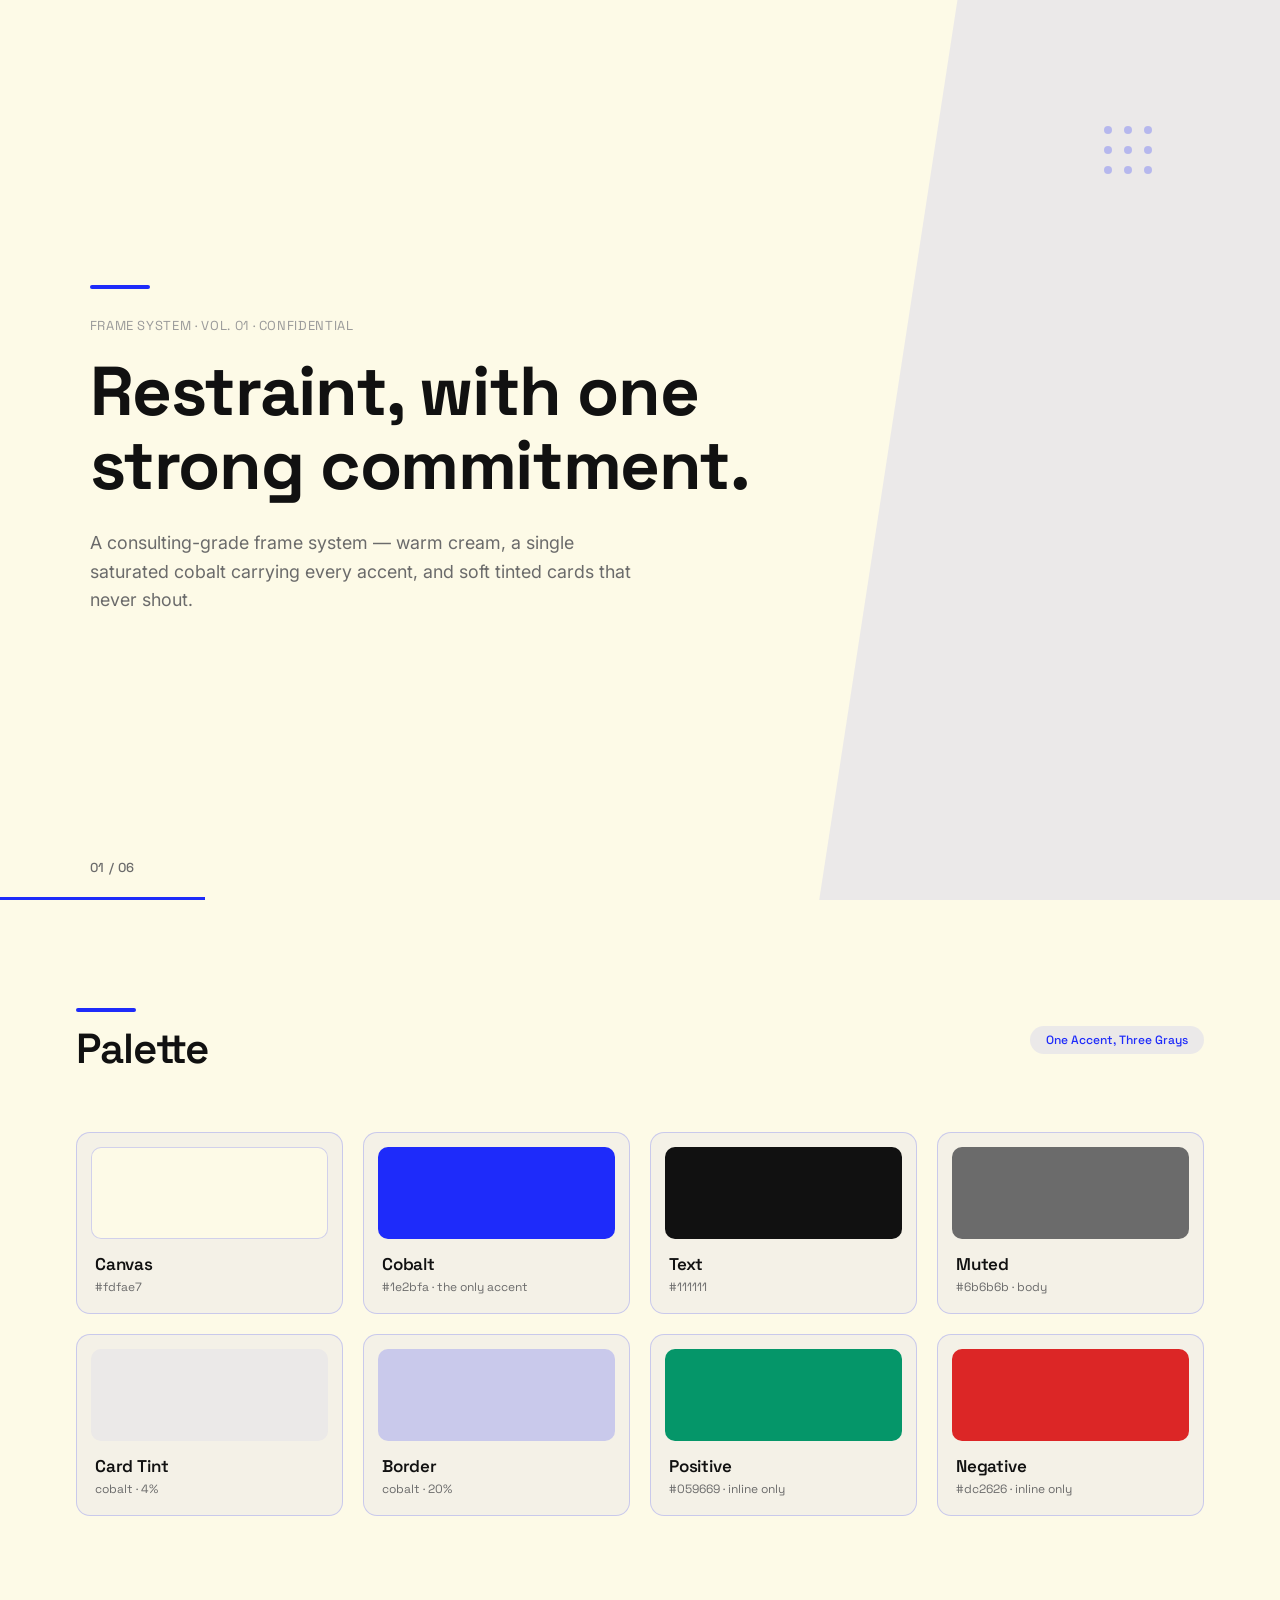
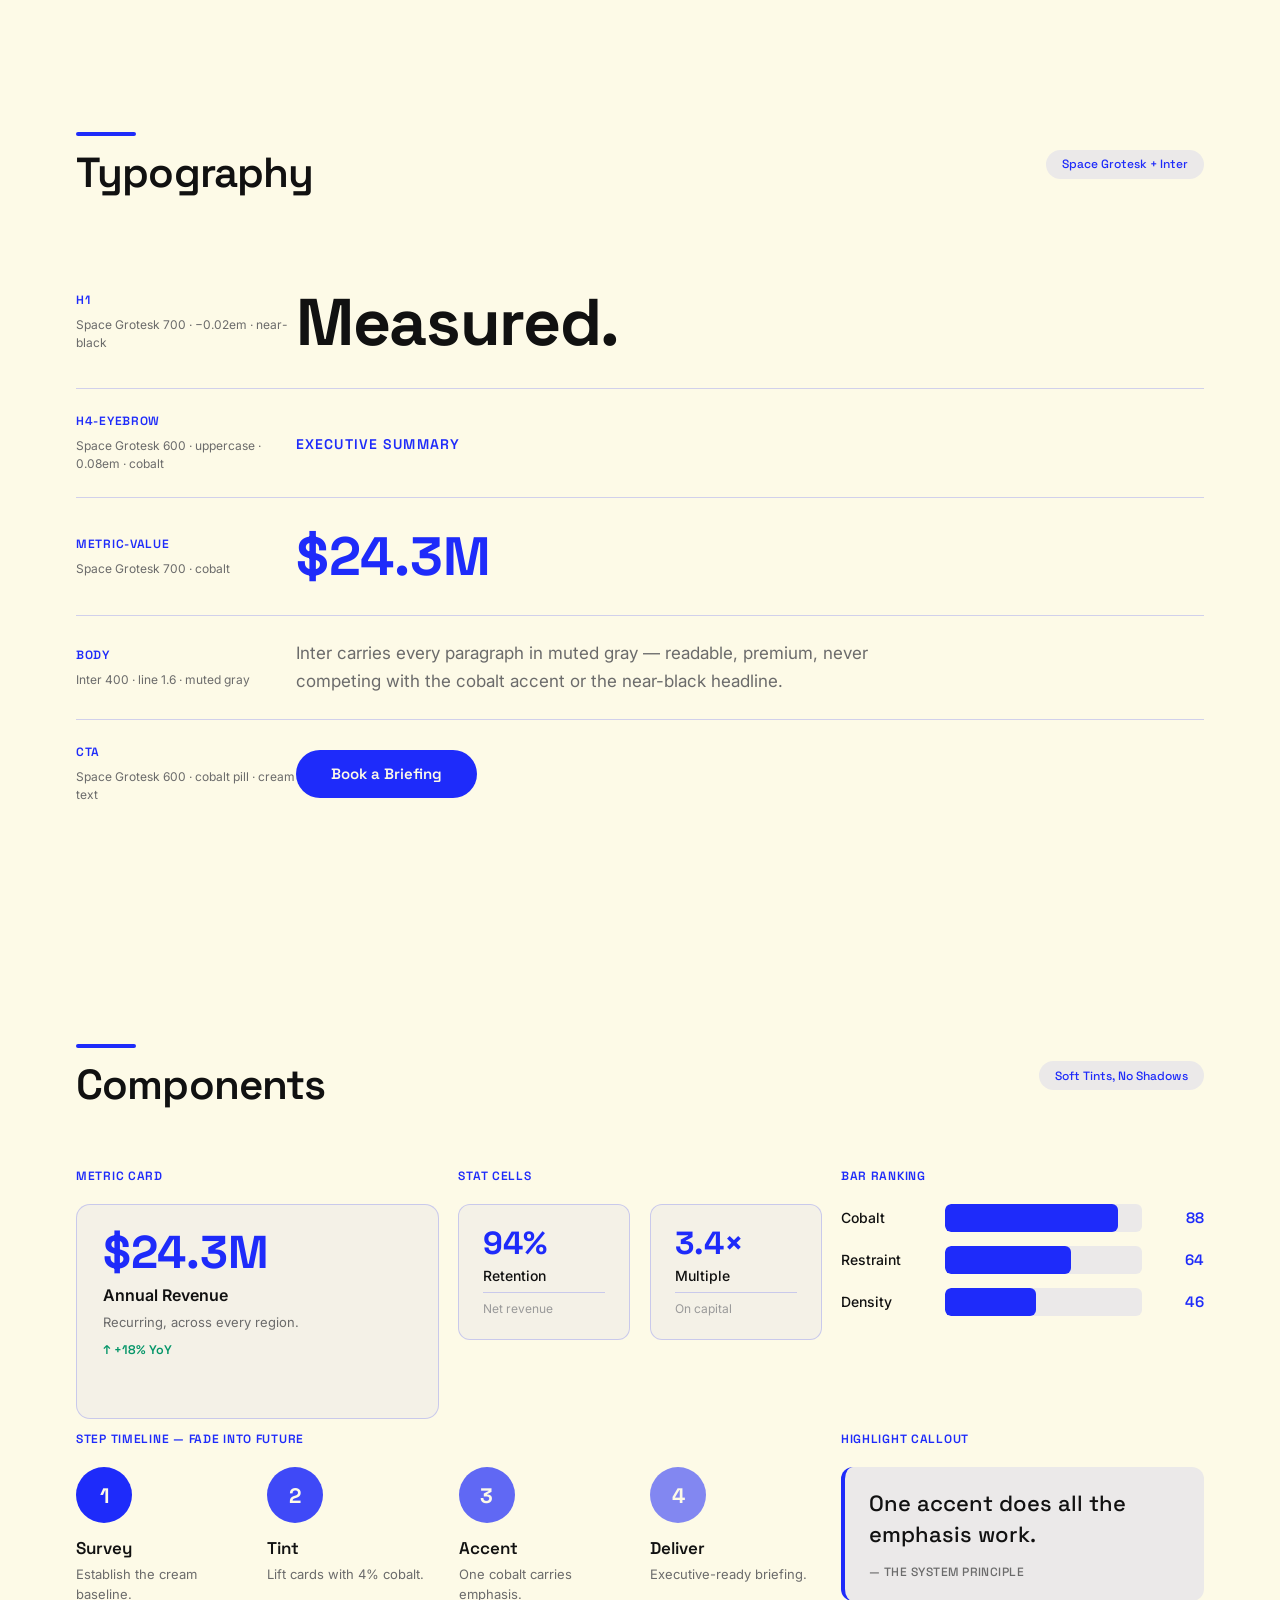
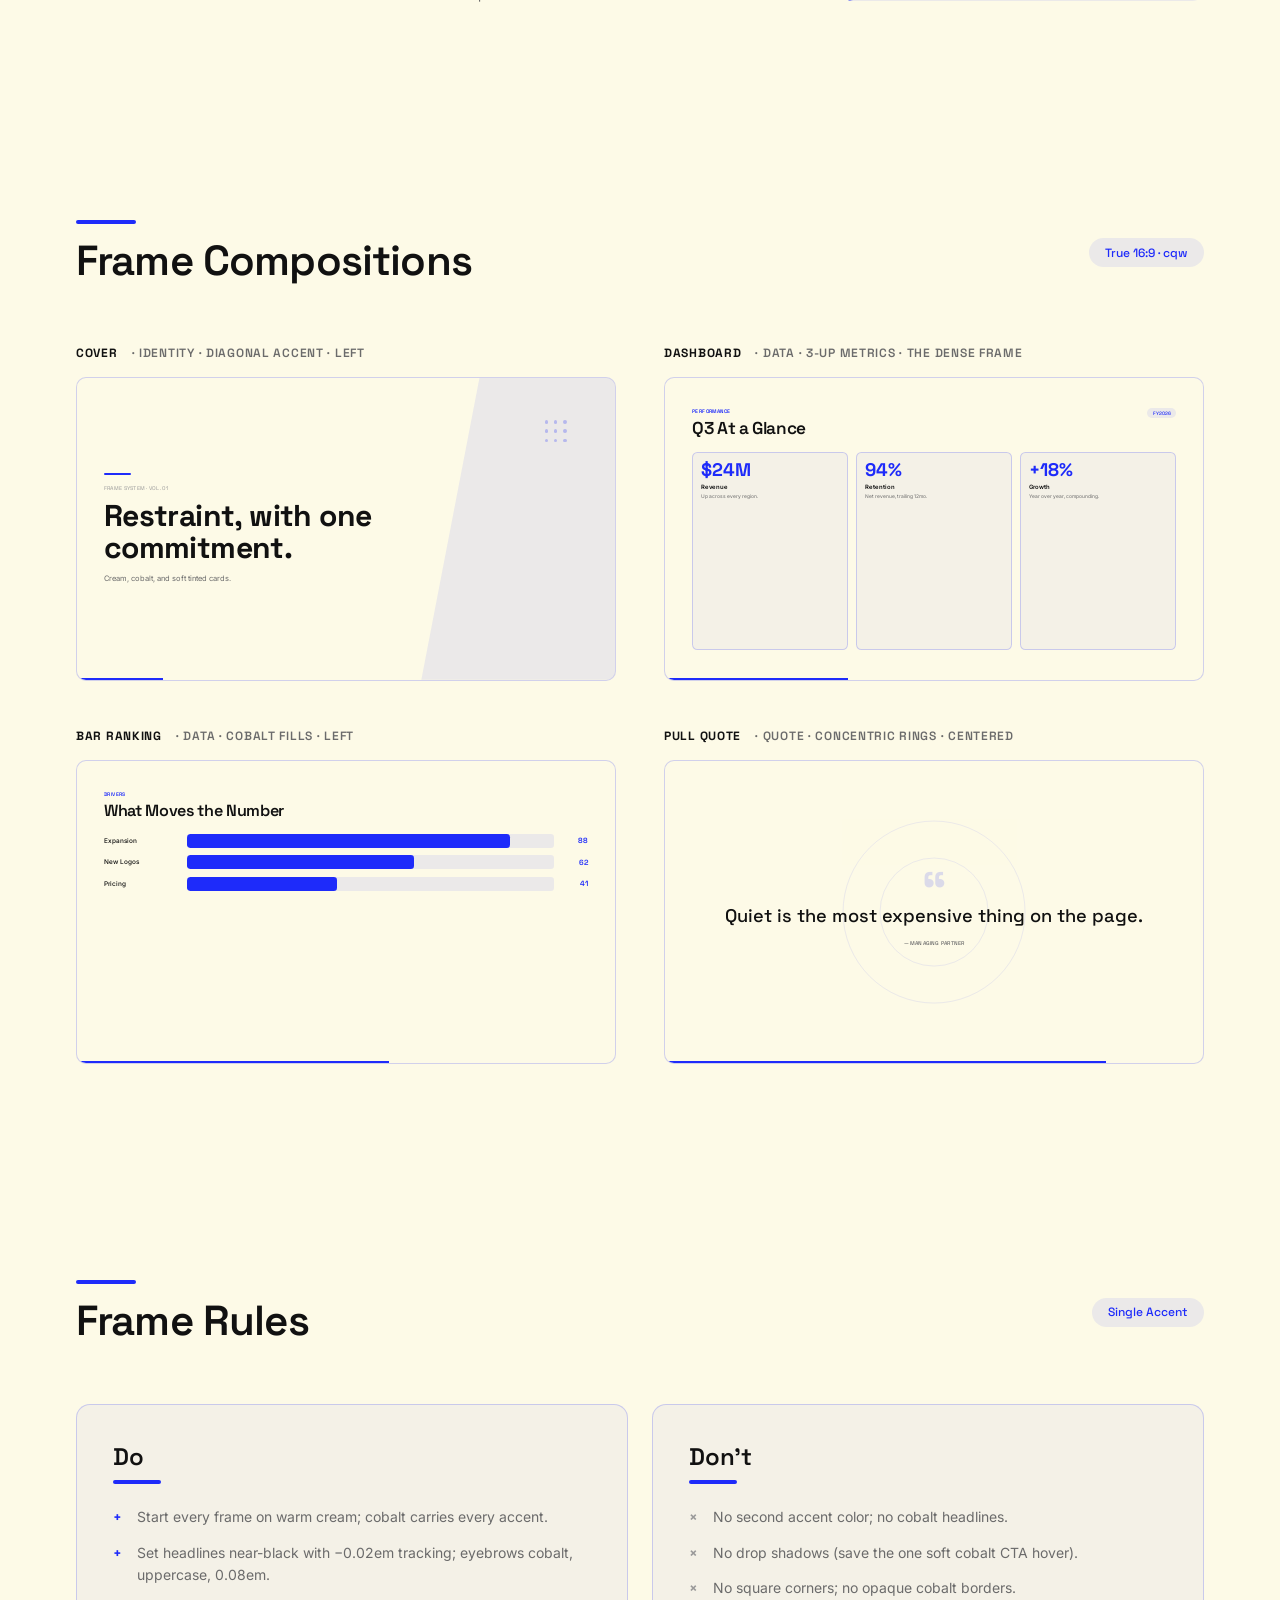
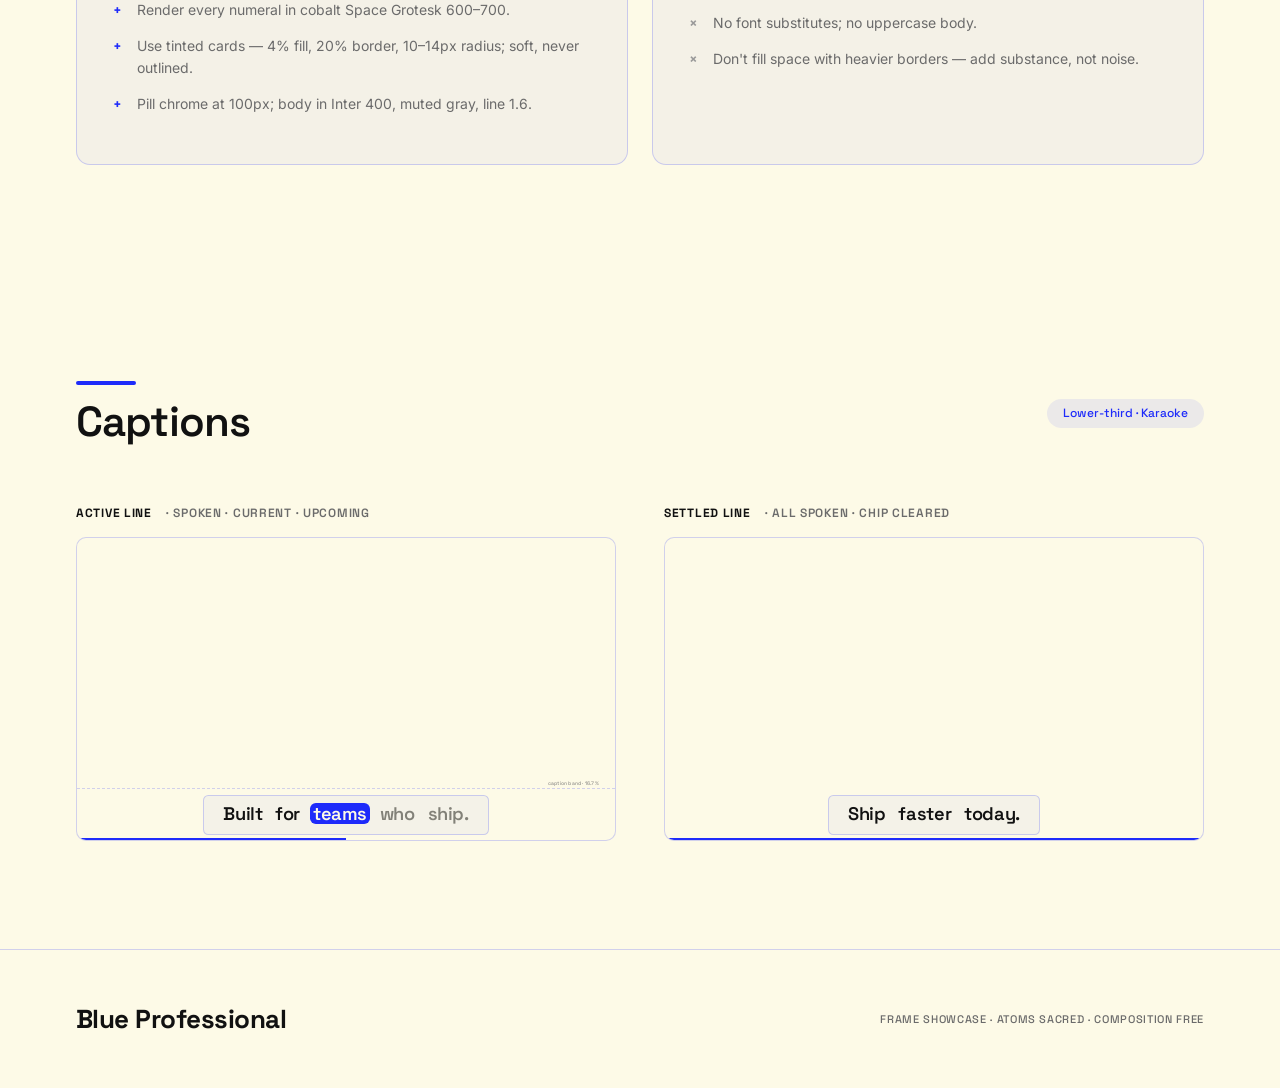
<file: .claude/skills/hyperframes/assets/frame-presets/blue-professional/frame-showcase.html>
<!doctype html>
<html lang="en">
  <head>
    <meta charset="utf-8" />
    <meta name="viewport" content="width=device-width,initial-scale=1" />
    <title>Blue Professional</title>
    <link rel="preconnect" href="https://fonts.googleapis.com" />
    <link rel="preconnect" href="https://fonts.gstatic.com" crossorigin />
    <link
      href="https://fonts.googleapis.com/css2?family=Space+Grotesk:wght@400;500;600;700&family=Inter:wght@400;500;600&display=swap"
      rel="stylesheet"
    />
    <style id="ds-tokens">
      :root {
        --bg: #fdfae7;
        --primary: #1e2bfa;
        --text: #111111;
        --muted: #6b6b6b;
        --light: #9a9a9a;
        --accent-light: rgba(30, 43, 250, 0.08);
        --accent-medium: rgba(30, 43, 250, 0.15);
        --border: rgba(30, 43, 250, 0.2);
        --card-bg: rgba(30, 43, 250, 0.04);
        --positive: #059669;
        --negative: #dc2626;
        --disp: "Space Grotesk", sans-serif;
        --body: "Inter", sans-serif;
      }
      * {
        margin: 0;
        padding: 0;
        box-sizing: border-box;
      }
      html {
        background: #0b0b16;
      }
      body {
        background: var(--bg);
        color: var(--muted);
        font-family: var(--body);
        -webkit-font-smoothing: antialiased;
      }
      .disp {
        font-family: var(--disp);
      }
      .eyebrow {
        font-family: var(--disp);
        font-weight: 600;
        text-transform: uppercase;
        letter-spacing: 0.08em;
        font-size: 14px;
        color: var(--primary);
      }

      section {
        padding: 108px 76px;
        position: relative;
      }
      .sec-head {
        display: flex;
        align-items: flex-start;
        gap: 20px;
        margin-bottom: 60px;
      }
      .sec-head .ey {
        display: flex;
        flex-direction: column;
        gap: 14px;
      }
      .sec-head .aline {
        width: 60px;
        height: 4px;
        background: var(--primary);
        border-radius: 2px;
      }
      .sec-head h2 {
        font-family: var(--disp);
        font-weight: 600;
        font-size: 42px;
        line-height: 1.1;
        letter-spacing: -0.02em;
        color: var(--text);
      }
      .sec-head .sp {
        flex: 1;
      }
      .sec-head .tagpill {
        background: var(--accent-light);
        color: var(--primary);
        padding: 0.4rem 1rem;
        border-radius: 100px;
        font-family: var(--disp);
        font-weight: 500;
        font-size: 12px;
        align-self: center;
      }

      /* COVER */
      .cover {
        min-height: 100vh;
        padding: 0 7vw;
        display: flex;
        flex-direction: column;
        justify-content: center;
        position: relative;
        overflow: hidden;
      }
      .cover .deco {
        position: absolute;
        top: 0;
        right: 0;
        bottom: 0;
        width: 36%;
        background: var(--accent-light);
        clip-path: polygon(30% 0, 100% 0, 100% 100%, 0% 100%);
      }
      .cover .dots {
        position: absolute;
        top: 14%;
        right: 10%;
        display: grid;
        grid-template-columns: repeat(3, 1fr);
        gap: 12px;
        opacity: 0.25;
        z-index: 2;
      }
      .cover .dots i {
        width: 8px;
        height: 8px;
        border-radius: 50%;
        background: var(--primary);
      }
      .cover .inner {
        position: relative;
        z-index: 3;
        max-width: 64%;
      }
      .cover .aline {
        width: 60px;
        height: 4px;
        background: var(--primary);
        border-radius: 2px;
        margin-bottom: 28px;
      }
      .cover .meta {
        font-family: var(--disp);
        font-weight: 400;
        font-size: 13px;
        letter-spacing: 0.05em;
        color: var(--light);
        margin-bottom: 20px;
      }
      .cover h1 {
        font-family: var(--disp);
        font-weight: 700;
        font-size: clamp(46px, 5.4vw, 76px);
        line-height: 1.08;
        letter-spacing: -0.02em;
        color: var(--text);
      }
      .cover .sub {
        font-family: var(--body);
        font-weight: 400;
        font-size: clamp(16px, 1.4vw, 20px);
        line-height: 1.6;
        color: var(--muted);
        margin-top: 26px;
        max-width: 560px;
      }
      .cover .pbar {
        position: absolute;
        bottom: 0;
        left: 0;
        height: 3px;
        width: 16%;
        background: var(--primary);
      }
      .cover .counter {
        position: absolute;
        bottom: 24px;
        left: 7vw;
        font-family: var(--disp);
        font-weight: 500;
        font-size: 13px;
        letter-spacing: 0.05em;
        color: var(--muted);
      }

      /* PALETTE */
      .swatches {
        display: grid;
        grid-template-columns: repeat(4, 1fr);
        gap: 20px;
      }
      .sw {
        background: var(--card-bg);
        border: 1.5px solid var(--border);
        border-radius: 14px;
        overflow: hidden;
      }
      .sw .chip {
        height: 92px;
        border-radius: 10px;
        margin: 14px 14px 0;
      }
      .sw .meta {
        padding: 14px 18px 18px;
      }
      .sw .name {
        font-family: var(--disp);
        font-weight: 600;
        font-size: 17px;
        color: var(--text);
        letter-spacing: -0.01em;
      }
      .sw .hex {
        font-family: var(--disp);
        font-size: 12px;
        color: var(--muted);
        margin-top: 4px;
      }

      /* TYPE */
      .type-row {
        display: grid;
        grid-template-columns: 220px 1fr;
        align-items: center;
        padding: 24px 0;
        border-bottom: 1px solid var(--border);
      }
      .type-row .tok {
        font-family: var(--disp);
        font-weight: 600;
        text-transform: uppercase;
        letter-spacing: 0.06em;
        font-size: 12px;
        color: var(--primary);
      }
      .type-row .m {
        font-size: 12px;
        color: var(--muted);
        margin-top: 8px;
        line-height: 1.5;
      }
      .type-row .spec {
        overflow: hidden;
      }

      /* COMPONENTS */
      .cnote {
        font-family: var(--disp);
        font-weight: 600;
        text-transform: uppercase;
        letter-spacing: 0.06em;
        font-size: 12px;
        color: var(--primary);
        margin-bottom: 20px;
      }
      .cgrid {
        display: grid;
        grid-template-columns: repeat(12, 1fr);
        gap: 1.2rem;
        margin-bottom: 48px;
      }
      .s3 {
        grid-column: span 3;
      }
      .s4 {
        grid-column: span 4;
      }
      .s6 {
        grid-column: span 6;
      }
      .s8 {
        grid-column: span 8;
      }
      .card {
        background: var(--card-bg);
        border: 1.5px solid var(--border);
        border-radius: 14px;
        padding: 1.5rem 1.6rem;
        height: 100%;
      }
      .card .mv {
        font-family: var(--disp);
        font-weight: 700;
        font-size: 46px;
        line-height: 1;
        color: var(--primary);
      }
      .card .ml {
        font-family: var(--body);
        font-weight: 600;
        font-size: 16px;
        color: var(--text);
        margin-top: 10px;
      }
      .card .md {
        font-size: 13px;
        line-height: 1.5;
        color: var(--muted);
        margin-top: 8px;
      }
      .card .chg {
        font-family: var(--disp);
        font-weight: 600;
        font-size: 12.5px;
        margin-top: 10px;
      }
      .card .chg.pos {
        color: var(--positive);
      }
      .card .chg.neg {
        color: var(--negative);
      }
      .statcell {
        background: var(--card-bg);
        border: 1px solid var(--border);
        border-radius: 12px;
        padding: 1.4rem 1.5rem;
      }
      .statcell .n {
        font-family: var(--disp);
        font-weight: 700;
        font-size: 32px;
        color: var(--primary);
        line-height: 1;
      }
      .statcell .nm {
        font-family: var(--body);
        font-weight: 500;
        font-size: 14px;
        color: var(--text);
        margin-top: 8px;
      }
      .statcell .ctx {
        font-size: 12px;
        color: var(--light);
        margin-top: 8px;
        padding-top: 8px;
        border-top: 1px solid var(--border);
      }
      .bars .row {
        display: flex;
        align-items: center;
        gap: 14px;
        margin-bottom: 14px;
      }
      .bars .bl {
        font-family: var(--body);
        font-weight: 500;
        font-size: 14px;
        color: var(--text);
        width: 90px;
      }
      .bars .track {
        flex: 1;
        height: 28px;
        background: var(--accent-light);
        border-radius: 6px;
        overflow: hidden;
      }
      .bars .fill {
        height: 100%;
        display: block;
        background: var(--primary);
        border-radius: 6px;
      }
      .bars .pct {
        font-family: var(--disp);
        font-weight: 600;
        font-size: 15px;
        color: var(--primary);
        width: 48px;
        text-align: right;
      }
      .steps {
        display: flex;
        gap: 20px;
      }
      .step {
        flex: 1;
      }
      .step .circ {
        width: 56px;
        height: 56px;
        border-radius: 50%;
        background: var(--primary);
        color: var(--bg);
        display: grid;
        place-items: center;
        font-family: var(--disp);
        font-weight: 700;
        font-size: 21px;
      }
      .step .t {
        font-family: var(--disp);
        font-weight: 600;
        font-size: 17px;
        color: var(--text);
        margin-top: 14px;
      }
      .step .d {
        font-size: 13px;
        line-height: 1.5;
        color: var(--muted);
        margin-top: 6px;
      }
      .hilite {
        background: var(--accent-light);
        border-left: 4px solid var(--primary);
        border-radius: 12px;
        padding: 1.3rem 1.5rem;
      }
      .hilite .q {
        font-family: var(--disp);
        font-weight: 500;
        font-size: 22px;
        line-height: 1.4;
        color: var(--text);
      }
      .hilite .c {
        font-family: var(--disp);
        font-weight: 500;
        text-transform: uppercase;
        letter-spacing: 0.04em;
        font-size: 12px;
        color: var(--muted);
        margin-top: 14px;
      }
      .cta {
        display: inline-block;
        background: var(--primary);
        color: var(--bg);
        padding: 0.9rem 2.2rem;
        border-radius: 100px;
        font-family: var(--disp);
        font-weight: 600;
        font-size: 15px;
      }

      /* COMPOSITIONS */
      .gallery {
        display: grid;
        grid-template-columns: 1fr 1fr;
        gap: 48px;
      }
      .fw .flabel {
        display: flex;
        gap: 14px;
        align-items: baseline;
        margin-bottom: 16px;
        font-family: var(--disp);
        font-weight: 600;
        text-transform: uppercase;
        letter-spacing: 0.06em;
        font-size: 12px;
        color: var(--muted);
      }
      .fw .flabel b {
        color: var(--text);
      }
      .frame {
        aspect-ratio: 16/9;
        container-type: size;
        position: relative;
        overflow: hidden;
        background: var(--bg);
        border: 1px solid var(--border);
        border-radius: 10px;
      }
      .frame > .body {
        position: absolute;
        inset: 0;
        z-index: 3;
      }
      .frame .pbar {
        position: absolute;
        bottom: 0;
        left: 0;
        height: 0.3cqw;
        background: var(--primary);
        z-index: 5;
      }

      /* f1 cover */
      .gf1 .deco {
        position: absolute;
        top: 0;
        right: 0;
        bottom: 0;
        width: 36%;
        background: var(--accent-light);
        clip-path: polygon(30% 0, 100% 0, 100% 100%, 0% 100%);
        z-index: 1;
      }
      .gf1 .dots {
        position: absolute;
        top: 14%;
        right: 9%;
        display: grid;
        grid-template-columns: repeat(3, 1fr);
        gap: 1cqw;
        opacity: 0.25;
        z-index: 2;
      }
      .gf1 .dots i {
        width: 0.7cqw;
        height: 0.7cqw;
        border-radius: 50%;
        background: var(--primary);
      }
      .gf1 .body {
        display: flex;
        flex-direction: column;
        justify-content: center;
        padding: 0 5cqw;
      }
      .gf1 .aline {
        width: 5cqw;
        height: 0.3cqw;
        background: var(--primary);
        border-radius: 0.2cqw;
        margin-bottom: 2cqw;
      }
      .gf1 .ey {
        font-family: var(--disp);
        font-weight: 400;
        font-size: 1cqw;
        letter-spacing: 0.05em;
        color: var(--light);
        margin-bottom: 1.4cqw;
      }
      .gf1 h3 {
        font-family: var(--disp);
        font-weight: 700;
        font-size: 5.6cqw;
        line-height: 1.06;
        letter-spacing: -0.02em;
        color: var(--text);
        max-width: 58cqw;
      }
      .gf1 .sub {
        font-size: 1.4cqw;
        line-height: 1.5;
        color: var(--muted);
        margin-top: 1.8cqw;
        max-width: 48cqw;
      }

      /* f2 dashboard */
      .gf2 .body {
        padding: 5.5cqw 5cqw;
        display: flex;
        flex-direction: column;
      }
      .gf2 .hdr {
        display: flex;
        justify-content: space-between;
        align-items: flex-start;
        margin-bottom: 2.4cqw;
      }
      .gf2 .ey {
        font-family: var(--disp);
        font-weight: 600;
        text-transform: uppercase;
        letter-spacing: 0.08em;
        font-size: 0.95cqw;
        color: var(--primary);
      }
      .gf2 h3 {
        font-family: var(--disp);
        font-weight: 600;
        font-size: 3.2cqw;
        letter-spacing: -0.02em;
        color: var(--text);
        margin-top: 0.6cqw;
      }
      .gf2 .tp {
        background: var(--accent-light);
        color: var(--primary);
        padding: 0.4cqw 1cqw;
        border-radius: 100px;
        font-family: var(--disp);
        font-weight: 500;
        font-size: 0.9cqw;
      }
      .gf2 .grid {
        display: grid;
        grid-template-columns: repeat(3, 1fr);
        gap: 1.4cqw;
        flex: 1;
      }
      .gf2 .c {
        background: var(--card-bg);
        border: 0.1cqw solid var(--border);
        border-radius: 1cqw;
        padding: 1.6cqw;
      }
      .gf2 .c .n {
        font-family: var(--disp);
        font-weight: 700;
        font-size: 3.4cqw;
        color: var(--primary);
        line-height: 1;
      }
      .gf2 .c .nm {
        font-family: var(--body);
        font-weight: 600;
        font-size: 1.1cqw;
        color: var(--text);
        margin-top: 0.6cqw;
      }
      .gf2 .c .d {
        font-size: 0.92cqw;
        line-height: 1.45;
        color: var(--muted);
        margin-top: 0.5cqw;
      }

      /* f3 bars */
      .gf3 .body {
        padding: 5.5cqw 5cqw;
        display: flex;
        flex-direction: column;
      }
      .gf3 .ey {
        font-family: var(--disp);
        font-weight: 600;
        text-transform: uppercase;
        letter-spacing: 0.08em;
        font-size: 0.95cqw;
        color: var(--primary);
        margin-bottom: 0.6cqw;
      }
      .gf3 h3 {
        font-family: var(--disp);
        font-weight: 600;
        font-size: 3cqw;
        letter-spacing: -0.02em;
        color: var(--text);
        margin-bottom: 2.4cqw;
      }
      .gf3 .row {
        display: flex;
        align-items: center;
        gap: 1.4cqw;
        margin-bottom: 1.4cqw;
      }
      .gf3 .bl {
        font-family: var(--body);
        font-weight: 500;
        font-size: 1.2cqw;
        color: var(--text);
        width: 14cqw;
      }
      .gf3 .track {
        flex: 1;
        height: 2.6cqw;
        background: var(--accent-light);
        border-radius: 0.6cqw;
        overflow: hidden;
      }
      .gf3 .fill {
        height: 100%;
        display: block;
        background: var(--primary);
        border-radius: 0.6cqw;
      }
      .gf3 .pct {
        font-family: var(--disp);
        font-weight: 600;
        font-size: 1.4cqw;
        color: var(--primary);
        width: 5cqw;
        text-align: right;
      }

      /* f4 quote/closing */
      .gf4 {
        position: relative;
      }
      .gf4 .rings {
        position: absolute;
        left: 50%;
        top: 50%;
        transform: translate(-50%, -50%);
        width: 34cqw;
        height: 34cqw;
        border: 0.1cqw solid var(--border);
        border-radius: 50%;
        opacity: 0.4;
        z-index: 1;
      }
      .gf4 .rings::before {
        content: "";
        position: absolute;
        inset: 20%;
        border: 0.1cqw solid var(--border);
        border-radius: 50%;
      }
      .gf4 .body {
        display: flex;
        flex-direction: column;
        justify-content: center;
        align-items: center;
        text-align: center;
        padding: 0 9cqw;
      }
      .gf4 .qm {
        font-family: var(--disp);
        font-weight: 700;
        font-size: 9cqw;
        line-height: 0.5;
        color: var(--primary);
        opacity: 0.15;
        height: 4cqw;
      }
      .gf4 .q {
        font-family: var(--disp);
        font-weight: 500;
        font-size: 3.4cqw;
        line-height: 1.35;
        color: var(--text);
        margin-top: 1cqw;
      }
      .gf4 .c {
        font-family: var(--disp);
        font-weight: 500;
        text-transform: uppercase;
        letter-spacing: 0.04em;
        font-size: 1cqw;
        color: var(--muted);
        margin-top: 2cqw;
      }

      /* PRINCIPLES */
      .dos {
        display: grid;
        grid-template-columns: 1fr 1fr;
        gap: 24px;
      }
      .do-card {
        background: var(--card-bg);
        border: 1.5px solid var(--border);
        border-radius: 14px;
        padding: 36px;
      }
      .do-card h4 {
        font-family: var(--disp);
        font-weight: 600;
        font-size: 24px;
        color: var(--text);
        margin-bottom: 8px;
        letter-spacing: -0.01em;
      }
      .do-card .aline {
        width: 48px;
        height: 4px;
        background: var(--primary);
        border-radius: 2px;
        margin-bottom: 22px;
      }
      .do-card ul {
        list-style: none;
      }
      .do-card li {
        font-size: 14px;
        line-height: 1.6;
        padding-left: 24px;
        position: relative;
        margin-bottom: 13px;
        color: var(--muted);
      }
      .do-card li::before {
        position: absolute;
        left: 0;
        font-family: var(--disp);
        font-weight: 700;
        color: var(--primary);
      }
      .do-card.do li::before {
        content: "+";
      }
      .do-card.dont li::before {
        content: "\00d7";
        color: var(--light);
      }

      .foot {
        padding: 52px 76px;
        border-top: 1px solid var(--border);
        display: flex;
        justify-content: space-between;
        align-items: center;
      }
      .foot .l {
        font-family: var(--disp);
        font-weight: 700;
        font-size: 26px;
        color: var(--text);
        letter-spacing: -0.02em;
      }
      .foot .r {
        font-family: var(--disp);
        font-weight: 500;
        text-transform: uppercase;
        letter-spacing: 0.06em;
        font-size: 11px;
        color: var(--muted);
      }
      @media (max-width: 1100px) {
        .gallery {
          grid-template-columns: 1fr;
        }
        .swatches {
          grid-template-columns: 1fr 1fr;
        }
      }
    </style>
    <link
      rel="stylesheet"
      href="https://fonts.googleapis.com/css2?family=Space+Grotesk:wght@400;500;600;700&display=swap"
    />
    <link
      rel="stylesheet"
      href="https://fonts.googleapis.com/css2?family=Inter:wght@400;500;600;700&display=swap"
    />
    <style id="ft-override">
      :root {
        --primary: #fdfae7 !important;
        --secondary: #111111 !important;
        --tertiary: #6b6b6b !important;
        --accent: #1e2bfa !important;
        --f-disp: "Space Grotesk", sans-serif !important;
        --f-body: "Inter", sans-serif !important;
        --bg: #fdfae7 !important;
        --primary: #1e2bfa !important;
        --text: #111111 !important;
        --muted: #6b6b6b !important;
        --disp: "Space Grotesk", sans-serif !important;
        --body: "Inter", sans-serif !important;
        --light: #9a9a9a !important;
        --positive: #059669 !important;
        --negative: #dc2626 !important;
        --accent-light: rgba(30, 43, 250, 0.08) !important;
        --accent-medium: rgba(30, 43, 250, 0.15) !important;
        --border: rgba(30, 43, 250, 0.2) !important;
        --card-bg: rgba(30, 43, 250, 0.04) !important;
      }
    </style>
  </head>
  <body>
    <!-- COVER -->
    <section class="cover">
      <div class="deco"></div>
      <div class="dots"><i></i><i></i><i></i><i></i><i></i><i></i><i></i><i></i><i></i></div>
      <div class="inner">
        <div class="aline"></div>
        <div class="meta">FRAME SYSTEM · VOL. 01 · CONFIDENTIAL</div>
        <h1>Restraint, with one strong commitment.</h1>
        <div class="sub">
          A consulting-grade frame system — warm cream, a single saturated cobalt carrying every
          accent, and soft tinted cards that never shout.
        </div>
      </div>
      <div class="counter">01 / 06</div>
      <div class="pbar"></div>
    </section>

    <!-- PALETTE -->
    <section>
      <div class="sec-head">
        <div class="ey">
          <div class="aline"></div>
          <h2>Palette</h2>
        </div>
        <span class="sp"></span><span class="tagpill">One Accent, Three Grays</span>
      </div>
      <div class="swatches">
        <div class="sw">
          <div
            class="chip"
            style="background: var(--bg); box-shadow: inset 0 0 0 1px var(--border)"
          ></div>
          <div class="meta">
            <div class="name">Canvas</div>
            <div class="hex">#fdfae7</div>
          </div>
        </div>
        <div class="sw">
          <div class="chip" style="background: var(--primary)"></div>
          <div class="meta">
            <div class="name">Cobalt</div>
            <div class="hex">#1e2bfa · the only accent</div>
          </div>
        </div>
        <div class="sw">
          <div class="chip" style="background: var(--text)"></div>
          <div class="meta">
            <div class="name">Text</div>
            <div class="hex">#111111</div>
          </div>
        </div>
        <div class="sw">
          <div class="chip" style="background: var(--muted)"></div>
          <div class="meta">
            <div class="name">Muted</div>
            <div class="hex">#6b6b6b · body</div>
          </div>
        </div>
        <div class="sw">
          <div class="chip" style="background: var(--card-bg)"></div>
          <div class="meta">
            <div class="name">Card Tint</div>
            <div class="hex">cobalt · 4%</div>
          </div>
        </div>
        <div class="sw">
          <div class="chip" style="background: var(--border)"></div>
          <div class="meta">
            <div class="name">Border</div>
            <div class="hex">cobalt · 20%</div>
          </div>
        </div>
        <div class="sw">
          <div class="chip" style="background: var(--positive)"></div>
          <div class="meta">
            <div class="name">Positive</div>
            <div class="hex">#059669 · inline only</div>
          </div>
        </div>
        <div class="sw">
          <div class="chip" style="background: var(--negative)"></div>
          <div class="meta">
            <div class="name">Negative</div>
            <div class="hex">#dc2626 · inline only</div>
          </div>
        </div>
      </div>
    </section>

    <!-- TYPOGRAPHY -->
    <section>
      <div class="sec-head">
        <div class="ey">
          <div class="aline"></div>
          <h2>Typography</h2>
        </div>
        <span class="sp"></span><span class="tagpill">Space Grotesk + Inter</span>
      </div>
      <div class="type-row">
        <div>
          <div class="tok">h1</div>
          <div class="m">Space Grotesk 700 · −0.02em · near-black</div>
        </div>
        <div class="spec">
          <span
            class="disp"
            style="font-weight: 700; font-size: 66px; letter-spacing: -0.02em; color: var(--text)"
            >Measured.</span
          >
        </div>
      </div>
      <div class="type-row">
        <div>
          <div class="tok">h4-eyebrow</div>
          <div class="m">Space Grotesk 600 · uppercase · 0.08em · cobalt</div>
        </div>
        <div class="spec"><span class="eyebrow">Executive Summary</span></div>
      </div>
      <div class="type-row">
        <div>
          <div class="tok">metric-value</div>
          <div class="m">Space Grotesk 700 · cobalt</div>
        </div>
        <div class="spec">
          <span class="disp" style="font-weight: 700; font-size: 54px; color: var(--primary)"
            >$24.3M</span
          >
        </div>
      </div>
      <div class="type-row">
        <div>
          <div class="tok">body</div>
          <div class="m">Inter 400 · line 1.6 · muted gray</div>
        </div>
        <div class="spec">
          <p style="font-size: 17px; line-height: 1.6; max-width: 660px">
            Inter carries every paragraph in muted gray — readable, premium, never competing with
            the cobalt accent or the near-black headline.
          </p>
        </div>
      </div>
      <div class="type-row" style="border-bottom: 0">
        <div>
          <div class="tok">cta</div>
          <div class="m">Space Grotesk 600 · cobalt pill · cream text</div>
        </div>
        <div class="spec"><span class="cta">Book a Briefing</span></div>
      </div>
    </section>

    <!-- COMPONENTS -->
    <section>
      <div class="sec-head">
        <div class="ey">
          <div class="aline"></div>
          <h2>Components</h2>
        </div>
        <span class="sp"></span><span class="tagpill">Soft Tints, No Shadows</span>
      </div>

      <div class="cgrid">
        <div class="s4">
          <div class="cnote">Metric card</div>
          <div class="card">
            <div class="mv">$24.3M</div>
            <div class="ml">Annual Revenue</div>
            <div class="md">Recurring, across every region.</div>
            <div class="chg pos">↑ +18% YoY</div>
          </div>
        </div>
        <div class="s4">
          <div class="cnote">Stat cells</div>
          <div style="display: grid; grid-template-columns: 1fr 1fr; gap: 1.2rem">
            <div class="statcell">
              <div class="n">94%</div>
              <div class="nm">Retention</div>
              <div class="ctx">Net revenue</div>
            </div>
            <div class="statcell">
              <div class="n">3.4×</div>
              <div class="nm">Multiple</div>
              <div class="ctx">On capital</div>
            </div>
          </div>
        </div>
        <div class="s4">
          <div class="cnote">Bar ranking</div>
          <div class="bars">
            <div class="row">
              <span class="bl">Cobalt</span
              ><span class="track"><span class="fill" style="width: 88%"></span></span
              ><span class="pct">88</span>
            </div>
            <div class="row">
              <span class="bl">Restraint</span
              ><span class="track"><span class="fill" style="width: 64%"></span></span
              ><span class="pct">64</span>
            </div>
            <div class="row">
              <span class="bl">Density</span
              ><span class="track"><span class="fill" style="width: 46%"></span></span
              ><span class="pct">46</span>
            </div>
          </div>
        </div>
      </div>

      <div class="cgrid" style="margin-bottom: 0">
        <div class="s8">
          <div class="cnote">Step timeline — fade into future</div>
          <div class="steps">
            <div class="step">
              <div class="circ" style="opacity: 1">1</div>
              <div class="t">Survey</div>
              <div class="d">Establish the cream baseline.</div>
            </div>
            <div class="step">
              <div class="circ" style="opacity: 0.85">2</div>
              <div class="t">Tint</div>
              <div class="d">Lift cards with 4% cobalt.</div>
            </div>
            <div class="step">
              <div class="circ" style="opacity: 0.7">3</div>
              <div class="t">Accent</div>
              <div class="d">One cobalt carries emphasis.</div>
            </div>
            <div class="step">
              <div class="circ" style="opacity: 0.55">4</div>
              <div class="t">Deliver</div>
              <div class="d">Executive-ready briefing.</div>
            </div>
          </div>
        </div>
        <div class="s4">
          <div class="cnote">Highlight callout</div>
          <div class="hilite">
            <div class="q">One accent does all the emphasis work.</div>
            <div class="c">— The System Principle</div>
          </div>
        </div>
      </div>
    </section>

    <!-- COMPOSITIONS -->
    <section>
      <div class="sec-head">
        <div class="ey">
          <div class="aline"></div>
          <h2>Frame Compositions</h2>
        </div>
        <span class="sp"></span><span class="tagpill">True 16:9 · cqw</span>
      </div>
      <div class="gallery">
        <div class="fw">
          <div class="flabel"><b>Cover</b><span>· identity · diagonal accent · left</span></div>
          <div class="frame gf1">
            <div class="deco"></div>
            <div class="dots"><i></i><i></i><i></i><i></i><i></i><i></i><i></i><i></i><i></i></div>
            <div class="body">
              <div class="aline"></div>
              <div class="ey">FRAME SYSTEM · VOL. 01</div>
              <h3>Restraint, with one commitment.</h3>
              <div class="sub">Cream, cobalt, and soft tinted cards.</div>
            </div>
            <div class="pbar" style="width: 16%"></div>
          </div>
        </div>

        <div class="fw">
          <div class="flabel">
            <b>Dashboard</b><span>· data · 3-up metrics · the dense frame</span>
          </div>
          <div class="frame gf2">
            <div class="body">
              <div class="hdr">
                <div>
                  <div class="ey">Performance</div>
                  <h3>Q3 At a Glance</h3>
                </div>
                <span class="tp">FY2026</span>
              </div>
              <div class="grid">
                <div class="c">
                  <div class="n">$24M</div>
                  <div class="nm">Revenue</div>
                  <div class="d">Up across every region.</div>
                </div>
                <div class="c">
                  <div class="n">94%</div>
                  <div class="nm">Retention</div>
                  <div class="d">Net revenue, trailing 12mo.</div>
                </div>
                <div class="c">
                  <div class="n">+18%</div>
                  <div class="nm">Growth</div>
                  <div class="d">Year over year, compounding.</div>
                </div>
              </div>
            </div>
            <div class="pbar" style="width: 34%"></div>
          </div>
        </div>

        <div class="fw">
          <div class="flabel"><b>Bar Ranking</b><span>· data · cobalt fills · left</span></div>
          <div class="frame gf3">
            <div class="body">
              <div class="ey">Drivers</div>
              <h3>What Moves the Number</h3>
              <div class="row">
                <span class="bl">Expansion</span
                ><span class="track"><span class="fill" style="width: 88%"></span></span
                ><span class="pct">88</span>
              </div>
              <div class="row">
                <span class="bl">New Logos</span
                ><span class="track"><span class="fill" style="width: 62%"></span></span
                ><span class="pct">62</span>
              </div>
              <div class="row">
                <span class="bl">Pricing</span
                ><span class="track"><span class="fill" style="width: 41%"></span></span
                ><span class="pct">41</span>
              </div>
            </div>
            <div class="pbar" style="width: 58%"></div>
          </div>
        </div>

        <div class="fw">
          <div class="flabel">
            <b>Pull Quote</b><span>· quote · concentric rings · centered</span>
          </div>
          <div class="frame gf4">
            <div class="rings"></div>
            <div class="body">
              <div class="qm">&ldquo;</div>
              <div class="q">Quiet is the most expensive thing on the page.</div>
              <div class="c">— Managing Partner</div>
            </div>
            <div class="pbar" style="width: 82%"></div>
          </div>
        </div>
      </div>
    </section>

    <!-- PRINCIPLES -->
    <section>
      <div class="sec-head">
        <div class="ey">
          <div class="aline"></div>
          <h2>Frame Rules</h2>
        </div>
        <span class="sp"></span><span class="tagpill">Single Accent</span>
      </div>
      <div class="dos">
        <div class="do-card do">
          <h4>Do</h4>
          <div class="aline"></div>
          <ul>
            <li>Start every frame on warm cream; cobalt carries every accent.</li>
            <li>
              Set headlines near-black with −0.02em tracking; eyebrows cobalt, uppercase, 0.08em.
            </li>
            <li>Render every numeral in cobalt Space Grotesk 600–700.</li>
            <li>Use tinted cards — 4% fill, 20% border, 10–14px radius; soft, never outlined.</li>
            <li>Pill chrome at 100px; body in Inter 400, muted gray, line 1.6.</li>
          </ul>
        </div>
        <div class="do-card dont">
          <h4>Don't</h4>
          <div class="aline"></div>
          <ul>
            <li>No second accent color; no cobalt headlines.</li>
            <li>No drop shadows (save the one soft cobalt CTA hover).</li>
            <li>No square corners; no opaque cobalt borders.</li>
            <li>No font substitutes; no uppercase body.</li>
            <li>Don't fill space with heavier borders — add substance, not noise.</li>
          </ul>
        </div>
      </div>
    </section>

    <!-- CAPTIONS — preview of caption-skin.html (the preset's lower-third karaoke look) -->
    <style>
      /* mirrors caption-skin.html; the skin's --cap-* vocab mapped to this preset's tokens */
      .capdemo {
        --cap-ink: var(--text);
        --cap-canvas: var(--bg);
        --cap-accent: var(--primary);
        --cap-accent-2: var(--negative);
      }
      .capdemo .stage {
        position: absolute;
        left: 0;
        right: 0;
        bottom: 0;
        height: 16.67cqh;
        display: flex;
        align-items: center;
        justify-content: center;
        z-index: 4;
      }
      .capdemo .pill {
        max-width: 80cqw;
        padding: 1.4cqw 3cqw 1.7cqw;
        background: color-mix(in srgb, var(--cap-accent) 4%, var(--cap-canvas));
        border: 0.16cqw solid color-mix(in srgb, var(--cap-accent) 20%, transparent);
        border-radius: 1cqw;
      }
      .capdemo .line {
        display: flex;
        flex-wrap: wrap;
        justify-content: center;
        gap: 0.1em 0.34em;
        font-family: var(--disp);
        font-weight: 600;
        font-size: 3.4cqw;
        line-height: 1.16;
        letter-spacing: -0.02em;
      }
      .capdemo .w {
        display: inline-block;
        padding: 0 0.18em;
        border-radius: 0.32em;
        color: color-mix(in srgb, var(--cap-ink) 52%, var(--cap-canvas));
      }
      .capdemo .w.spoken {
        color: var(--cap-ink);
      }
      .capdemo .w.active {
        color: var(--cap-canvas);
        background: var(--cap-accent);
      }
      .capdemo .bandline {
        position: absolute;
        left: 0;
        right: 0;
        bottom: 16.67cqh;
        border-top: 1px dashed var(--border);
        z-index: 3;
      }
      .capdemo .bandtag {
        position: absolute;
        right: 3cqw;
        bottom: calc(16.67cqh + 0.7cqw);
        font-family: var(--disp);
        font-weight: 500;
        font-size: 0.95cqw;
        letter-spacing: 0.04em;
        color: var(--muted);
        opacity: 0.7;
        z-index: 4;
      }
    </style>
    <section>
      <div class="sec-head">
        <div class="ey">
          <div class="aline"></div>
          <h2>Captions</h2>
        </div>
        <span class="sp"></span><span class="tagpill">Lower-third · Karaoke</span>
      </div>
      <div class="gallery">
        <div class="fw">
          <div class="flabel"><b>Active line</b><span>· spoken · current · upcoming</span></div>
          <div class="frame capdemo">
            <div class="deco"></div>
            <div class="bandline"></div>
            <div class="bandtag">caption band · 16.7%</div>
            <div class="stage">
              <div class="pill">
                <div class="line">
                  <span class="w spoken">Built</span>
                  <span class="w spoken">for</span>
                  <span class="w active">teams</span>
                  <span class="w">who</span>
                  <span class="w">ship.</span>
                </div>
              </div>
            </div>
            <div class="pbar" style="width: 50%"></div>
          </div>
        </div>

        <div class="fw">
          <div class="flabel"><b>Settled line</b><span>· all spoken · chip cleared</span></div>
          <div class="frame capdemo">
            <div class="stage">
              <div class="pill">
                <div class="line">
                  <span class="w spoken">Ship</span>
                  <span class="w spoken">faster</span>
                  <span class="w spoken">today.</span>
                </div>
              </div>
            </div>
            <div class="pbar" style="width: 100%"></div>
          </div>
        </div>
      </div>
    </section>

    <div class="foot">
      <span class="l">Blue Professional</span>
      <span class="r">Frame Showcase · Atoms Sacred · Composition Free</span>
    </div>

    <template id="__bundler_thumbnail">
      <svg viewBox="0 0 100 100" xmlns="http://www.w3.org/2000/svg">
        <rect width="100" height="100" fill="#fdfae7" />
        <rect x="58" y="0" width="42" height="100" fill="#1e2bfa" opacity="0.08" />
        <rect x="14" y="40" width="6" height="20" fill="#1e2bfa" />
        <rect x="26" y="44" width="44" height="6" rx="3" fill="#111111" />
        <rect x="26" y="56" width="30" height="4" rx="2" fill="#1e2bfa" />
      </svg>
    </template>
  </body>
</html>
</file>
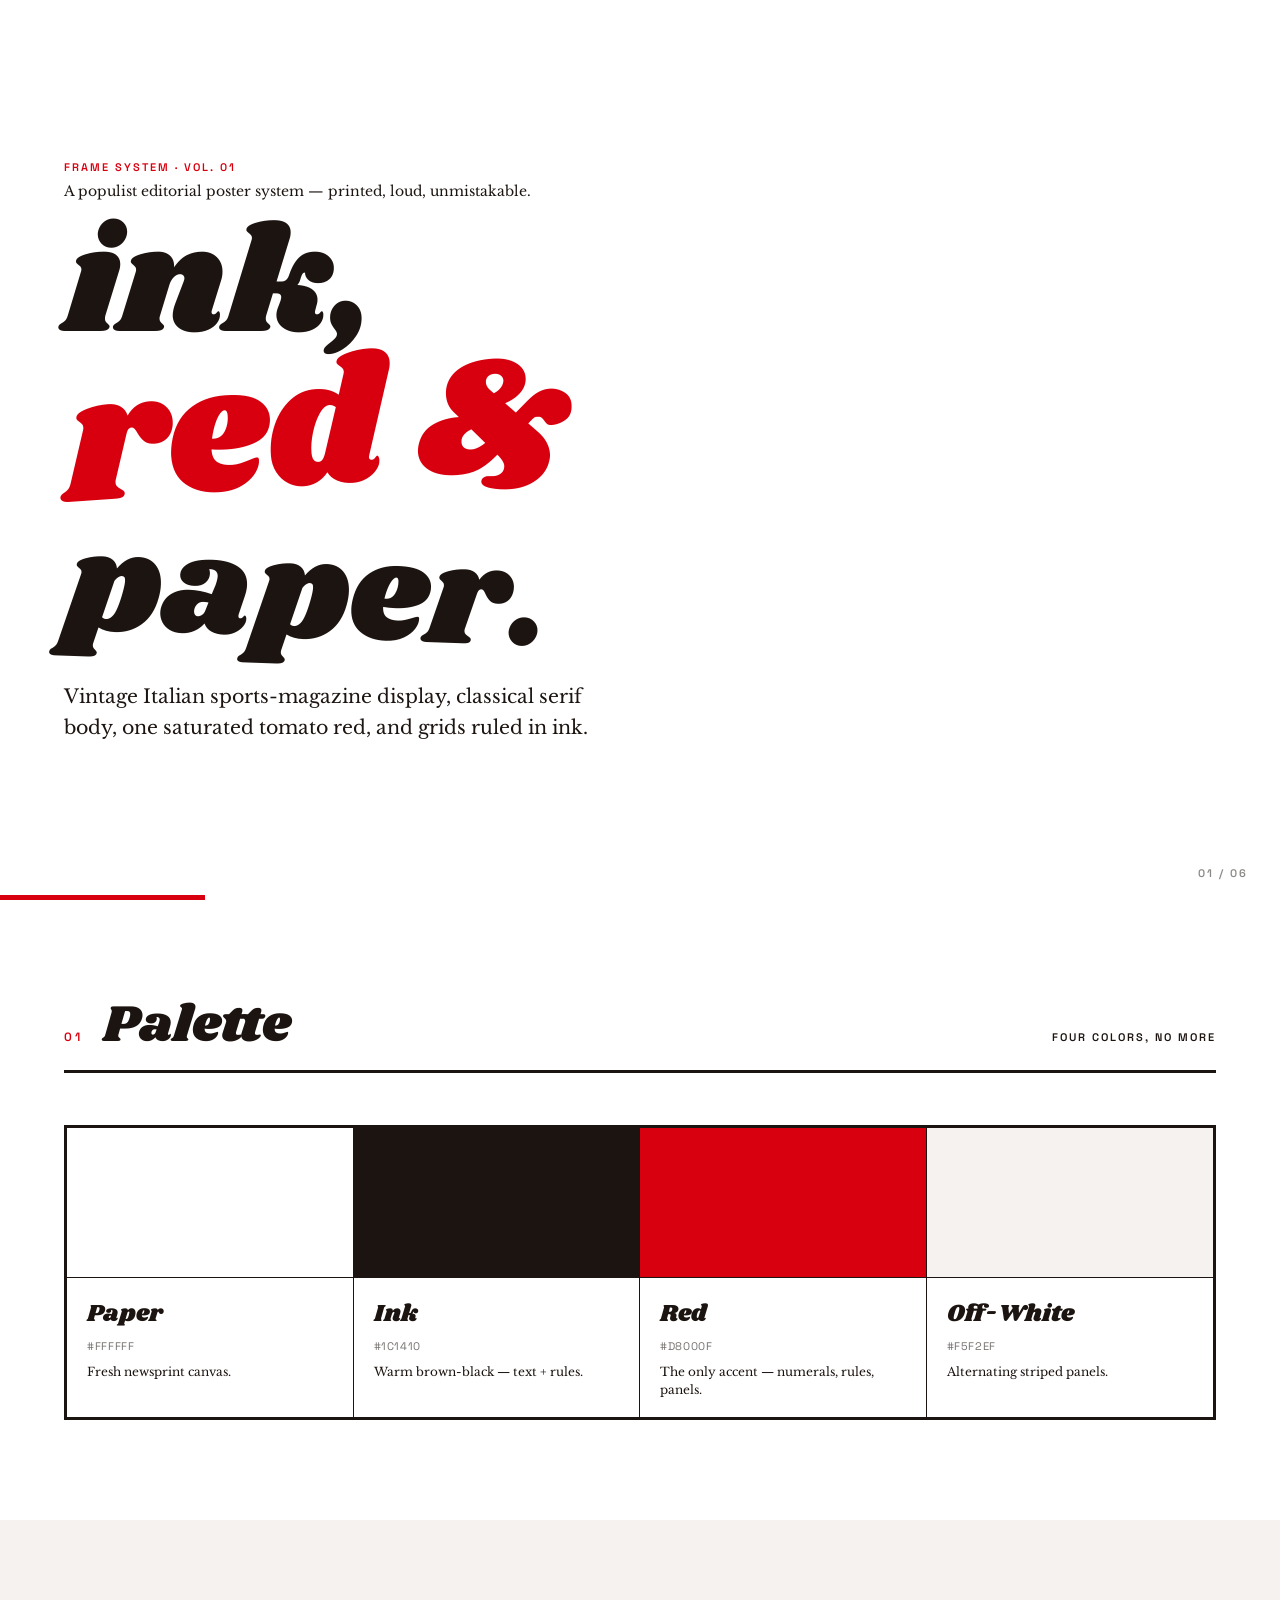
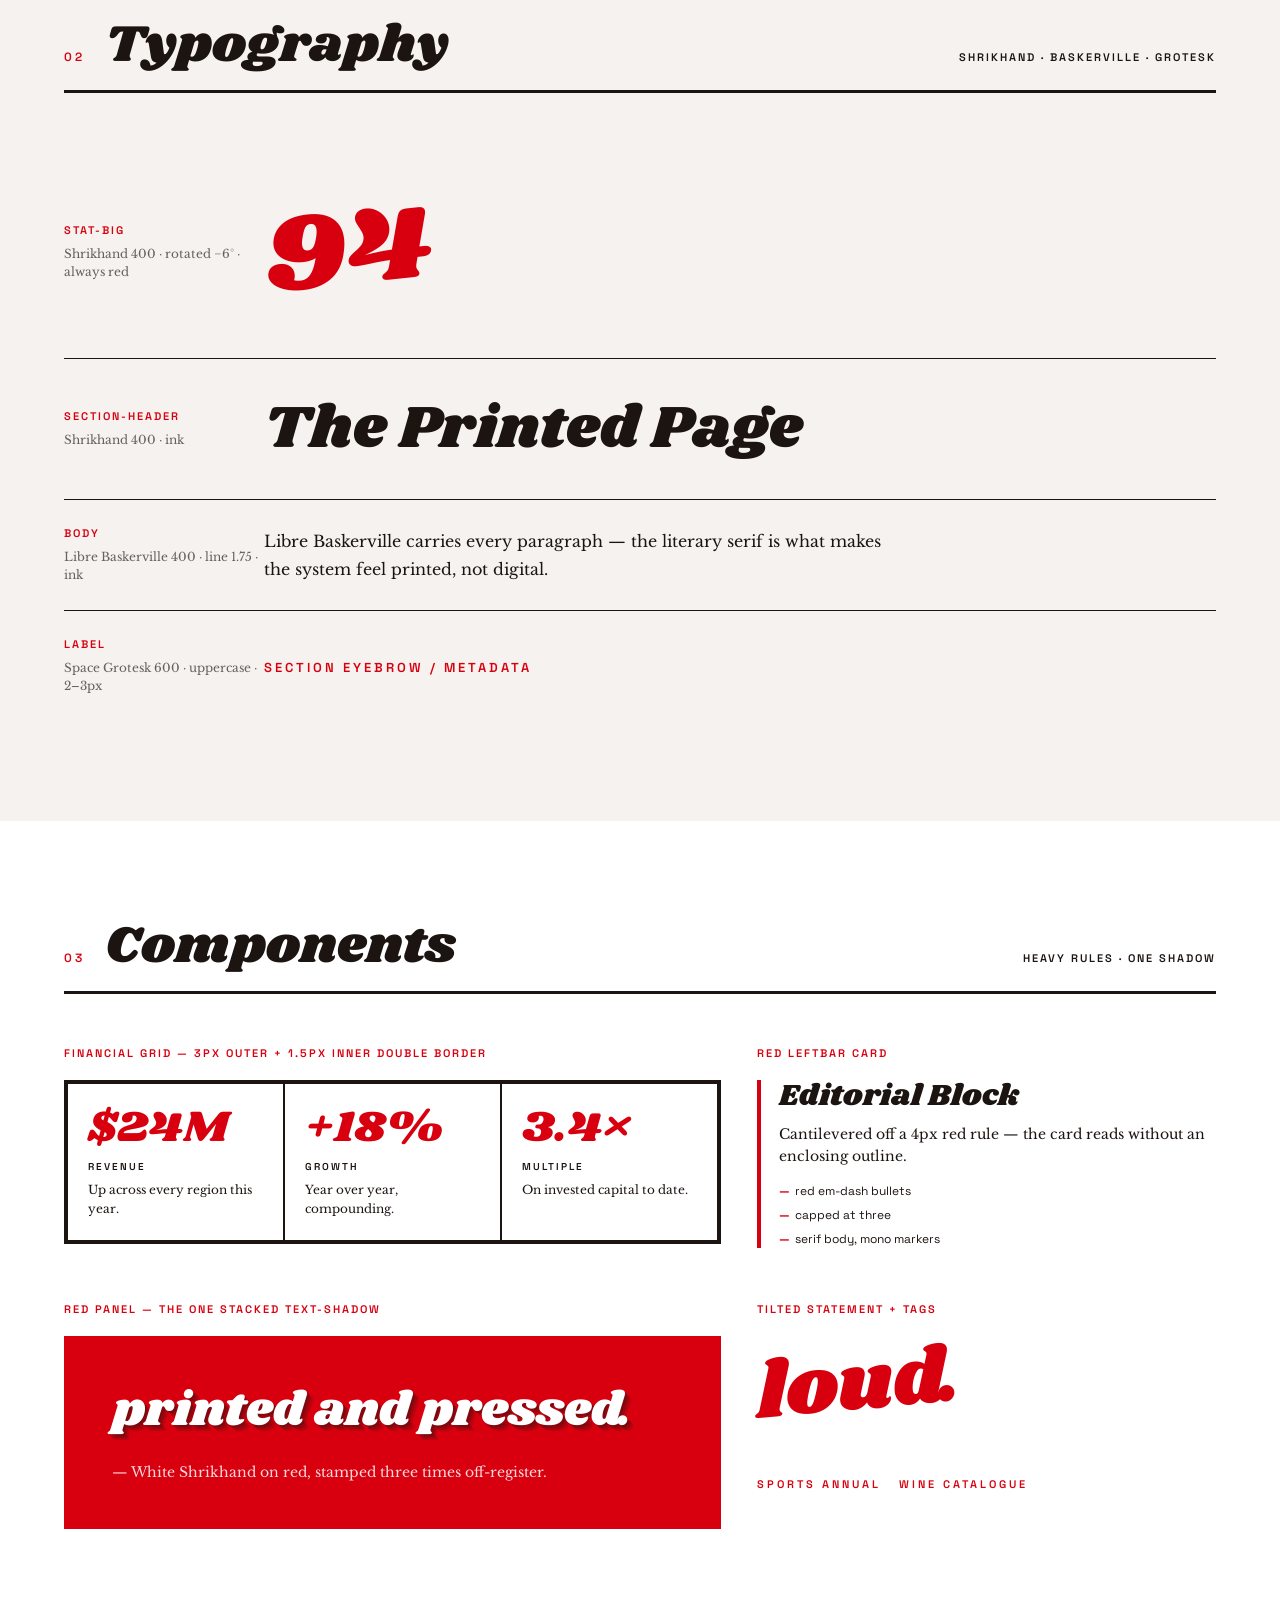
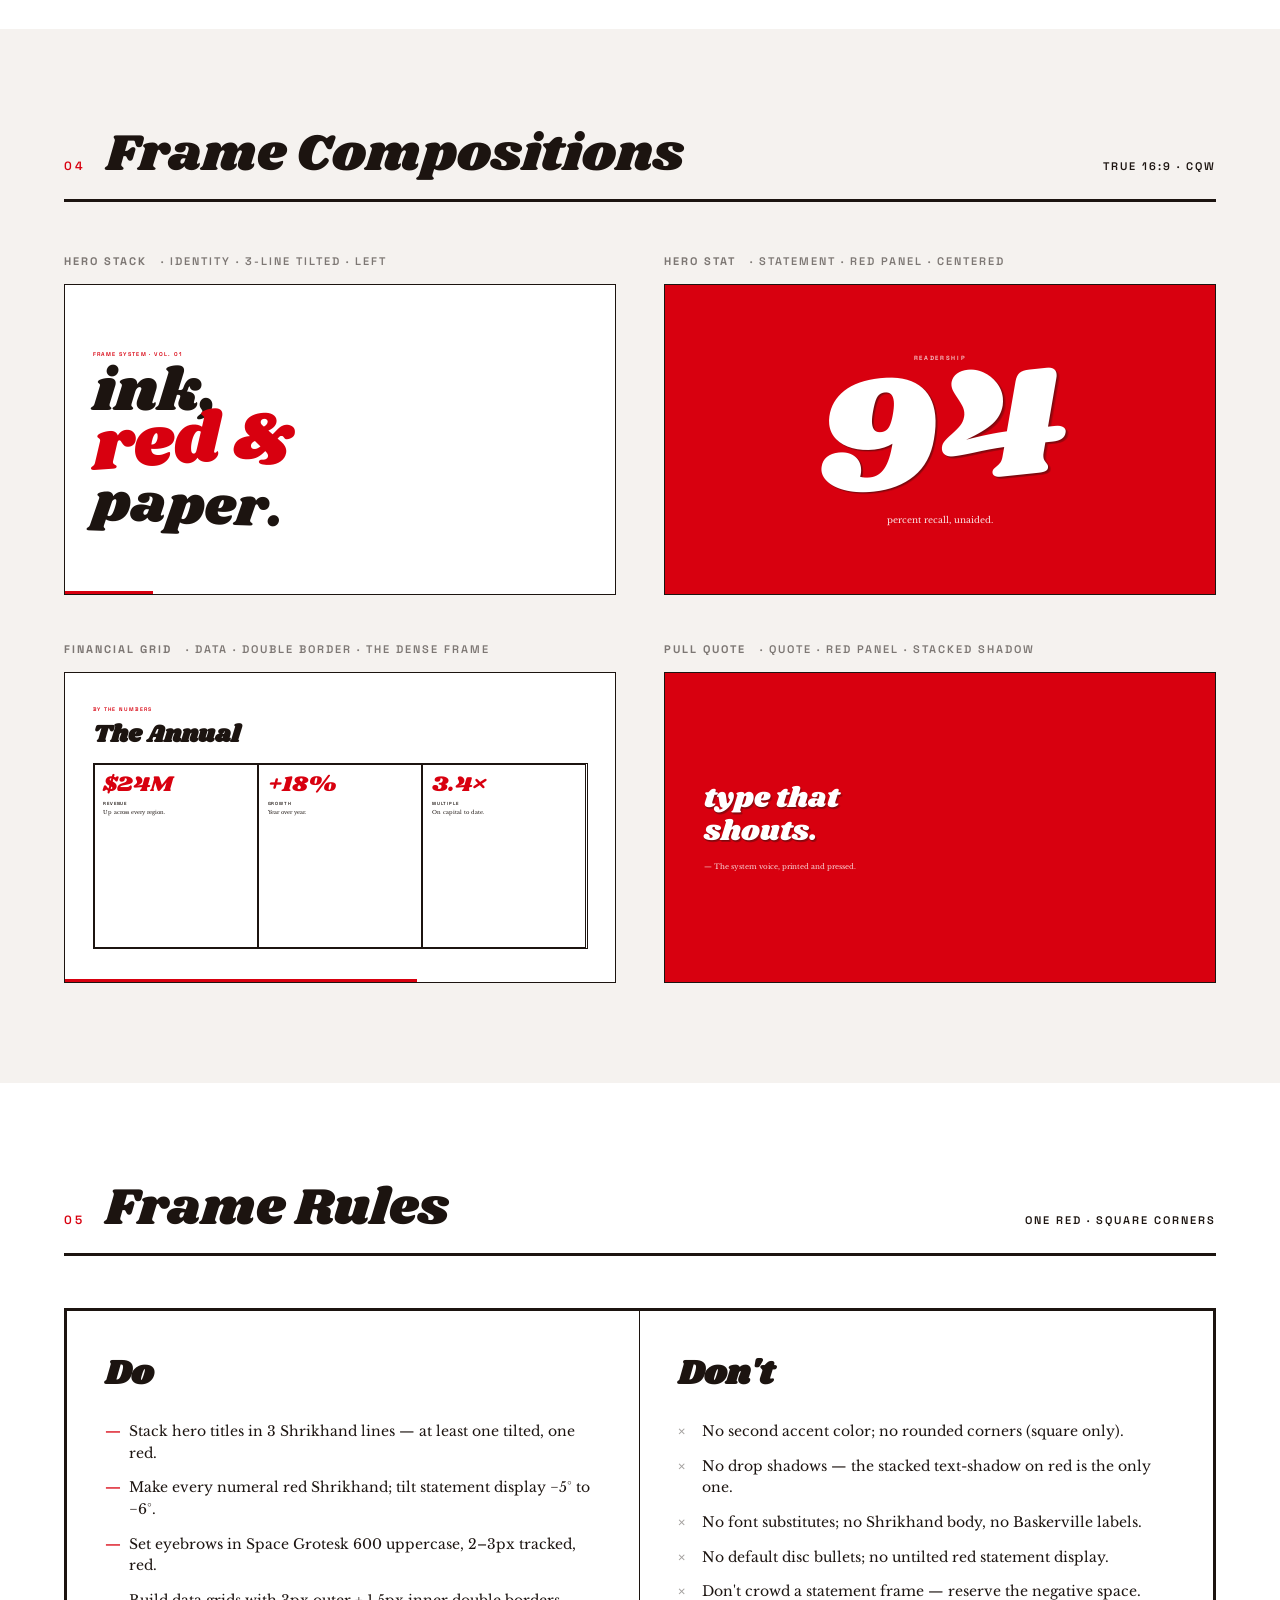
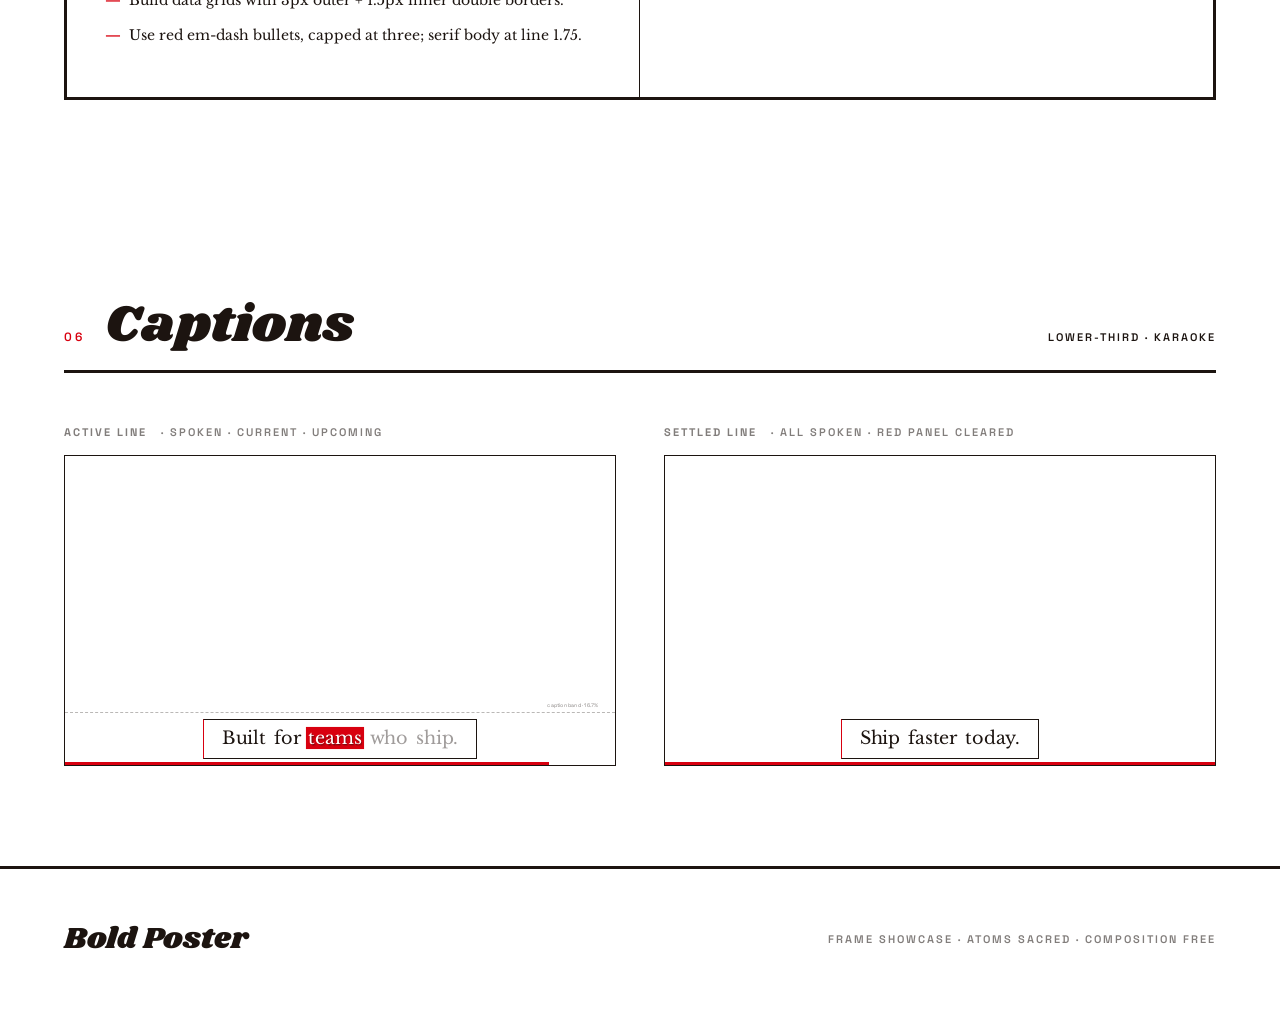
<file: .claude/skills/hyperframes/assets/frame-presets/bold-poster/frame-showcase.html>
<!doctype html>
<html lang="en">
  <head>
    <meta charset="utf-8" />
    <meta name="viewport" content="width=device-width,initial-scale=1" />
    <title>Bold Poster</title>
    <link rel="preconnect" href="https://fonts.googleapis.com" />
    <link rel="preconnect" href="https://fonts.gstatic.com" crossorigin />
    <link
      href="https://fonts.googleapis.com/css2?family=Shrikhand&family=Libre+Baskerville:ital,wght@0,400;0,700;1,400&family=Space+Grotesk:wght@400;600&display=swap"
      rel="stylesheet"
    />
    <style id="ds-tokens">
      :root {
        --bg: #ffffff;
        --dark: #1c1410;
        --red: #d8000f;
        --light: #f5f2ef;
        --disp: "Shrikhand", cursive;
        --body: "Libre Baskerville", serif;
        --mono: "Space Grotesk", sans-serif;
        --stack-shadow:
          2px 2px 0 rgba(28, 20, 16, 0.25), 4px 4px 0 rgba(28, 20, 16, 0.2),
          6px 6px 0 rgba(28, 20, 16, 0.15);
      }
      * {
        margin: 0;
        padding: 0;
        box-sizing: border-box;
      }
      html {
        background: #0c0a08;
      }
      body {
        background: var(--bg);
        color: var(--dark);
        font-family: var(--body);
        -webkit-font-smoothing: antialiased;
      }
      .disp {
        font-family: var(--disp);
        font-weight: 400;
        color: var(--dark);
      }
      .label {
        font-family: var(--mono);
        font-weight: 600;
        text-transform: uppercase;
        letter-spacing: 2px;
        font-size: 11px;
        color: var(--red);
      }

      section {
        padding: 100px 64px;
        position: relative;
      }
      .sec-head {
        display: flex;
        align-items: baseline;
        gap: 20px;
        margin-bottom: 52px;
        border-bottom: 3px solid var(--dark);
        padding-bottom: 18px;
      }
      .sec-head .k {
        font-family: var(--mono);
        font-weight: 600;
        text-transform: uppercase;
        letter-spacing: 3px;
        font-size: 12px;
        color: var(--red);
      }
      .sec-head h2 {
        font-family: var(--disp);
        font-weight: 400;
        font-size: 52px;
        line-height: 1;
        color: var(--dark);
      }
      .sec-head .sp {
        flex: 1;
      }
      .sec-head .n {
        font-family: var(--mono);
        font-weight: 600;
        text-transform: uppercase;
        letter-spacing: 2px;
        font-size: 11px;
        color: var(--dark);
      }

      /* COVER */
      .cover {
        min-height: 100vh;
        padding: 7vh 64px;
        display: flex;
        flex-direction: column;
        justify-content: center;
        position: relative;
      }
      .cover .meta {
        font-family: var(--body);
        font-size: 14px;
        color: var(--dark);
        margin-bottom: 24px;
      }
      .cover .meta .label {
        display: inline-block;
        margin-bottom: 8px;
      }
      .cover .stack h1 {
        font-family: var(--disp);
        font-weight: 400;
        line-height: 0.84;
      }
      .cover .l1 {
        font-size: clamp(60px, 12vw, 150px);
        color: var(--dark);
      }
      .cover .l2 {
        font-size: clamp(72px, 14vw, 180px);
        color: var(--red);
        transform: rotate(-4deg);
        transform-origin: left;
        display: inline-block;
        margin: 4px 0;
      }
      .cover .l3 {
        font-size: clamp(56px, 11vw, 140px);
        color: var(--dark);
        transform: rotate(2deg);
        transform-origin: left;
        display: inline-block;
      }
      .cover .tagline {
        font-family: var(--body);
        font-size: clamp(15px, 1.5vw, 19px);
        line-height: 1.6;
        color: var(--dark);
        max-width: 560px;
        margin-top: 36px;
      }
      .cover .pbar {
        position: absolute;
        bottom: 0;
        left: 0;
        height: 5px;
        width: 16%;
        background: var(--red);
      }
      .cover .counter {
        position: absolute;
        bottom: 20px;
        right: 32px;
        font-family: var(--mono);
        font-weight: 600;
        text-transform: uppercase;
        letter-spacing: 2px;
        font-size: 11px;
        color: var(--dark);
        opacity: 0.5;
      }

      /* PALETTE */
      .swatches {
        display: grid;
        grid-template-columns: repeat(4, 1fr);
        gap: 0;
        border: 3px solid var(--dark);
      }
      .sw {
        border-right: 1.5px solid var(--dark);
      }
      .sw:last-child {
        border-right: 0;
      }
      .sw .chip {
        height: 150px;
        border-bottom: 1.5px solid var(--dark);
      }
      .sw .meta {
        padding: 18px 20px;
      }
      .sw .name {
        font-family: var(--disp);
        font-size: 24px;
        color: var(--dark);
      }
      .sw .hex {
        font-family: var(--mono);
        font-size: 11px;
        letter-spacing: 0.06em;
        color: var(--dark);
        opacity: 0.6;
        margin-top: 8px;
      }
      .sw .role {
        font-family: var(--body);
        font-size: 12px;
        line-height: 1.5;
        color: var(--dark);
        margin-top: 10px;
      }

      /* TYPE */
      .type-row {
        display: grid;
        grid-template-columns: 200px 1fr;
        align-items: center;
        padding: 26px 0;
        border-bottom: 1.5px solid var(--dark);
      }
      .type-row .tok {
        font-family: var(--mono);
        font-weight: 600;
        font-size: 11px;
        letter-spacing: 2px;
        text-transform: uppercase;
        color: var(--red);
      }
      .type-row .m {
        font-family: var(--body);
        font-size: 12px;
        color: var(--dark);
        opacity: 0.65;
        margin-top: 8px;
        line-height: 1.5;
      }
      .type-row .spec {
        overflow: hidden;
      }

      /* COMPONENTS */
      .cnote {
        font-family: var(--mono);
        font-weight: 600;
        text-transform: uppercase;
        letter-spacing: 2px;
        font-size: 11px;
        color: var(--red);
        margin-bottom: 20px;
      }
      .cgrid {
        display: grid;
        grid-template-columns: repeat(12, 1fr);
        gap: 36px;
        margin-bottom: 48px;
      }
      .s4 {
        grid-column: span 4;
      }
      .s5 {
        grid-column: span 5;
      }
      .s6 {
        grid-column: span 6;
      }
      .s7 {
        grid-column: span 7;
      }
      .s8 {
        grid-column: span 8;
      }
      .fingrid {
        border: 3px solid var(--dark);
        display: grid;
        grid-template-columns: repeat(3, 1fr);
      }
      .fingrid .cell {
        border: 1.5px solid var(--dark);
        padding: 22px 20px;
      }
      .fingrid .cell .num {
        font-family: var(--disp);
        font-size: 44px;
        color: var(--red);
        line-height: 1;
      }
      .fingrid .cell .lab {
        font-family: var(--mono);
        font-weight: 600;
        text-transform: uppercase;
        letter-spacing: 2px;
        font-size: 10px;
        color: var(--dark);
        margin-top: 10px;
      }
      .fingrid .cell .bd {
        font-family: var(--body);
        font-size: 12px;
        line-height: 1.55;
        color: var(--dark);
        margin-top: 8px;
      }
      .leftcard {
        border-left: 4px solid var(--red);
        padding-left: 18px;
      }
      .leftcard .t {
        font-family: var(--disp);
        font-size: 30px;
        color: var(--dark);
        line-height: 1.1;
      }
      .leftcard .bd {
        font-family: var(--body);
        font-size: 14px;
        line-height: 1.6;
        color: var(--dark);
        margin-top: 10px;
      }
      .leftcard ul {
        list-style: none;
        margin-top: 14px;
      }
      .leftcard li {
        font-family: var(--mono);
        font-weight: 400;
        font-size: 12px;
        line-height: 1.5;
        color: var(--dark);
        padding-left: 16px;
        position: relative;
        margin-bottom: 6px;
      }
      .leftcard li::before {
        content: "—";
        position: absolute;
        left: 0;
        color: var(--red);
        font-weight: 700;
      }
      .redpanel {
        background: var(--red);
        color: var(--bg);
        padding: 48px;
      }
      .redpanel .q {
        font-family: var(--disp);
        font-size: 48px;
        line-height: 1.15;
        color: var(--bg);
        text-shadow: var(--stack-shadow);
      }
      .redpanel .cite {
        font-family: var(--body);
        font-size: 14px;
        color: var(--bg);
        margin-top: 24px;
        opacity: 0.85;
      }
      .tag {
        display: inline-block;
        font-family: var(--mono);
        font-weight: 600;
        text-transform: uppercase;
        letter-spacing: 3px;
        font-size: 11px;
        color: var(--red);
        border: 0;
        padding: 0;
      }

      /* COMPOSITIONS */
      .gallery {
        display: grid;
        grid-template-columns: 1fr 1fr;
        gap: 48px;
      }
      .fw .flabel {
        display: flex;
        gap: 14px;
        align-items: baseline;
        margin-bottom: 16px;
        font-family: var(--mono);
        font-weight: 600;
        text-transform: uppercase;
        letter-spacing: 2px;
        font-size: 11px;
        color: var(--dark);
        opacity: 0.55;
      }
      .fw .flabel b {
        color: var(--dark);
        opacity: 1;
      }
      .frame {
        aspect-ratio: 16/9;
        container-type: size;
        position: relative;
        overflow: hidden;
        background: var(--bg);
        border: 1.5px solid var(--dark);
      }
      .frame.red {
        background: var(--red);
      }
      .frame.dark {
        background: var(--dark);
      }
      .frame > .body {
        position: absolute;
        inset: 0;
        z-index: 2;
      }
      .frame .pbar {
        position: absolute;
        bottom: 0;
        left: 0;
        height: 0.5cqw;
        background: var(--red);
        z-index: 5;
      }

      /* f1 hero stack */
      .pf1 .body {
        display: flex;
        flex-direction: column;
        justify-content: center;
        padding: 0 5cqw;
      }
      .pf1 .label {
        font-family: var(--mono);
        font-weight: 600;
        text-transform: uppercase;
        letter-spacing: 0.25cqw;
        font-size: 1cqw;
        color: var(--red);
        margin-bottom: 1.6cqw;
      }
      .pf1 h3 {
        font-family: var(--disp);
        font-weight: 400;
        line-height: 0.84;
      }
      .pf1 .a {
        font-size: 11cqw;
        color: var(--dark);
      }
      .pf1 .b {
        font-size: 13cqw;
        color: var(--red);
        transform: rotate(-4deg);
        transform-origin: left;
        display: inline-block;
        margin: 0.3cqw 0;
      }
      .pf1 .c {
        font-size: 10cqw;
        color: var(--dark);
        transform: rotate(2deg);
        transform-origin: left;
        display: inline-block;
      }

      /* f2 stat-big red panel */
      .pf2 {
        background: var(--red);
      }
      .pf2 .body {
        display: flex;
        flex-direction: column;
        justify-content: center;
        align-items: center;
        text-align: center;
        color: var(--bg);
      }
      .pf2 .label {
        font-family: var(--mono);
        font-weight: 600;
        text-transform: uppercase;
        letter-spacing: 0.3cqw;
        font-size: 1.1cqw;
        color: var(--bg);
        opacity: 0.8;
        margin-bottom: 1cqw;
      }
      .pf2 .big {
        font-family: var(--disp);
        font-weight: 400;
        font-size: 30cqw;
        line-height: 0.82;
        color: var(--bg);
        transform: rotate(-6deg);
        text-shadow:
          0.15cqw 0.15cqw 0 rgba(28, 20, 16, 0.25),
          0.3cqw 0.3cqw 0 rgba(28, 20, 16, 0.2),
          0.45cqw 0.45cqw 0 rgba(28, 20, 16, 0.15);
      }
      .pf2 .sub {
        font-family: var(--body);
        font-size: 1.6cqw;
        color: var(--bg);
        margin-top: 2cqw;
        opacity: 0.9;
      }

      /* f3 financial grid */
      .pf3 .body {
        padding: 6cqw 5cqw;
        display: flex;
        flex-direction: column;
      }
      .pf3 .label {
        font-family: var(--mono);
        font-weight: 600;
        text-transform: uppercase;
        letter-spacing: 0.25cqw;
        font-size: 0.95cqw;
        color: var(--red);
        margin-bottom: 0.8cqw;
      }
      .pf3 h3 {
        font-family: var(--disp);
        font-size: 4.4cqw;
        color: var(--dark);
        margin-bottom: 2cqw;
      }
      .pf3 .grid {
        border: 0.3cqw solid var(--dark);
        display: grid;
        grid-template-columns: repeat(3, 1fr);
        flex: 1;
      }
      .pf3 .cell {
        border: 0.15cqw solid var(--dark);
        padding: 1.6cqw;
      }
      .pf3 .cell .num {
        font-family: var(--disp);
        font-size: 4cqw;
        color: var(--red);
        line-height: 1;
      }
      .pf3 .cell .lab {
        font-family: var(--mono);
        font-weight: 600;
        text-transform: uppercase;
        letter-spacing: 0.15cqw;
        font-size: 0.8cqw;
        color: var(--dark);
        margin-top: 0.8cqw;
      }
      .pf3 .cell .bd {
        font-family: var(--body);
        font-size: 0.95cqw;
        line-height: 1.5;
        color: var(--dark);
        margin-top: 0.6cqw;
      }

      /* f4 quote red panel */
      .pf4 {
        background: var(--red);
      }
      .pf4 .body {
        display: flex;
        flex-direction: column;
        justify-content: center;
        padding: 0 7cqw;
        color: var(--bg);
      }
      .pf4 .q {
        font-family: var(--disp);
        font-weight: 400;
        font-size: 5.2cqw;
        line-height: 1.15;
        color: var(--bg);
        text-shadow:
          0.15cqw 0.15cqw 0 rgba(28, 20, 16, 0.25),
          0.3cqw 0.3cqw 0 rgba(28, 20, 16, 0.2),
          0.45cqw 0.45cqw 0 rgba(28, 20, 16, 0.15);
      }
      .pf4 .cite {
        font-family: var(--body);
        font-size: 1.3cqw;
        color: var(--bg);
        opacity: 0.85;
        margin-top: 2.4cqw;
      }

      /* PRINCIPLES */
      .dos {
        display: grid;
        grid-template-columns: 1fr 1fr;
        gap: 0;
        border: 3px solid var(--dark);
      }
      .do-card {
        padding: 38px;
      }
      .do-card.do {
        border-right: 1.5px solid var(--dark);
      }
      .do-card h4 {
        font-family: var(--disp);
        font-size: 34px;
        color: var(--dark);
        margin-bottom: 22px;
      }
      .do-card ul {
        list-style: none;
      }
      .do-card li {
        font-family: var(--body);
        font-size: 14px;
        line-height: 1.55;
        padding-left: 24px;
        position: relative;
        margin-bottom: 13px;
        color: var(--dark);
      }
      .do-card li::before {
        position: absolute;
        left: 0;
        font-weight: 700;
      }
      .do-card.do li::before {
        content: "—";
        color: var(--red);
      }
      .do-card.dont li::before {
        content: "\00d7";
        color: var(--dark);
        opacity: 0.4;
      }

      .foot {
        padding: 48px 64px;
        border-top: 3px solid var(--dark);
        display: flex;
        justify-content: space-between;
        align-items: center;
      }
      .foot .l {
        font-family: var(--disp);
        font-size: 30px;
        color: var(--dark);
      }
      .foot .r {
        font-family: var(--mono);
        font-weight: 600;
        text-transform: uppercase;
        letter-spacing: 2px;
        font-size: 11px;
        color: var(--dark);
        opacity: 0.55;
      }
      @media (max-width: 1100px) {
        .gallery {
          grid-template-columns: 1fr;
        }
        .swatches {
          grid-template-columns: 1fr 1fr;
        }
      }
    </style>
    <link rel="stylesheet" href="https://fonts.googleapis.com/css2?family=Shrikhand&display=swap" />
    <link
      rel="stylesheet"
      href="https://fonts.googleapis.com/css2?family=Libre+Baskerville:ital,wght@0,400;0,700;1,400&display=swap"
    />
    <style id="ft-override">
      :root {
        --primary: #ffffff !important;
        --secondary: #1c1410 !important;
        --tertiary: #f5f2ef !important;
        --accent: #d8000f !important;
        --f-disp: "Shrikhand", sans-serif !important;
        --f-body: "Libre Baskerville", sans-serif !important;
        --bg: #ffffff !important;
        --dark: #1c1410 !important;
        --red: #d8000f !important;
        --light: #f5f2ef !important;
        --disp: "Shrikhand", sans-serif !important;
        --body: "Libre Baskerville", sans-serif !important;
      }
    </style>
  </head>
  <body>
    <!-- COVER -->
    <section class="cover">
      <div class="meta">
        <span class="label">Frame System · Vol. 01</span><br />A populist editorial poster system —
        printed, loud, unmistakable.
      </div>
      <div class="stack">
        <h1 class="l1">ink,</h1>
        <br />
        <h1 class="l2">red &amp;</h1>
        <br />
        <h1 class="l3">paper.</h1>
      </div>
      <div class="tagline">
        Vintage Italian sports-magazine display, classical serif body, one saturated tomato red, and
        grids ruled in ink.
      </div>
      <div class="pbar"></div>
      <div class="counter">01 / 06</div>
    </section>

    <!-- PALETTE -->
    <section>
      <div class="sec-head">
        <span class="k">01</span>
        <h2>Palette</h2>
        <span class="sp"></span><span class="n">Four Colors, No More</span>
      </div>
      <div class="swatches">
        <div class="sw">
          <div
            class="chip"
            style="background: var(--bg); border-bottom: 1.5px solid var(--dark)"
          ></div>
          <div class="meta">
            <div class="name">Paper</div>
            <div class="hex">#FFFFFF</div>
            <div class="role">Fresh newsprint canvas.</div>
          </div>
        </div>
        <div class="sw">
          <div class="chip" style="background: var(--dark)"></div>
          <div class="meta">
            <div class="name">Ink</div>
            <div class="hex">#1C1410</div>
            <div class="role">Warm brown-black — text + rules.</div>
          </div>
        </div>
        <div class="sw">
          <div class="chip" style="background: var(--red)"></div>
          <div class="meta">
            <div class="name">Red</div>
            <div class="hex">#D8000F</div>
            <div class="role">The only accent — numerals, rules, panels.</div>
          </div>
        </div>
        <div class="sw">
          <div class="chip" style="background: var(--light)"></div>
          <div class="meta">
            <div class="name">Off-White</div>
            <div class="hex">#F5F2EF</div>
            <div class="role">Alternating striped panels.</div>
          </div>
        </div>
      </div>
    </section>

    <!-- TYPOGRAPHY -->
    <section style="background: var(--light)">
      <div class="sec-head">
        <span class="k">02</span>
        <h2>Typography</h2>
        <span class="sp"></span><span class="n">Shrikhand · Baskerville · Grotesk</span>
      </div>
      <div class="type-row">
        <div>
          <div class="tok">stat-big</div>
          <div class="m">Shrikhand 400 · rotated −6° · always red</div>
        </div>
        <div class="spec">
          <span
            class="disp"
            style="
              font-size: 110px;
              color: var(--red);
              display: inline-block;
              transform: rotate(-6deg);
            "
            >94</span
          >
        </div>
      </div>
      <div class="type-row">
        <div>
          <div class="tok">section-header</div>
          <div class="m">Shrikhand 400 · ink</div>
        </div>
        <div class="spec"><span class="disp" style="font-size: 60px">The Printed Page</span></div>
      </div>
      <div class="type-row">
        <div>
          <div class="tok">body</div>
          <div class="m">Libre Baskerville 400 · line 1.75 · ink</div>
        </div>
        <div class="spec">
          <p style="font-family: var(--body); font-size: 16px; line-height: 1.75; max-width: 640px">
            Libre Baskerville carries every paragraph — the literary serif is what makes the system
            feel printed, not digital.
          </p>
        </div>
      </div>
      <div class="type-row" style="border-bottom: 0">
        <div>
          <div class="tok">label</div>
          <div class="m">Space Grotesk 600 · uppercase · 2–3px</div>
        </div>
        <div class="spec">
          <span class="label" style="font-size: 13px; letter-spacing: 3px"
            >Section Eyebrow / Metadata</span
          >
        </div>
      </div>
    </section>

    <!-- COMPONENTS -->
    <section>
      <div class="sec-head">
        <span class="k">03</span>
        <h2>Components</h2>
        <span class="sp"></span><span class="n">Heavy Rules · One Shadow</span>
      </div>

      <div class="cgrid">
        <div class="s7">
          <div class="cnote">Financial grid — 3px outer + 1.5px inner double border</div>
          <div class="fingrid">
            <div class="cell">
              <div class="num">$24M</div>
              <div class="lab">Revenue</div>
              <div class="bd">Up across every region this year.</div>
            </div>
            <div class="cell">
              <div class="num">+18%</div>
              <div class="lab">Growth</div>
              <div class="bd">Year over year, compounding.</div>
            </div>
            <div class="cell">
              <div class="num">3.4×</div>
              <div class="lab">Multiple</div>
              <div class="bd">On invested capital to date.</div>
            </div>
          </div>
        </div>
        <div class="s5">
          <div class="cnote">Red leftbar card</div>
          <div class="leftcard">
            <div class="t">Editorial Block</div>
            <div class="bd">
              Cantilevered off a 4px red rule — the card reads without an enclosing outline.
            </div>
            <ul>
              <li>red em-dash bullets</li>
              <li>capped at three</li>
              <li>serif body, mono markers</li>
            </ul>
          </div>
        </div>
      </div>

      <div class="cgrid" style="margin-bottom: 0">
        <div class="s7">
          <div class="cnote">Red panel — the one stacked text-shadow</div>
          <div class="redpanel">
            <div class="q">printed and pressed.</div>
            <div class="cite">— White Shrikhand on red, stamped three times off-register.</div>
          </div>
        </div>
        <div class="s5">
          <div class="cnote">Tilted statement + tags</div>
          <div style="display: flex; flex-direction: column; gap: 24px">
            <span
              class="disp"
              style="
                font-size: 80px;
                color: var(--red);
                transform: rotate(-5deg);
                transform-origin: left;
                display: inline-block;
              "
              >loud.</span
            >
            <div style="display: flex; gap: 18px">
              <span class="tag">Sports Annual</span><span class="tag">Wine Catalogue</span>
            </div>
          </div>
        </div>
      </div>
    </section>

    <!-- COMPOSITIONS -->
    <section style="background: var(--light)">
      <div class="sec-head">
        <span class="k">04</span>
        <h2>Frame Compositions</h2>
        <span class="sp"></span><span class="n">True 16:9 · cqw</span>
      </div>
      <div class="gallery">
        <div class="fw">
          <div class="flabel"><b>Hero Stack</b><span>· identity · 3-line tilted · left</span></div>
          <div class="frame pf1">
            <div class="body">
              <div class="label">Frame System · Vol. 01</div>
              <h3>
                <span class="a">ink,</span><br /><span class="b">red &amp;</span><br /><span
                  class="c"
                  >paper.</span
                >
              </h3>
            </div>
            <div class="pbar" style="width: 16%"></div>
          </div>
        </div>

        <div class="fw">
          <div class="flabel"><b>Hero Stat</b><span>· statement · red panel · centered</span></div>
          <div class="frame red pf2">
            <div class="body">
              <div class="label">Readership</div>
              <div class="big">94</div>
              <div class="sub">percent recall, unaided.</div>
            </div>
            <div class="pbar" style="width: 48%"></div>
          </div>
        </div>

        <div class="fw">
          <div class="flabel">
            <b>Financial Grid</b><span>· data · double border · the dense frame</span>
          </div>
          <div class="frame pf3">
            <div class="body">
              <div class="label">By The Numbers</div>
              <h3>The Annual</h3>
              <div class="grid">
                <div class="cell">
                  <div class="num">$24M</div>
                  <div class="lab">Revenue</div>
                  <div class="bd">Up across every region.</div>
                </div>
                <div class="cell">
                  <div class="num">+18%</div>
                  <div class="lab">Growth</div>
                  <div class="bd">Year over year.</div>
                </div>
                <div class="cell">
                  <div class="num">3.4×</div>
                  <div class="lab">Multiple</div>
                  <div class="bd">On capital to date.</div>
                </div>
              </div>
            </div>
            <div class="pbar" style="width: 64%"></div>
          </div>
        </div>

        <div class="fw">
          <div class="flabel">
            <b>Pull Quote</b><span>· quote · red panel · stacked shadow</span>
          </div>
          <div class="frame red pf4">
            <div class="body">
              <div class="q">type that<br />shouts.</div>
              <div class="cite">— The system voice, printed and pressed.</div>
            </div>
            <div class="pbar" style="width: 82%"></div>
          </div>
        </div>
      </div>
    </section>

    <!-- PRINCIPLES -->
    <section>
      <div class="sec-head">
        <span class="k">05</span>
        <h2>Frame Rules</h2>
        <span class="sp"></span><span class="n">One Red · Square Corners</span>
      </div>
      <div class="dos">
        <div class="do-card do">
          <h4>Do</h4>
          <ul>
            <li>Stack hero titles in 3 Shrikhand lines — at least one tilted, one red.</li>
            <li>Make every numeral red Shrikhand; tilt statement display −5° to −6°.</li>
            <li>Set eyebrows in Space Grotesk 600 uppercase, 2–3px tracked, red.</li>
            <li>Build data grids with 3px outer + 1.5px inner double borders.</li>
            <li>Use red em-dash bullets, capped at three; serif body at line 1.75.</li>
          </ul>
        </div>
        <div class="do-card dont">
          <h4>Don't</h4>
          <ul>
            <li>No second accent color; no rounded corners (square only).</li>
            <li>No drop shadows — the stacked text-shadow on red is the only one.</li>
            <li>No font substitutes; no Shrikhand body, no Baskerville labels.</li>
            <li>No default disc bullets; no untilted red statement display.</li>
            <li>Don't crowd a statement frame — reserve the negative space.</li>
          </ul>
        </div>
      </div>
    </section>

    <!-- CAPTIONS — preview of caption-skin.html (the preset's lower-third karaoke look) -->
    <style>
      /* mirrors caption-skin.html; the skin's --cap-* vocab mapped to this preset's tokens */
      .capdemo {
        --cap-ink: var(--dark);
        --cap-canvas: var(--bg);
        --cap-accent: var(--red);
        --cap-accent-2: var(--light);
      }
      .capdemo .stage {
        position: absolute;
        left: 0;
        right: 0;
        bottom: 0;
        height: 16.67cqh;
        display: flex;
        align-items: center;
        justify-content: center;
        z-index: 4;
      }
      .capdemo .pill {
        max-width: 80cqw;
        padding: 1.4cqw 3cqw 1.7cqw;
        background: var(--cap-canvas);
        border: 1.5px solid var(--cap-ink);
        border-left: 0.35cqw solid var(--cap-accent);
        border-radius: 0;
      }
      .capdemo .line {
        display: flex;
        flex-wrap: wrap;
        justify-content: center;
        gap: 0.1em 0.34em;
        font-family: var(--body);
        font-weight: 400;
        font-size: 3.2cqw;
        line-height: 1.16;
        letter-spacing: -0.01em;
      }
      .capdemo .w {
        display: inline-block;
        padding: 0 0.06em;
        color: color-mix(in srgb, var(--cap-ink) 42%, var(--cap-canvas));
      }
      .capdemo .w.spoken {
        color: var(--cap-ink);
      }
      .capdemo .w.active {
        color: var(--cap-canvas);
        background: var(--cap-accent);
        box-shadow: 0 0 0 0.06em var(--cap-accent);
        text-shadow:
          0.03em 0.03em 0 rgba(28, 20, 16, 0.25),
          0.06em 0.06em 0 rgba(28, 20, 16, 0.2),
          0.09em 0.09em 0 rgba(28, 20, 16, 0.15);
      }
      .capdemo .bandline {
        position: absolute;
        left: 0;
        right: 0;
        bottom: 16.67cqh;
        border-top: 1px dashed rgba(28, 20, 16, 0.3);
        z-index: 3;
      }
      .capdemo .bandtag {
        position: absolute;
        right: 3cqw;
        bottom: calc(16.67cqh + 0.7cqw);
        font-family: var(--mono);
        font-size: 0.95cqw;
        letter-spacing: 0.04em;
        color: var(--dark);
        opacity: 0.5;
        z-index: 4;
      }
    </style>
    <section>
      <div class="sec-head">
        <span class="k">06</span>
        <h2>Captions</h2>
        <span class="sp"></span><span class="n">Lower-third · Karaoke</span>
      </div>
      <div class="gallery">
        <div class="fw">
          <div class="flabel"><b>Active line</b><span>· spoken · current · upcoming</span></div>
          <div class="frame capdemo">
            <div class="bandline"></div>
            <div class="bandtag">caption band · 16.7%</div>
            <div class="stage">
              <div class="pill">
                <div class="line">
                  <span class="w spoken">Built</span>
                  <span class="w spoken">for</span>
                  <span class="w active">teams</span>
                  <span class="w">who</span>
                  <span class="w">ship.</span>
                </div>
              </div>
            </div>
            <div class="pbar" style="width: 88%"></div>
          </div>
        </div>

        <div class="fw">
          <div class="flabel"><b>Settled line</b><span>· all spoken · red panel cleared</span></div>
          <div class="frame capdemo">
            <div class="stage">
              <div class="pill">
                <div class="line">
                  <span class="w spoken">Ship</span>
                  <span class="w spoken">faster</span>
                  <span class="w spoken">today.</span>
                </div>
              </div>
            </div>
            <div class="pbar" style="width: 100%"></div>
          </div>
        </div>
      </div>
    </section>

    <div class="foot">
      <span class="l">Bold Poster</span>
      <span class="r">Frame Showcase · Atoms Sacred · Composition Free</span>
    </div>

    <template id="__bundler_thumbnail">
      <svg viewBox="0 0 100 100" xmlns="http://www.w3.org/2000/svg">
        <rect width="100" height="100" fill="#FFFFFF" />
        <text x="12" y="42" font-family="Georgia" font-weight="700" font-size="26" fill="#1C1410">
          ink
        </text>
        <text
          x="14"
          y="70"
          font-family="Georgia"
          font-weight="700"
          font-size="30"
          fill="#D8000F"
          transform="rotate(-5 14 70)"
        >
          red.
        </text>
        <rect x="0" y="96" width="58" height="4" fill="#D8000F" />
      </svg>
    </template>
  </body>
</html>
</file>
<file: assets/css/style.css>
/* Cores tiradas do logo da Conecta e fontes do site: ver docs/identidade-visual.md */
@font-face {
  font-family: "League Spartan"; font-weight: 700; font-style: normal; font-display: swap;
  src: url("../fonts/league-spartan-latin-700-normal.woff2") format("woff2");
}
@font-face {
  font-family: "Figtree"; font-weight: 400; font-style: normal; font-display: swap;
  src: url("../fonts/figtree-latin-400-normal.woff2") format("woff2");
}
@font-face {
  font-family: "Figtree"; font-weight: 600; font-style: normal; font-display: swap;
  src: url("../fonts/figtree-latin-600-normal.woff2") format("woff2");
}

/* Modo claro. O modo escuro (padrão) troca estas mesmas variáveis mais abaixo. */
:root {
  /* Cores fixas da marca: valem nos dois modos */
  --azul: #2F5A8C;          /* azul do logo: faixas do topo, passos, Instagram */
  --azul-escuro: #1B3557;
  --azul-medio: #3A6EA8;
  --ciano: #5CC8FF;         /* destaque: só nos botões e na faixa "Vamos conversar" */
  --ciano-claro: #8BD8FF;
  --noite: #0E1A2B;         /* texto sobre o ciano */
  --texto-azul: #E8EEF5;    /* texto sobre as faixas azuis */
  --texto-azul-suave: #C3D4E8;

  /* Cores que mudam com o tema */
  --fundo: #FFFFFF;
  --superficie: #EEF3F9;
  --superficie-forte: #E1EAF4;
  --texto: #14243A;
  --texto-suave: #4A5563;
  --link: #2F5A8C;
  --rodape: #1B3557;

  /* Tipografia: cinco tamanhos */
  --fonte-titulo: "League Spartan", "Figtree", system-ui, sans-serif;
  --fonte-texto: "Figtree", system-ui, sans-serif;
  --t-pequeno: 0.875rem;
  --t-texto: 1.125rem;
  --t-destaque: 1.375rem;
  --t-titulo: clamp(2rem, 1.2rem + 3.2vw, 3.5rem);
  --t-gigante: clamp(2.4rem, 1rem + 4.4vw, 4.75rem);

  --largura: 1200px;
  --margem: 24px;
}

* { box-sizing: border-box; margin: 0; padding: 0; }

body {
  font-family: var(--fonte-texto);
  font-size: var(--t-texto);
  color: var(--texto);
  background: var(--fundo);
  line-height: 1.55;
}

a { color: var(--link); }
img { max-width: 100%; display: block; }
:focus-visible { outline: 2px solid var(--ciano); outline-offset: 3px; }

.container { max-width: var(--largura); margin: 0 auto; padding: 0 var(--margem); }

/* Títulos: uma fonte, uma cor, sem enfeites */
.titulo, .hero h1, .faixa h2, .passos h3 {
  font-family: var(--fonte-titulo); font-weight: 700;
  letter-spacing: -0.03em; line-height: 0.98;
}
.titulo { font-size: var(--t-titulo); color: var(--texto); margin-bottom: 20px; }
.subtitulo { color: var(--texto-suave); font-size: var(--t-destaque); line-height: 1.4; max-width: 560px; }

/* Botões: sempre em formato de pílula, cor chapada */
.botao {
  display: inline-flex; align-items: center; justify-content: center;
  min-width: 220px; padding: 15px 32px; border-radius: 999px;
  font-family: inherit; font-weight: 600; font-size: var(--t-texto); line-height: 1.2; text-decoration: none;
  border: 2px solid transparent;
  transition: transform 0.15s ease, background-color 0.15s ease, color 0.15s ease;
}
.botao:hover { transform: translateY(-2px); }
.botao:active { transform: translateY(0) scale(0.98); }
.botao-primario, a.botao-primario { background: var(--ciano); color: var(--noite); }
.botao-primario:hover { background: var(--ciano-claro); }
.botao-contorno { border-color: currentColor; color: var(--texto); background: transparent; }
.botao-contorno:hover { background: rgba(255, 255, 255, 0.12); }
.botao-noite, a.botao-noite { background: var(--noite); color: #fff; }
.botao-noite:hover { background: var(--azul-escuro); }
.botoes { display: flex; flex-wrap: wrap; gap: 16px; }

/* Cabeçalho */
.cabecalho { position: sticky; top: 0; z-index: 10; background: var(--fundo); }
.cabecalho .container {
  display: flex; align-items: center; justify-content: space-between;
  min-height: 76px; gap: 24px;
}
.logo img { height: 40px; width: auto; }
.menu { display: flex; align-items: center; gap: 32px; list-style: none; }
.menu a { color: var(--texto); text-decoration: none; font-weight: 600; white-space: nowrap; transition: color 0.15s ease; }
.menu a:hover, .menu a[aria-current="page"] { color: var(--link); }
.menu .botao { min-width: 0; padding: 11px 24px; }
.menu a.botao-primario, .menu a.botao-primario:hover { color: var(--noite); }
.cabecalho nav { display: flex; align-items: center; gap: 16px; }
.cabecalho nav .menu { order: 1; }
.tema-botao, .menu-botao {
  width: 44px; height: 44px; border-radius: 50%; cursor: pointer; border: 0;
  display: flex; align-items: center; justify-content: center;
  background: var(--superficie); color: var(--texto);
  transition: background-color 0.15s ease;
}
.tema-botao { order: 2; }
.tema-botao:hover, .menu-botao:hover { background: var(--superficie-forte); }
.tema-botao svg, .menu-botao svg { width: 20px; height: 20px; }
.tema-botao .sol { display: none; }
.menu-botao { order: 3; display: none; }

/* Hero da página inicial: faixa azul do logo, com o circuito de borda a borda */
.hero, .topo, .instagram-perfil {
  background: var(--azul) url("../img/circuito.svg") center / cover;
  color: var(--texto-azul);
}
.hero {
  display: grid; grid-template-columns: 2fr 1fr; align-items: center;
  min-height: min(54svh, 500px);
  padding: 56px max(var(--margem), calc((100vw - var(--largura)) / 2 + var(--margem)));
  gap: 48px;
}
.hero h1 { font-size: var(--t-titulo); color: #fff; margin-bottom: 28px; max-width: 18ch; }
.hero-texto > p { font-size: var(--t-destaque); line-height: 1.4; max-width: 520px; margin-bottom: 40px; }
.hero .botao-contorno { color: #fff; }
.hero-painel { display: flex; flex-direction: column; align-items: center; gap: 32px; }
.hero-painel img { width: min(260px, 100%); height: auto; }
.hero + .secao { padding-top: 64px; padding-bottom: 72px; }

/* Próximos prazos (DAS, FGTS e INSS), calculados pelo main.js */
.vencimento {
  display: flex; flex-direction: column; gap: 12px; width: min(360px, 100%);
  padding: 20px 24px; background: var(--azul-escuro); color: #fff;
}
.vencimento-rotulo { font-size: var(--t-texto); font-weight: 600; text-transform: uppercase; letter-spacing: 0.08em; color: var(--texto-azul-suave); }
.prazos { list-style: none; margin: 0; padding: 0; display: flex; flex-direction: column; gap: 10px; }
.prazos li { display: flex; flex-wrap: wrap; gap: 4px 12px; }
.prazo-nome { font-weight: 600; }
.prazo-data { color: var(--texto-azul-suave); }
.prazo-falta { color: var(--ciano); font-weight: 600; }
/* Com o main.js, os prazos ficam empilhados e só o ativo aparece */
.rodando .prazos { display: grid; }
.rodando .prazos li {
  grid-area: 1 / 1; flex-direction: column; flex-wrap: nowrap; gap: 2px;
  opacity: 0; transform: translateY(8px); visibility: hidden;
  transition: opacity 0.4s ease, transform 0.4s ease, visibility 0.4s;
}
.rodando .prazos li.ativa { opacity: 1; transform: none; visibility: visible; }
.rodando .prazo-data { font-family: var(--fonte-titulo); font-size: var(--t-destaque); letter-spacing: -0.01em; line-height: 1.2; color: #fff; }
.prazos-bolinhas { display: flex; gap: 4px; }
.hero-painel .vencimento { text-align: center; }
.hero-painel .rodando .prazos li { align-items: center; }
.hero-painel .prazos-bolinhas { justify-content: center; }
.prazos-bolinhas button {
  width: 24px; height: 24px; padding: 0; border: 0; background: none; cursor: pointer;
  display: grid; place-items: center;
}
.prazos-bolinhas button::before {
  content: ""; width: 8px; height: 8px; border-radius: 50%;
  background: var(--texto-azul-suave); opacity: 0.5; transition: opacity 0.2s ease, width 0.2s ease;
}
.prazos-bolinhas button[aria-current="true"]::before { opacity: 1; width: 20px; border-radius: 4px; background: var(--ciano); }

/* Sinais de luz que correm pelas linhas do circuito (desenhados pelo main.js) */
.hero, .topo, .instagram-perfil { position: relative; isolation: isolate; overflow: hidden; }
.circuito-vivo { position: absolute; inset: 0; width: 100%; height: 100%; z-index: -1; pointer-events: none; }
.circuito-vivo path { fill: none; stroke: #9BE3FF; stroke-width: 4; stroke-linecap: round; }

/* Seções */
.secao { padding: 96px 0; }
.secao-alt { background: var(--superficie); }
.secao-cabeca {
  display: grid; grid-template-columns: 8fr 4fr; gap: 24px 64px; align-items: end;
  margin-bottom: 40px;
}
.secao-cabeca .titulo { margin-bottom: 0; }

/* Topo das páginas internas: mesma faixa azul do início */
.topo { padding: 80px 0 64px; }
.topo + .secao { padding-top: 64px; }
.topo .titulo { font-size: var(--t-gigante); color: #fff; max-width: 22ch; }
.topo .subtitulo, .topo .texto p { color: var(--texto-azul); }
.topo .texto { margin-top: 8px; }
.texto p { max-width: 680px; font-size: var(--t-destaque); line-height: 1.45; }
.texto p + p { margin-top: 16px; }

/* Carrossel de serviços: uma linha, passando com as setas */
.carrossel .carrossel-trilho {
  display: flex; gap: 8px; overflow-x: auto; scroll-snap-type: x mandatory;
  scroll-behavior: smooth; scrollbar-width: none;
}
.carrossel-trilho::-webkit-scrollbar { display: none; }
.cartao {
  flex: 0 0 calc((100% - 16px) / 3); scroll-snap-align: start;
  display: flex; flex-direction: column; gap: 16px;
  padding: 32px 32px 28px; min-height: 0;
  background: var(--superficie); color: var(--texto); text-decoration: none;
  transition: background-color 0.2s ease;
}
.cartao:hover { background: var(--superficie-forte); }
.cartao h3 { font-family: var(--fonte-titulo); font-size: var(--t-destaque); letter-spacing: -0.01em; line-height: 1.1; }
.cartao p { color: var(--texto-suave); }
.cartao .link { margin-top: auto; font-weight: 600; color: var(--link); }
.cartao .link::after { content: " →"; display: inline-block; transition: transform 0.2s ease; }
.cartao:hover .link::after { transform: translateX(4px); }
.carrossel-controles { display: flex; gap: 8px; margin-top: 24px; }
.carrossel-seta {
  width: 52px; height: 52px; border-radius: 50%; border: 0; cursor: pointer;
  background: var(--superficie); color: var(--texto);
  display: flex; align-items: center; justify-content: center;
  transition: background-color 0.15s ease, opacity 0.2s ease;
}
.carrossel-seta svg { width: 22px; height: 22px; }
.carrossel-seta:hover { background: var(--azul); color: #fff; }
.carrossel-seta:disabled { opacity: 0.35; pointer-events: none; }

/* Como funciona: três faixas lado a lado, do azul mais escuro ao mais claro */
.passos { display: grid; grid-template-columns: repeat(3, 1fr); list-style: none; position: relative; }
.passos::before {
  content: ""; position: absolute; left: 0; top: 0; width: 100%; height: 4px; z-index: 1;
  background: var(--ciano); transform-origin: left;
}
.passos li { padding: 36px 32px 40px; min-height: 0; color: #fff; display: flex; flex-direction: column; gap: 16px; }
.passos li:nth-child(1) { background: var(--azul-escuro); }
.passos li:nth-child(2) { background: var(--azul); }
.passos li:nth-child(3) { background: var(--azul-medio); }
.passos h3 { font-size: var(--t-destaque); line-height: 1.1; letter-spacing: -0.01em; }
.passos p { color: var(--texto-azul); }
.passos li:nth-child(3) p { color: #fff; }

/* Comparativo */
.comparativo { display: grid; grid-template-columns: 5fr 7fr; gap: 64px; align-items: center; }
.comparativo .subtitulo { margin-top: 4px; }
.tabela { width: 100%; border-collapse: collapse; }
.tabela th, .tabela td { padding: 20px 24px; text-align: left; vertical-align: top; }
.tabela th { font-family: var(--fonte-titulo); font-size: var(--t-destaque); letter-spacing: -0.01em; }
.tabela tr > :first-child { background: var(--azul); color: #fff; }
.tabela thead tr > :first-child { background: var(--azul-escuro); }
.tabela tr > :last-child { background: var(--superficie); color: var(--texto-suave); }
.tabela thead tr > :last-child { background: var(--superficie-forte); color: var(--texto); }
.tabela tbody tr + tr > * { border-top: 4px solid var(--fundo); }

/* Perguntas frequentes: título à esquerda, respostas à direita */
.faq { display: grid; grid-template-columns: 5fr 7fr; gap: 64px; align-items: start; }
.faq-intro .subtitulo { margin-bottom: 32px; }
.faq-lista { display: grid; gap: 4px; }
.faq details { background: var(--fundo); transition: background-color 0.2s ease; }
.secao-alt .faq details { background: var(--fundo); }
.faq details[open] { background: var(--superficie-forte); }
.faq summary {
  list-style: none; cursor: pointer; padding: 22px 56px 22px 28px; position: relative;
  font-weight: 600;
}
.faq summary::-webkit-details-marker { display: none; }
.faq summary::after {
  content: ""; position: absolute; right: 28px; top: 50%; width: 9px; height: 9px;
  border-right: 2px solid currentColor; border-bottom: 2px solid currentColor;
  transform: translateY(-70%) rotate(45deg); transition: transform 0.2s ease;
}
.faq details[open] summary::after { transform: translateY(-30%) rotate(-135deg); }
.faq details p { padding: 0 28px 24px; color: var(--texto-suave); max-width: 60ch; }

/* Instagram na página inicial */
.instagram { display: grid; grid-template-columns: 1fr 1fr; gap: 64px; align-items: center; }
.instagram-texto .subtitulo { margin-bottom: 40px; }
.instagram-perfil {
  display: flex; flex-direction: column; align-items: flex-start; justify-content: flex-end; gap: 4px;
  min-height: 360px; padding: 40px; text-decoration: none;
  transition: background-color 0.2s ease;
}
.instagram-perfil:hover { background-color: var(--azul-escuro); }
.instagram-perfil img { width: 72px; height: 72px; margin-bottom: auto; }
.instagram-perfil strong { font-size: var(--t-destaque); color: #fff; }
.instagram-perfil > span { color: var(--texto-azul-suave); }
.instagram-perfil .instagram-ver {
  display: inline-flex; align-items: center; gap: 8px; margin-top: 24px;
  color: #fff; font-weight: 600;
}
.instagram-ver svg { width: 20px; height: 20px; }

/* Faixa de chamada: o único bloco inteiro na cor de destaque */
.chamada { background: var(--ciano); color: var(--noite); padding: 96px 0; }
.chamada .container { display: grid; grid-template-columns: 7fr 5fr; gap: 48px; align-items: end; }
.chamada .titulo { color: var(--noite); font-size: var(--t-gigante); margin-bottom: 24px; }
.chamada p { font-size: var(--t-destaque); line-height: 1.4; max-width: 520px; }
.chamada .botoes { flex-direction: column; align-items: stretch; }
.chamada .botao-contorno { color: var(--noite); }
.chamada .botao-contorno:hover { background: rgba(14, 26, 43, 0.08); }

/* Contato */
.contato-grade { display: grid; grid-template-columns: 5fr 7fr; gap: 64px; align-items: stretch; }
.contato-lista { display: grid; gap: 4px; align-content: start; }
.contato-item { padding: 24px 28px; background: var(--superficie); }
.contato-item h2 { font-size: var(--t-texto); font-weight: 600; color: var(--texto-suave); margin-bottom: 4px; }
.contato-item a, .contato-item p { font-size: var(--t-destaque); line-height: 1.35; }
.contato-item a { font-weight: 600; text-decoration: none; overflow-wrap: anywhere; }
.contato-item a:hover { text-decoration: underline; }
.contato-item p + a { display: inline-block; margin-top: 8px; font-size: var(--t-texto); }
.mapa { width: 100%; height: 100%; min-height: 480px; background: var(--superficie); display: flex; }
.mapa iframe { width: 100%; min-height: 480px; border: 0; display: block; }
/* Enquanto a pessoa não aceita os cookies, o mapa do Google dá lugar a este aviso */
.mapa-aviso {
  margin: auto; max-width: 380px; padding: 32px 24px; text-align: center;
  display: flex; flex-direction: column; align-items: center; gap: 16px; color: var(--texto-suave);
}
.mapa-aviso a { font-size: 1rem; }

/* Política de Privacidade e Termos de Uso: texto corrido, fácil de ler */
.legal > * { max-width: 72ch; }
.legal > .tabela-rolagem { max-width: 960px; }
.legal p + p { margin-top: 16px; }
.legal h2 {
  font-family: var(--fonte-titulo); font-size: clamp(1.5rem, 1.2rem + 1vw, 2rem);
  letter-spacing: -0.02em; line-height: 1.1; margin: 48px 0 16px; scroll-margin-top: 96px;
}
.legal h3 { font-size: var(--t-texto); margin: 24px 0 8px; }
.legal ul { margin: 12px 0 16px; padding-left: 24px; display: grid; gap: 8px; }
.legal code { font-size: 0.9em; }
.tabela-rolagem { overflow-x: auto; margin: 16px 0; }
.tabela-legal { width: 100%; min-width: 560px; border-collapse: collapse; font-size: 1rem; }
.tabela-legal th, .tabela-legal td { text-align: left; vertical-align: top; padding: 12px 14px; border-bottom: 1px solid var(--superficie-forte); }
.tabela-legal th { background: var(--superficie); }
/* Dados que ainda faltam preencher (ver os comentários TODO no HTML) */
.pendente { background: #FFE58A; color: #3A2E00; padding: 0 4px; }
.link-botao {
  background: none; border: 0; padding: 0; font: inherit; color: var(--link);
  text-decoration: underline; cursor: pointer;
}

/* Faixas: serviços e "O que é a Conecta", um assunto por faixa */
.faixa { padding: 64px 0; scroll-margin-top: 76px; }
.faixa:nth-child(even) { background: var(--superficie); }
.faixa .container { display: grid; grid-template-columns: 5fr 7fr; gap: 64px; }
.faixa h2 { font-size: clamp(1.75rem, 1.2rem + 2vw, 2.75rem); color: var(--texto); max-width: 14ch; }
.faixa p { max-width: 62ch; }
.faixa p + p, .faixa p + ul { margin-top: 20px; }
.faixa ul { list-style: none; display: grid; grid-template-columns: 1fr 1fr; gap: 12px 32px; color: var(--texto-suave); }
.faixa li { padding-left: 20px; position: relative; }
.faixa li::before {
  content: ""; position: absolute; left: 0; top: 0.62em; width: 8px; height: 8px; background: var(--azul-medio);
}

/* Rodapé */
.rodape { background: var(--rodape); color: var(--texto-azul); padding: 96px 0 40px; }
.rodape-grade { display: grid; grid-template-columns: 1.4fr 1fr 1fr 1fr; gap: 40px; }
.rodape-marca img { height: 48px; width: auto; margin-bottom: 20px; }
.rodape-marca p { color: var(--texto-azul-suave); max-width: 280px; }
.rodape h2 { font-family: var(--fonte-texto); font-size: var(--t-texto); font-weight: 600; color: #fff; margin-bottom: 16px; }
.rodape ul { list-style: none; display: grid; gap: 10px; color: var(--texto-azul-suave); }
.rodape a { color: var(--texto-azul-suave); text-decoration: none; transition: color 0.15s ease; }
.rodape a:hover { color: #fff; }
.rodape-instagram { display: inline-flex; align-items: center; gap: 8px; }
.rodape-instagram svg { width: 20px; height: 20px; flex: none; }
.rodape-fim { margin-top: 80px; color: var(--texto-azul-suave); font-size: var(--t-pequeno); display: grid; gap: 12px; }
.rodape .rodape-legal { display: flex; flex-wrap: wrap; gap: 8px 24px; }
.rodape .link-botao { color: var(--texto-azul-suave); text-decoration: none; }
.rodape .link-botao:hover { color: #fff; }

/* Aviso de cookies: fica por cima da página até a pessoa responder */
.cookies {
  position: fixed; left: 20px; bottom: 20px; z-index: 30;
  width: min(440px, calc(100vw - 40px)); padding: 20px 24px;
  background: var(--superficie); color: var(--texto); font-size: 1rem;
  box-shadow: 0 18px 48px rgba(10, 25, 45, 0.35); /* taste-skill-ignore: aviso por cima da página */
  display: none;
}
.cookies.aberto { display: block; }
.cookies-botoes { display: flex; gap: 12px; margin-top: 16px; }
.cookies .botao { min-width: 0; flex: 1; padding: 11px 20px; font-size: 1rem; }
@media (max-width: 720px) {
  .cookies { left: 0; right: 0; bottom: 0; width: 100%; padding: 16px var(--margem) 20px; }
}

/* Botão flutuante de WhatsApp (fica por cima da página, por isso tem sombra) */
.whatsapp {
  position: fixed; right: 20px; bottom: 20px; z-index: 20;
  width: 60px; height: 60px; border-radius: 50%;
  display: flex; align-items: center; justify-content: center;
  background: var(--azul); color: #fff;
  box-shadow: 0 6px 18px rgba(0, 0, 0, 0.25); /* taste-skill-ignore: botão flutuante */
  transition: transform 0.2s ease, background-color 0.2s ease;
}
.whatsapp:hover { transform: scale(1.08); background: var(--azul-escuro); }
.whatsapp svg { width: 30px; height: 30px; }

/* Modo noturno (padrão): mesmas cores da Conecta em versão escura */
[data-tema="escuro"] {
  --fundo: #0E1A2B;
  --superficie: #15273F;
  --superficie-forte: #1C3250;
  --texto: #E8EEF5;
  --texto-suave: #A9B8CA;
  --link: #8BC4F2;
  --rodape: #08121F;
  color-scheme: dark;
}
[data-tema="escuro"] .logo img { filter: brightness(0) invert(1); }
[data-tema="escuro"] .tema-botao .lua { display: none; }
[data-tema="escuro"] .tema-botao .sol { display: block; }
[data-tema="escuro"] .botao-contorno:not(.hero .botao-contorno):not(.chamada .botao-contorno) { color: var(--link); }

/* Menu recolhido em telas até 1024px */
@media (max-width: 1024px) {
  .menu-botao { display: flex; }
  .menu {
    display: none; position: absolute; top: 76px; left: 0; right: 0;
    flex-direction: column; align-items: stretch; gap: 0;
    background: var(--fundo); padding: 8px 0 24px;
    box-shadow: 0 16px 32px rgba(0, 0, 0, 0.25); /* taste-skill-ignore: menu aberto por cima da página */
  }
  .menu.aberto { display: flex; }
  .menu a { display: block; padding: 14px var(--margem); }
  .menu .botao { margin: 8px var(--margem) 0; width: auto; text-align: center; }
}

/* Tablet */
@media (max-width: 960px) {
  .hero, .comparativo, .faq, .contato-grade, .instagram, .secao-cabeca,
  .chamada .container, .faixa .container { grid-template-columns: 1fr; }
  .hero { padding-top: 48px; padding-bottom: 64px; gap: 40px; min-height: 0; }
  .hero-painel { display: contents; }
  .hero-painel img { order: -1; }
  .vencimento { order: 1; justify-self: start; }
  .hero-painel img { width: 220px; }
  .hero-painel .vencimento { text-align: left; }
  .hero-painel .rodando .prazos li { align-items: flex-start; }
  .hero-painel .prazos-bolinhas { justify-content: flex-start; margin-left: -8px; }
  .faq, .comparativo, .instagram, .contato-grade { gap: 40px; }
  .faixa .container { gap: 24px; }
  .subtitulo, .hero-texto > p, .chamada p { max-width: none; }
  .rodape-grade { grid-template-columns: 1fr 1fr; }
  .cartao { flex-basis: calc((100% - 8px) / 2); }
  .passos { grid-template-columns: 1fr; }
  .passos li { min-height: 0; }
  .chamada .botoes { flex-direction: row; }
}

/* Celular */
@media (max-width: 720px) {
  .secao, .chamada { padding: 64px 0; }
  .faixa { padding: 48px 0; }
  .topo { padding: 56px 0 48px; }
  .topo + .secao { padding-top: 40px; }
  .topo .titulo { font-size: clamp(2.1rem, 1rem + 5vw, 2.6rem); }
  .topo-longo .titulo { font-size: clamp(1.65rem, 0.6rem + 4.4vw, 2.6rem); }
  .instagram-perfil strong { font-size: var(--t-texto); }
  .hero-texto > p { font-size: var(--t-texto); }
  .botao { width: 100%; }
  .hero { padding-top: 40px; padding-bottom: 48px; gap: 28px; }
  .hero-painel img { width: 120px; }
  .vencimento { padding: 16px 20px; width: 100%; }
  .hero h1 { margin-bottom: 20px; }
  .hero-texto > p { margin-bottom: 28px; }
  .hero .botoes { flex-wrap: nowrap; gap: 12px; }
  .hero .botao { min-width: 0; padding: 14px 12px; flex: 1; font-size: 1rem; white-space: nowrap; }
  .hero + .secao { padding-top: 40px; padding-bottom: 48px; }
  .tabela th, .tabela td { padding: 14px 12px; font-size: 1rem; }
  .tabela th { font-size: var(--t-texto); }
  .rodape-grade { grid-template-columns: 1fr; }
  .cartao { flex-basis: 85%; min-height: 0; }
  .faixa ul { grid-template-columns: 1fr; }
  .passos li { padding: 28px 24px; }
  .instagram-perfil { min-height: 280px; padding: 32px; }
  .chamada .botoes { flex-direction: column; }
}

/* Animações
   O JS (main.js) marca o <html> com a classe "animar" e os blocos com
   "revelar". Sem JS, ou com pouco movimento pedido no sistema, nada fica escondido. */
html { scroll-behavior: smooth; }
body, .cabecalho, .rodape, .secao-alt, .faixa, .cartao, .faq details, .contato-item, .tabela td, .tabela th {
  transition: background-color 0.4s ease, color 0.4s ease;
}
.cabecalho { transition: background-color 0.4s ease, box-shadow 0.3s ease; }
/* O cabeçalho fica por cima do conteúdo ao rolar: aqui a sombra separa as duas camadas */
.cabecalho.rolado { box-shadow: 0 6px 24px rgba(10, 25, 45, 0.18); } /* taste-skill-ignore: barra fixa */

@media (prefers-reduced-motion: no-preference) {
  /* Blocos que surgem ao rolar a página, um depois do outro */
  .animar .revelar {
    opacity: 0; transform: translateY(24px);
    transition: opacity 0.7s ease, transform 0.7s cubic-bezier(0.2, 0.7, 0.2, 1);
    transition-delay: var(--atraso, 0s);
  }
  .animar .revelar.visivel { opacity: 1; transform: none; }

  /* Entrada do topo da página inicial */
  @keyframes surgir { from { opacity: 0; transform: translateY(24px); } to { opacity: 1; transform: none; } }
  .hero-texto > * { animation: surgir 0.8s cubic-bezier(0.2, 0.7, 0.2, 1) both; }
  /* O título da página inicial surge palavra por palavra */
  .hero h1 .palavra { display: inline-block; animation: surgir 0.7s cubic-bezier(0.2, 0.7, 0.2, 1) both; animation-delay: calc(var(--i) * 60ms); }
  .hero h1:has(.palavra) { animation: none; }
  /* A barra azul-clara de "Como funciona" se preenche quando a seção aparece */
  .animar .passos::before { transform: scaleX(0); transition: transform 1.6s cubic-bezier(0.2, 0.7, 0.2, 1) 0.3s; }
  .animar .passos.acesa::before { transform: scaleX(1); }
  .hero-texto > :nth-child(2) { animation-delay: 0.08s; }
  .hero-texto > :nth-child(3) { animation-delay: 0.16s; }
  .hero-painel { animation: surgir 1s 0.24s cubic-bezier(0.2, 0.7, 0.2, 1) both; }
  .topo .container > * { animation: surgir 0.8s cubic-bezier(0.2, 0.7, 0.2, 1) both; }
  .topo .container > :nth-child(2) { animation-delay: 0.08s; }
}

.sr-only { position: absolute; width: 1px; height: 1px; overflow: hidden; clip: rect(0 0 0 0); white-space: nowrap; }

/* Balão do WhatsApp: abre ao chegar no fim da página (ou ao tocar no botão) */
.whatsapp-balao {
  position: fixed; right: 20px; bottom: 92px; z-index: 21;
  width: min(320px, calc(100vw - 40px));
  background: var(--superficie); color: var(--texto);
  box-shadow: 0 18px 48px rgba(10, 25, 45, 0.35); /* taste-skill-ignore: balão por cima da página */
  overflow: hidden;
  display: none; transform-origin: bottom right;
}
.whatsapp-balao.aberto { display: block; }
@media (prefers-reduced-motion: no-preference) {
  @keyframes abrir-balao { from { opacity: 0; transform: translateY(16px) scale(0.96); } to { opacity: 1; transform: none; } }
  .whatsapp-balao.aberto { animation: abrir-balao 0.3s cubic-bezier(0.2, 0.7, 0.2, 1); }
}
.whatsapp-balao-topo {
  display: flex; align-items: center; gap: 12px; padding: 14px 16px;
  background: var(--azul-escuro); color: #fff;
}
.whatsapp-balao-topo img { width: 36px; height: 36px; border-radius: 50%; background: var(--azul); padding: 6px; }
.whatsapp-balao-topo strong { display: block; font-size: 1rem; }
.whatsapp-balao-topo span { font-size: var(--t-pequeno); color: var(--texto-azul-suave); }
.whatsapp-balao-fechar {
  margin-left: auto; background: none; border: 0; color: #fff;
  font-size: 1.5rem; line-height: 1; cursor: pointer; padding: 4px;
}
.whatsapp-balao form { padding: 16px; display: flex; flex-direction: column; gap: 12px; }
.whatsapp-balao-fala {
  align-self: flex-start; max-width: 90%; padding: 10px 14px; font-size: 1rem;
  background: var(--superficie-forte); border-radius: 4px 14px 14px 14px;
}
.whatsapp-balao textarea {
  width: 100%; min-height: 84px; max-height: 200px; resize: none; overflow-y: auto; padding: 10px 12px;
  font: inherit; font-size: 1rem; color: var(--texto);
  background: var(--fundo); border: 0; border-radius: 10px;
}
.whatsapp-balao textarea:focus { outline: 2px solid var(--ciano); outline-offset: 1px; }
.whatsapp-balao .botao { min-width: 0; width: 100%; padding: 12px 20px; }
.whatsapp-balao-aviso { font-size: 0.8125rem; line-height: 1.4; color: var(--texto-suave); }

/* Quem pede menos movimento no sistema não vê animações */
@media (prefers-reduced-motion: reduce) {
  html { scroll-behavior: auto; }
  *, *::before, *::after { animation: none !important; transition: none !important; }
}
</file>
